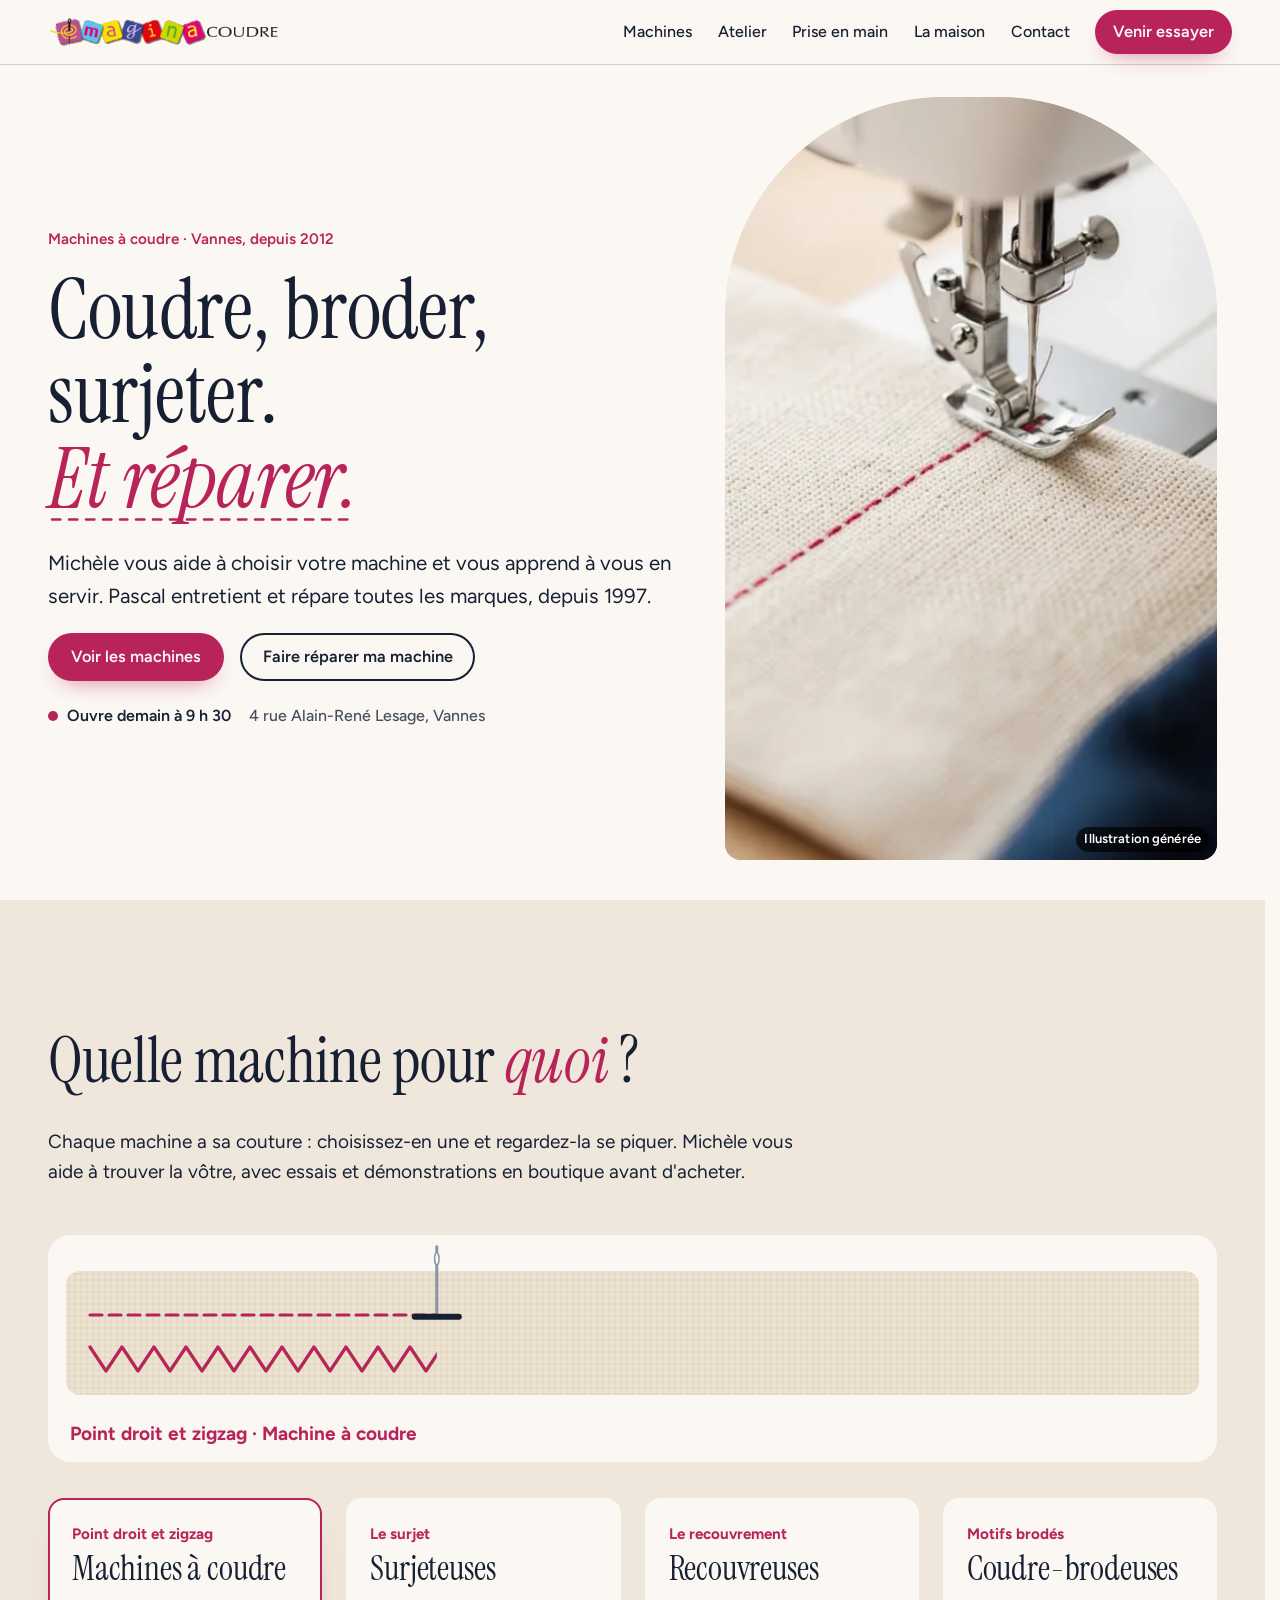
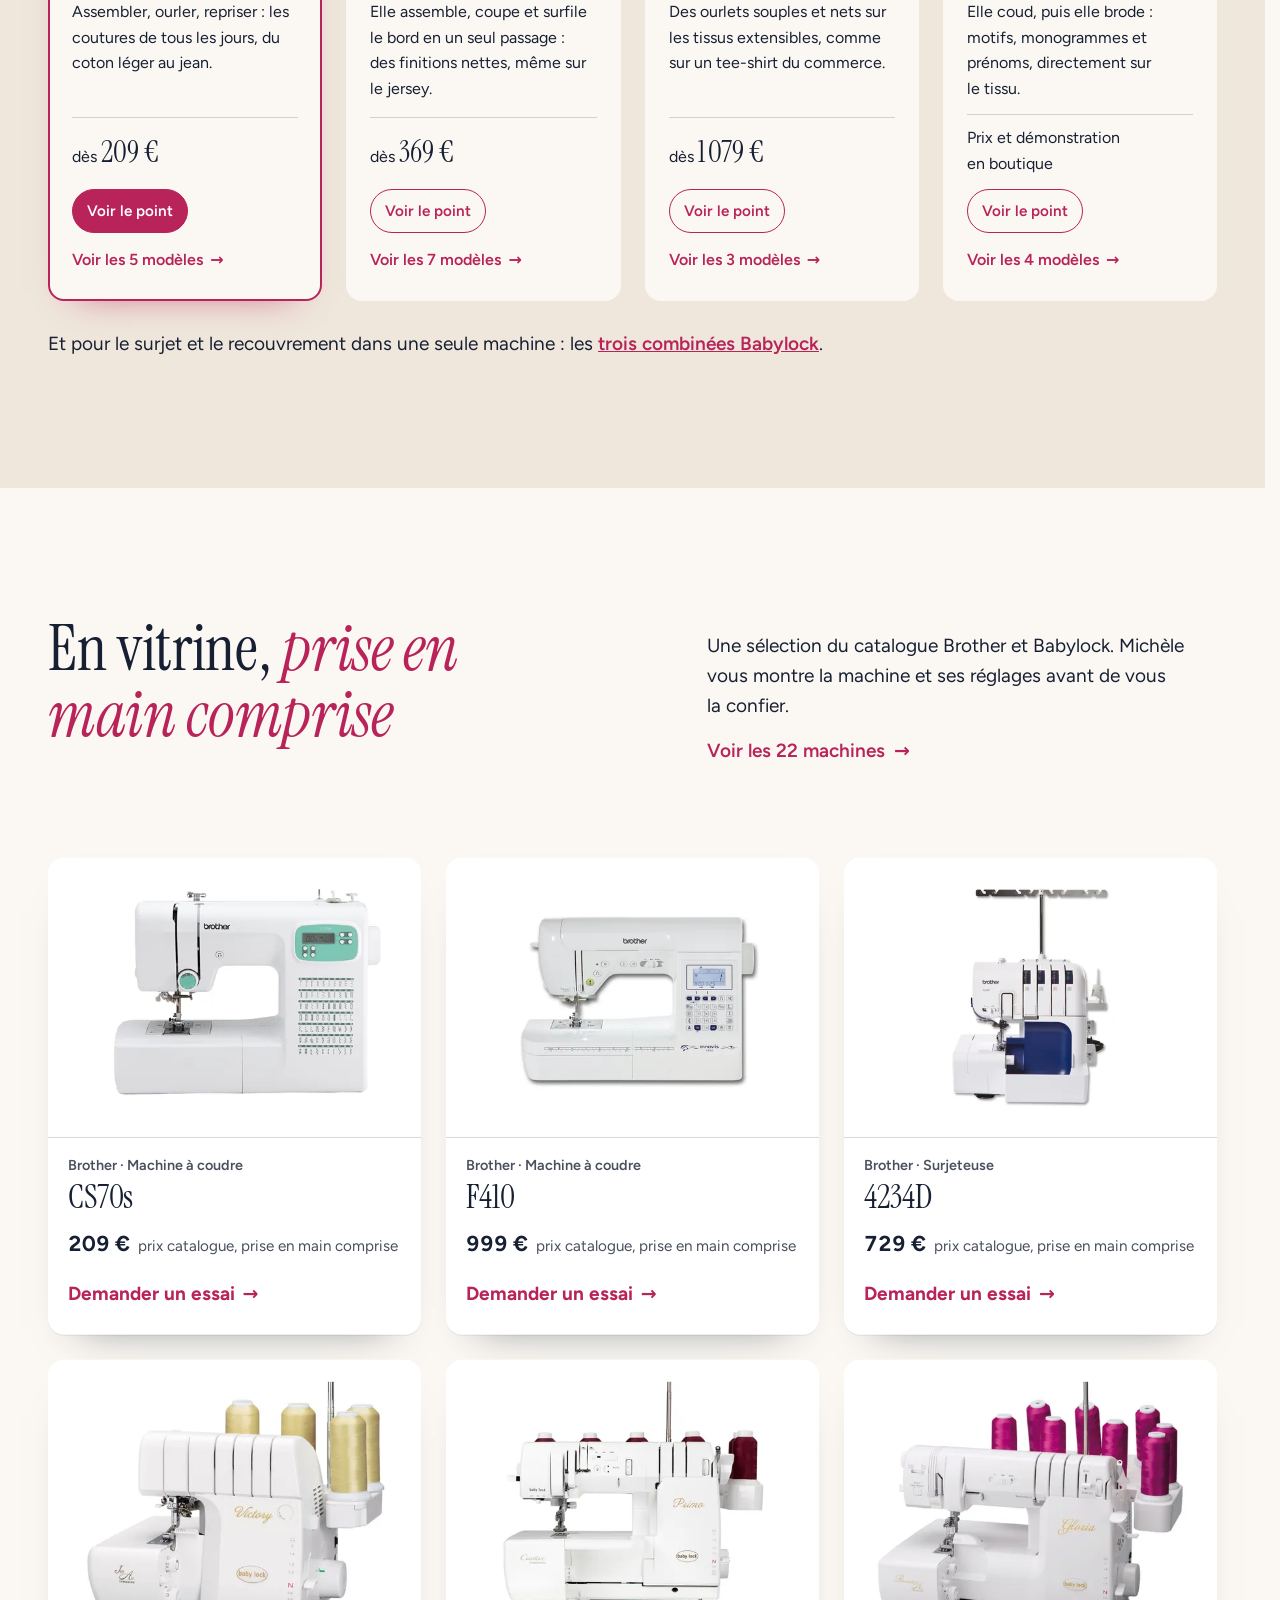
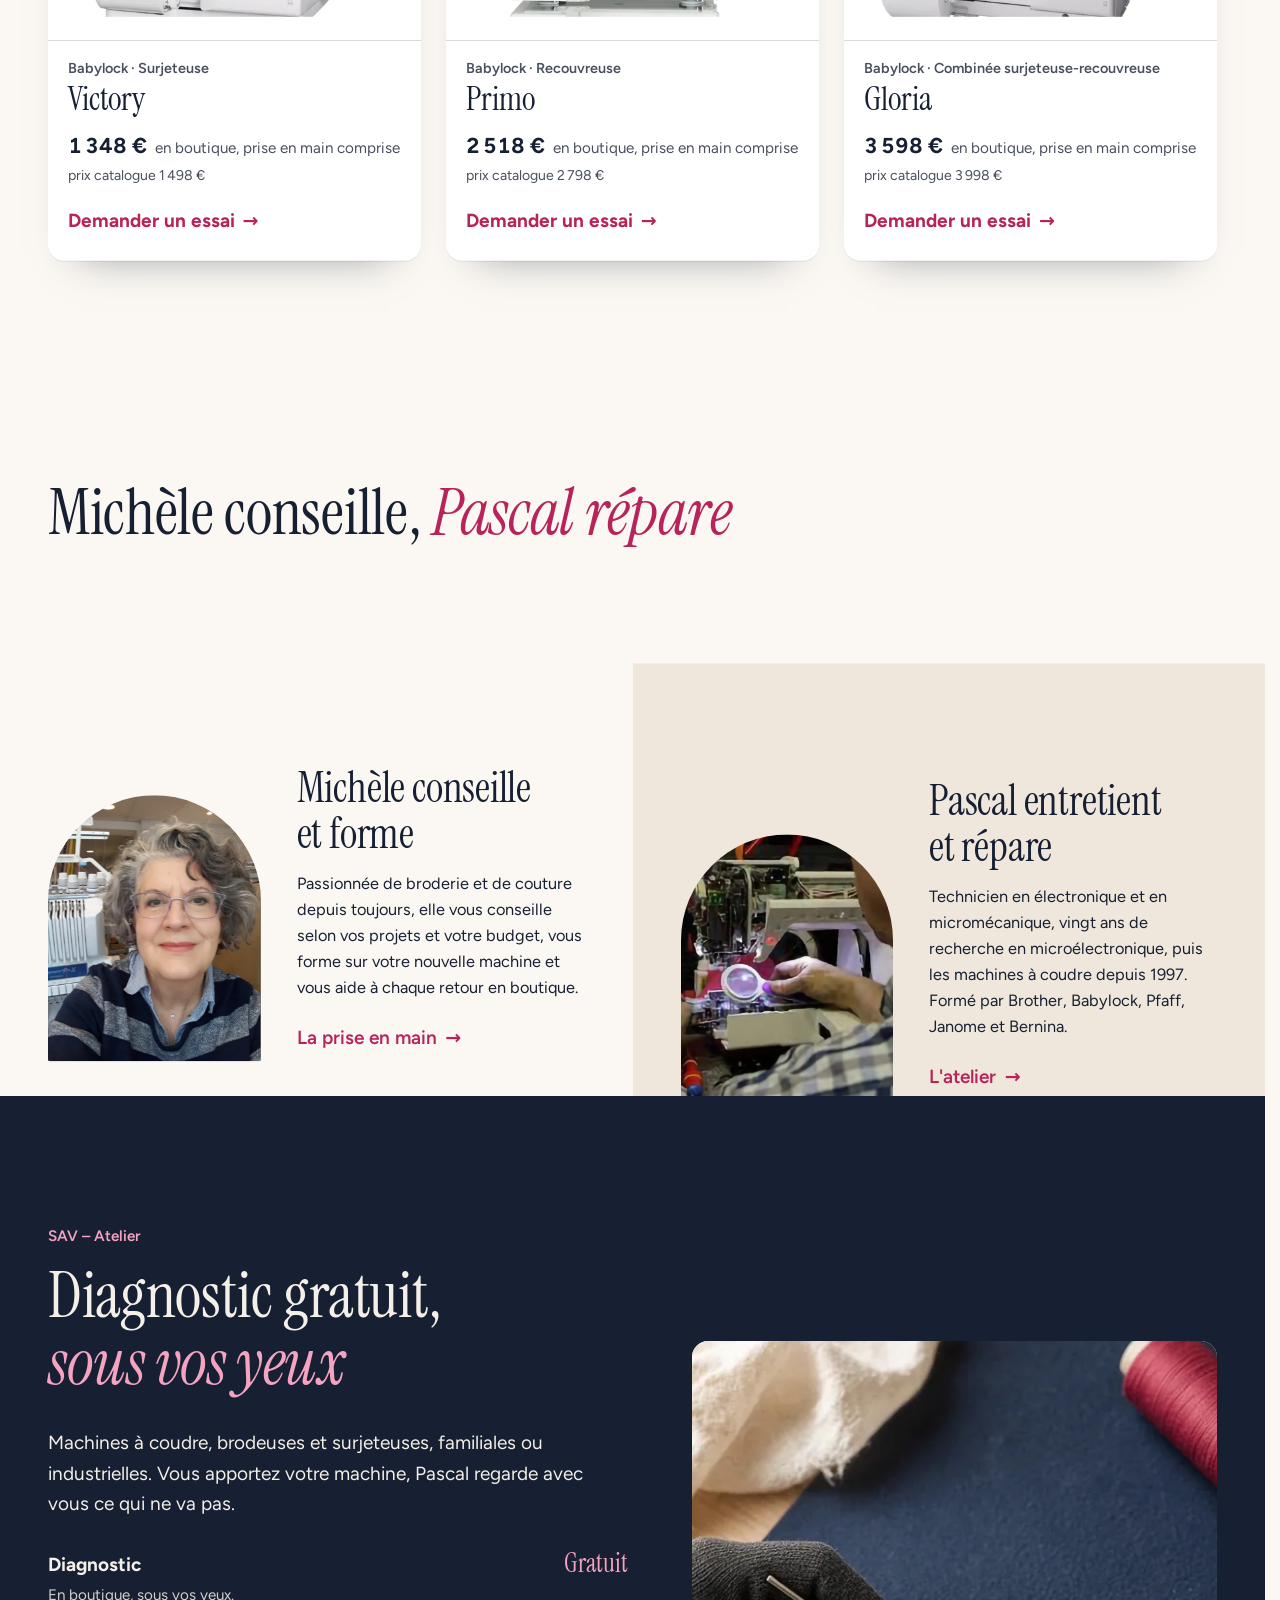
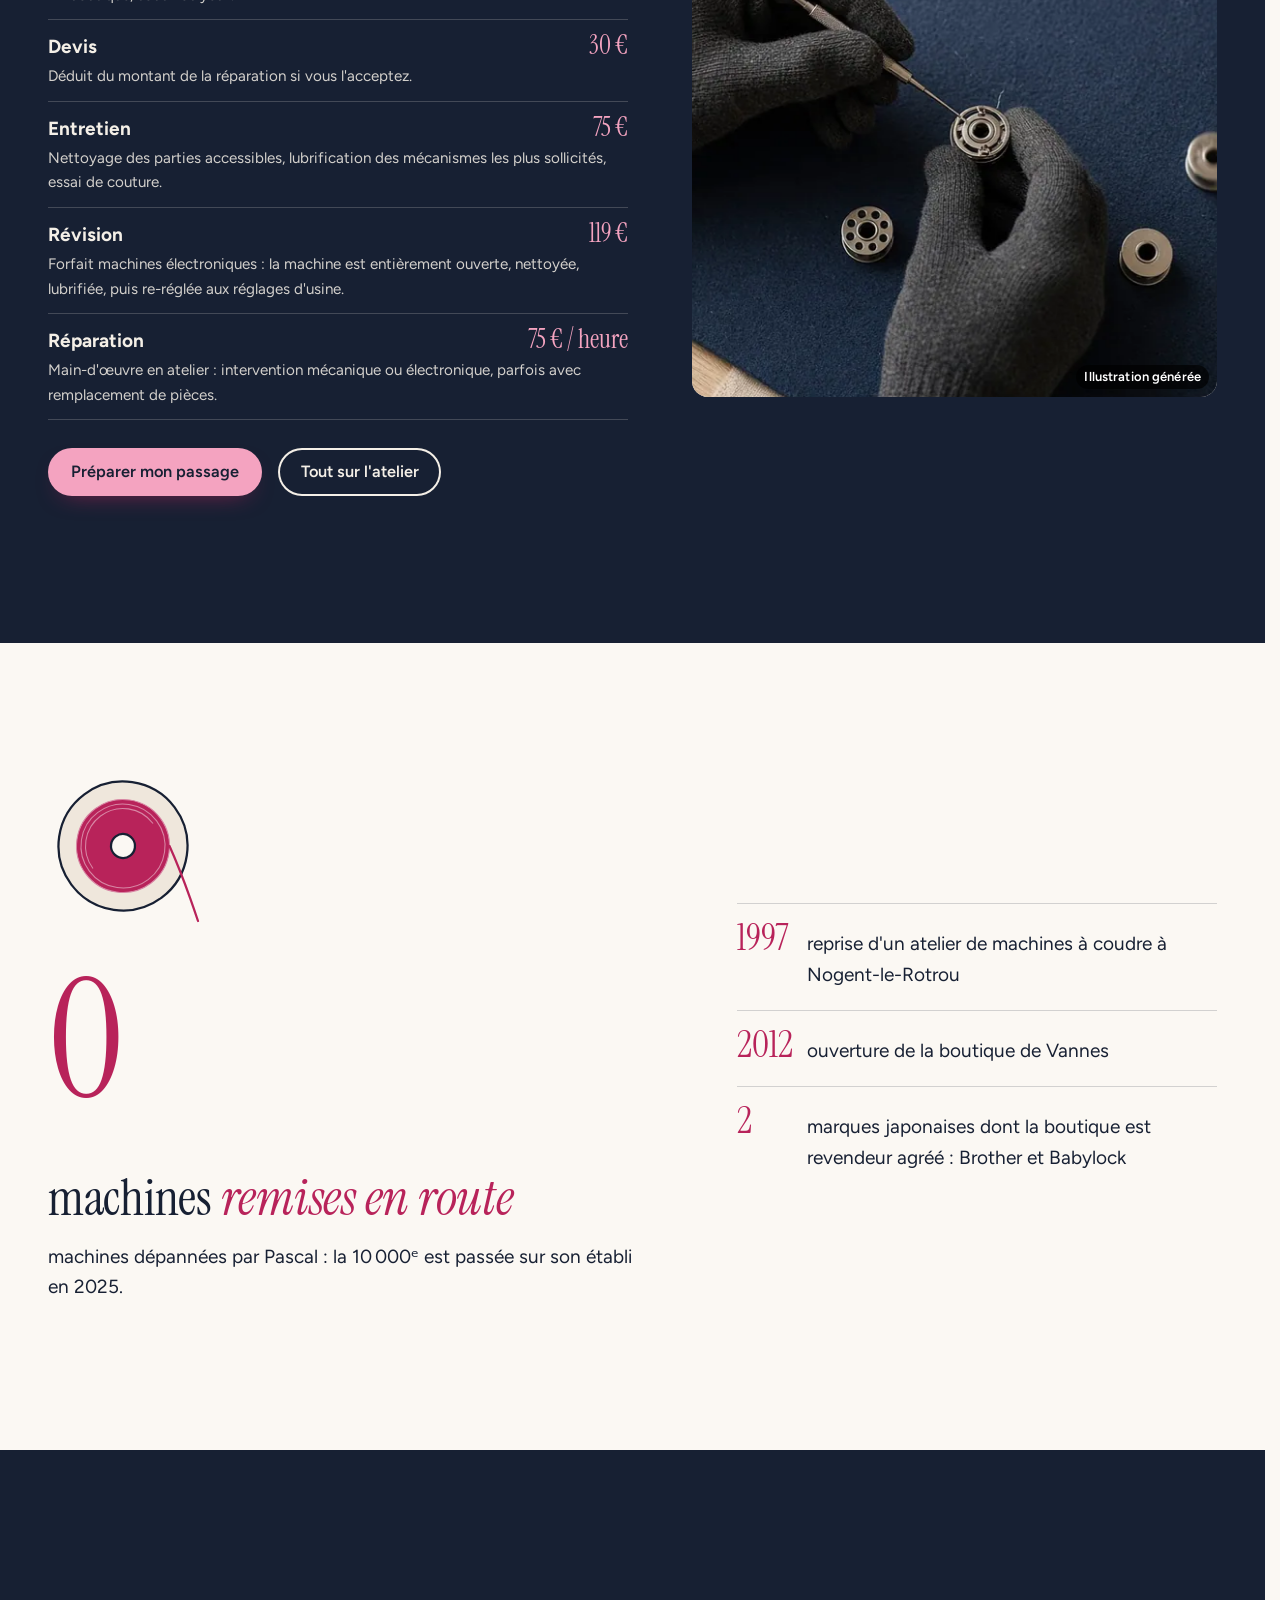
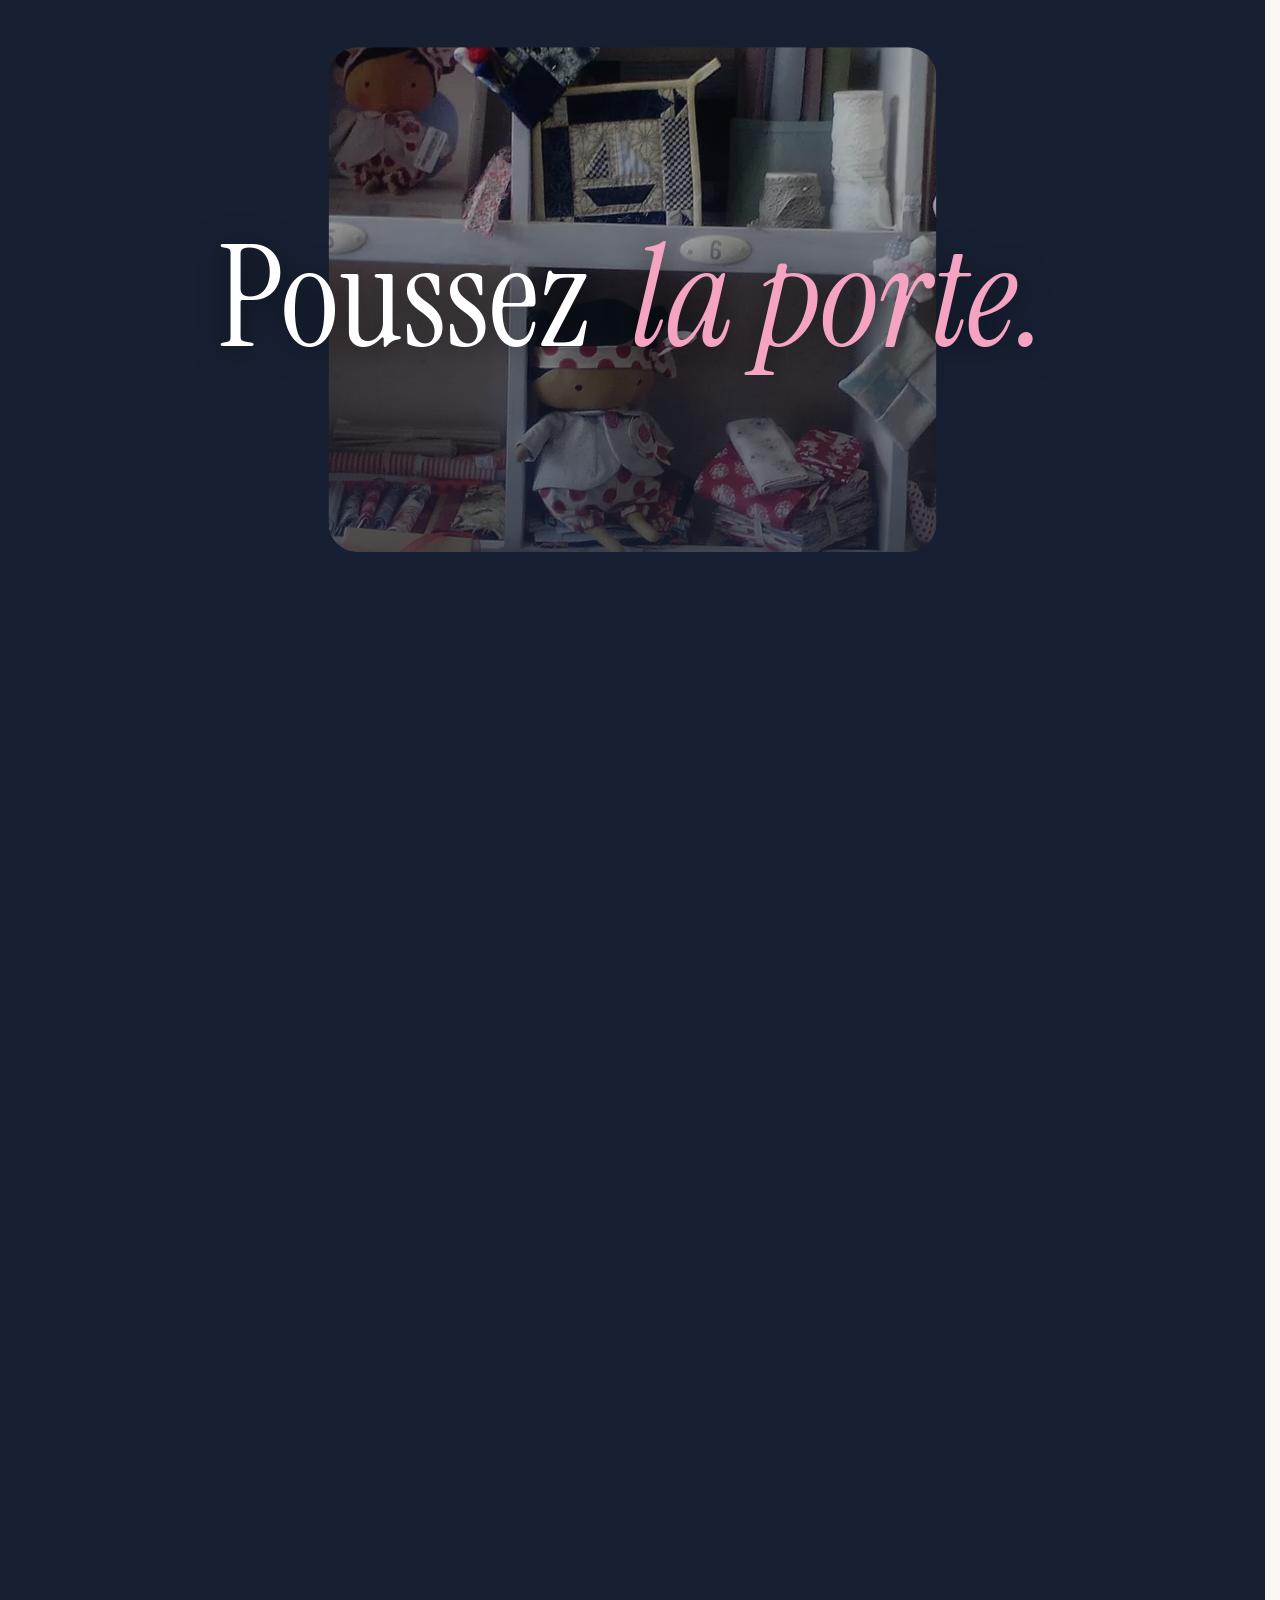
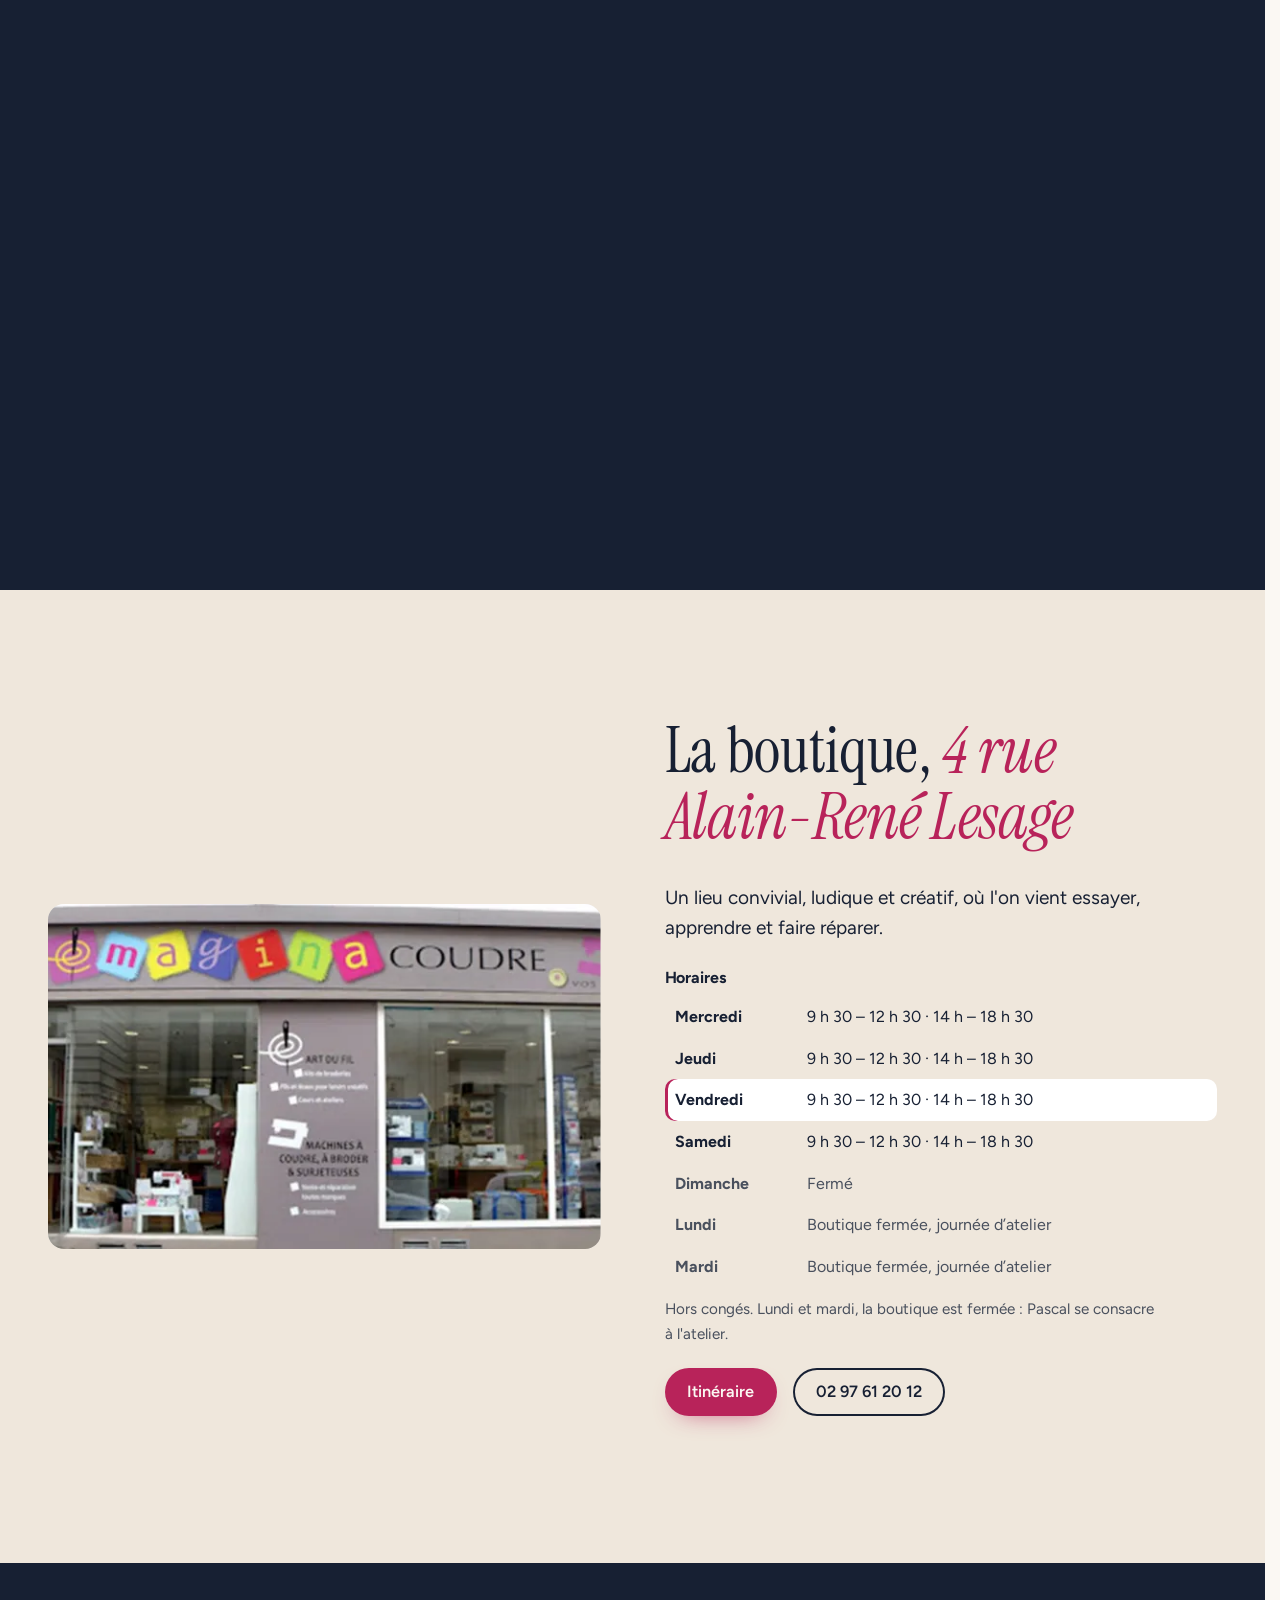
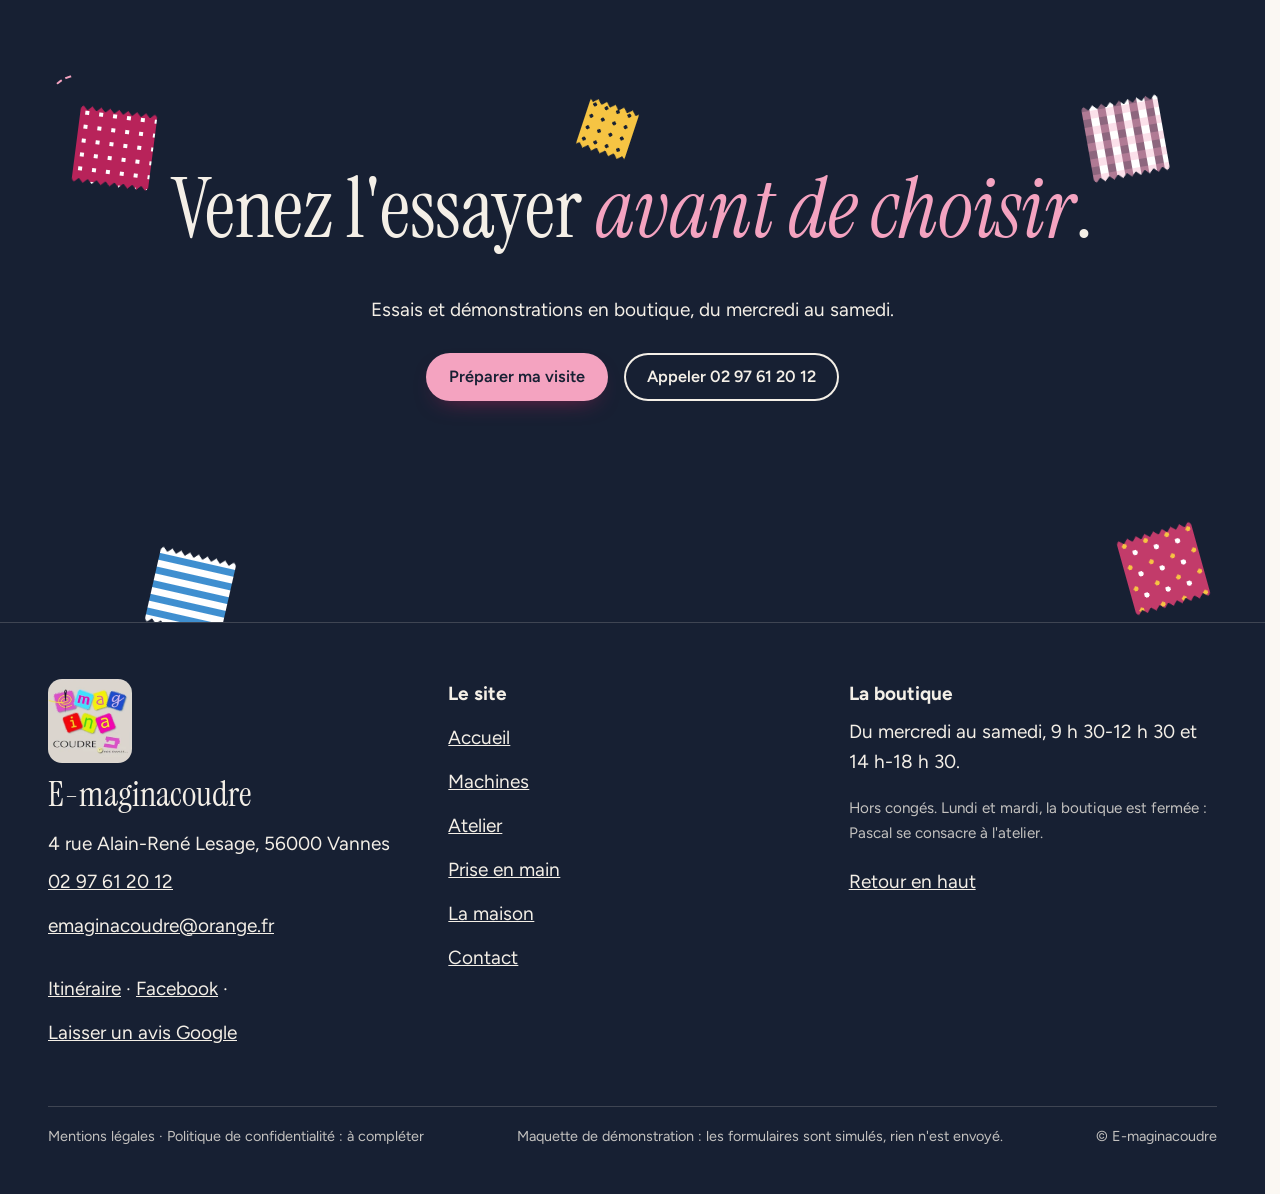
<file: index.html>
<!doctype html>
<html lang="fr" data-v="2">
<head>
<meta charset="utf-8">
<meta name="viewport" content="width=device-width, initial-scale=1, viewport-fit=cover">
<title>E-maginacoudre, machines à coudre à Vannes : vente, prise en main et réparation</title>
<meta name="description" content="Michèle et Pascal, spécialistes des machines à coudre, brodeuses, surjeteuses et recouvreuses Brother et Babylock à Vannes : conseil, essais, prise en main et atelier de réparation toutes marques.">
<meta name="robots" content="noindex, nofollow">
<link rel="canonical" href="https://emaginacoudre-maquette.vercel.app/">
<style>:root{--fond:#FBF8F3;--texte:#172033;--voile-fond:#172033;--ouverture-fond:#172033;--menu-fond:#172033}:root { --entete-h: 72px; --barres-h: 0px; } html { background: var(--fond); color: var(--texte); scrollbar-gutter: stable; } body { margin: 0; background: var(--fond); } html.js:not(.secours):not([data-arrivee="retour"]) [data-anime] { opacity: 0; } html.js:not(.secours):not([data-arrivee="retour"]) [data-anime].vu { opacity: 1; } [data-voile] { position: fixed; inset: 0; z-index: 900; background: var(--voile-fond); transform: translateY(100%); visibility: hidden; pointer-events: none; } html[data-arrivee="voile"]:not(.voile-leve):not(.secours) [data-voile] { transform: none; visibility: visible; } html.secours [data-voile] { visibility: hidden !important; } .ouverture-panneau { position: fixed; inset: 0; z-index: 850; display: none; place-content: center; justify-items: center; background: var(--ouverture-fond, var(--voile-fond)); color: var(--fond); text-align: center; } html.js[data-arrivee="intro"]:not(.secours):not(.intro-finie) .ouverture-panneau { display: grid; } html.defilement-bloque, html.defilement-bloque body, html.js[data-arrivee="intro"]:not(.secours):not(.intro-finie), html.js[data-arrivee="intro"]:not(.secours):not(.intro-finie) body, html[data-arrivee="voile"]:not(.voile-leve):not(.secours), html[data-arrivee="voile"]:not(.voile-leve):not(.secours) body { overflow: hidden; } html.js[data-arrivee="intro"]:not(.secours):not(.intro-finie) { background-color: var(--ouverture-fond, var(--voile-fond)); } html[data-arrivee="voile"]:not(.voile-leve):not(.secours) { background-color: var(--voile-fond); }</style>
<script>(function () {
var d = document.documentElement, ss = null, ls = null;
try { ss = window.sessionStorage; ls = window.localStorage; } catch (e) {}
d.classList.add('js');
var nav = performance.getEntriesByType ? performance.getEntriesByType('navigation')[0] : null;
var type = nav ? nav.type : 'navigate';
var depart = null;
try { depart = JSON.parse(ss.getItem('socle:depart') || 'null'); ss.removeItem('socle:depart'); } catch (e) {}
if (depart && !(Date.now() - depart.t < 15000)) depart = null;
var mode = type === 'back_forward' ? 'retour' : type === 'reload' ? 'intro' : depart ? 'voile' : 'intro';
d.setAttribute('data-arrivee', mode);
if (mode === 'voile' && depart.couleur) d.style.setProperty('--voile-fond', depart.couleur);
if (type === 'reload' && 'scrollRestoration' in history) {
history.scrollRestoration = 'manual';
}
try {
var choisie = ls && ls.getItem('socle:langue');
var langue = (d.lang || '').slice(0, 2);
if (choisie && choisie !== langue && type === 'navigate' && !depart) {
var alt = document.querySelector('link[rel="alternate"][hreflang="' + choisie + '"]');
if (alt) location.replace(new URL(alt.href).pathname + location.search + location.hash);
}
} catch (e) {}
setTimeout(function () { if (!d.classList.contains('demarre')) d.classList.add('secours'); }, 2000);
})();</script>
<link rel="preload" href="/assets/polices/instrument-serif-400.woff2" as="font" type="font/woff2" crossorigin>
<link rel="preload" href="/assets/polices/figtree-variable.woff2" as="font" type="font/woff2" crossorigin>
<link rel="stylesheet" href="/assets/css/socle.css?v=2">
<link rel="stylesheet" href="/assets/css/site.css?v=2">
<link rel="modulepreload" href="/assets/js/site.js?v=2">
<link rel="modulepreload" href="/assets/js/socle/index.js?v=2">
<script src="/assets/vendor/gsap.min.js" defer></script>
<script src="/assets/vendor/ScrollTrigger.min.js" defer></script>
<script src="/assets/vendor/SplitText.min.js" defer></script>
<script type="module" src="/assets/js/site.js?v=2"></script>
<meta name="theme-color" content="#FBF8F3">
<link rel="icon" href="/assets/images/favicon.svg" type="image/svg+xml">
<link rel="apple-touch-icon" href="/assets/images/apple-touch-icon.png">
<meta property="og:type" content="website">
<meta property="og:site_name" content="E-maginacoudre">
<meta property="og:locale" content="fr_FR">
<meta property="og:title" content="E-maginacoudre, machines à coudre à Vannes : vente, prise en main et réparation">
<meta property="og:description" content="Michèle et Pascal, spécialistes des machines à coudre, brodeuses, surjeteuses et recouvreuses Brother et Babylock à Vannes : conseil, essais, prise en main et atelier de réparation toutes marques.">
<meta property="og:url" content="https://emaginacoudre-maquette.vercel.app/">
<meta property="og:image" content="https://emaginacoudre-maquette.vercel.app/assets/partage/accueil-fr.jpg">
<meta property="og:image:width" content="1200">
<meta property="og:image:height" content="630">
<meta property="og:image:alt" content="E-maginacoudre : coudre, broder, surjeter, et réparer. Machines à coudre à Vannes.">
<meta name="twitter:card" content="summary_large_image">
<script type="application/ld+json">{"@context":"https://schema.org","@type":"Store","name":"E-maginacoudre","description":"Vente et réparation de machines à coudre, brodeuses, surjeteuses et recouvreuses Brother et Babylock.","url":"https://www.emaginacoudre.fr","telephone":"+33 2 97 61 20 12","email":"emaginacoudre@orange.fr","foundingDate":"2012","address":{"@type":"PostalAddress","streetAddress":"4 rue Alain-René Lesage","postalCode":"56000","addressLocality":"Vannes","addressCountry":"FR"},"openingHoursSpecification":[{"@type":"OpeningHoursSpecification","dayOfWeek":["Wednesday","Thursday","Friday","Saturday"],"opens":"09:30","closes":"12:30"},{"@type":"OpeningHoursSpecification","dayOfWeek":["Wednesday","Thursday","Friday","Saturday"],"opens":"14:00","closes":"18:30"}],"brand":[{"@type":"Brand","name":"Brother"},{"@type":"Brand","name":"Babylock"}],"sameAs":["https://www.facebook.com/E-maginacoudre-1594245230788176/"]}</script>
</head>
<body id="haut">
<div data-voile data-forme="vague" aria-hidden="true"><svg class="voile-vague voile-vague--haut" viewBox="0 0 1440 120" preserveAspectRatio="none" aria-hidden="true"><path d="M0 120 C 240 20 480 20 720 70 S 1200 130 1440 40 V 120 H 0 Z"/></svg><svg class="voile-vague voile-vague--bas" viewBox="0 0 1440 120" preserveAspectRatio="none" aria-hidden="true"><path d="M0 0 C 240 100 480 100 720 50 S 1200 -10 1440 80 V 0 H 0 Z"/></svg><div class="voile-contenu"><img class="voile-logo" src="/assets/images/logo-carre.webp" alt="" width="240" height="240"><span data-voile-libelle>Accueil</span></div></div>
<div class="ouverture-panneau" data-ouverture aria-hidden="true">
  <img class="ouverture-logo" src="/assets/images/logo-carre.webp" alt="" width="240" height="240" data-ouverture-objet>
  <p class="ouverture-nom">E-maginacoudre</p>
  <span class="ouverture-trait"></span>
  <p class="ouverture-ligne">Machines à coudre · Vannes</p>
</div>
<a class="evitement" href="#contenu">Aller au contenu</a>
<header data-entete>
  <div class="entete-rangee">
    <a class="entete-logo" aria-label="E-maginacoudre, accueil" href="/" data-libelle="Accueil" aria-current="page">
      <img class="logo-entete" src="/assets/images/logo-entete.webp" alt="E-maginacoudre" width="633" height="84">
    </a>
    <nav data-nav aria-label="Navigation principale">
      <ul><li><a href="/machines" data-libelle="Machines">Machines</a></li><li><a href="/atelier" data-libelle="Atelier">Atelier</a></li><li><a href="/prise-en-main" data-libelle="Prise en main">Prise en main</a></li><li><a href="/la-maison" data-libelle="La maison">La maison</a></li><li><a href="/contact" data-libelle="Contact">Contact</a></li></ul>
    </nav>
    <div class="entete-actions">
      <a class="bouton" href="/contact?sujet=essai#demande" data-libelle="Contact">Venir essayer</a>
      <button type="button" data-menu-bouton aria-controls="menu" aria-expanded="false" data-libelle-ouvrir="Menu" data-libelle-fermer="Fermer"><span data-libelle-bouton>Menu</span></button>
      <a class="menu-sansjs" href="#menu" data-menu-lien>Menu</a>
    </div>
  </div>
</header>
<script>/* Avant le premier affichage : rangées de la navigation (même règle que ajusterNav dans assets/js/socle/entete.js)
   et hauteur réelle de l'en-tête, pour que rien ne saute quand le JavaScript du site prend la main. */
(function () {
  var h = document.documentElement, u = document.querySelector('[data-nav] ul'), e = document.querySelector('[data-entete]');
  if (u) {
    var deborde = function () { return u.scrollWidth > u.clientWidth + 1; }, c = deborde();
    if (c && window.matchMedia('(min-width: 900px)').matches) {
      h.classList.add('nav-deux-rangees'); c = deborde();
      if (c) { h.classList.add('nav-deux-lignes'); var a = u.querySelector('a'); c = !a || u.getBoundingClientRect().height > a.getBoundingClientRect().height * 2.5; }
      if (c) h.classList.remove('nav-deux-rangees', 'nav-deux-lignes');
    }
    if (c) h.classList.add('nav-compacte');
  }
  if (e) h.style.setProperty('--entete-h', Math.round(e.getBoundingClientRect().height) + 'px');
})();</script>
<span id="menu-ferme" aria-hidden="true"></span>
<div id="menu" data-menu role="dialog" aria-modal="true" aria-label="Menu">
  <p class="menu-sansjs-fermer"><a href="#menu-ferme">Fermer</a></p>
  <ul><li style="--i:0"><a href="/" class="menu-lien" data-libelle="Accueil" aria-current="page">Accueil</a></li><li style="--i:1"><a href="/machines" class="menu-lien" data-libelle="Machines">Machines</a></li><li style="--i:2"><a href="/atelier" class="menu-lien" data-libelle="Atelier">Atelier</a></li><li style="--i:3"><a href="/prise-en-main" class="menu-lien" data-libelle="Prise en main">Prise en main</a></li><li style="--i:4"><a href="/la-maison" class="menu-lien" data-libelle="La maison">La maison</a></li><li style="--i:5"><a href="/contact" class="menu-lien" data-libelle="Contact">Contact</a></li></ul>
  <p><a class="bouton" href="tel:+33297612012">Appeler 02 97 61 20 12</a></p>
</div>
<main id="contenu" tabindex="-1">
<section class="ouv-accueil" id="debut">
  <div class="ouv-accueil-texte">
    <p class="surtitre masque-ecran-tres-bas" data-anime="gsap" data-intro>Machines à coudre · Vannes, depuis 2012</p>
    <h1 class="ouv-accueil-titre">
      <span class="ligne-masque"><span class="hero-ligne">Coudre, broder, surjeter.</span></span>
      <span class="ligne-masque"><span class="hero-ligne"><em class="mot-couture" data-effet="couture-titre">Et réparer.</em></span></span>
    </h1>
    <p class="ouv-accueil-intro masque-ecran-tres-bas" data-anime="gsap" data-intro>Michèle vous aide à choisir votre machine et vous apprend à vous en servir. Pascal entretient et répare toutes les marques, depuis 1997.</p>
    <p class="ouv-actions" data-anime="gsap" data-intro>
      <a href="/machines" class="bouton" data-libelle="Machines" data-action-principale data-survol="magnetique">Voir les machines</a>
      <a href="/atelier" class="bouton bouton--contour" data-libelle="Atelier">Faire réparer ma machine</a>
    </p>
    <p class="info-cle" data-info-cle data-anime="gsap" data-intro><span class="statut" data-statut><span class="statut-point" aria-hidden="true"></span><span data-statut-texte>Du mercredi au samedi, 9 h 30-12 h 30 et 14 h-18 h 30</span></span><span class="info-adresse">4 rue Alain-René Lesage, Vannes</span></p>
  </div>
  <figure class="media ouv-accueil-media" data-grok data-fx="parallaxe" data-fx-force="6" data-iris-centre style="--cadrage:55% 55%">
  <picture><source media="(max-width: 760px) and (orientation: portrait)" srcset="/assets/images/grok/accueil-ouverture-mobile-640.webp 640w, /assets/images/grok/accueil-ouverture-mobile-1080.webp 1080w" sizes="(max-width: 760px) 100vw, 46vw">
    <img src="/assets/images/grok/accueil-ouverture-1280.webp" srcset="/assets/images/grok/accueil-ouverture-640.webp 640w, /assets/images/grok/accueil-ouverture-1280.webp 1280w, /assets/images/grok/accueil-ouverture-1920.webp 1920w" sizes="(max-width: 760px) 100vw, 46vw" alt="Aiguille d&#39;une machine à coudre piquant une couture framboise dans du lin" width="1280" height="1600" fetchpriority="high" loading="eager" decoding="async">
  </picture><figcaption class="mention-ia">Illustration générée</figcaption>
</figure>
</section>
<section class="points fond-sable" id="quelle-machine">
  <div class="conteneur">
    <div class="tete-section">
      <h2 data-anime="lignes">Quelle machine pour <em>quoi</em> ?</h2>
      <p data-anime>Chaque machine a sa couture : choisissez-en une et regardez-la se piquer. Michèle vous aide à trouver la vôtre, avec essais et démonstrations en boutique avant d&#39;acheter.</p>
    </div>
    <div class="banc" data-banc>
      <svg class="banc-tissu" data-banc-svg role="img" aria-label="Bande de tissu où se coud le point de la machine choisie" data-visuel>
        <defs>
          <pattern id="trame" width="6" height="6" patternUnits="userSpaceOnUse"><rect width="6" height="6" fill="#EDE3D3"/><path d="M0 3h6M3 0v6" stroke="#E2D5C1" stroke-width="1"/></pattern>
          <clipPath id="banc-clip"><rect data-banc-revele x="0" y="0" width="0" height="200"/></clipPath>
        </defs>
        <rect data-banc-fond x="0" y="18" width="1200" height="124" rx="14" fill="url(#trame)"/>
        <g clip-path="url(#banc-clip)" data-banc-points></g>
        <g class="banc-aiguille" data-banc-aiguille data-effet="banc-essai"><path d="M0 -60 V 6" class="banc-tige"/><ellipse cx="0" cy="-48" rx="2.2" ry="6" class="banc-chas"/><path d="M-22 10 h44" class="banc-pied"/></g>
      </svg>
      <p class="banc-legende" data-banc-legende aria-live="polite">Point droit et zigzag · Machine à coudre</p>
    </div>
    <ul class="points-grille" data-anime="cascade">
      <li class="point-carte" data-point="coudre" data-point-nom="Point droit et zigzag · Machine à coudre">
        <p class="point-nom">Point droit et zigzag</p>
        <h3>Machines à coudre</h3>
        <p>Assembler, ourler, repriser : les coutures de tous les jours, du coton léger au jean.</p>
        <p class="point-prix" data-prix>dès <strong>209 €</strong></p>
        <p class="point-actions">
          <button type="button" class="point-essai" data-point-essai aria-pressed="false">Voir le point<span class="visuellement-cache"> : Point droit et zigzag</span></button>
          <a href="/machines?type=coudre#catalogue" class="lien-fleche" data-libelle="Machines">Voir les 5 modèles</a>
        </p>
      </li><li class="point-carte" data-point="surjeteuse" data-point-nom="Le surjet · Surjeteuse">
        <p class="point-nom">Le surjet</p>
        <h3>Surjeteuses</h3>
        <p>Elle assemble, coupe et surfile le bord en un seul passage : des finitions nettes, même sur le jersey.</p>
        <p class="point-prix" data-prix>dès <strong>369 €</strong></p>
        <p class="point-actions">
          <button type="button" class="point-essai" data-point-essai aria-pressed="false">Voir le point<span class="visuellement-cache"> : Le surjet</span></button>
          <a href="/machines?type=surjeteuse#catalogue" class="lien-fleche" data-libelle="Machines">Voir les 7 modèles</a>
        </p>
      </li><li class="point-carte" data-point="recouvreuse" data-point-nom="Le recouvrement · Recouvreuse">
        <p class="point-nom">Le recouvrement</p>
        <h3>Recouvreuses</h3>
        <p>Des ourlets souples et nets sur les tissus extensibles, comme sur un tee-shirt du commerce.</p>
        <p class="point-prix" data-prix>dès <strong>1 079 €</strong></p>
        <p class="point-actions">
          <button type="button" class="point-essai" data-point-essai aria-pressed="false">Voir le point<span class="visuellement-cache"> : Le recouvrement</span></button>
          <a href="/machines?type=recouvreuse#catalogue" class="lien-fleche" data-libelle="Machines">Voir les 3 modèles</a>
        </p>
      </li><li class="point-carte" data-point="brodeuse" data-point-nom="Motifs brodés · Coudre-brodeuse">
        <p class="point-nom">Motifs brodés</p>
        <h3>Coudre-brodeuses</h3>
        <p>Elle coud, puis elle brode : motifs, monogrammes et prénoms, directement sur le tissu.</p>
        <p class="point-prix" data-prix>Prix et démonstration en boutique</p>
        <p class="point-actions">
          <button type="button" class="point-essai" data-point-essai aria-pressed="false">Voir le point<span class="visuellement-cache"> : Motifs brodés</span></button>
          <a href="/machines?type=brodeuse#catalogue" class="lien-fleche" data-libelle="Machines">Voir les 4 modèles</a>
        </p>
      </li>
    </ul>
    <p class="points-note" data-anime>Et pour le surjet et le recouvrement dans une seule machine : les <a href="/machines?type=combinee#catalogue">trois combinées Babylock</a>.</p>
  </div>
</section>
<section class="vitrine" id="vitrine">
  <div class="conteneur">
    <div class="tete-section tete-section--ligne">
      <h2 data-anime="lignes">En vitrine, <em>prise en main comprise</em></h2>
      <div>
        <p data-anime>Une sélection du catalogue Brother et Babylock. Michèle vous montre la machine et ses réglages avant de vous la confier.</p>
        <p data-anime><a href="/machines#catalogue" class="lien-fleche" data-libelle="Machines">Voir les 22 machines</a></p>
      </div>
    </div>
    <ul class="vitrine-grille" data-anime="cascade">
      <li data-fx="vitesse" data-fx-force="2"><article class="machine" data-type="coudre" data-marque="brother" id="m-brother-cs70s">
    <figure class="media machine-media" data-contain style="--cadrage:50% 50%">
  <picture>
    <img src="/assets/images/machines/brother-cs70s-960.webp" srcset="/assets/images/machines/brother-cs70s-480.webp 480w, /assets/images/machines/brother-cs70s-640.webp 640w, /assets/images/machines/brother-cs70s-960.webp 960w" sizes="(max-width: 760px) 50vw, 25vw" alt="Brother CS70s, machine à coudre" width="960" height="720" loading="lazy" decoding="async">
  </picture>
</figure>
    <div class="machine-corps">
      <p class="machine-marque">Brother · Machine à coudre</p>
      <h3 class="machine-nom">CS70s</h3>
      <p class="prix" data-prix><strong>209 €</strong> <span>prix catalogue, prise en main comprise</span></p>
      <a href="/contact?sujet=essai&amp;machine=brother-cs70s#demande" class="machine-essai" data-libelle="Contact"><span class="essai-long">Demander un essai</span><span class="essai-court">Essayer</span><span class="visuellement-cache"> : Brother CS70s</span></a>
    </div>
  </article></li><li data-fx="vitesse" data-fx-force="2"><article class="machine" data-type="coudre" data-marque="brother" id="m-brother-f410">
    <figure class="media machine-media" data-contain style="--cadrage:50% 50%">
  <picture>
    <img src="/assets/images/machines/brother-f410-960.webp" srcset="/assets/images/machines/brother-f410-480.webp 480w, /assets/images/machines/brother-f410-640.webp 640w, /assets/images/machines/brother-f410-960.webp 960w" sizes="(max-width: 760px) 50vw, 25vw" alt="Brother F410, machine à coudre" width="960" height="720" loading="lazy" decoding="async">
  </picture>
</figure>
    <div class="machine-corps">
      <p class="machine-marque">Brother · Machine à coudre</p>
      <h3 class="machine-nom">F410</h3>
      <p class="prix" data-prix><strong>999 €</strong> <span>prix catalogue, prise en main comprise</span></p>
      <a href="/contact?sujet=essai&amp;machine=brother-f410#demande" class="machine-essai" data-libelle="Contact"><span class="essai-long">Demander un essai</span><span class="essai-court">Essayer</span><span class="visuellement-cache"> : Brother F410</span></a>
    </div>
  </article></li><li data-fx="vitesse" data-fx-force="2"><article class="machine" data-type="surjeteuse" data-marque="brother" id="m-brother-4234d">
    <figure class="media machine-media" data-contain style="--cadrage:50% 50%">
  <picture>
    <img src="/assets/images/machines/brother-4234d-960.webp" srcset="/assets/images/machines/brother-4234d-480.webp 480w, /assets/images/machines/brother-4234d-640.webp 640w, /assets/images/machines/brother-4234d-960.webp 960w" sizes="(max-width: 760px) 50vw, 25vw" alt="Brother 4234D, surjeteuse" width="960" height="720" loading="lazy" decoding="async">
  </picture>
</figure>
    <div class="machine-corps">
      <p class="machine-marque">Brother · Surjeteuse</p>
      <h3 class="machine-nom">4234D</h3>
      <p class="prix" data-prix><strong>729 €</strong> <span>prix catalogue, prise en main comprise</span></p>
      <a href="/contact?sujet=essai&amp;machine=brother-4234d#demande" class="machine-essai" data-libelle="Contact"><span class="essai-long">Demander un essai</span><span class="essai-court">Essayer</span><span class="visuellement-cache"> : Brother 4234D</span></a>
    </div>
  </article></li><li data-fx="vitesse" data-fx-force="2"><article class="machine" data-type="surjeteuse" data-marque="babylock" id="m-babylock-victory">
    <figure class="media machine-media" data-contain style="--cadrage:50% 50%">
  <picture>
    <img src="/assets/images/machines/babylock-victory-960.webp" srcset="/assets/images/machines/babylock-victory-480.webp 480w, /assets/images/machines/babylock-victory-640.webp 640w, /assets/images/machines/babylock-victory-960.webp 960w" sizes="(max-width: 760px) 50vw, 25vw" alt="Babylock Victory, surjeteuse" width="960" height="720" loading="lazy" decoding="async">
  </picture>
</figure>
    <div class="machine-corps">
      <p class="machine-marque">Babylock · Surjeteuse</p>
      <h3 class="machine-nom">Victory</h3>
      <p class="prix" data-prix><strong>1 348 €</strong> <span>en boutique, prise en main comprise</span><span class="prix-avant">prix catalogue 1 498 €</span></p>
      <a href="/contact?sujet=essai&amp;machine=babylock-victory#demande" class="machine-essai" data-libelle="Contact"><span class="essai-long">Demander un essai</span><span class="essai-court">Essayer</span><span class="visuellement-cache"> : Babylock Victory</span></a>
    </div>
  </article></li><li data-fx="vitesse" data-fx-force="2"><article class="machine" data-type="recouvreuse" data-marque="babylock" id="m-babylock-primo">
    <figure class="media machine-media" data-contain style="--cadrage:50% 50%">
  <picture>
    <img src="/assets/images/machines/babylock-primo-960.webp" srcset="/assets/images/machines/babylock-primo-480.webp 480w, /assets/images/machines/babylock-primo-640.webp 640w, /assets/images/machines/babylock-primo-960.webp 960w" sizes="(max-width: 760px) 50vw, 25vw" alt="Babylock Primo, recouvreuse" width="960" height="720" loading="lazy" decoding="async">
  </picture>
</figure>
    <div class="machine-corps">
      <p class="machine-marque">Babylock · Recouvreuse</p>
      <h3 class="machine-nom">Primo</h3>
      <p class="prix" data-prix><strong>2 518 €</strong> <span>en boutique, prise en main comprise</span><span class="prix-avant">prix catalogue 2 798 €</span></p>
      <a href="/contact?sujet=essai&amp;machine=babylock-primo#demande" class="machine-essai" data-libelle="Contact"><span class="essai-long">Demander un essai</span><span class="essai-court">Essayer</span><span class="visuellement-cache"> : Babylock Primo</span></a>
    </div>
  </article></li><li data-fx="vitesse" data-fx-force="2"><article class="machine" data-type="combinee" data-marque="babylock" id="m-babylock-gloria">
    <figure class="media machine-media" data-contain style="--cadrage:50% 50%">
  <picture>
    <img src="/assets/images/machines/babylock-gloria-960.webp" srcset="/assets/images/machines/babylock-gloria-480.webp 480w, /assets/images/machines/babylock-gloria-640.webp 640w, /assets/images/machines/babylock-gloria-960.webp 960w" sizes="(max-width: 760px) 50vw, 25vw" alt="Babylock Gloria, combinée surjeteuse-recouvreuse" width="960" height="720" loading="lazy" decoding="async">
  </picture>
</figure>
    <div class="machine-corps">
      <p class="machine-marque">Babylock · Combinée surjeteuse-recouvreuse</p>
      <h3 class="machine-nom">Gloria</h3>
      <p class="prix" data-prix><strong>3 598 €</strong> <span>en boutique, prise en main comprise</span><span class="prix-avant">prix catalogue 3 998 €</span></p>
      <a href="/contact?sujet=essai&amp;machine=babylock-gloria#demande" class="machine-essai" data-libelle="Contact"><span class="essai-long">Demander un essai</span><span class="essai-court">Essayer</span><span class="visuellement-cache"> : Babylock Gloria</span></a>
    </div>
  </article></li>
    </ul>
  </div>
</section>
<section class="duo" id="michele-et-pascal">
  <h2 class="duo-titre conteneur" data-anime="lignes">Michèle conseille, <em>Pascal répare</em></h2>
  <div class="duo-volets" data-effet="duo-volets">
    <article class="duo-volet duo-volet--michele">
      <figure class="media duo-media" style="--cadrage:50% 35%">
  <picture>
    <img src="/assets/images/michele-784.webp" srcset="/assets/images/michele-480.webp 480w, /assets/images/michele-640.webp 640w, /assets/images/michele-784.webp 784w" sizes="(max-width: 760px) 100vw, 40vw" alt="Michèle, qui conseille et forme à la boutique" width="784" height="980" loading="lazy" decoding="async">
  </picture>
</figure>
      <div class="duo-texte">
        <h3>Michèle conseille et forme</h3>
        <p>Passionnée de broderie et de couture depuis toujours, elle vous conseille selon vos projets et votre budget, vous forme sur votre nouvelle machine et vous aide à chaque retour en boutique.</p>
        <a href="/prise-en-main" class="lien-fleche" data-libelle="Prise en main">La prise en main</a>
      </div>
    </article>
    <article class="duo-volet duo-volet--pascal">
      <figure class="media duo-media" style="--cadrage:50% 40%">
  <picture>
    <img src="/assets/images/pascal-784.webp" srcset="/assets/images/pascal-480.webp 480w, /assets/images/pascal-640.webp 640w, /assets/images/pascal-784.webp 784w" sizes="(max-width: 760px) 100vw, 40vw" alt="Pascal à l&#39;établi de l&#39;atelier" width="784" height="981" loading="lazy" decoding="async">
  </picture>
</figure>
      <div class="duo-texte">
        <h3>Pascal entretient et répare</h3>
        <p>Technicien en électronique et en micromécanique, vingt ans de recherche en microélectronique, puis les machines à coudre depuis 1997. Formé par Brother, Babylock, Pfaff, Janome et Bernina.</p>
        <a href="/atelier" class="lien-fleche" data-libelle="Atelier">L&#39;atelier</a>
      </div>
    </article>
  </div>
</section>
<section class="atelier-bande fond-nuit" id="atelier">
  <div class="conteneur atelier-grille">
    <div>
      <p class="surtitre" data-anime>SAV – Atelier</p>
      <h2 data-anime="lignes">Diagnostic gratuit, <em>sous vos yeux</em></h2>
      <p data-anime>Machines à coudre, brodeuses et surjeteuses, familiales ou industrielles. Vous apportez votre machine, Pascal regarde avec vous ce qui ne va pas.</p>
      <ul class="tarifs-liste" data-anime="cascade">
        <li><span class="tarif-nom">Diagnostic</span><span class="tarif-prix" data-prix>Gratuit</span><span class="tarif-texte">En boutique, sous vos yeux.</span></li><li><span class="tarif-nom">Devis</span><span class="tarif-prix" data-prix>30 €</span><span class="tarif-texte">Déduit du montant de la réparation si vous l&#39;acceptez.</span></li><li><span class="tarif-nom">Entretien</span><span class="tarif-prix" data-prix>75 €</span><span class="tarif-texte">Nettoyage des parties accessibles, lubrification des mécanismes les plus sollicités, essai de couture.</span></li><li><span class="tarif-nom">Révision</span><span class="tarif-prix" data-prix>119 €</span><span class="tarif-texte">Forfait machines électroniques : la machine est entièrement ouverte, nettoyée, lubrifiée, puis re-réglée aux réglages d&#39;usine.</span></li><li><span class="tarif-nom">Réparation</span><span class="tarif-prix" data-prix>75 € / heure</span><span class="tarif-texte">Main-d&#39;œuvre en atelier : intervention mécanique ou électronique, parfois avec remplacement de pièces.</span></li>
      </ul>
      <p class="ouv-actions" data-anime>
        <a href="/contact?sujet=atelier#demande" class="bouton" data-libelle="Contact" data-survol="magnetique">Préparer mon passage</a>
        <a href="/atelier" class="bouton bouton--contour" data-libelle="Atelier">Tout sur l&#39;atelier</a>
      </p>
    </div>
    <figure class="media atelier-media" data-grok data-fx="zoom" style="--cadrage:50% 50%">
  <picture>
    <img src="/assets/images/grok/duo-pascal-784.webp" srcset="/assets/images/grok/duo-pascal-480.webp 480w, /assets/images/grok/duo-pascal-640.webp 640w, /assets/images/grok/duo-pascal-784.webp 784w" sizes="(max-width: 760px) 100vw, 44vw" alt="Réglage d&#39;un boîtier de canette avec un tournevis de précision" width="784" height="980" loading="lazy" decoding="async">
  </picture><figcaption class="mention-ia">Illustration générée</figcaption>
</figure>
  </div>
</section>
<section class="reperes" id="reperes">
  <div class="conteneur reperes-grille">
    <div class="reperes-chiffre">
      <svg class="bobine" viewBox="0 0 200 200" aria-hidden="true" data-visuel><g class="bobine-tour" data-effet="dix-mille"><circle cx="100" cy="100" r="86" class="bobine-joue"/><circle cx="100" cy="100" r="62" class="bobine-fil"/><path class="bobine-spires" d="M38 100a62 62 0 0 1 124 0M44 100a56 56 0 0 1 112 0M50 100a50 50 0 0 1 100 0M44 100a56 56 0 0 0 112 0M38 100a62 62 0 0 0 124 0"/><circle cx="100" cy="100" r="16" class="bobine-axe"/></g><path class="bobine-depart" d="M162 100 C 180 140, 190 170, 200 200"/></svg>
      <p class="grand-nombre" aria-hidden="true"><span data-compteur="10000">10 000</span></p>
      <h2 class="grand-chiffre"><span class="visuellement-cache">10 000 </span>machines <em>remises en route</em></h2>
      <p>machines dépannées par Pascal : la 10 000ᵉ est passée sur son établi en 2025.</p>
    </div>
    <ul class="reperes-liste" data-anime="cascade">
      <li><strong>1997</strong><span>reprise d&#39;un atelier de machines à coudre à Nogent-le-Rotrou</span></li>
      <li><strong>2012</strong><span>ouverture de la boutique de Vannes</span></li>
      <li><strong>2</strong><span>marques japonaises dont la boutique est revendeur agréé : Brother et Babylock</span></li>
    </ul>
  </div>
</section>
<section class="entrez" id="entrez" data-fx="plein-ecran" data-fx-depart="inset(22% 26% 22% 26% round 28px)">
  <div data-collant>
    <figure class="media entrez-media" style="--cadrage:50% 50%">
  <picture><source media="(max-width: 760px) and (orientation: portrait)" srcset="/assets/images/boutique-plein-mobile-640.webp 640w, /assets/images/boutique-plein-mobile-1080.webp 1080w" sizes="100vw">
    <img src="/assets/images/boutique-plein-1600.webp" srcset="/assets/images/boutique-plein-960.webp 960w, /assets/images/boutique-plein-1600.webp 1600w, /assets/images/boutique-plein-1920.webp 1920w" sizes="100vw" alt="L&#39;intérieur de la boutique : étagères de tissus, de créations et de mercerie" width="1600" height="900" loading="lazy" decoding="async">
  </picture>
</figure>
    <div class="entrez-mots" aria-hidden="true"><span data-fx-ecarte="g">Poussez</span><span data-fx-ecarte="d">la porte.</span></div>
    <div class="entrez-legende conteneur" data-fx-apres>
      <h2>Une boutique <em>à toucher du doigt</em></h2>
      <p>Des machines à essayer, des tissus et des créations sur les étagères : la boutique de Vannes se veut conviviale, ludique et créative.</p>
    </div>
  </div>
</section>
<section class="boutique fond-sable" id="boutique">
  <div class="conteneur boutique-grille">
    <figure class="media boutique-media" data-anime="rideau" style="--cadrage:50% 45%">
  <picture>
    <img src="/assets/images/boutique-vitrine-960.webp" srcset="/assets/images/boutique-vitrine-480.webp 480w, /assets/images/boutique-vitrine-640.webp 640w, /assets/images/boutique-vitrine-960.webp 960w" sizes="(max-width: 760px) 100vw, 50vw" alt="La vitrine de la boutique, à Vannes" width="960" height="540" loading="lazy" decoding="async">
  </picture>
</figure>
    <div>
      <h2 data-anime="lignes">La boutique, <em>4 rue Alain-René Lesage</em></h2>
      <p data-anime>Un lieu convivial, ludique et créatif, où l&#39;on vient essayer, apprendre et faire réparer.</p>
      <h3 class="petit-titre" data-anime>Horaires</h3>
      <ul class="horaires" data-horaires-semaine data-anime="cascade"><li data-jour="3"><span class="horaires-jour">Mercredi</span><span class="horaires-heures">9 h 30 – 12 h 30 · 14 h – 18 h 30</span></li><li data-jour="4"><span class="horaires-jour">Jeudi</span><span class="horaires-heures">9 h 30 – 12 h 30 · 14 h – 18 h 30</span></li><li data-jour="5"><span class="horaires-jour">Vendredi</span><span class="horaires-heures">9 h 30 – 12 h 30 · 14 h – 18 h 30</span></li><li data-jour="6"><span class="horaires-jour">Samedi</span><span class="horaires-heures">9 h 30 – 12 h 30 · 14 h – 18 h 30</span></li><li data-jour="0" class="horaires-ferme"><span class="horaires-jour">Dimanche</span><span class="horaires-heures">Fermé</span></li><li data-jour="1" class="horaires-ferme"><span class="horaires-jour">Lundi</span><span class="horaires-heures">Boutique fermée, journée d’atelier</span></li><li data-jour="2" class="horaires-ferme"><span class="horaires-jour">Mardi</span><span class="horaires-heures">Boutique fermée, journée d’atelier</span></li></ul>
  <p class="horaires-note">Hors congés. Lundi et mardi, la boutique est fermée : Pascal se consacre à l&#39;atelier.</p>
      <p class="ouv-actions" data-anime>
        <a class="bouton" href="https://www.google.com/maps/search/?api=1&amp;query=4+rue+Alain-Ren%C3%A9+Lesage+56000+Vannes" target="_blank" rel="noopener">Itinéraire<span class="visuellement-cache"> (nouvel onglet)</span></a>
        <a class="bouton bouton--contour" href="tel:+33297612012">02 97 61 20 12</a>
      </p>
    </div>
  </div>
</section>
<section class="fin fond-nuit" id="fin">
  <div class="fin-coupons" aria-hidden="true" data-visuel data-effet="coupons"><span class="coupon coupon--pois coupon--1"></span><span class="coupon coupon--vichy coupon--2"></span><span class="coupon coupon--rayures coupon--3"></span><span class="coupon coupon--fleurs coupon--4"></span><span class="coupon coupon--pois-jaune coupon--5"></span><span class="coupon coupon--chevrons coupon--6"></span></div>
  <div class="conteneur fin-cadre">
    <div class="fin-bord" aria-hidden="true" data-superpose data-effet="couture-appel"></div>
    <h2 data-anime="lignes">Venez l'essayer <em>avant de choisir</em>.</h2>
    <p data-anime>Essais et démonstrations en boutique, du mercredi au samedi.</p>
    <p class="ouv-actions fin-actions" data-anime>
      <a href="/contact?sujet=essai#demande" class="bouton" data-libelle="Contact" data-survol="magnetique">Préparer ma visite</a>
      <a class="bouton bouton--contour" href="tel:+33297612012">Appeler 02 97 61 20 12</a>
    </p>
  </div>
</section>
</main>
<footer class="pied" id="pied">
  <div class="conteneur pied-grille">
    <div class="pied-marque">
      <p class="pied-nom"><img class="pied-logo" src="/assets/images/logo-carre.webp" alt="" width="240" height="240" loading="lazy">E-maginacoudre</p>
      <p>4 rue Alain-René Lesage, 56000 Vannes<br><a href="tel:+33297612012">02 97 61 20 12</a><br><a href="mailto:emaginacoudre@orange.fr">emaginacoudre@orange.fr</a></p>
      <p><a href="https://www.google.com/maps/search/?api=1&amp;query=4+rue+Alain-Ren%C3%A9+Lesage+56000+Vannes" target="_blank" rel="noopener">Itinéraire<span class="visuellement-cache"> (nouvel onglet)</span></a> · <a href="https://www.facebook.com/E-maginacoudre-1594245230788176/" target="_blank" rel="noopener">Facebook<span class="visuellement-cache"> (nouvel onglet)</span></a> · <a href="https://www.google.com/search?q=E-maginacoudre+Vannes+avis" target="_blank" rel="noopener">Laisser un avis Google<span class="visuellement-cache"> (nouvel onglet)</span></a></p>
    </div>
    <nav aria-label="Le site">
      <p class="pied-titre">Le site</p>
      <ul><li><a href="/" data-libelle="Accueil" aria-current="page">Accueil</a></li><li><a href="/machines" data-libelle="Machines">Machines</a></li><li><a href="/atelier" data-libelle="Atelier">Atelier</a></li><li><a href="/prise-en-main" data-libelle="Prise en main">Prise en main</a></li><li><a href="/la-maison" data-libelle="La maison">La maison</a></li><li><a href="/contact" data-libelle="Contact">Contact</a></li></ul>
    </nav>
    <div>
      <p class="pied-titre">La boutique</p>
      <p>Du mercredi au samedi, 9 h 30-12 h 30 et 14 h-18 h 30.</p>
      <p class="pied-note">Hors congés. Lundi et mardi, la boutique est fermée : Pascal se consacre à l&#39;atelier.</p>
      <p><a href="#haut" data-sans-transition>Retour en haut</a></p>
    </div>
  </div>
  <div class="conteneur pied-bas"><p>Mentions légales · Politique de confidentialité : à compléter</p><p>Maquette de démonstration : les formulaires sont simulés, rien n&#39;est envoyé.</p><p>© E-maginacoudre</p></div>
</footer>
<div data-barre-fixe>
  <a class="bouton bouton--contour" href="tel:+33297612012">Appeler</a>
  <a class="bouton" href="/contact?sujet=essai#demande" data-libelle="Contact">Venir essayer</a>
</div>
</body>
</html>
</file>
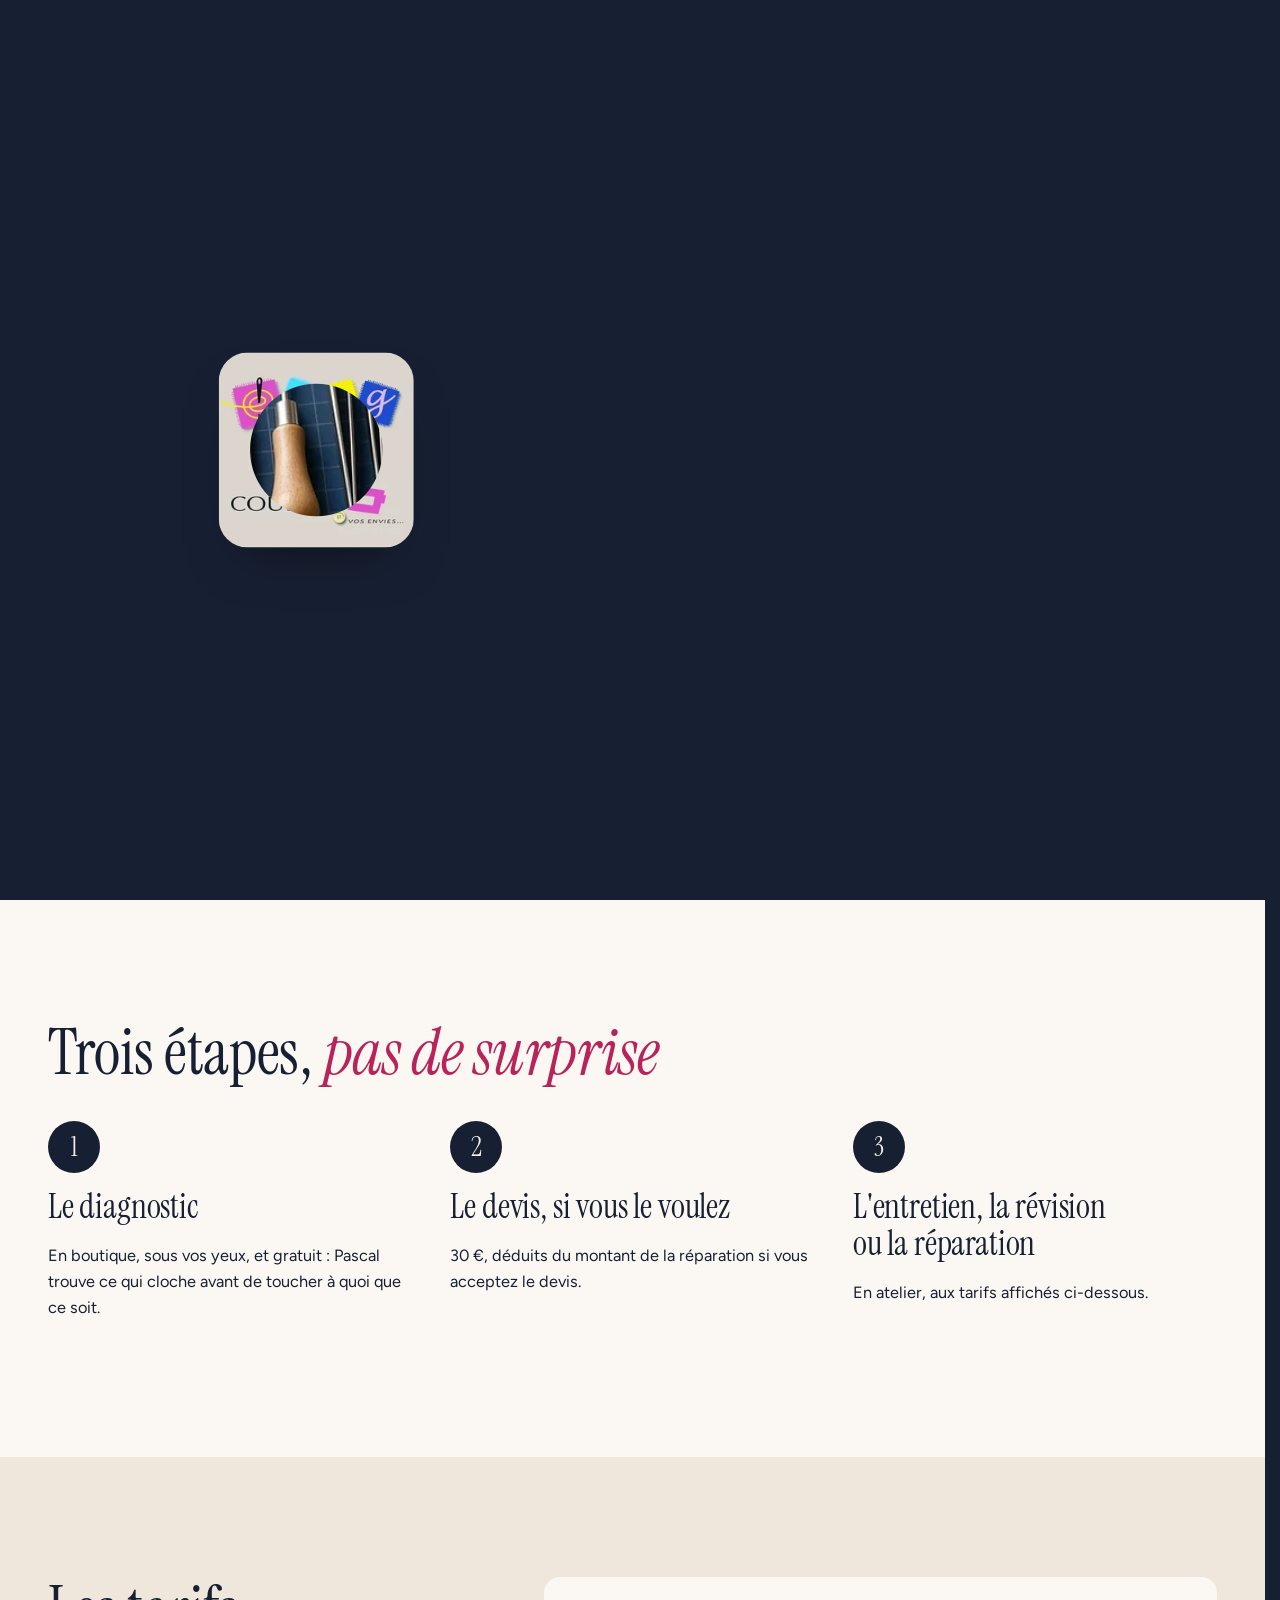
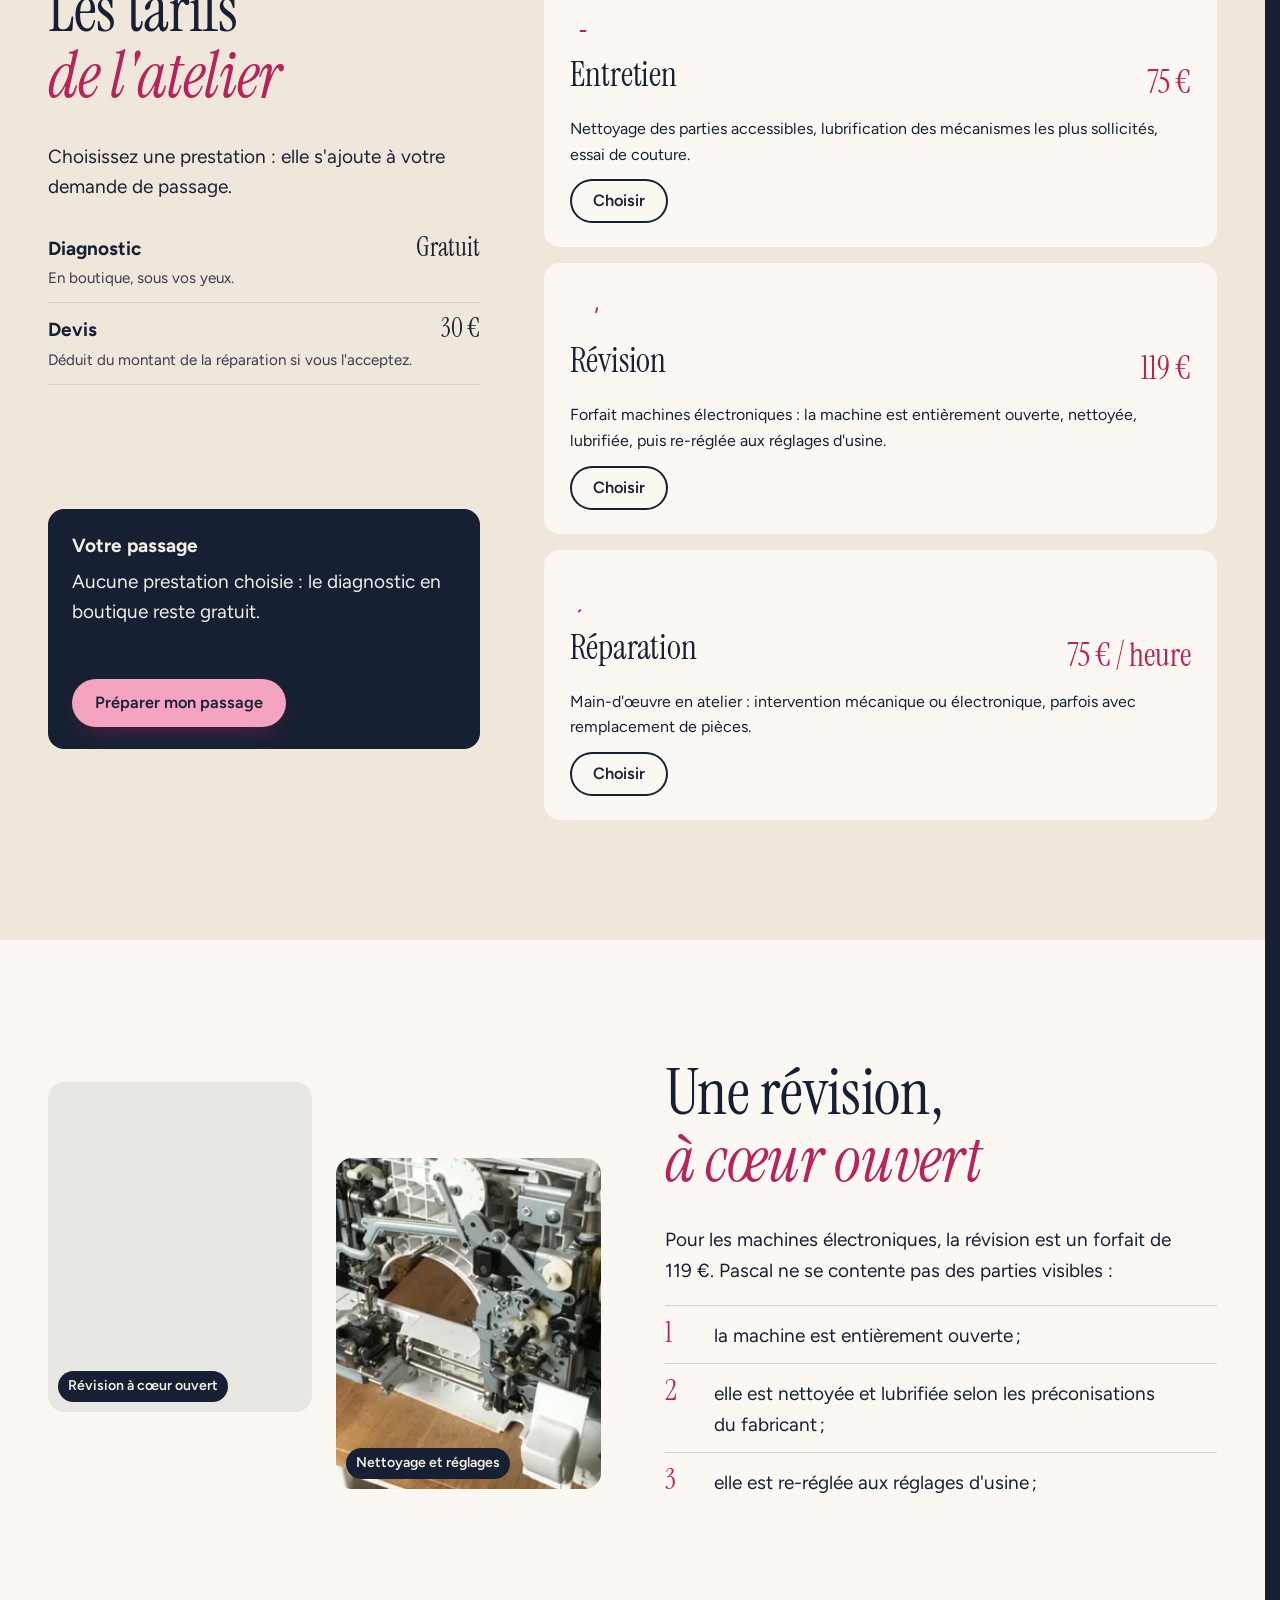
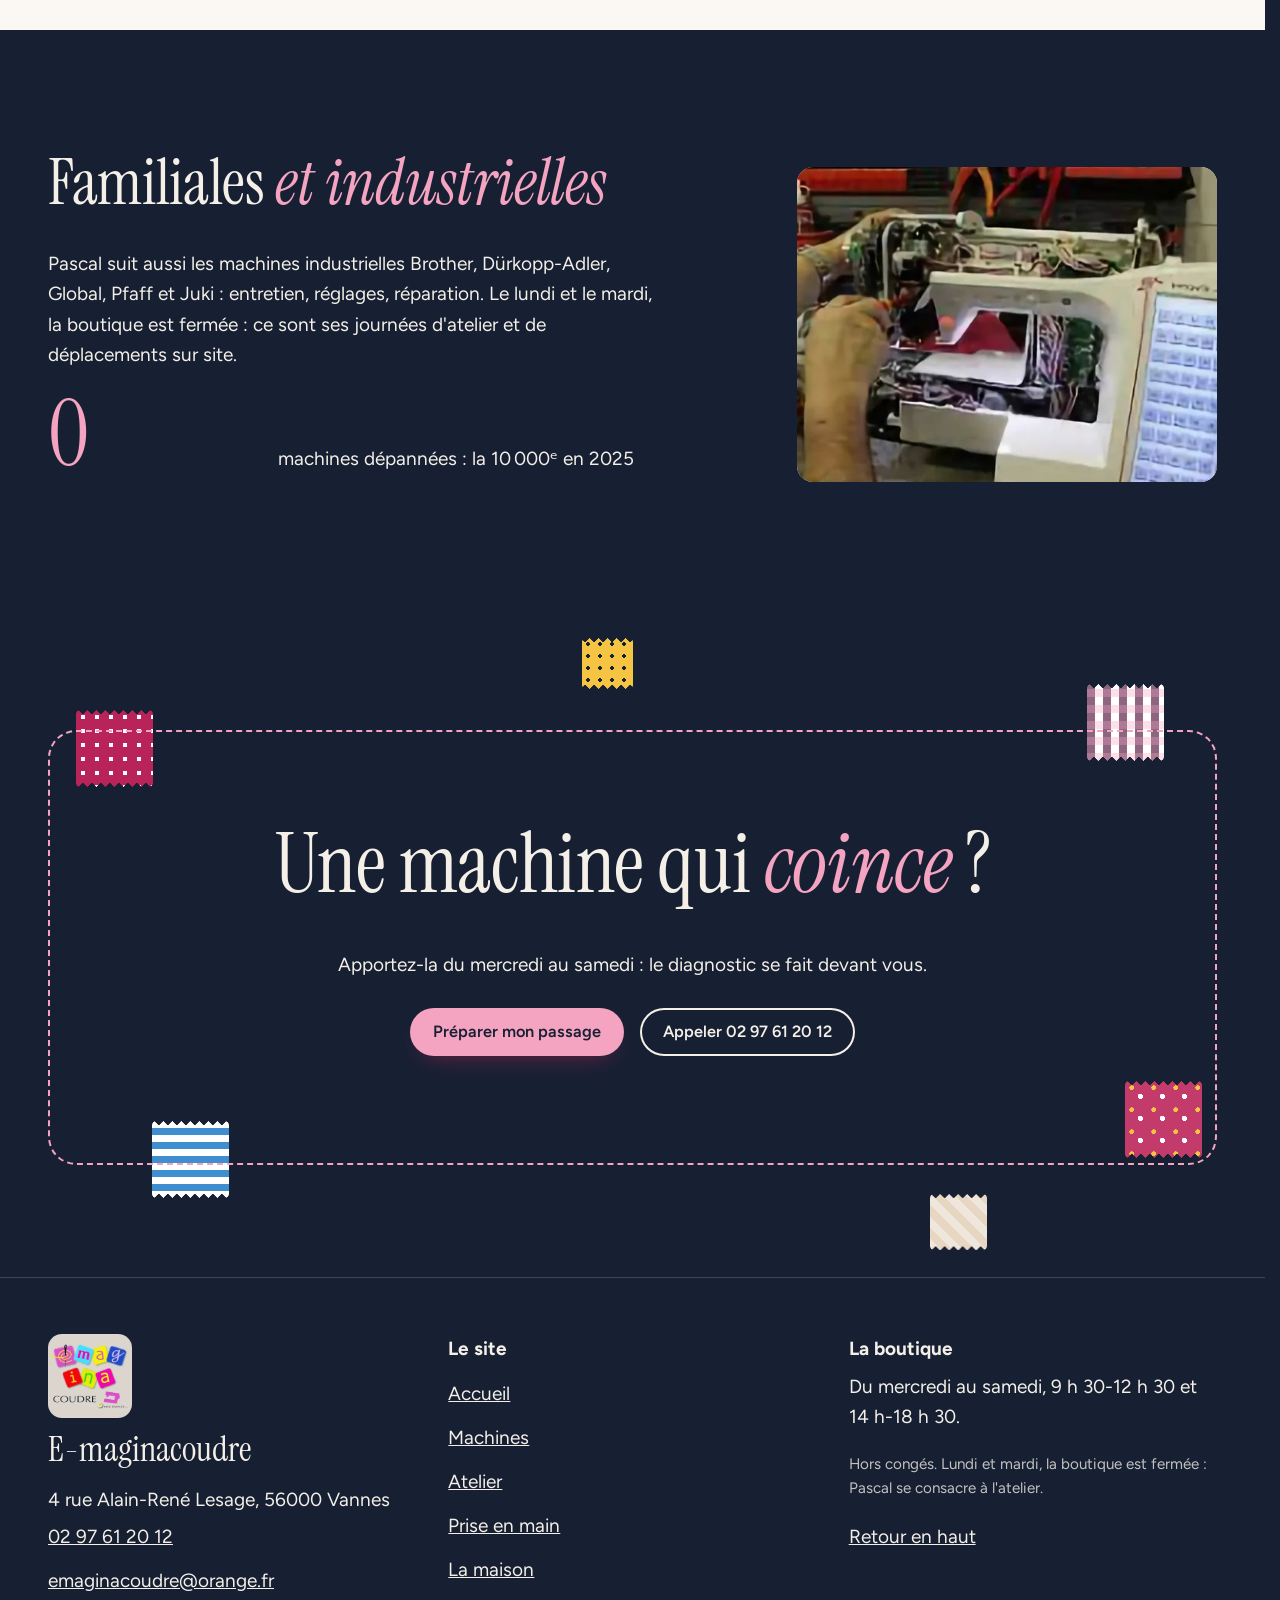
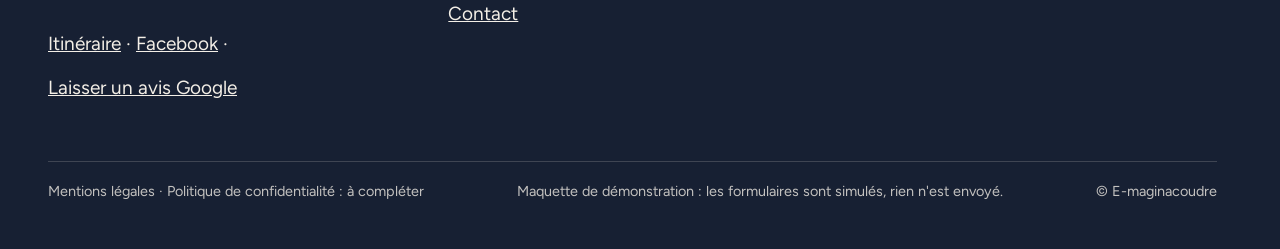
<file: atelier.html>
<!doctype html>
<html lang="fr" data-v="2">
<head>
<meta charset="utf-8">
<meta name="viewport" content="width=device-width, initial-scale=1, viewport-fit=cover">
<title>Atelier de réparation de machines à coudre à Vannes : tarifs · E-maginacoudre</title>
<meta name="description" content="Diagnostic gratuit en boutique, devis à 30 € déduit, entretien 75 €, révision 119 €, réparation 75 € de l&#39;heure. Machines familiales et industrielles, toutes marques.">
<meta name="robots" content="noindex, nofollow">
<link rel="canonical" href="https://emaginacoudre-maquette.vercel.app/atelier">
<style>:root{--fond:#FBF8F3;--texte:#172033;--voile-fond:#172033;--ouverture-fond:#172033;--menu-fond:#172033}:root { --entete-h: 72px; --barres-h: 0px; } html { background: var(--fond); color: var(--texte); scrollbar-gutter: stable; } body { margin: 0; background: var(--fond); } html.js:not(.secours):not([data-arrivee="retour"]) [data-anime] { opacity: 0; } html.js:not(.secours):not([data-arrivee="retour"]) [data-anime].vu { opacity: 1; } [data-voile] { position: fixed; inset: 0; z-index: 900; background: var(--voile-fond); transform: translateY(100%); visibility: hidden; pointer-events: none; } html[data-arrivee="voile"]:not(.voile-leve):not(.secours) [data-voile] { transform: none; visibility: visible; } html.secours [data-voile] { visibility: hidden !important; } .ouverture-panneau { position: fixed; inset: 0; z-index: 850; display: none; place-content: center; justify-items: center; background: var(--ouverture-fond, var(--voile-fond)); color: var(--fond); text-align: center; } html.js[data-arrivee="intro"]:not(.secours):not(.intro-finie) .ouverture-panneau { display: grid; } html.defilement-bloque, html.defilement-bloque body, html.js[data-arrivee="intro"]:not(.secours):not(.intro-finie), html.js[data-arrivee="intro"]:not(.secours):not(.intro-finie) body, html[data-arrivee="voile"]:not(.voile-leve):not(.secours), html[data-arrivee="voile"]:not(.voile-leve):not(.secours) body { overflow: hidden; } html.js[data-arrivee="intro"]:not(.secours):not(.intro-finie) { background-color: var(--ouverture-fond, var(--voile-fond)); } html[data-arrivee="voile"]:not(.voile-leve):not(.secours) { background-color: var(--voile-fond); }</style>
<script>(function () {
var d = document.documentElement, ss = null, ls = null;
try { ss = window.sessionStorage; ls = window.localStorage; } catch (e) {}
d.classList.add('js');
var nav = performance.getEntriesByType ? performance.getEntriesByType('navigation')[0] : null;
var type = nav ? nav.type : 'navigate';
var depart = null;
try { depart = JSON.parse(ss.getItem('socle:depart') || 'null'); ss.removeItem('socle:depart'); } catch (e) {}
if (depart && !(Date.now() - depart.t < 15000)) depart = null;
var mode = type === 'back_forward' ? 'retour' : type === 'reload' ? 'intro' : depart ? 'voile' : 'intro';
d.setAttribute('data-arrivee', mode);
if (mode === 'voile' && depart.couleur) d.style.setProperty('--voile-fond', depart.couleur);
if (type === 'reload' && 'scrollRestoration' in history) {
history.scrollRestoration = 'manual';
}
try {
var choisie = ls && ls.getItem('socle:langue');
var langue = (d.lang || '').slice(0, 2);
if (choisie && choisie !== langue && type === 'navigate' && !depart) {
var alt = document.querySelector('link[rel="alternate"][hreflang="' + choisie + '"]');
if (alt) location.replace(new URL(alt.href).pathname + location.search + location.hash);
}
} catch (e) {}
setTimeout(function () { if (!d.classList.contains('demarre')) d.classList.add('secours'); }, 2000);
})();</script>
<link rel="preload" href="/assets/polices/instrument-serif-400.woff2" as="font" type="font/woff2" crossorigin>
<link rel="preload" href="/assets/polices/figtree-variable.woff2" as="font" type="font/woff2" crossorigin>
<link rel="stylesheet" href="/assets/css/socle.css?v=2">
<link rel="stylesheet" href="/assets/css/site.css?v=2">
<link rel="modulepreload" href="/assets/js/site.js?v=2">
<link rel="modulepreload" href="/assets/js/socle/index.js?v=2">
<script src="/assets/vendor/gsap.min.js" defer></script>
<script src="/assets/vendor/ScrollTrigger.min.js" defer></script>
<script src="/assets/vendor/SplitText.min.js" defer></script>
<script type="module" src="/assets/js/site.js?v=2"></script>
<meta name="theme-color" content="#FBF8F3">
<link rel="icon" href="/assets/images/favicon.svg" type="image/svg+xml">
<link rel="apple-touch-icon" href="/assets/images/apple-touch-icon.png">
<meta property="og:type" content="website">
<meta property="og:site_name" content="E-maginacoudre">
<meta property="og:locale" content="fr_FR">
<meta property="og:title" content="Atelier de réparation de machines à coudre à Vannes : tarifs · E-maginacoudre">
<meta property="og:description" content="Diagnostic gratuit en boutique, devis à 30 € déduit, entretien 75 €, révision 119 €, réparation 75 € de l&#39;heure. Machines familiales et industrielles, toutes marques.">
<meta property="og:url" content="https://emaginacoudre-maquette.vercel.app/atelier">
<meta property="og:image" content="https://emaginacoudre-maquette.vercel.app/assets/partage/atelier-fr.jpg">
<meta property="og:image:width" content="1200">
<meta property="og:image:height" content="630">
<meta property="og:image:alt" content="L&#39;atelier de réparation d&#39;E-maginacoudre : diagnostic gratuit, sous vos yeux">
<meta name="twitter:card" content="summary_large_image">
<script type="application/ld+json">{"@context":"https://schema.org","@type":"Store","name":"E-maginacoudre","description":"Vente et réparation de machines à coudre, brodeuses, surjeteuses et recouvreuses Brother et Babylock.","url":"https://www.emaginacoudre.fr","telephone":"+33 2 97 61 20 12","email":"emaginacoudre@orange.fr","foundingDate":"2012","address":{"@type":"PostalAddress","streetAddress":"4 rue Alain-René Lesage","postalCode":"56000","addressLocality":"Vannes","addressCountry":"FR"},"openingHoursSpecification":[{"@type":"OpeningHoursSpecification","dayOfWeek":["Wednesday","Thursday","Friday","Saturday"],"opens":"09:30","closes":"12:30"},{"@type":"OpeningHoursSpecification","dayOfWeek":["Wednesday","Thursday","Friday","Saturday"],"opens":"14:00","closes":"18:30"}],"brand":[{"@type":"Brand","name":"Brother"},{"@type":"Brand","name":"Babylock"}],"sameAs":["https://www.facebook.com/E-maginacoudre-1594245230788176/"]}</script>
</head>
<body id="haut">
<div data-voile data-forme="vague" aria-hidden="true"><svg class="voile-vague voile-vague--haut" viewBox="0 0 1440 120" preserveAspectRatio="none" aria-hidden="true"><path d="M0 120 C 240 20 480 20 720 70 S 1200 130 1440 40 V 120 H 0 Z"/></svg><svg class="voile-vague voile-vague--bas" viewBox="0 0 1440 120" preserveAspectRatio="none" aria-hidden="true"><path d="M0 0 C 240 100 480 100 720 50 S 1200 -10 1440 80 V 0 H 0 Z"/></svg><div class="voile-contenu"><img class="voile-logo" src="/assets/images/logo-carre.webp" alt="" width="240" height="240"><span data-voile-libelle>Atelier</span></div></div>
<div class="ouverture-panneau" data-ouverture aria-hidden="true">
  <img class="ouverture-logo" src="/assets/images/logo-carre.webp" alt="" width="240" height="240" data-ouverture-objet>
  <p class="ouverture-nom">E-maginacoudre</p>
  <span class="ouverture-trait"></span>
  <p class="ouverture-ligne">Machines à coudre · Vannes</p>
</div>
<a class="evitement" href="#contenu">Aller au contenu</a>
<header data-entete>
  <div class="entete-rangee">
    <a class="entete-logo" aria-label="E-maginacoudre, accueil" href="/" data-libelle="Accueil">
      <img class="logo-entete" src="/assets/images/logo-entete.webp" alt="E-maginacoudre" width="633" height="84">
    </a>
    <nav data-nav aria-label="Navigation principale">
      <ul><li><a href="/machines" data-libelle="Machines">Machines</a></li><li><a href="/atelier" data-libelle="Atelier" aria-current="page">Atelier</a></li><li><a href="/prise-en-main" data-libelle="Prise en main">Prise en main</a></li><li><a href="/la-maison" data-libelle="La maison">La maison</a></li><li><a href="/contact" data-libelle="Contact">Contact</a></li></ul>
    </nav>
    <div class="entete-actions">
      <a class="bouton" href="/contact?sujet=essai#demande" data-libelle="Contact">Venir essayer</a>
      <button type="button" data-menu-bouton aria-controls="menu" aria-expanded="false" data-libelle-ouvrir="Menu" data-libelle-fermer="Fermer"><span data-libelle-bouton>Menu</span></button>
      <a class="menu-sansjs" href="#menu" data-menu-lien>Menu</a>
    </div>
  </div>
</header>
<script>/* Avant le premier affichage : rangées de la navigation (même règle que ajusterNav dans assets/js/socle/entete.js)
   et hauteur réelle de l'en-tête, pour que rien ne saute quand le JavaScript du site prend la main. */
(function () {
  var h = document.documentElement, u = document.querySelector('[data-nav] ul'), e = document.querySelector('[data-entete]');
  if (u) {
    var deborde = function () { return u.scrollWidth > u.clientWidth + 1; }, c = deborde();
    if (c && window.matchMedia('(min-width: 900px)').matches) {
      h.classList.add('nav-deux-rangees'); c = deborde();
      if (c) { h.classList.add('nav-deux-lignes'); var a = u.querySelector('a'); c = !a || u.getBoundingClientRect().height > a.getBoundingClientRect().height * 2.5; }
      if (c) h.classList.remove('nav-deux-rangees', 'nav-deux-lignes');
    }
    if (c) h.classList.add('nav-compacte');
  }
  if (e) h.style.setProperty('--entete-h', Math.round(e.getBoundingClientRect().height) + 'px');
})();</script>
<span id="menu-ferme" aria-hidden="true"></span>
<div id="menu" data-menu role="dialog" aria-modal="true" aria-label="Menu">
  <p class="menu-sansjs-fermer"><a href="#menu-ferme">Fermer</a></p>
  <ul><li style="--i:0"><a href="/" class="menu-lien" data-libelle="Accueil">Accueil</a></li><li style="--i:1"><a href="/machines" class="menu-lien" data-libelle="Machines">Machines</a></li><li style="--i:2"><a href="/atelier" class="menu-lien" data-libelle="Atelier" aria-current="page">Atelier</a></li><li style="--i:3"><a href="/prise-en-main" class="menu-lien" data-libelle="Prise en main">Prise en main</a></li><li style="--i:4"><a href="/la-maison" class="menu-lien" data-libelle="La maison">La maison</a></li><li style="--i:5"><a href="/contact" class="menu-lien" data-libelle="Contact">Contact</a></li></ul>
  <p><a class="bouton" href="tel:+33297612012">Appeler 02 97 61 20 12</a></p>
</div>
<main id="contenu" tabindex="-1">
<section class="ouv-atelier fond-nuit" id="debut">
  <figure class="media ouv-atelier-media" data-grok data-iris-centre data-effet="capot" style="--cadrage:50% 50%">
  <picture><source media="(max-width: 760px) and (orientation: portrait)" srcset="/assets/images/grok/atelier-ouverture-mobile-640.webp 640w, /assets/images/grok/atelier-ouverture-mobile-1080.webp 1080w" sizes="(max-width: 760px) 100vw, 50vw">
    <img src="/assets/images/grok/atelier-ouverture-1280.webp" srcset="/assets/images/grok/atelier-ouverture-640.webp 640w, /assets/images/grok/atelier-ouverture-1280.webp 1280w, /assets/images/grok/atelier-ouverture-1920.webp 1920w" sizes="(max-width: 760px) 100vw, 50vw" alt="Établi de réparation : tournevis de précision, boîtier de canette, canettes et petites pièces rangées" width="1280" height="1600" fetchpriority="high" loading="eager" decoding="async">
  </picture><figcaption class="mention-ia">Illustration générée</figcaption>
</figure>
  <div class="ouv-atelier-texte">
    <p class="surtitre masque-ecran-tres-bas" data-anime="gsap" data-intro>SAV – Atelier · le domaine de Pascal</p>
    <h1 data-anime="gsap" data-intro>Diagnostic gratuit, <em>sous vos yeux</em>.</h1>
    <p class="prix-geant" data-info-cle data-anime="gsap" data-intro><strong data-prix>0 €</strong><span>le diagnostic, en boutique</span></p>
    <p class="ouv-actions" data-anime="gsap" data-intro>
      <a href="/contact?sujet=atelier#demande" class="bouton" data-libelle="Contact" data-action-principale data-survol="magnetique">Préparer mon passage</a>
      <a class="bouton bouton--contour" href="#tarifs" data-sans-transition>Voir les tarifs</a>
    </p>
    <p class="ouv-atelier-intro masque-ecran-tres-bas" data-anime="gsap" data-intro>Machines à coudre, brodeuses et surjeteuses, familiales ou industrielles, de toutes marques. Vous apportez votre machine en boutique, Pascal cherche la panne devant vous.</p>
  </div>
</section>
<section class="deroule" id="deroule">
  <div class="conteneur">
    <h2 data-anime="lignes">Trois étapes, <em>pas de surprise</em></h2>
    <div class="deroule-piste">
      <svg class="deroule-fil" viewBox="0 0 1000 40" preserveAspectRatio="none" aria-hidden="true" data-visuel data-fx="trace" data-effet="deroule-fil"><path d="M10 20 C 200 4, 300 36, 500 20 S 800 4, 990 20" data-fx-trait/></svg>
      <ol class="deroule-etapes" data-anime="cascade">
        <li><span class="deroule-num">1</span><h3>Le diagnostic</h3><p>En boutique, sous vos yeux, et gratuit : Pascal trouve ce qui cloche avant de toucher à quoi que ce soit.</p></li><li><span class="deroule-num">2</span><h3>Le devis, si vous le voulez</h3><p>30 €, déduits du montant de la réparation si vous acceptez le devis.</p></li><li><span class="deroule-num">3</span><h3>L&#39;entretien, la révision ou la réparation</h3><p>En atelier, aux tarifs affichés ci-dessous.</p></li>
      </ol>
    </div>
  </div>
</section>
<section class="tarifs fond-sable" id="tarifs">
  <div class="conteneur tarifs-grille">
    <div>
      <h2 data-anime="lignes">Les tarifs <em>de l'atelier</em></h2>
      <p data-anime>Choisissez une prestation : elle s&#39;ajoute à votre demande de passage.</p>
      <ul class="tarifs-petits" data-anime="cascade">
        <li><span class="tarif-nom">Diagnostic</span><span class="tarif-prix" data-prix>Gratuit</span><span class="tarif-texte">En boutique, sous vos yeux.</span></li><li><span class="tarif-nom">Devis</span><span class="tarif-prix" data-prix>30 €</span><span class="tarif-texte">Déduit du montant de la réparation si vous l&#39;acceptez.</span></li>
      </ul>
    </div>
    <div class="tarifs-cartes" data-choix-prestation>
      <article class="tarif-carte" data-prestation="entretien">
        <svg class="tarif-picto" viewBox="0 0 64 64" aria-hidden="true" data-visuel data-fx="trace" data-effet="pictos-atelier"><path data-fx-trait d="M14 40 h22 l6 -14 h-34 z"/><path data-fx-trait d="M20 26 v-8 h10 v8"/><path data-fx-trait d="M42 26 c6 -2 10 -6 12 -12"/><path data-fx-trait d="M54 30 c0 4 -3 6 -3 9 a3 3 0 0 0 6 0 c0 -3 -3 -5 -3 -9"/></svg>
        <h3>Entretien</h3>
        <p class="tarif-carte-prix" data-prix>75 €</p>
        <p>Nettoyage des parties accessibles, lubrification des mécanismes les plus sollicités, essai de couture.</p>
        <button type="button" class="bouton bouton--contour tarif-choisir" aria-pressed="false" data-libelle-choisi="Choisi" data-libelle-choisir="Choisir"><span data-libelle-bouton>Choisir</span><span class="visuellement-cache"> : Entretien</span></button>
      </article><article class="tarif-carte" data-prestation="revision">
        <svg class="tarif-picto" viewBox="0 0 64 64" aria-hidden="true" data-visuel data-fx="trace" data-effet="pictos-atelier"><circle data-fx-trait cx="24" cy="28" r="12"/><circle data-fx-trait cx="24" cy="28" r="4"/><path data-fx-trait d="M24 12 v-4 M24 48 v-4 M8 28 h4 M36 28 h4 M13 17 l3 3 M32 36 l3 3 M13 39 l3 -3 M32 20 l3 -3"/><path data-fx-trait d="M40 44 l14 14"/><circle data-fx-trait cx="46" cy="24" r="0.1"/></svg>
        <h3>Révision</h3>
        <p class="tarif-carte-prix" data-prix>119 €</p>
        <p>Forfait machines électroniques : la machine est entièrement ouverte, nettoyée, lubrifiée, puis re-réglée aux réglages d&#39;usine.</p>
        <button type="button" class="bouton bouton--contour tarif-choisir" aria-pressed="false" data-libelle-choisi="Choisi" data-libelle-choisir="Choisir"><span data-libelle-bouton>Choisir</span><span class="visuellement-cache"> : Révision</span></button>
      </article><article class="tarif-carte" data-prestation="reparation">
        <svg class="tarif-picto" viewBox="0 0 64 64" aria-hidden="true" data-visuel data-fx="trace" data-effet="pictos-atelier"><path data-fx-trait d="M12 50 l22 -22"/><path data-fx-trait d="M34 28 a10 10 0 1 0 8 -16 l-6 6 -6 -2 -2 -6 6 -6 a10 10 0 0 0 -16 8"/><path data-fx-trait d="M10 48 l4 4"/></svg>
        <h3>Réparation</h3>
        <p class="tarif-carte-prix" data-prix>75 € / heure</p>
        <p>Main-d&#39;œuvre en atelier : intervention mécanique ou électronique, parfois avec remplacement de pièces.</p>
        <button type="button" class="bouton bouton--contour tarif-choisir" aria-pressed="false" data-libelle-choisi="Choisi" data-libelle-choisir="Choisir"><span data-libelle-bouton>Choisir</span><span class="visuellement-cache"> : Réparation</span></button>
      </article>
    </div>
    <div class="recap" data-recap>
      <p class="recap-titre">Votre passage</p>
      <p class="recap-texte" data-recap-texte aria-live="polite">Aucune prestation choisie : le diagnostic en boutique reste gratuit.</p>
      <a href="/contact?sujet=atelier#demande" class="bouton" data-libelle="Contact" data-recap-lien>Préparer mon passage</a>
    </div>
  </div>
</section>
<section class="revision" id="revision">
  <div class="conteneur revision-grille">
    <div class="revision-photos">
      <figure class="media revision-media" data-anime="rideau" style="--cadrage:50% 50%">
  <picture>
    <img src="/assets/images/atelier-coeur-640.webp" srcset="/assets/images/atelier-coeur-480.webp 480w, /assets/images/atelier-coeur-640.webp 640w" sizes="(max-width: 760px) 50vw, 22vw" alt="Une machine à coudre entièrement ouverte pendant une révision" width="640" height="801" loading="lazy" decoding="async">
  </picture><figcaption class="media-legende">Révision à cœur ouvert</figcaption>
</figure>
      <figure class="media revision-media revision-media--decale" data-fx="parallaxe" data-fx-force="8" style="--cadrage:50% 50%">
  <picture>
    <img src="/assets/images/atelier-ouverte-960.webp" srcset="/assets/images/atelier-ouverte-480.webp 480w, /assets/images/atelier-ouverte-640.webp 640w, /assets/images/atelier-ouverte-960.webp 960w" sizes="(max-width: 760px) 50vw, 22vw" alt="Mécanisme d&#39;une machine à coudre ouverte sur l&#39;établi" width="960" height="720" loading="lazy" decoding="async">
  </picture><figcaption class="media-legende">Nettoyage et réglages</figcaption>
</figure>
    </div>
    <div>
      <h2 data-anime="lignes">Une révision, <em>à cœur ouvert</em></h2>
      <p data-anime>Pour les machines électroniques, la révision est un forfait de 119 €. Pascal ne se contente pas des parties visibles :</p>
      <ol class="revision-liste" data-anime="cascade">
        <li>la machine est entièrement ouverte ;</li><li>elle est nettoyée et lubrifiée selon les préconisations du fabricant ;</li><li>elle est re-réglée aux réglages d&#39;usine ;</li>
      </ol>
    </div>
  </div>
</section>
<section class="industrie fond-nuit" id="industrie">
  <div class="conteneur industrie-grille">
    <div>
      <h2 data-anime="lignes">Familiales <em>et industrielles</em></h2>
      <p data-anime>Pascal suit aussi les machines industrielles Brother, Dürkopp-Adler, Global, Pfaff et Juki : entretien, réglages, réparation. Le lundi et le mardi, la boutique est fermée : ce sont ses journées d&#39;atelier et de déplacements sur site.</p>
      <p class="compteur-atelier" data-anime><strong data-compteur="10000">10 000</strong> <span>machines dépannées : la 10 000ᵉ en 2025</span></p>
    </div>
    <figure class="media industrie-media" data-fx="zoom" style="--cadrage:50% 50%">
  <picture>
    <img src="/assets/images/atelier-test-960.webp" srcset="/assets/images/atelier-test-480.webp 480w, /assets/images/atelier-test-640.webp 640w, /assets/images/atelier-test-960.webp 960w" sizes="(max-width: 760px) 100vw, 40vw" alt="Test électronique d&#39;une machine en panne, à l&#39;atelier" width="960" height="720" loading="lazy" decoding="async">
  </picture>
</figure>
  </div>
</section>
<section class="fin fond-nuit" id="fin">
  <div class="fin-coupons" aria-hidden="true" data-visuel data-effet="coupons"><span class="coupon coupon--pois coupon--1"></span><span class="coupon coupon--vichy coupon--2"></span><span class="coupon coupon--rayures coupon--3"></span><span class="coupon coupon--fleurs coupon--4"></span><span class="coupon coupon--pois-jaune coupon--5"></span><span class="coupon coupon--chevrons coupon--6"></span></div>
  <div class="conteneur fin-cadre">
    <div class="fin-bord" aria-hidden="true" data-superpose data-effet="couture-appel"></div>
    <h2 data-anime="lignes">Une machine qui <em>coince</em> ?</h2>
    <p data-anime>Apportez-la du mercredi au samedi : le diagnostic se fait devant vous.</p>
    <p class="ouv-actions fin-actions" data-anime>
      <a href="/contact?sujet=atelier#demande" class="bouton" data-libelle="Contact" data-survol="magnetique">Préparer mon passage</a>
      <a class="bouton bouton--contour" href="tel:+33297612012">Appeler 02 97 61 20 12</a>
    </p>
  </div>
</section>
</main>
<footer class="pied" id="pied">
  <div class="conteneur pied-grille">
    <div class="pied-marque">
      <p class="pied-nom"><img class="pied-logo" src="/assets/images/logo-carre.webp" alt="" width="240" height="240" loading="lazy">E-maginacoudre</p>
      <p>4 rue Alain-René Lesage, 56000 Vannes<br><a href="tel:+33297612012">02 97 61 20 12</a><br><a href="mailto:emaginacoudre@orange.fr">emaginacoudre@orange.fr</a></p>
      <p><a href="https://www.google.com/maps/search/?api=1&amp;query=4+rue+Alain-Ren%C3%A9+Lesage+56000+Vannes" target="_blank" rel="noopener">Itinéraire<span class="visuellement-cache"> (nouvel onglet)</span></a> · <a href="https://www.facebook.com/E-maginacoudre-1594245230788176/" target="_blank" rel="noopener">Facebook<span class="visuellement-cache"> (nouvel onglet)</span></a> · <a href="https://www.google.com/search?q=E-maginacoudre+Vannes+avis" target="_blank" rel="noopener">Laisser un avis Google<span class="visuellement-cache"> (nouvel onglet)</span></a></p>
    </div>
    <nav aria-label="Le site">
      <p class="pied-titre">Le site</p>
      <ul><li><a href="/" data-libelle="Accueil">Accueil</a></li><li><a href="/machines" data-libelle="Machines">Machines</a></li><li><a href="/atelier" data-libelle="Atelier" aria-current="page">Atelier</a></li><li><a href="/prise-en-main" data-libelle="Prise en main">Prise en main</a></li><li><a href="/la-maison" data-libelle="La maison">La maison</a></li><li><a href="/contact" data-libelle="Contact">Contact</a></li></ul>
    </nav>
    <div>
      <p class="pied-titre">La boutique</p>
      <p>Du mercredi au samedi, 9 h 30-12 h 30 et 14 h-18 h 30.</p>
      <p class="pied-note">Hors congés. Lundi et mardi, la boutique est fermée : Pascal se consacre à l&#39;atelier.</p>
      <p><a href="#haut" data-sans-transition>Retour en haut</a></p>
    </div>
  </div>
  <div class="conteneur pied-bas"><p>Mentions légales · Politique de confidentialité : à compléter</p><p>Maquette de démonstration : les formulaires sont simulés, rien n&#39;est envoyé.</p><p>© E-maginacoudre</p></div>
</footer>
<div data-barre-fixe>
  <a class="bouton bouton--contour" href="tel:+33297612012">Appeler</a>
  <a class="bouton" href="/contact?sujet=essai#demande" data-libelle="Contact">Venir essayer</a>
</div>
</body>
</html>
</file>
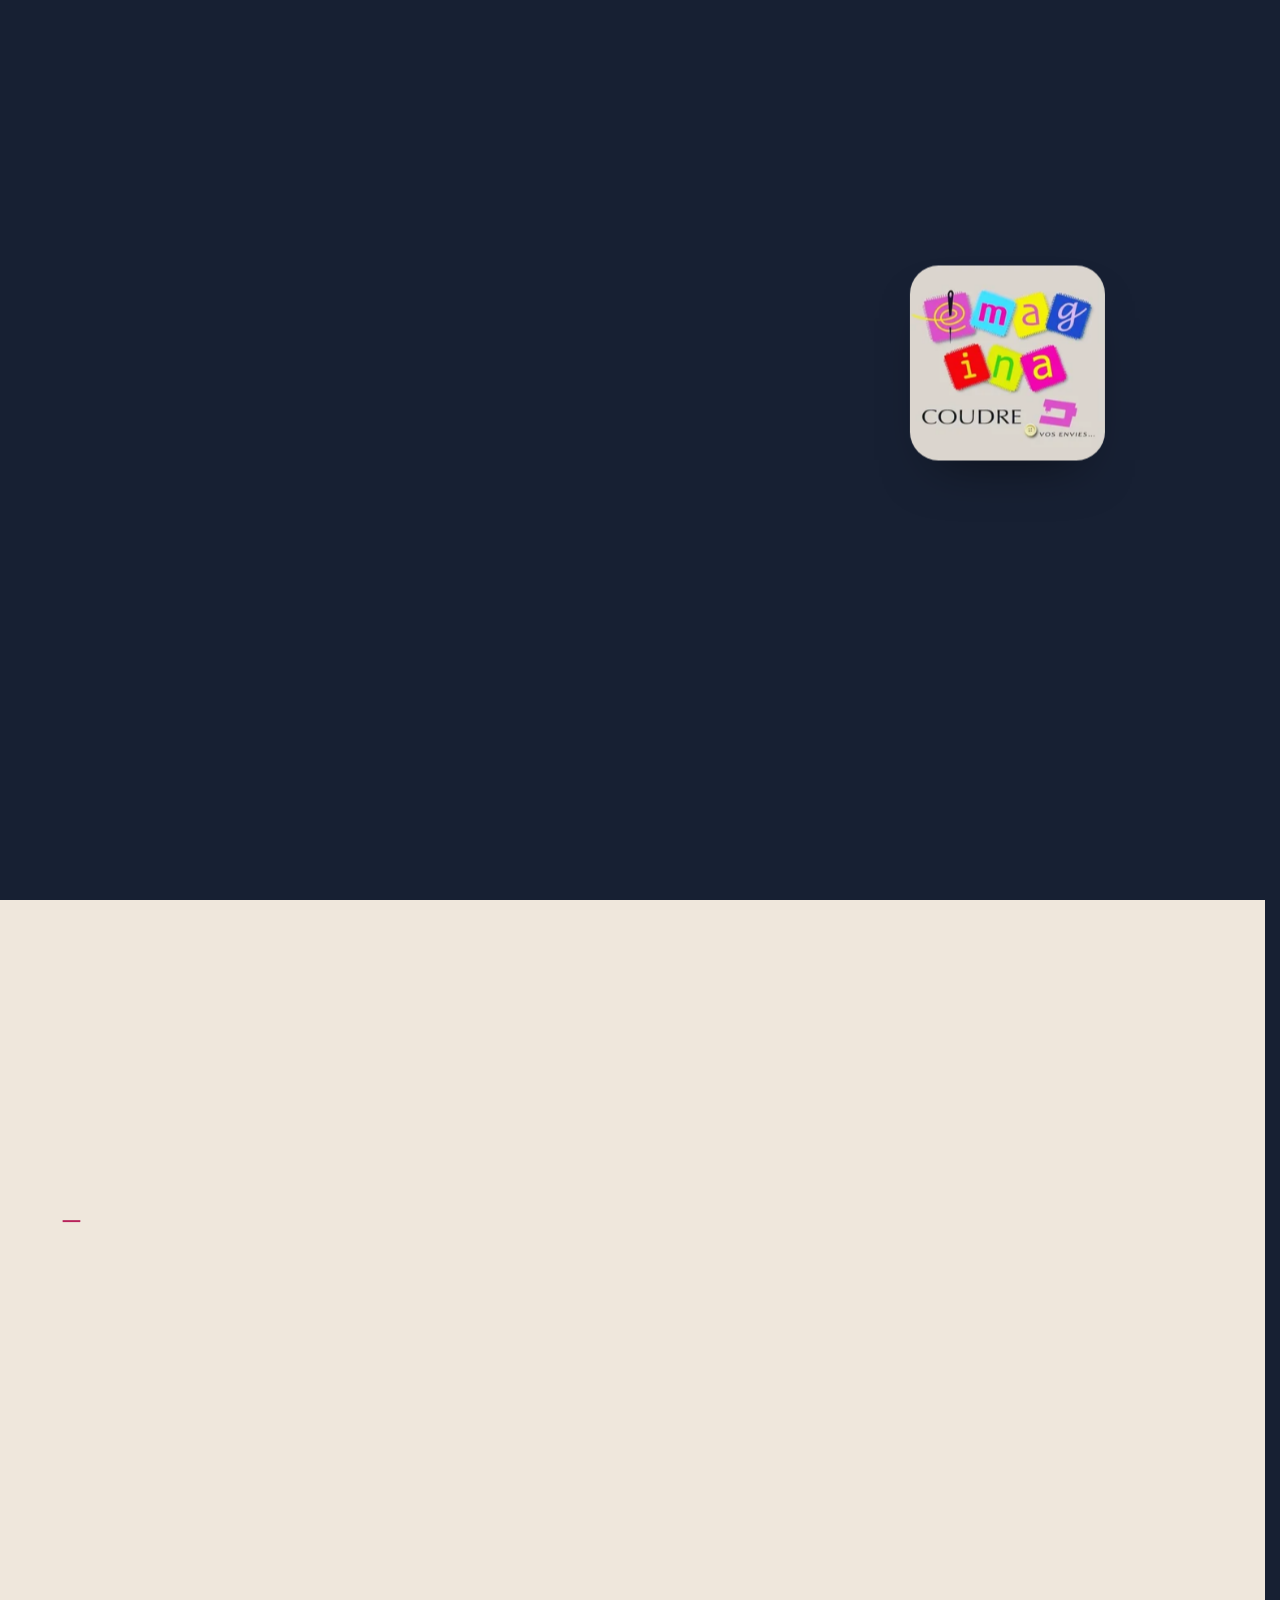
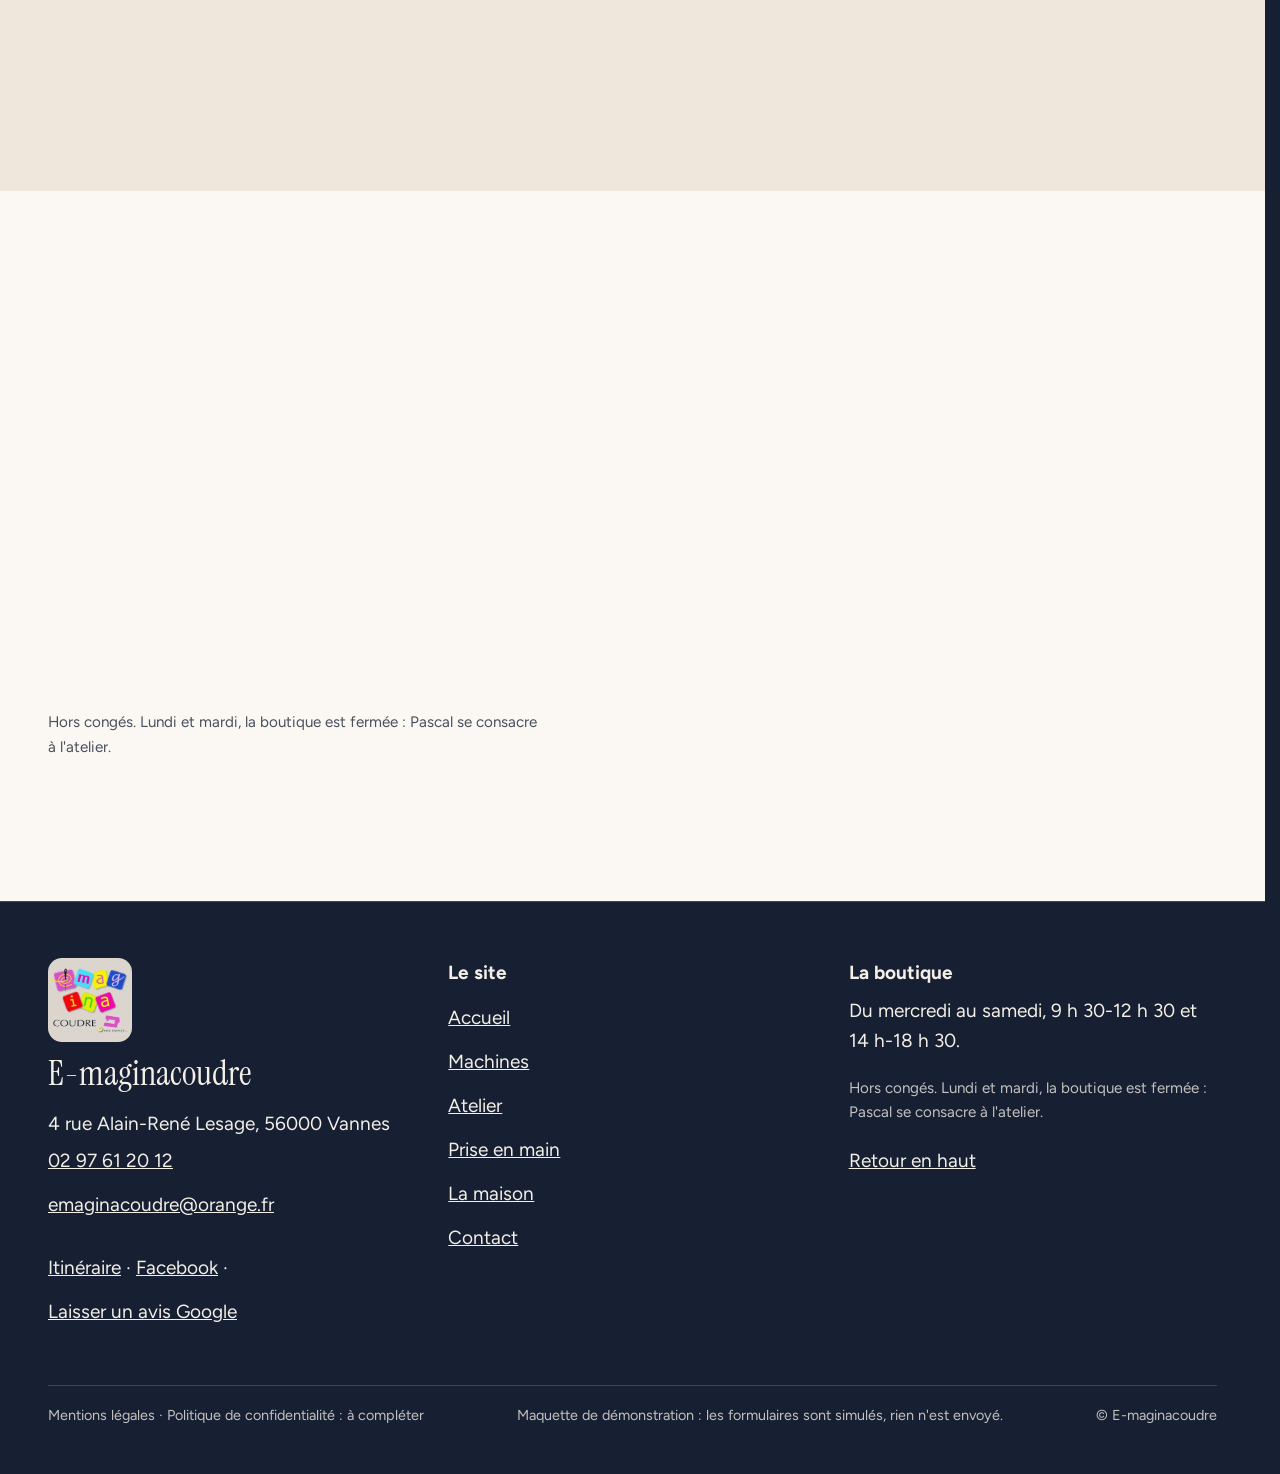
<file: contact.html>
<!doctype html>
<html lang="fr" data-v="2">
<head>
<meta charset="utf-8">
<meta name="viewport" content="width=device-width, initial-scale=1, viewport-fit=cover">
<title>Contact et horaires de la boutique à Vannes · E-maginacoudre</title>
<meta name="description" content="4 rue Alain-René Lesage à Vannes, 02 97 61 20 12. Ouvert du mercredi au samedi. Demande d&#39;essai ou de passage à l&#39;atelier.">
<meta name="robots" content="noindex, nofollow">
<link rel="canonical" href="https://emaginacoudre-maquette.vercel.app/contact">
<style>:root{--fond:#FBF8F3;--texte:#172033;--voile-fond:#172033;--ouverture-fond:#172033;--menu-fond:#172033}:root { --entete-h: 72px; --barres-h: 0px; } html { background: var(--fond); color: var(--texte); scrollbar-gutter: stable; } body { margin: 0; background: var(--fond); } html.js:not(.secours):not([data-arrivee="retour"]) [data-anime] { opacity: 0; } html.js:not(.secours):not([data-arrivee="retour"]) [data-anime].vu { opacity: 1; } [data-voile] { position: fixed; inset: 0; z-index: 900; background: var(--voile-fond); transform: translateY(100%); visibility: hidden; pointer-events: none; } html[data-arrivee="voile"]:not(.voile-leve):not(.secours) [data-voile] { transform: none; visibility: visible; } html.secours [data-voile] { visibility: hidden !important; } .ouverture-panneau { position: fixed; inset: 0; z-index: 850; display: none; place-content: center; justify-items: center; background: var(--ouverture-fond, var(--voile-fond)); color: var(--fond); text-align: center; } html.js[data-arrivee="intro"]:not(.secours):not(.intro-finie) .ouverture-panneau { display: grid; } html.defilement-bloque, html.defilement-bloque body, html.js[data-arrivee="intro"]:not(.secours):not(.intro-finie), html.js[data-arrivee="intro"]:not(.secours):not(.intro-finie) body, html[data-arrivee="voile"]:not(.voile-leve):not(.secours), html[data-arrivee="voile"]:not(.voile-leve):not(.secours) body { overflow: hidden; } html.js[data-arrivee="intro"]:not(.secours):not(.intro-finie) { background-color: var(--ouverture-fond, var(--voile-fond)); } html[data-arrivee="voile"]:not(.voile-leve):not(.secours) { background-color: var(--voile-fond); }</style>
<script>(function () {
var d = document.documentElement, ss = null, ls = null;
try { ss = window.sessionStorage; ls = window.localStorage; } catch (e) {}
d.classList.add('js');
var nav = performance.getEntriesByType ? performance.getEntriesByType('navigation')[0] : null;
var type = nav ? nav.type : 'navigate';
var depart = null;
try { depart = JSON.parse(ss.getItem('socle:depart') || 'null'); ss.removeItem('socle:depart'); } catch (e) {}
if (depart && !(Date.now() - depart.t < 15000)) depart = null;
var mode = type === 'back_forward' ? 'retour' : type === 'reload' ? 'intro' : depart ? 'voile' : 'intro';
d.setAttribute('data-arrivee', mode);
if (mode === 'voile' && depart.couleur) d.style.setProperty('--voile-fond', depart.couleur);
if (type === 'reload' && 'scrollRestoration' in history) {
history.scrollRestoration = 'manual';
}
try {
var choisie = ls && ls.getItem('socle:langue');
var langue = (d.lang || '').slice(0, 2);
if (choisie && choisie !== langue && type === 'navigate' && !depart) {
var alt = document.querySelector('link[rel="alternate"][hreflang="' + choisie + '"]');
if (alt) location.replace(new URL(alt.href).pathname + location.search + location.hash);
}
} catch (e) {}
setTimeout(function () { if (!d.classList.contains('demarre')) d.classList.add('secours'); }, 2000);
})();</script>
<link rel="preload" href="/assets/polices/instrument-serif-400.woff2" as="font" type="font/woff2" crossorigin>
<link rel="preload" href="/assets/polices/figtree-variable.woff2" as="font" type="font/woff2" crossorigin>
<link rel="stylesheet" href="/assets/css/socle.css?v=2">
<link rel="stylesheet" href="/assets/css/site.css?v=2">
<link rel="modulepreload" href="/assets/js/site.js?v=2">
<link rel="modulepreload" href="/assets/js/socle/index.js?v=2">
<script src="/assets/vendor/gsap.min.js" defer></script>
<script src="/assets/vendor/ScrollTrigger.min.js" defer></script>
<script src="/assets/vendor/SplitText.min.js" defer></script>
<script type="module" src="/assets/js/site.js?v=2"></script>
<meta name="theme-color" content="#FBF8F3">
<link rel="icon" href="/assets/images/favicon.svg" type="image/svg+xml">
<link rel="apple-touch-icon" href="/assets/images/apple-touch-icon.png">
<meta property="og:type" content="website">
<meta property="og:site_name" content="E-maginacoudre">
<meta property="og:locale" content="fr_FR">
<meta property="og:title" content="Contact et horaires de la boutique à Vannes · E-maginacoudre">
<meta property="og:description" content="4 rue Alain-René Lesage à Vannes, 02 97 61 20 12. Ouvert du mercredi au samedi. Demande d&#39;essai ou de passage à l&#39;atelier.">
<meta property="og:url" content="https://emaginacoudre-maquette.vercel.app/contact">
<meta property="og:image" content="https://emaginacoudre-maquette.vercel.app/assets/partage/contact-fr.jpg">
<meta property="og:image:width" content="1200">
<meta property="og:image:height" content="630">
<meta property="og:image:alt" content="E-maginacoudre, 4 rue Alain-René Lesage à Vannes">
<meta name="twitter:card" content="summary_large_image">
<script type="application/ld+json">{"@context":"https://schema.org","@type":"Store","name":"E-maginacoudre","description":"Vente et réparation de machines à coudre, brodeuses, surjeteuses et recouvreuses Brother et Babylock.","url":"https://www.emaginacoudre.fr","telephone":"+33 2 97 61 20 12","email":"emaginacoudre@orange.fr","foundingDate":"2012","address":{"@type":"PostalAddress","streetAddress":"4 rue Alain-René Lesage","postalCode":"56000","addressLocality":"Vannes","addressCountry":"FR"},"openingHoursSpecification":[{"@type":"OpeningHoursSpecification","dayOfWeek":["Wednesday","Thursday","Friday","Saturday"],"opens":"09:30","closes":"12:30"},{"@type":"OpeningHoursSpecification","dayOfWeek":["Wednesday","Thursday","Friday","Saturday"],"opens":"14:00","closes":"18:30"}],"brand":[{"@type":"Brand","name":"Brother"},{"@type":"Brand","name":"Babylock"}],"sameAs":["https://www.facebook.com/E-maginacoudre-1594245230788176/"]}</script>
</head>
<body id="haut">
<div data-voile data-forme="vague" aria-hidden="true"><svg class="voile-vague voile-vague--haut" viewBox="0 0 1440 120" preserveAspectRatio="none" aria-hidden="true"><path d="M0 120 C 240 20 480 20 720 70 S 1200 130 1440 40 V 120 H 0 Z"/></svg><svg class="voile-vague voile-vague--bas" viewBox="0 0 1440 120" preserveAspectRatio="none" aria-hidden="true"><path d="M0 0 C 240 100 480 100 720 50 S 1200 -10 1440 80 V 0 H 0 Z"/></svg><div class="voile-contenu"><img class="voile-logo" src="/assets/images/logo-carre.webp" alt="" width="240" height="240"><span data-voile-libelle>Contact</span></div></div>
<div class="ouverture-panneau" data-ouverture aria-hidden="true">
  <img class="ouverture-logo" src="/assets/images/logo-carre.webp" alt="" width="240" height="240" data-ouverture-objet>
  <p class="ouverture-nom">E-maginacoudre</p>
  <span class="ouverture-trait"></span>
  <p class="ouverture-ligne">Machines à coudre · Vannes</p>
</div>
<a class="evitement" href="#contenu">Aller au contenu</a>
<header data-entete>
  <div class="entete-rangee">
    <a class="entete-logo" aria-label="E-maginacoudre, accueil" href="/" data-libelle="Accueil">
      <img class="logo-entete" src="/assets/images/logo-entete.webp" alt="E-maginacoudre" width="633" height="84">
    </a>
    <nav data-nav aria-label="Navigation principale">
      <ul><li><a href="/machines" data-libelle="Machines">Machines</a></li><li><a href="/atelier" data-libelle="Atelier">Atelier</a></li><li><a href="/prise-en-main" data-libelle="Prise en main">Prise en main</a></li><li><a href="/la-maison" data-libelle="La maison">La maison</a></li><li><a href="/contact" data-libelle="Contact" aria-current="page">Contact</a></li></ul>
    </nav>
    <div class="entete-actions">
      <a class="bouton" href="/contact?sujet=essai#demande" data-libelle="Contact">Venir essayer</a>
      <button type="button" data-menu-bouton aria-controls="menu" aria-expanded="false" data-libelle-ouvrir="Menu" data-libelle-fermer="Fermer"><span data-libelle-bouton>Menu</span></button>
      <a class="menu-sansjs" href="#menu" data-menu-lien>Menu</a>
    </div>
  </div>
</header>
<script>/* Avant le premier affichage : rangées de la navigation (même règle que ajusterNav dans assets/js/socle/entete.js)
   et hauteur réelle de l'en-tête, pour que rien ne saute quand le JavaScript du site prend la main. */
(function () {
  var h = document.documentElement, u = document.querySelector('[data-nav] ul'), e = document.querySelector('[data-entete]');
  if (u) {
    var deborde = function () { return u.scrollWidth > u.clientWidth + 1; }, c = deborde();
    if (c && window.matchMedia('(min-width: 900px)').matches) {
      h.classList.add('nav-deux-rangees'); c = deborde();
      if (c) { h.classList.add('nav-deux-lignes'); var a = u.querySelector('a'); c = !a || u.getBoundingClientRect().height > a.getBoundingClientRect().height * 2.5; }
      if (c) h.classList.remove('nav-deux-rangees', 'nav-deux-lignes');
    }
    if (c) h.classList.add('nav-compacte');
  }
  if (e) h.style.setProperty('--entete-h', Math.round(e.getBoundingClientRect().height) + 'px');
})();</script>
<span id="menu-ferme" aria-hidden="true"></span>
<div id="menu" data-menu role="dialog" aria-modal="true" aria-label="Menu">
  <p class="menu-sansjs-fermer"><a href="#menu-ferme">Fermer</a></p>
  <ul><li style="--i:0"><a href="/" class="menu-lien" data-libelle="Accueil">Accueil</a></li><li style="--i:1"><a href="/machines" class="menu-lien" data-libelle="Machines">Machines</a></li><li style="--i:2"><a href="/atelier" class="menu-lien" data-libelle="Atelier">Atelier</a></li><li style="--i:3"><a href="/prise-en-main" class="menu-lien" data-libelle="Prise en main">Prise en main</a></li><li style="--i:4"><a href="/la-maison" class="menu-lien" data-libelle="La maison">La maison</a></li><li style="--i:5"><a href="/contact" class="menu-lien" data-libelle="Contact" aria-current="page">Contact</a></li></ul>
  <p><a class="bouton" href="tel:+33297612012">Appeler 02 97 61 20 12</a></p>
</div>
<main id="contenu" tabindex="-1">
<section class="ouv-contact" id="debut">
  <div class="conteneur ouv-contact-grille">
    <div class="carte-visite" data-anime="gsap" data-intro data-effet="carte-visite">
      <img class="carte-tampon" src="/assets/images/logo-carre.webp" alt="" width="240" height="240" aria-hidden="true">
      <p class="surtitre">Contact</p>
      <h1>Passez <em>à la boutique</em>.</h1>
      <p class="info-cle" data-info-cle><span class="statut" data-statut><span class="statut-point" aria-hidden="true"></span><span data-statut-texte>Du mercredi au samedi, 9 h 30-12 h 30 et 14 h-18 h 30</span></span></p>
      <p class="carte-visite-action"><a class="bouton" href="#demande" data-sans-transition data-action-principale data-survol="magnetique">Préparer ma visite</a></p>
      <dl class="carte-visite-infos">
        <div><dt>Adresse</dt><dd>4 rue Alain-René Lesage, 56000 Vannes<br><a href="https://www.google.com/maps/search/?api=1&amp;query=4+rue+Alain-Ren%C3%A9+Lesage+56000+Vannes" target="_blank" rel="noopener">Itinéraire<span class="visuellement-cache"> (nouvel onglet)</span></a></dd></div>
        <div><dt>Téléphone</dt><dd><a class="carte-visite-tel" href="tel:+33297612012">02 97 61 20 12</a></dd></div>
        <div><dt>E-mail</dt><dd><a href="mailto:emaginacoudre@orange.fr">emaginacoudre@orange.fr</a></dd></div>
      </dl>
    </div>
    <figure class="media ouv-contact-media" data-grok data-iris-centre data-fx="parallaxe" data-fx-force="6" style="--cadrage:50% 50%">
  <picture><source media="(max-width: 760px) and (orientation: portrait)" srcset="/assets/images/grok/contact-ouverture-mobile-640.webp 640w, /assets/images/grok/contact-ouverture-mobile-1080.webp 1080w" sizes="(max-width: 760px) 100vw, 40vw">
    <img src="/assets/images/grok/contact-ouverture-1280.webp" srcset="/assets/images/grok/contact-ouverture-640.webp 640w, /assets/images/grok/contact-ouverture-1280.webp 1280w, /assets/images/grok/contact-ouverture-1920.webp 1920w" sizes="(max-width: 760px) 100vw, 40vw" alt="Présentoir mural de bobines de fil, du crème au bleu nuit et au framboise" width="1280" height="1600" fetchpriority="high" loading="eager" decoding="async">
  </picture><figcaption class="mention-ia">Illustration générée</figcaption>
</figure>
  </div>
</section>
<section class="demande fond-sable" id="demande">
  <div class="conteneur demande-grille">
    <div class="demande-intro">
      <h2 data-anime="lignes">Préparer <em>votre visite</em></h2>
      <p data-anime>Dites-nous ce qui vous amène : Michèle ou Pascal vous rappelle pour fixer le moment qui vous convient.</p>
      <div class="recap recap--contact" data-anime>
        <p class="recap-titre">Votre demande</p>
        <p class="recap-texte" data-recap-demande aria-live="polite">Essai en boutique</p>
      </div>
      <svg class="demande-dessin" viewBox="0 0 320 120" aria-hidden="true" data-visuel data-fx="trace" data-effet="enveloppe-cousue"><rect x="10" y="10" width="300" height="100" rx="8" data-fx-trait/><path d="M12 14 L160 72 L308 14" data-fx-trait/></svg>
    </div>
    <form class="formulaire" data-formulaire action="#" novalidate data-anime>
      <p class="formulaire-simule">Formulaire de démonstration : rien n&#39;est envoyé.</p>
      <div class="champ"><label for="f-sujet">Vous venez pour</label>
        <select id="f-sujet" name="sujet">
          <option value="essai">Essayer une machine</option>
          <option value="atelier">Faire réparer ou entretenir ma machine</option>
          <option value="prise-en-main">Une question sur ma machine</option>
          <option value="autre">Autre chose</option>
        </select></div>
      <div class="champ" data-si-sujet="essai"><label for="f-machine">Machine</label>
        <select id="f-machine" name="machine">
          <option value="">Je ne sais pas encore</option>
          <option value="brother-cs70s">Brother CS70s</option><option value="brother-a16">Brother A16</option><option value="brother-a65">Brother A65</option><option value="brother-f400">Brother F400</option><option value="brother-f410">Brother F410</option><option value="brother-f480">Brother Innov-is F480</option><option value="brother-v5">Brother V5</option><option value="brother-v7">Brother V7</option><option value="brother-xv">Brother XV</option><option value="brother-2104d">Brother 2104D</option><option value="brother-3034dwt">Brother 3034DWT</option><option value="brother-4234d">Brother 4234D</option><option value="babylock-enspire">Babylock Enspire</option><option value="babylock-victory">Babylock Victory</option><option value="babylock-enlighten">Babylock Enlighten</option><option value="babylock-acclaim">Babylock Acclaim</option><option value="babylock-cover-stitch">Babylock Cover Stitch</option><option value="babylock-euphoria">Babylock Euphoria</option><option value="babylock-primo">Babylock Primo</option><option value="babylock-aspire">Babylock Aspire</option><option value="babylock-ovation">Babylock Ovation</option><option value="babylock-gloria">Babylock Gloria</option>
        </select></div>
      <div class="champ" data-si-sujet="atelier" hidden><label for="f-prestation">Prestation</label>
        <select id="f-prestation" name="prestation">
          <option value="diagnostic">Diagnostic (gratuit)</option>
          <option value="entretien">Entretien (75 €)</option>
          <option value="revision">Révision (119 €)</option>
          <option value="reparation">Réparation (75 € / heure)</option>
        </select></div>
      <div class="champ-ligne">
        <div class="champ"><label for="f-nom">Nom</label><input id="f-nom" name="nom" autocomplete="name" required></div>
        <div class="champ"><label for="f-tel">Téléphone</label><input id="f-tel" name="tel" type="tel" autocomplete="tel" required></div>
      </div>
      <div class="champ"><label for="f-email">E-mail</label><input id="f-email" name="email" type="email" autocomplete="email"></div>
      <div class="champ"><label for="f-message">Votre message</label><textarea id="f-message" name="message" rows="4"></textarea></div>
      <p class="mention-donnees">Vos coordonnées servent seulement à répondre à votre demande. Politique de confidentialité : à compléter.</p>
      <button type="submit" class="bouton">Envoyer la demande</button>
      <p data-message-envoi role="status" tabindex="-1" hidden></p>
    </form>
  </div>
</section>
<section class="horaires-section" id="horaires">
  <div class="conteneur horaires-grille">
    <div>
      <h2 data-anime="lignes">Les <em>horaires</em></h2>
      <ul class="horaires" data-horaires-semaine data-anime="cascade"><li data-jour="3"><span class="horaires-jour">Mercredi</span><span class="horaires-heures">9 h 30 – 12 h 30 · 14 h – 18 h 30</span></li><li data-jour="4"><span class="horaires-jour">Jeudi</span><span class="horaires-heures">9 h 30 – 12 h 30 · 14 h – 18 h 30</span></li><li data-jour="5"><span class="horaires-jour">Vendredi</span><span class="horaires-heures">9 h 30 – 12 h 30 · 14 h – 18 h 30</span></li><li data-jour="6"><span class="horaires-jour">Samedi</span><span class="horaires-heures">9 h 30 – 12 h 30 · 14 h – 18 h 30</span></li><li data-jour="0" class="horaires-ferme"><span class="horaires-jour">Dimanche</span><span class="horaires-heures">Fermé</span></li><li data-jour="1" class="horaires-ferme"><span class="horaires-jour">Lundi</span><span class="horaires-heures">Boutique fermée, journée d’atelier</span></li><li data-jour="2" class="horaires-ferme"><span class="horaires-jour">Mardi</span><span class="horaires-heures">Boutique fermée, journée d’atelier</span></li></ul>
  <p class="horaires-note">Hors congés. Lundi et mardi, la boutique est fermée : Pascal se consacre à l&#39;atelier.</p>
    </div>
    <figure class="media horaires-media" data-anime="rideau" style="--cadrage:50% 50%">
  <picture>
    <img src="/assets/images/boutique-vitrine-960.webp" srcset="/assets/images/boutique-vitrine-480.webp 480w, /assets/images/boutique-vitrine-640.webp 640w, /assets/images/boutique-vitrine-960.webp 960w" sizes="(max-width: 760px) 100vw, 44vw" alt="La vitrine de la boutique, à Vannes" width="960" height="540" loading="lazy" decoding="async">
  </picture>
</figure>
  </div>
</section>
</main>
<footer class="pied" id="pied">
  <div class="conteneur pied-grille">
    <div class="pied-marque">
      <p class="pied-nom"><img class="pied-logo" src="/assets/images/logo-carre.webp" alt="" width="240" height="240" loading="lazy">E-maginacoudre</p>
      <p>4 rue Alain-René Lesage, 56000 Vannes<br><a href="tel:+33297612012">02 97 61 20 12</a><br><a href="mailto:emaginacoudre@orange.fr">emaginacoudre@orange.fr</a></p>
      <p><a href="https://www.google.com/maps/search/?api=1&amp;query=4+rue+Alain-Ren%C3%A9+Lesage+56000+Vannes" target="_blank" rel="noopener">Itinéraire<span class="visuellement-cache"> (nouvel onglet)</span></a> · <a href="https://www.facebook.com/E-maginacoudre-1594245230788176/" target="_blank" rel="noopener">Facebook<span class="visuellement-cache"> (nouvel onglet)</span></a> · <a href="https://www.google.com/search?q=E-maginacoudre+Vannes+avis" target="_blank" rel="noopener">Laisser un avis Google<span class="visuellement-cache"> (nouvel onglet)</span></a></p>
    </div>
    <nav aria-label="Le site">
      <p class="pied-titre">Le site</p>
      <ul><li><a href="/" data-libelle="Accueil">Accueil</a></li><li><a href="/machines" data-libelle="Machines">Machines</a></li><li><a href="/atelier" data-libelle="Atelier">Atelier</a></li><li><a href="/prise-en-main" data-libelle="Prise en main">Prise en main</a></li><li><a href="/la-maison" data-libelle="La maison">La maison</a></li><li><a href="/contact" data-libelle="Contact" aria-current="page">Contact</a></li></ul>
    </nav>
    <div>
      <p class="pied-titre">La boutique</p>
      <p>Du mercredi au samedi, 9 h 30-12 h 30 et 14 h-18 h 30.</p>
      <p class="pied-note">Hors congés. Lundi et mardi, la boutique est fermée : Pascal se consacre à l&#39;atelier.</p>
      <p><a href="#haut" data-sans-transition>Retour en haut</a></p>
    </div>
  </div>
  <div class="conteneur pied-bas"><p>Mentions légales · Politique de confidentialité : à compléter</p><p>Maquette de démonstration : les formulaires sont simulés, rien n&#39;est envoyé.</p><p>© E-maginacoudre</p></div>
</footer>
<div data-barre-fixe>
  <a class="bouton bouton--contour" href="tel:+33297612012">Appeler</a>
  <a class="bouton" href="/contact?sujet=essai#demande" data-libelle="Contact">Venir essayer</a>
</div>
</body>
</html>
</file>
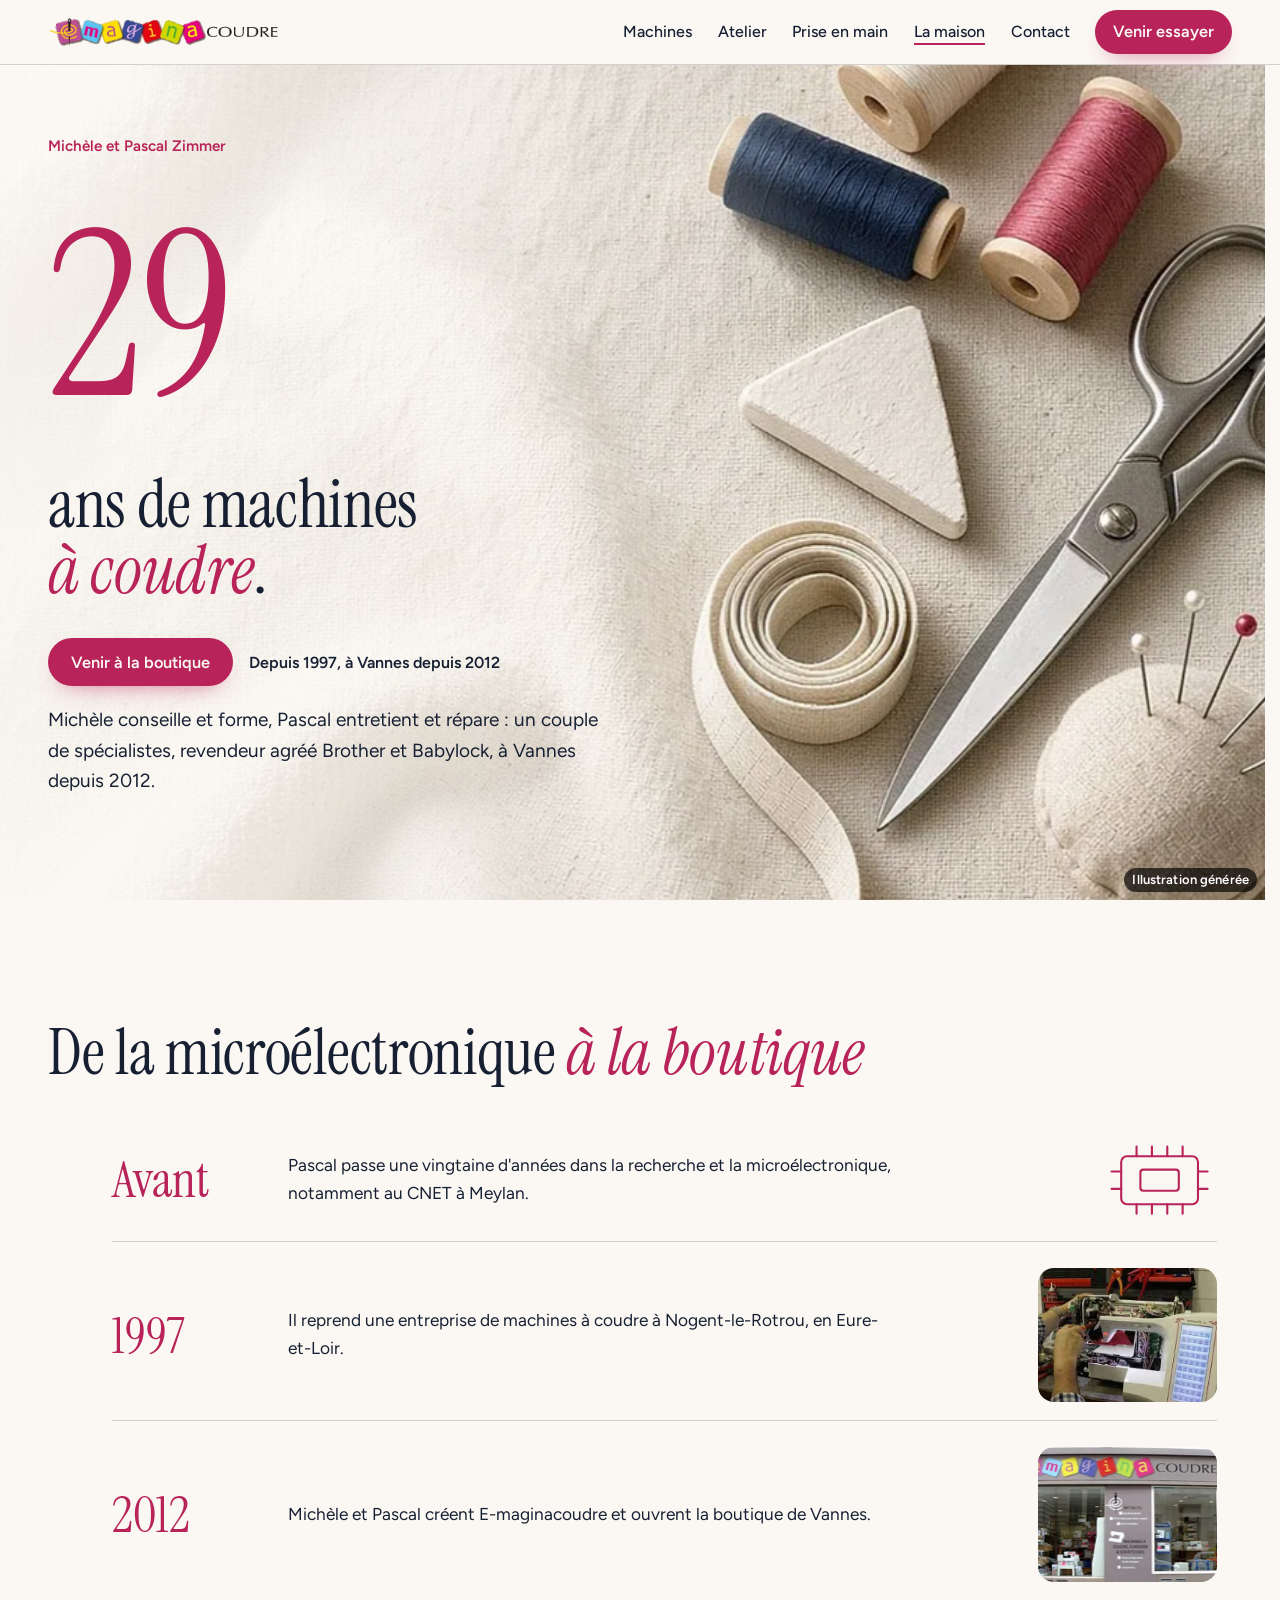
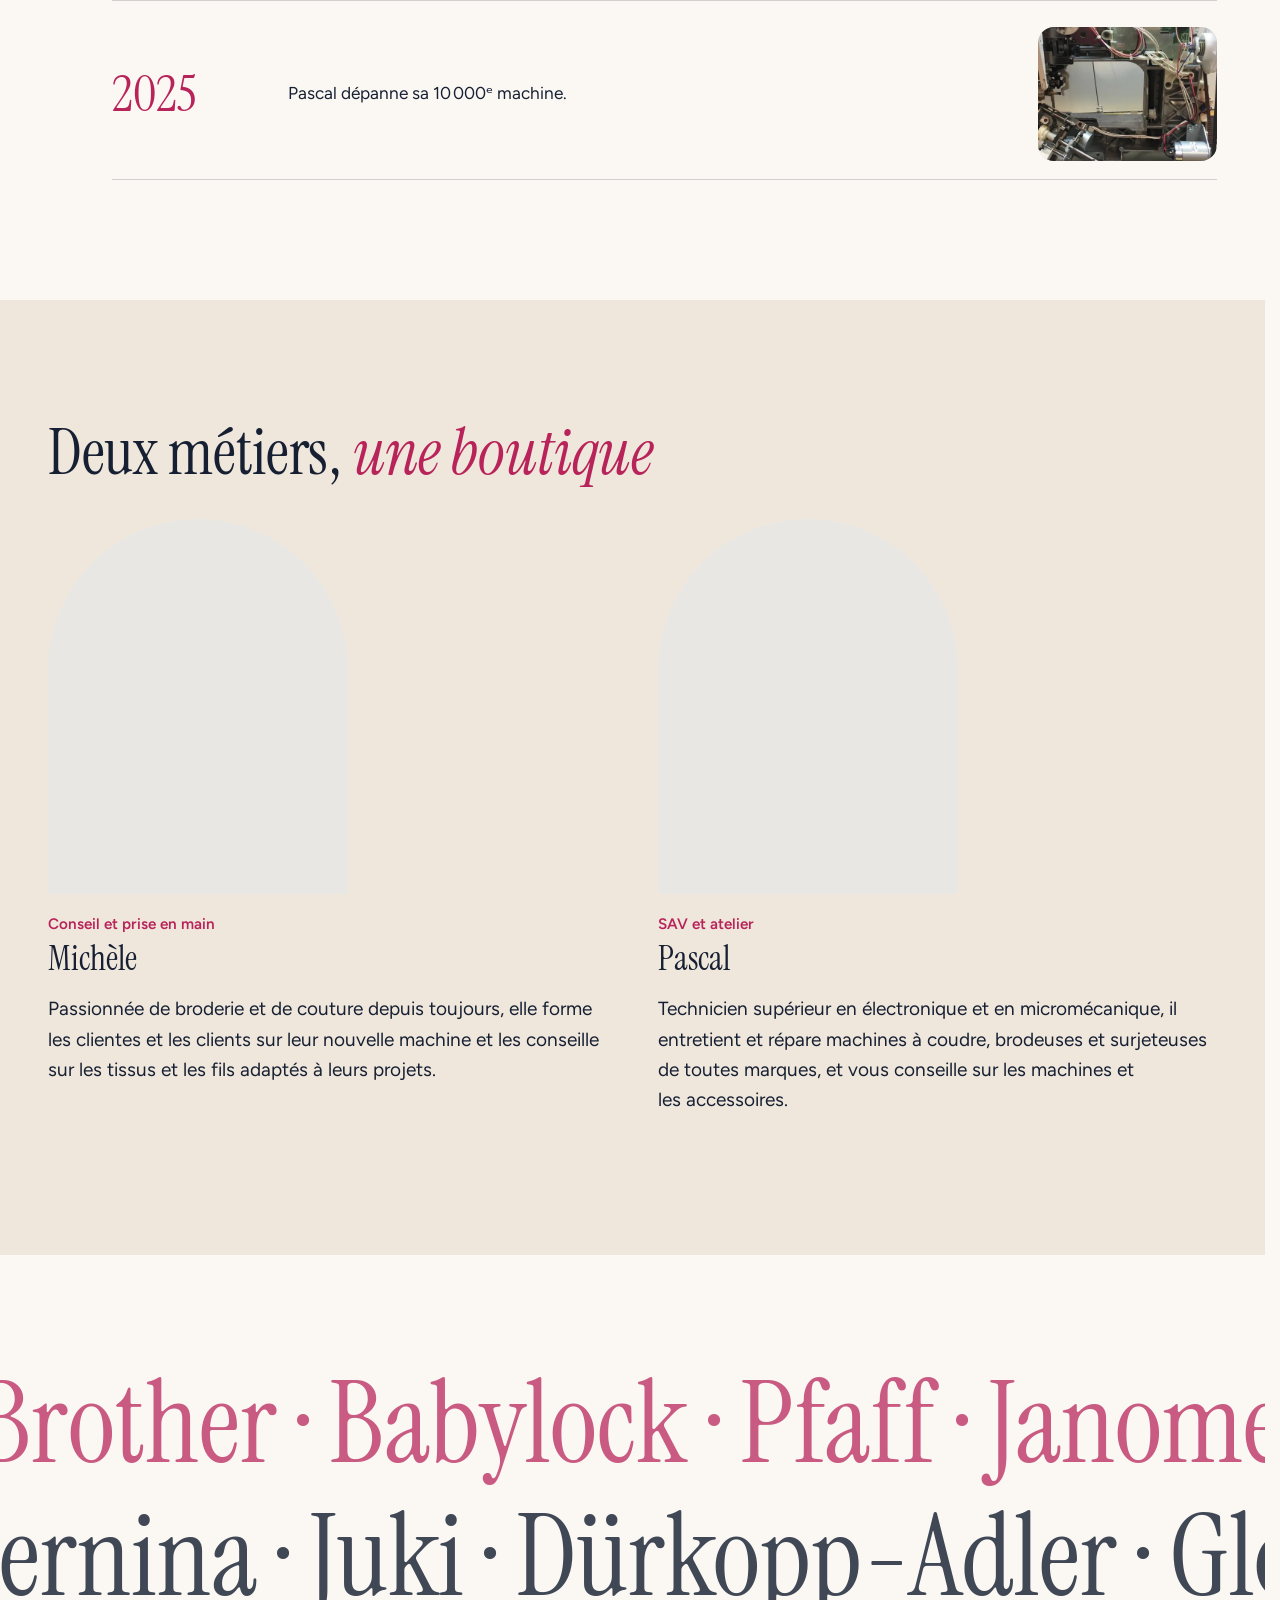
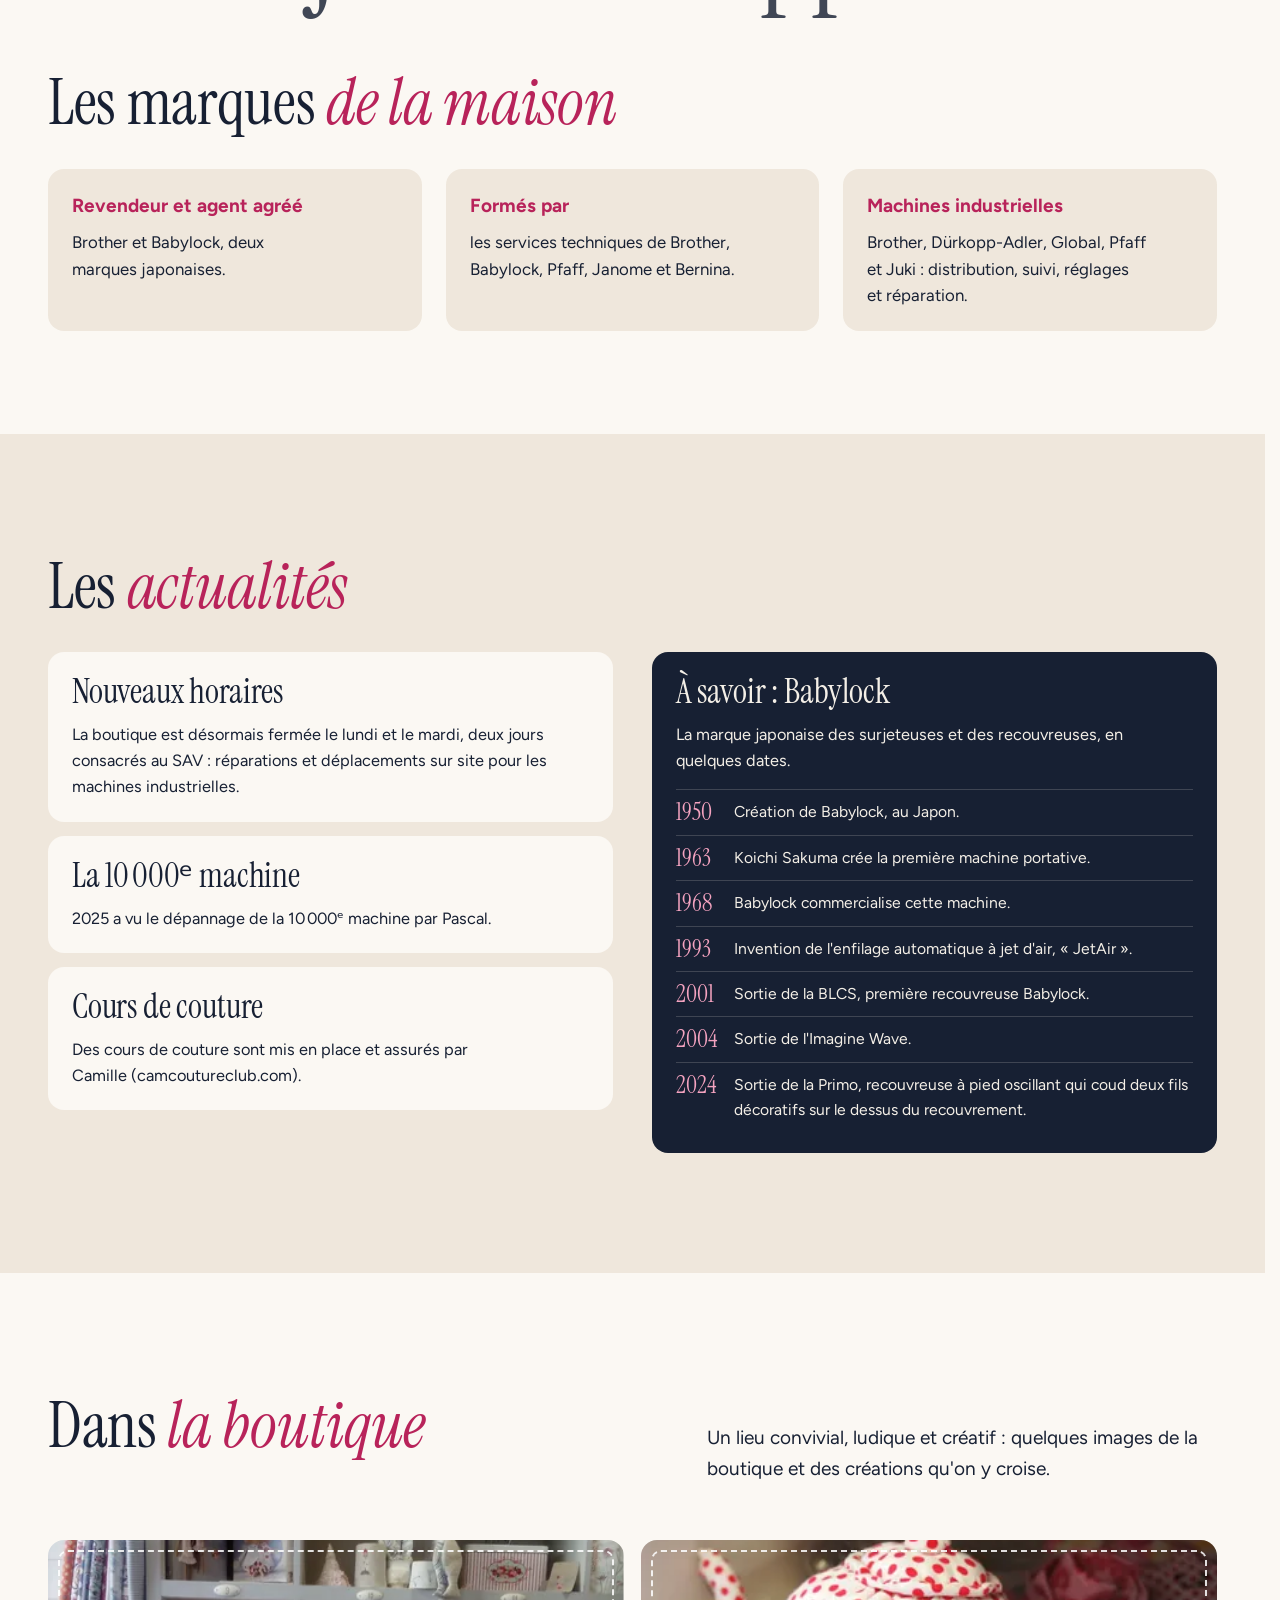
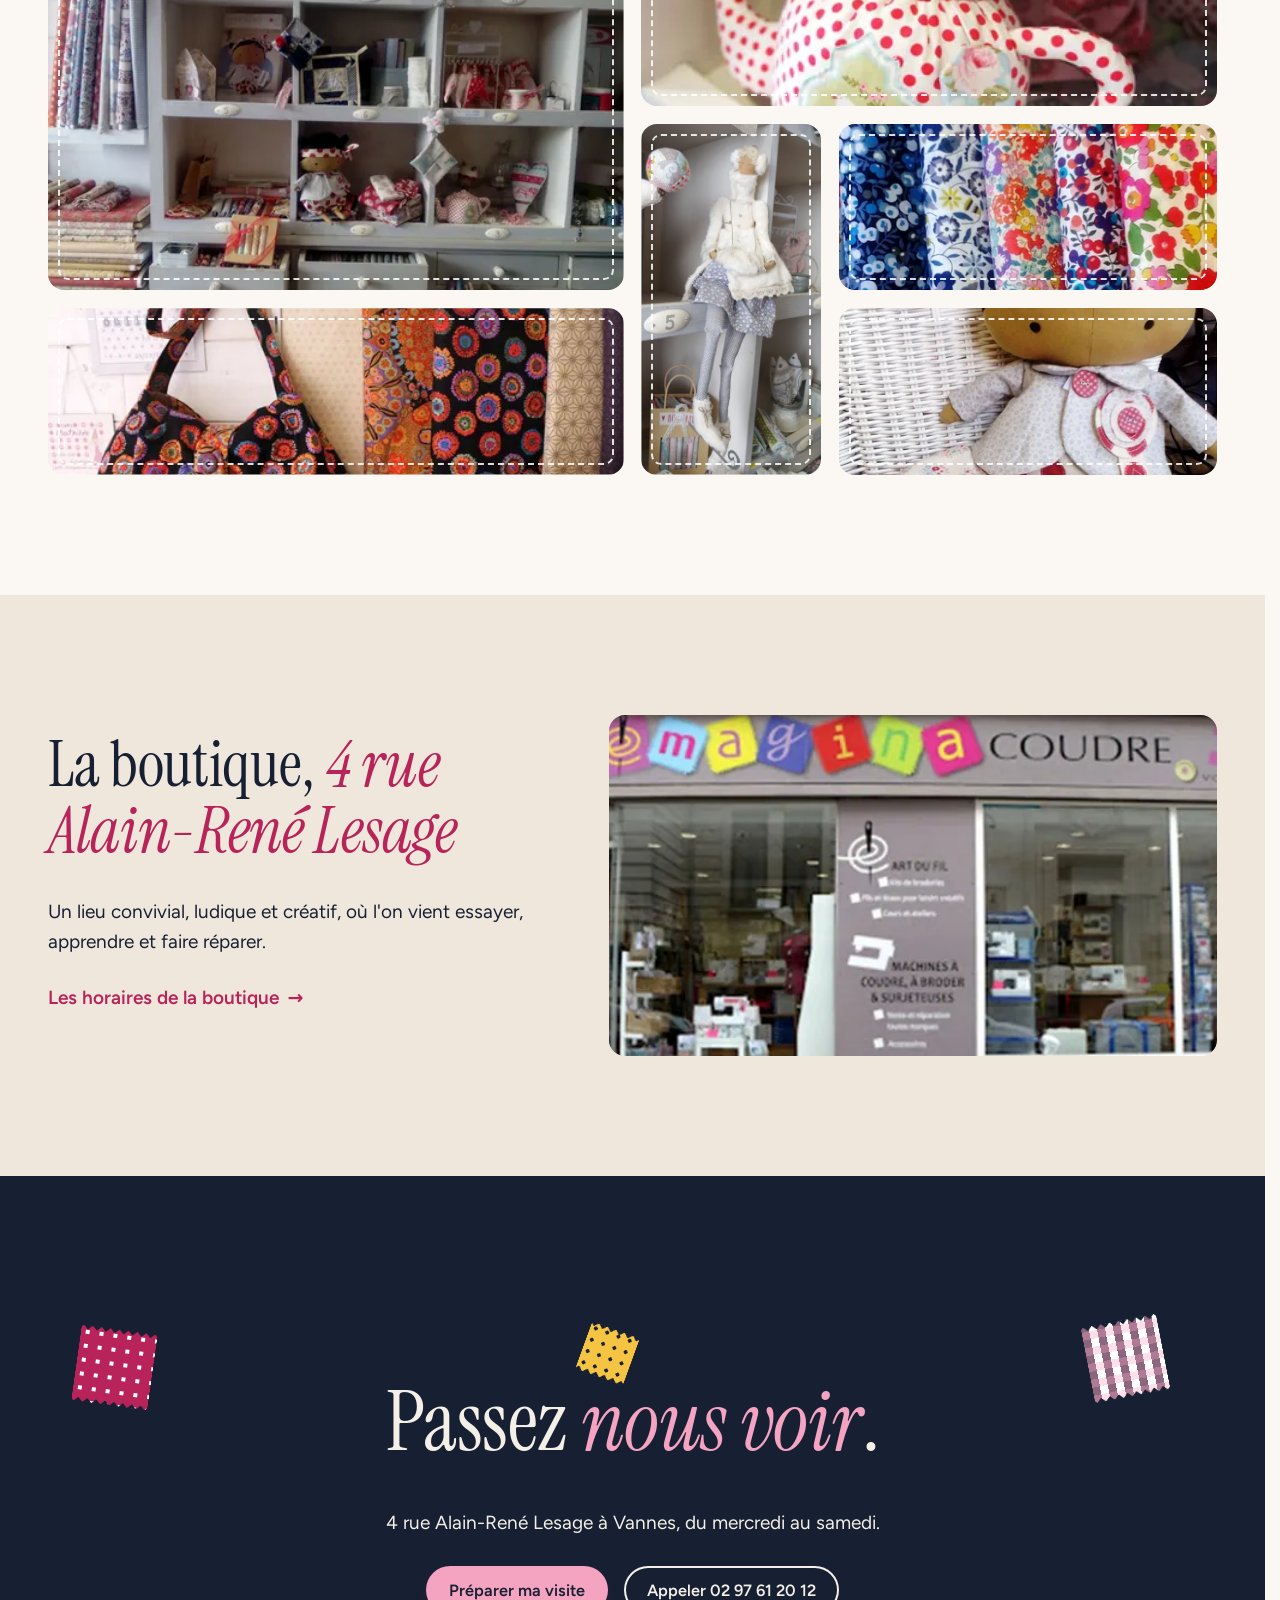
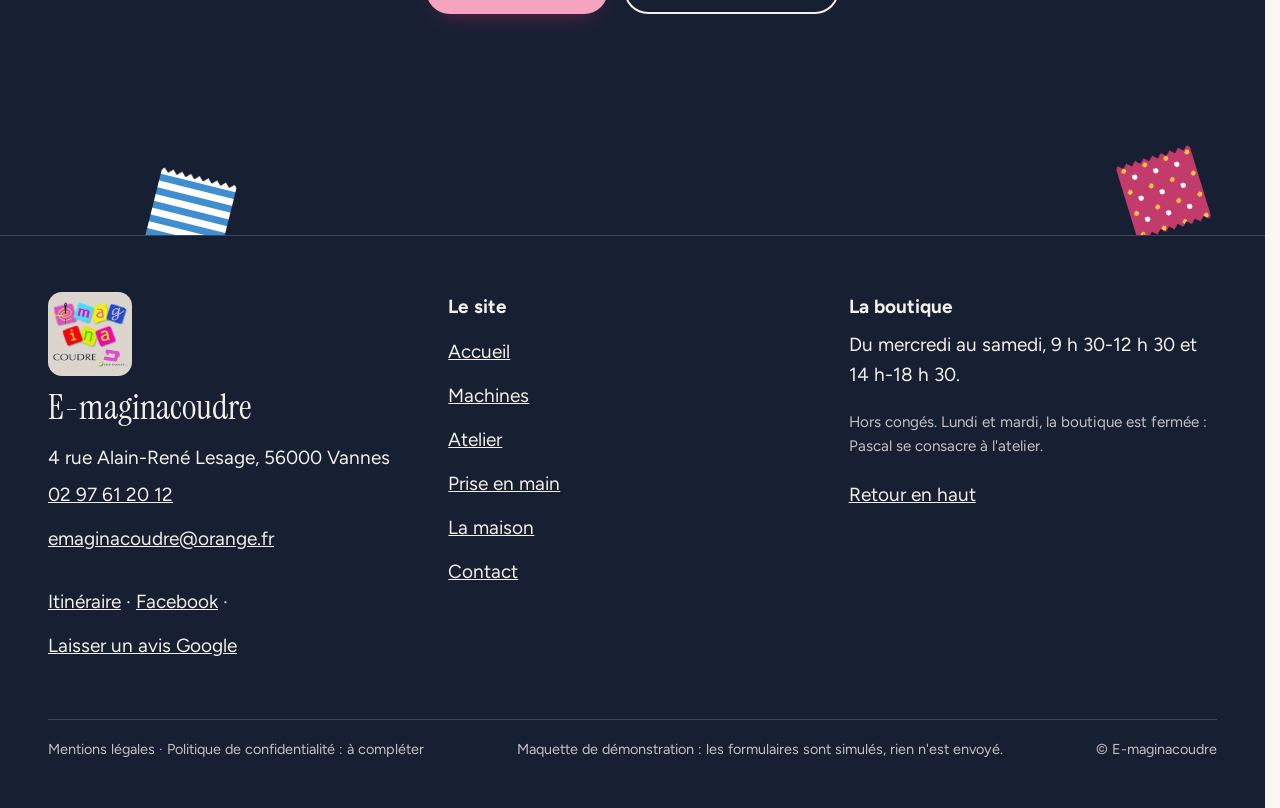
<file: la-maison.html>
<!doctype html>
<html lang="fr" data-v="2">
<head>
<meta charset="utf-8">
<meta name="viewport" content="width=device-width, initial-scale=1, viewport-fit=cover">
<title>La maison : Michèle et Pascal, 29 ans de machines à coudre · E-maginacoudre</title>
<meta name="description" content="Depuis 1997 à Nogent-le-Rotrou, à Vannes depuis 2012 : l&#39;histoire d&#39;E-maginacoudre, ses marques et ses actualités.">
<meta name="robots" content="noindex, nofollow">
<link rel="canonical" href="https://emaginacoudre-maquette.vercel.app/la-maison">
<style>:root{--fond:#FBF8F3;--texte:#172033;--voile-fond:#172033;--ouverture-fond:#172033;--menu-fond:#172033}:root { --entete-h: 72px; --barres-h: 0px; } html { background: var(--fond); color: var(--texte); scrollbar-gutter: stable; } body { margin: 0; background: var(--fond); } html.js:not(.secours):not([data-arrivee="retour"]) [data-anime] { opacity: 0; } html.js:not(.secours):not([data-arrivee="retour"]) [data-anime].vu { opacity: 1; } [data-voile] { position: fixed; inset: 0; z-index: 900; background: var(--voile-fond); transform: translateY(100%); visibility: hidden; pointer-events: none; } html[data-arrivee="voile"]:not(.voile-leve):not(.secours) [data-voile] { transform: none; visibility: visible; } html.secours [data-voile] { visibility: hidden !important; } .ouverture-panneau { position: fixed; inset: 0; z-index: 850; display: none; place-content: center; justify-items: center; background: var(--ouverture-fond, var(--voile-fond)); color: var(--fond); text-align: center; } html.js[data-arrivee="intro"]:not(.secours):not(.intro-finie) .ouverture-panneau { display: grid; } html.defilement-bloque, html.defilement-bloque body, html.js[data-arrivee="intro"]:not(.secours):not(.intro-finie), html.js[data-arrivee="intro"]:not(.secours):not(.intro-finie) body, html[data-arrivee="voile"]:not(.voile-leve):not(.secours), html[data-arrivee="voile"]:not(.voile-leve):not(.secours) body { overflow: hidden; } html.js[data-arrivee="intro"]:not(.secours):not(.intro-finie) { background-color: var(--ouverture-fond, var(--voile-fond)); } html[data-arrivee="voile"]:not(.voile-leve):not(.secours) { background-color: var(--voile-fond); }</style>
<script>(function () {
var d = document.documentElement, ss = null, ls = null;
try { ss = window.sessionStorage; ls = window.localStorage; } catch (e) {}
d.classList.add('js');
var nav = performance.getEntriesByType ? performance.getEntriesByType('navigation')[0] : null;
var type = nav ? nav.type : 'navigate';
var depart = null;
try { depart = JSON.parse(ss.getItem('socle:depart') || 'null'); ss.removeItem('socle:depart'); } catch (e) {}
if (depart && !(Date.now() - depart.t < 15000)) depart = null;
var mode = type === 'back_forward' ? 'retour' : type === 'reload' ? 'intro' : depart ? 'voile' : 'intro';
d.setAttribute('data-arrivee', mode);
if (mode === 'voile' && depart.couleur) d.style.setProperty('--voile-fond', depart.couleur);
if (type === 'reload' && 'scrollRestoration' in history) {
history.scrollRestoration = 'manual';
}
try {
var choisie = ls && ls.getItem('socle:langue');
var langue = (d.lang || '').slice(0, 2);
if (choisie && choisie !== langue && type === 'navigate' && !depart) {
var alt = document.querySelector('link[rel="alternate"][hreflang="' + choisie + '"]');
if (alt) location.replace(new URL(alt.href).pathname + location.search + location.hash);
}
} catch (e) {}
setTimeout(function () { if (!d.classList.contains('demarre')) d.classList.add('secours'); }, 2000);
})();</script>
<link rel="preload" href="/assets/polices/instrument-serif-400.woff2" as="font" type="font/woff2" crossorigin>
<link rel="preload" href="/assets/polices/figtree-variable.woff2" as="font" type="font/woff2" crossorigin>
<link rel="stylesheet" href="/assets/css/socle.css?v=2">
<link rel="stylesheet" href="/assets/css/site.css?v=2">
<link rel="modulepreload" href="/assets/js/site.js?v=2">
<link rel="modulepreload" href="/assets/js/socle/index.js?v=2">
<script src="/assets/vendor/gsap.min.js" defer></script>
<script src="/assets/vendor/ScrollTrigger.min.js" defer></script>
<script src="/assets/vendor/SplitText.min.js" defer></script>
<script type="module" src="/assets/js/site.js?v=2"></script>
<meta name="theme-color" content="#FBF8F3">
<link rel="icon" href="/assets/images/favicon.svg" type="image/svg+xml">
<link rel="apple-touch-icon" href="/assets/images/apple-touch-icon.png">
<meta property="og:type" content="website">
<meta property="og:site_name" content="E-maginacoudre">
<meta property="og:locale" content="fr_FR">
<meta property="og:title" content="La maison : Michèle et Pascal, 29 ans de machines à coudre · E-maginacoudre">
<meta property="og:description" content="Depuis 1997 à Nogent-le-Rotrou, à Vannes depuis 2012 : l&#39;histoire d&#39;E-maginacoudre, ses marques et ses actualités.">
<meta property="og:url" content="https://emaginacoudre-maquette.vercel.app/la-maison">
<meta property="og:image" content="https://emaginacoudre-maquette.vercel.app/assets/partage/la-maison-fr.jpg">
<meta property="og:image:width" content="1200">
<meta property="og:image:height" content="630">
<meta property="og:image:alt" content="Michèle et Pascal, 29 ans de machines à coudre">
<meta name="twitter:card" content="summary_large_image">
<script type="application/ld+json">{"@context":"https://schema.org","@type":"Store","name":"E-maginacoudre","description":"Vente et réparation de machines à coudre, brodeuses, surjeteuses et recouvreuses Brother et Babylock.","url":"https://www.emaginacoudre.fr","telephone":"+33 2 97 61 20 12","email":"emaginacoudre@orange.fr","foundingDate":"2012","address":{"@type":"PostalAddress","streetAddress":"4 rue Alain-René Lesage","postalCode":"56000","addressLocality":"Vannes","addressCountry":"FR"},"openingHoursSpecification":[{"@type":"OpeningHoursSpecification","dayOfWeek":["Wednesday","Thursday","Friday","Saturday"],"opens":"09:30","closes":"12:30"},{"@type":"OpeningHoursSpecification","dayOfWeek":["Wednesday","Thursday","Friday","Saturday"],"opens":"14:00","closes":"18:30"}],"brand":[{"@type":"Brand","name":"Brother"},{"@type":"Brand","name":"Babylock"}],"sameAs":["https://www.facebook.com/E-maginacoudre-1594245230788176/"]}</script>
</head>
<body id="haut">
<div data-voile data-forme="vague" aria-hidden="true"><svg class="voile-vague voile-vague--haut" viewBox="0 0 1440 120" preserveAspectRatio="none" aria-hidden="true"><path d="M0 120 C 240 20 480 20 720 70 S 1200 130 1440 40 V 120 H 0 Z"/></svg><svg class="voile-vague voile-vague--bas" viewBox="0 0 1440 120" preserveAspectRatio="none" aria-hidden="true"><path d="M0 0 C 240 100 480 100 720 50 S 1200 -10 1440 80 V 0 H 0 Z"/></svg><div class="voile-contenu"><img class="voile-logo" src="/assets/images/logo-carre.webp" alt="" width="240" height="240"><span data-voile-libelle>La maison</span></div></div>
<div class="ouverture-panneau" data-ouverture aria-hidden="true">
  <img class="ouverture-logo" src="/assets/images/logo-carre.webp" alt="" width="240" height="240" data-ouverture-objet>
  <p class="ouverture-nom">E-maginacoudre</p>
  <span class="ouverture-trait"></span>
  <p class="ouverture-ligne">Machines à coudre · Vannes</p>
</div>
<a class="evitement" href="#contenu">Aller au contenu</a>
<header data-entete>
  <div class="entete-rangee">
    <a class="entete-logo" aria-label="E-maginacoudre, accueil" href="/" data-libelle="Accueil">
      <img class="logo-entete" src="/assets/images/logo-entete.webp" alt="E-maginacoudre" width="633" height="84">
    </a>
    <nav data-nav aria-label="Navigation principale">
      <ul><li><a href="/machines" data-libelle="Machines">Machines</a></li><li><a href="/atelier" data-libelle="Atelier">Atelier</a></li><li><a href="/prise-en-main" data-libelle="Prise en main">Prise en main</a></li><li><a href="/la-maison" data-libelle="La maison" aria-current="page">La maison</a></li><li><a href="/contact" data-libelle="Contact">Contact</a></li></ul>
    </nav>
    <div class="entete-actions">
      <a class="bouton" href="/contact?sujet=essai#demande" data-libelle="Contact">Venir essayer</a>
      <button type="button" data-menu-bouton aria-controls="menu" aria-expanded="false" data-libelle-ouvrir="Menu" data-libelle-fermer="Fermer"><span data-libelle-bouton>Menu</span></button>
      <a class="menu-sansjs" href="#menu" data-menu-lien>Menu</a>
    </div>
  </div>
</header>
<script>/* Avant le premier affichage : rangées de la navigation (même règle que ajusterNav dans assets/js/socle/entete.js)
   et hauteur réelle de l'en-tête, pour que rien ne saute quand le JavaScript du site prend la main. */
(function () {
  var h = document.documentElement, u = document.querySelector('[data-nav] ul'), e = document.querySelector('[data-entete]');
  if (u) {
    var deborde = function () { return u.scrollWidth > u.clientWidth + 1; }, c = deborde();
    if (c && window.matchMedia('(min-width: 900px)').matches) {
      h.classList.add('nav-deux-rangees'); c = deborde();
      if (c) { h.classList.add('nav-deux-lignes'); var a = u.querySelector('a'); c = !a || u.getBoundingClientRect().height > a.getBoundingClientRect().height * 2.5; }
      if (c) h.classList.remove('nav-deux-rangees', 'nav-deux-lignes');
    }
    if (c) h.classList.add('nav-compacte');
  }
  if (e) h.style.setProperty('--entete-h', Math.round(e.getBoundingClientRect().height) + 'px');
})();</script>
<span id="menu-ferme" aria-hidden="true"></span>
<div id="menu" data-menu role="dialog" aria-modal="true" aria-label="Menu">
  <p class="menu-sansjs-fermer"><a href="#menu-ferme">Fermer</a></p>
  <ul><li style="--i:0"><a href="/" class="menu-lien" data-libelle="Accueil">Accueil</a></li><li style="--i:1"><a href="/machines" class="menu-lien" data-libelle="Machines">Machines</a></li><li style="--i:2"><a href="/atelier" class="menu-lien" data-libelle="Atelier">Atelier</a></li><li style="--i:3"><a href="/prise-en-main" class="menu-lien" data-libelle="Prise en main">Prise en main</a></li><li style="--i:4"><a href="/la-maison" class="menu-lien" data-libelle="La maison" aria-current="page">La maison</a></li><li style="--i:5"><a href="/contact" class="menu-lien" data-libelle="Contact">Contact</a></li></ul>
  <p><a class="bouton" href="tel:+33297612012">Appeler 02 97 61 20 12</a></p>
</div>
<main id="contenu" tabindex="-1">
<section class="ouv-maison" id="debut">
  <figure class="media ouv-maison-media" data-grok data-fx="parallaxe" data-fx-force="5" style="--cadrage:70% 50%;--cadrage-mobile:50% 80%">
  <picture><source media="(max-width: 760px) and (orientation: portrait)" srcset="/assets/images/grok/la-maison-ouverture-mobile-640.webp 640w, /assets/images/grok/la-maison-ouverture-mobile-1080.webp 1080w" sizes="100vw">
    <img src="/assets/images/grok/la-maison-ouverture-1280.webp" srcset="/assets/images/grok/la-maison-ouverture-640.webp 640w, /assets/images/grok/la-maison-ouverture-1280.webp 1280w, /assets/images/grok/la-maison-ouverture-1920.webp 1920w" sizes="100vw" alt="Outils de couture sur du lin : bobines, craie de tailleur, ciseaux et épingles" width="1280" height="720" fetchpriority="high" loading="eager" decoding="async">
  </picture><figcaption class="mention-ia">Illustration générée</figcaption>
</figure>
  <div class="conteneur ouv-maison-texte">
    <p class="surtitre masque-ecran-tres-bas" data-anime="gsap" data-intro>Michèle et Pascal Zimmer</p>
    <h1 data-anime="gsap" data-intro><span class="nombre-geant" data-iris-centre data-effet="vingt-neuf"><span data-vingt-neuf>29</span></span> <span class="ouv-maison-mots">ans de machines <em>à coudre</em>.</span></h1>
    <p class="ouv-actions" data-anime="gsap" data-intro>
      <a href="/contact" class="bouton" data-libelle="Contact" data-action-principale data-survol="magnetique">Venir à la boutique</a>
      <span class="info-cle" data-info-cle>Depuis 1997, à Vannes depuis 2012</span>
    </p>
    <p class="ouv-maison-intro masque-ecran-tres-bas" data-anime="gsap" data-intro>Michèle conseille et forme, Pascal entretient et répare : un couple de spécialistes, revendeur agréé Brother et Babylock, à Vannes depuis 2012.</p>
  </div>
</section>
<section class="histoire" id="histoire">
  <div class="conteneur">
    <h2 data-anime="lignes">De la microélectronique <em>à la boutique</em></h2>
    <div class="frise">
      <svg class="frise-fil" viewBox="0 0 40 1000" preserveAspectRatio="none" aria-hidden="true" data-visuel data-fx="trace" data-effet="frise-cousue"><path d="M20 0 C 4 200, 36 300, 20 500 S 4 800, 20 1000" data-fx-trait/></svg>
      <ol class="frise-liste" data-anime="cascade">
        <li><strong>Avant</strong><p>Pascal passe une vingtaine d&#39;années dans la recherche et la microélectronique, notamment au CNET à Meylan.</p><svg class="frise-picto" viewBox="0 0 120 90" aria-hidden="true" data-visuel><rect x="20" y="20" width="80" height="50" rx="6"/><path d="M36 20 v-10 M52 20 v-10 M68 20 v-10 M84 20 v-10 M36 70 v10 M52 70 v10 M68 70 v10 M84 70 v10 M20 36 h-10 M20 54 h-10 M100 36 h10 M100 54 h10"/><rect x="40" y="34" width="40" height="22" rx="3"/></svg></li>
        <li><strong>1997</strong><p>Il reprend une entreprise de machines à coudre à Nogent-le-Rotrou, en Eure-et-Loir.</p><figure class="media frise-media" style="--cadrage:50% 50%">
  <picture>
    <img src="/assets/images/atelier-test-960.webp" srcset="/assets/images/atelier-test-480.webp 480w, /assets/images/atelier-test-640.webp 640w, /assets/images/atelier-test-960.webp 960w" sizes="200px" alt="Test électronique d&#39;une machine en panne, à l&#39;atelier" width="960" height="720" loading="lazy" decoding="async">
  </picture>
</figure></li>
        <li><strong>2012</strong><p>Michèle et Pascal créent E-maginacoudre et ouvrent la boutique de Vannes.</p><figure class="media frise-media" style="--cadrage:45% 50%">
  <picture>
    <img src="/assets/images/boutique-vitrine-960.webp" srcset="/assets/images/boutique-vitrine-480.webp 480w, /assets/images/boutique-vitrine-640.webp 640w, /assets/images/boutique-vitrine-960.webp 960w" sizes="200px" alt="La vitrine de la boutique, à Vannes" width="960" height="540" loading="lazy" decoding="async">
  </picture>
</figure></li>
        <li><strong>2025</strong><p>Pascal dépanne sa 10 000ᵉ machine.</p><figure class="media frise-media" style="--cadrage:50% 50%">
  <picture>
    <img src="/assets/images/atelier-coeur-640.webp" srcset="/assets/images/atelier-coeur-480.webp 480w, /assets/images/atelier-coeur-640.webp 640w" sizes="200px" alt="Une machine à coudre entièrement ouverte pendant une révision" width="640" height="801" loading="lazy" decoding="async">
  </picture>
</figure></li>
      </ol>
    </div>
  </div>
</section>
<section class="equipe fond-sable" id="equipe">
  <div class="conteneur">
    <h2 data-anime="lignes">Deux métiers, <em>une boutique</em></h2>
    <div class="equipe-grille" data-anime="cascade">
      <article class="personne">
        <figure class="media personne-media" style="--cadrage:50% 28%">
  <picture>
    <img src="/assets/images/michele-784.webp" srcset="/assets/images/michele-480.webp 480w, /assets/images/michele-640.webp 640w, /assets/images/michele-784.webp 784w" sizes="(max-width: 760px) 70vw, 24vw" alt="Michèle, qui conseille et forme à la boutique" width="784" height="980" loading="lazy" decoding="async">
  </picture>
</figure>
        <p class="surtitre">Conseil et prise en main</p>
        <h3>Michèle</h3>
        <p>Passionnée de broderie et de couture depuis toujours, elle forme les clientes et les clients sur leur nouvelle machine et les conseille sur les tissus et les fils adaptés à leurs projets.</p>
      </article><article class="personne">
        <figure class="media personne-media" style="--cadrage:50% 45%">
  <picture>
    <img src="/assets/images/pascal-784.webp" srcset="/assets/images/pascal-480.webp 480w, /assets/images/pascal-640.webp 640w, /assets/images/pascal-784.webp 784w" sizes="(max-width: 760px) 70vw, 24vw" alt="Pascal à l&#39;établi de l&#39;atelier" width="784" height="981" loading="lazy" decoding="async">
  </picture>
</figure>
        <p class="surtitre">SAV et atelier</p>
        <h3>Pascal</h3>
        <p>Technicien supérieur en électronique et en micromécanique, il entretient et répare machines à coudre, brodeuses et surjeteuses de toutes marques, et vous conseille sur les machines et les accessoires.</p>
      </article>
    </div>
  </div>
</section>
<section class="marques" id="marques">
  <div class="marques-ruban" data-fx="mots-geants" aria-hidden="true" data-ruban data-visuel data-audit-ignorer>
    <p data-fx-rangee>Brother · Babylock · Pfaff · Janome · Bernina · Juki · Dürkopp-Adler · Global · Brother · Babylock · Pfaff · Janome · Bernina · Juki · Dürkopp-Adler · Global ·</p>
    <p data-fx-rangee data-sens="-1">Brother · Babylock · Pfaff · Janome · Bernina · Juki · Dürkopp-Adler · Global · Brother · Babylock · Pfaff · Janome · Bernina · Juki · Dürkopp-Adler · Global ·</p>
  </div>
  <div class="conteneur">
    <h2 data-anime="lignes">Les marques <em>de la maison</em></h2>
    <dl class="marques-grille" data-anime="cascade">
      <div><dt>Revendeur et agent agréé</dt><dd>Brother et Babylock, deux marques japonaises.</dd></div><div><dt>Formés par</dt><dd>les services techniques de Brother, Babylock, Pfaff, Janome et Bernina.</dd></div><div><dt>Machines industrielles</dt><dd>Brother, Dürkopp-Adler, Global, Pfaff et Juki : distribution, suivi, réglages et réparation.</dd></div>
    </dl>
  </div>
</section>
<section class="actus fond-sable" id="actualites">
  <div class="conteneur">
    <h2 data-anime="lignes">Les <em>actualités</em></h2>
    <div class="actus-grille">
      <ul class="actus-liste" data-anime="cascade">
        <li class="actu"><h3>Nouveaux horaires</h3><p>La boutique est désormais fermée le lundi et le mardi, deux jours consacrés au SAV : réparations et déplacements sur site pour les machines industrielles.</p></li><li class="actu"><h3>La 10 000ᵉ machine</h3><p>2025 a vu le dépannage de la 10 000ᵉ machine par Pascal.</p></li><li class="actu"><h3>Cours de couture</h3><p>Des cours de couture sont mis en place et assurés par Camille (camcoutureclub.com).</p></li>
      </ul>
      <article class="actu actu--babylock" data-anime>
        <h3>À savoir : Babylock</h3>
        <p>La marque japonaise des surjeteuses et des recouvreuses, en quelques dates.</p>
        <ol class="babylock-dates"><li><strong>1950</strong><span>Création de Babylock, au Japon.</span></li><li><strong>1963</strong><span>Koichi Sakuma crée la première machine portative.</span></li><li><strong>1968</strong><span>Babylock commercialise cette machine.</span></li><li><strong>1993</strong><span>Invention de l&#39;enfilage automatique à jet d&#39;air, « JetAir ».</span></li><li><strong>2001</strong><span>Sortie de la BLCS, première recouvreuse Babylock.</span></li><li><strong>2004</strong><span>Sortie de l&#39;Imagine Wave.</span></li><li><strong>2024</strong><span>Sortie de la Primo, recouvreuse à pied oscillant qui coud deux fils décoratifs sur le dessus du recouvrement.</span></li></ol>
      </article>
    </div>
  </div>
</section>
<section class="mosaique" id="dans-la-boutique">
  <div class="conteneur">
    <div class="tete-section tete-section--ligne">
      <h2 data-anime="lignes">Dans <em>la boutique</em></h2>
      <p data-anime>Un lieu convivial, ludique et créatif : quelques images de la boutique et des créations qu&#39;on y croise.</p>
    </div>
    <div class="mosaique-grille">
      <figure class="media mosaique-media mosaique-media--1" data-anime="rideau" style="--cadrage:50% 50%">
  <picture>
    <img src="/assets/images/boutique-interieur-960.webp" srcset="/assets/images/boutique-interieur-480.webp 480w, /assets/images/boutique-interieur-640.webp 640w, /assets/images/boutique-interieur-960.webp 960w" sizes="(max-width: 760px) 50vw, 30vw" alt="L&#39;intérieur de la boutique : étagères de tissus, de créations et de mercerie" width="960" height="720" loading="lazy" decoding="async">
  </picture>
</figure><figure class="media mosaique-media mosaique-media--2" data-fx="parallaxe" data-fx-force="8" style="--cadrage:50% 50%">
  <picture>
    <img src="/assets/images/creation-theiere-960.webp" srcset="/assets/images/creation-theiere-480.webp 480w, /assets/images/creation-theiere-640.webp 640w, /assets/images/creation-theiere-960.webp 960w" sizes="(max-width: 760px) 50vw, 30vw" alt="Théière en tissu à pois rouges, cousue main" width="960" height="640" loading="lazy" decoding="async">
  </picture>
</figure><figure class="media mosaique-media mosaique-media--3" data-anime="rideau" style="--cadrage:50% 30%">
  <picture>
    <img src="/assets/images/creation-poupee-960.webp" srcset="/assets/images/creation-poupee-480.webp 480w, /assets/images/creation-poupee-640.webp 640w, /assets/images/creation-poupee-960.webp 960w" sizes="(max-width: 760px) 50vw, 30vw" alt="Poupée en tissu posée sur les étagères de la boutique" width="960" height="1440" loading="lazy" decoding="async">
  </picture>
</figure><figure class="media mosaique-media mosaique-media--4" data-fx="parallaxe" data-fx-force="8" style="--cadrage:50% 50%">
  <picture>
    <img src="/assets/images/boutique-tissus-960.webp" srcset="/assets/images/boutique-tissus-480.webp 480w, /assets/images/boutique-tissus-640.webp 640w, /assets/images/boutique-tissus-960.webp 960w" sizes="(max-width: 760px) 50vw, 30vw" alt="Tissus fleuris en rouleaux, rouges, bleus et blancs" width="960" height="1200" loading="lazy" decoding="async">
  </picture>
</figure><figure class="media mosaique-media mosaique-media--5" data-anime="rideau" style="--cadrage:50% 50%">
  <picture>
    <img src="/assets/images/creation-sacs-960.webp" srcset="/assets/images/creation-sacs-480.webp 480w, /assets/images/creation-sacs-640.webp 640w, /assets/images/creation-sacs-960.webp 960w" sizes="(max-width: 760px) 50vw, 30vw" alt="Sac cousu dans un tissu à fleurs, devant des coupons colorés" width="960" height="640" loading="lazy" decoding="async">
  </picture>
</figure><figure class="media mosaique-media mosaique-media--6" data-fx="parallaxe" data-fx-force="8" style="--cadrage:50% 35%">
  <picture>
    <img src="/assets/images/creation-poupee-pois-960.webp" srcset="/assets/images/creation-poupee-pois-480.webp 480w, /assets/images/creation-poupee-pois-640.webp 640w, /assets/images/creation-poupee-pois-960.webp 960w" sizes="(max-width: 760px) 50vw, 30vw" alt="Poupée à pois sur un fauteuil en osier, avec des coupons de tissu" width="960" height="1280" loading="lazy" decoding="async">
  </picture>
</figure>
    </div>
  </div>
</section>
<section class="vitrine-maison fond-sable" id="boutique">
  <div class="conteneur vitrine-maison-grille">
    <div>
      <h2 data-anime="lignes">La boutique, <em>4 rue Alain-René Lesage</em></h2>
      <p data-anime>Un lieu convivial, ludique et créatif, où l&#39;on vient essayer, apprendre et faire réparer.</p>
      <p data-anime><a href="/contact#horaires" class="lien-fleche" data-libelle="Contact">Les horaires de la boutique</a></p>
    </div>
    <figure class="media vitrine-maison-media" data-fx="zoom" style="--cadrage:50% 50%">
  <picture>
    <img src="/assets/images/boutique-vitrine-960.webp" srcset="/assets/images/boutique-vitrine-480.webp 480w, /assets/images/boutique-vitrine-640.webp 640w, /assets/images/boutique-vitrine-960.webp 960w" sizes="(max-width: 760px) 100vw, 50vw" alt="La vitrine de la boutique, à Vannes" width="960" height="540" loading="lazy" decoding="async">
  </picture>
</figure>
  </div>
</section>
<section class="fin fond-nuit" id="fin">
  <div class="fin-coupons" aria-hidden="true" data-visuel data-effet="coupons"><span class="coupon coupon--pois coupon--1"></span><span class="coupon coupon--vichy coupon--2"></span><span class="coupon coupon--rayures coupon--3"></span><span class="coupon coupon--fleurs coupon--4"></span><span class="coupon coupon--pois-jaune coupon--5"></span><span class="coupon coupon--chevrons coupon--6"></span></div>
  <div class="conteneur fin-cadre">
    <div class="fin-bord" aria-hidden="true" data-superpose data-effet="couture-appel"></div>
    <h2 data-anime="lignes">Passez <em>nous voir</em>.</h2>
    <p data-anime>4 rue Alain-René Lesage à Vannes, du mercredi au samedi.</p>
    <p class="ouv-actions fin-actions" data-anime>
      <a href="/contact?sujet=essai#demande" class="bouton" data-libelle="Contact" data-survol="magnetique">Préparer ma visite</a>
      <a class="bouton bouton--contour" href="tel:+33297612012">Appeler 02 97 61 20 12</a>
    </p>
  </div>
</section>
</main>
<footer class="pied" id="pied">
  <div class="conteneur pied-grille">
    <div class="pied-marque">
      <p class="pied-nom"><img class="pied-logo" src="/assets/images/logo-carre.webp" alt="" width="240" height="240" loading="lazy">E-maginacoudre</p>
      <p>4 rue Alain-René Lesage, 56000 Vannes<br><a href="tel:+33297612012">02 97 61 20 12</a><br><a href="mailto:emaginacoudre@orange.fr">emaginacoudre@orange.fr</a></p>
      <p><a href="https://www.google.com/maps/search/?api=1&amp;query=4+rue+Alain-Ren%C3%A9+Lesage+56000+Vannes" target="_blank" rel="noopener">Itinéraire<span class="visuellement-cache"> (nouvel onglet)</span></a> · <a href="https://www.facebook.com/E-maginacoudre-1594245230788176/" target="_blank" rel="noopener">Facebook<span class="visuellement-cache"> (nouvel onglet)</span></a> · <a href="https://www.google.com/search?q=E-maginacoudre+Vannes+avis" target="_blank" rel="noopener">Laisser un avis Google<span class="visuellement-cache"> (nouvel onglet)</span></a></p>
    </div>
    <nav aria-label="Le site">
      <p class="pied-titre">Le site</p>
      <ul><li><a href="/" data-libelle="Accueil">Accueil</a></li><li><a href="/machines" data-libelle="Machines">Machines</a></li><li><a href="/atelier" data-libelle="Atelier">Atelier</a></li><li><a href="/prise-en-main" data-libelle="Prise en main">Prise en main</a></li><li><a href="/la-maison" data-libelle="La maison" aria-current="page">La maison</a></li><li><a href="/contact" data-libelle="Contact">Contact</a></li></ul>
    </nav>
    <div>
      <p class="pied-titre">La boutique</p>
      <p>Du mercredi au samedi, 9 h 30-12 h 30 et 14 h-18 h 30.</p>
      <p class="pied-note">Hors congés. Lundi et mardi, la boutique est fermée : Pascal se consacre à l&#39;atelier.</p>
      <p><a href="#haut" data-sans-transition>Retour en haut</a></p>
    </div>
  </div>
  <div class="conteneur pied-bas"><p>Mentions légales · Politique de confidentialité : à compléter</p><p>Maquette de démonstration : les formulaires sont simulés, rien n&#39;est envoyé.</p><p>© E-maginacoudre</p></div>
</footer>
<div data-barre-fixe>
  <a class="bouton bouton--contour" href="tel:+33297612012">Appeler</a>
  <a class="bouton" href="/contact?sujet=essai#demande" data-libelle="Contact">Venir essayer</a>
</div>
</body>
</html>
</file>
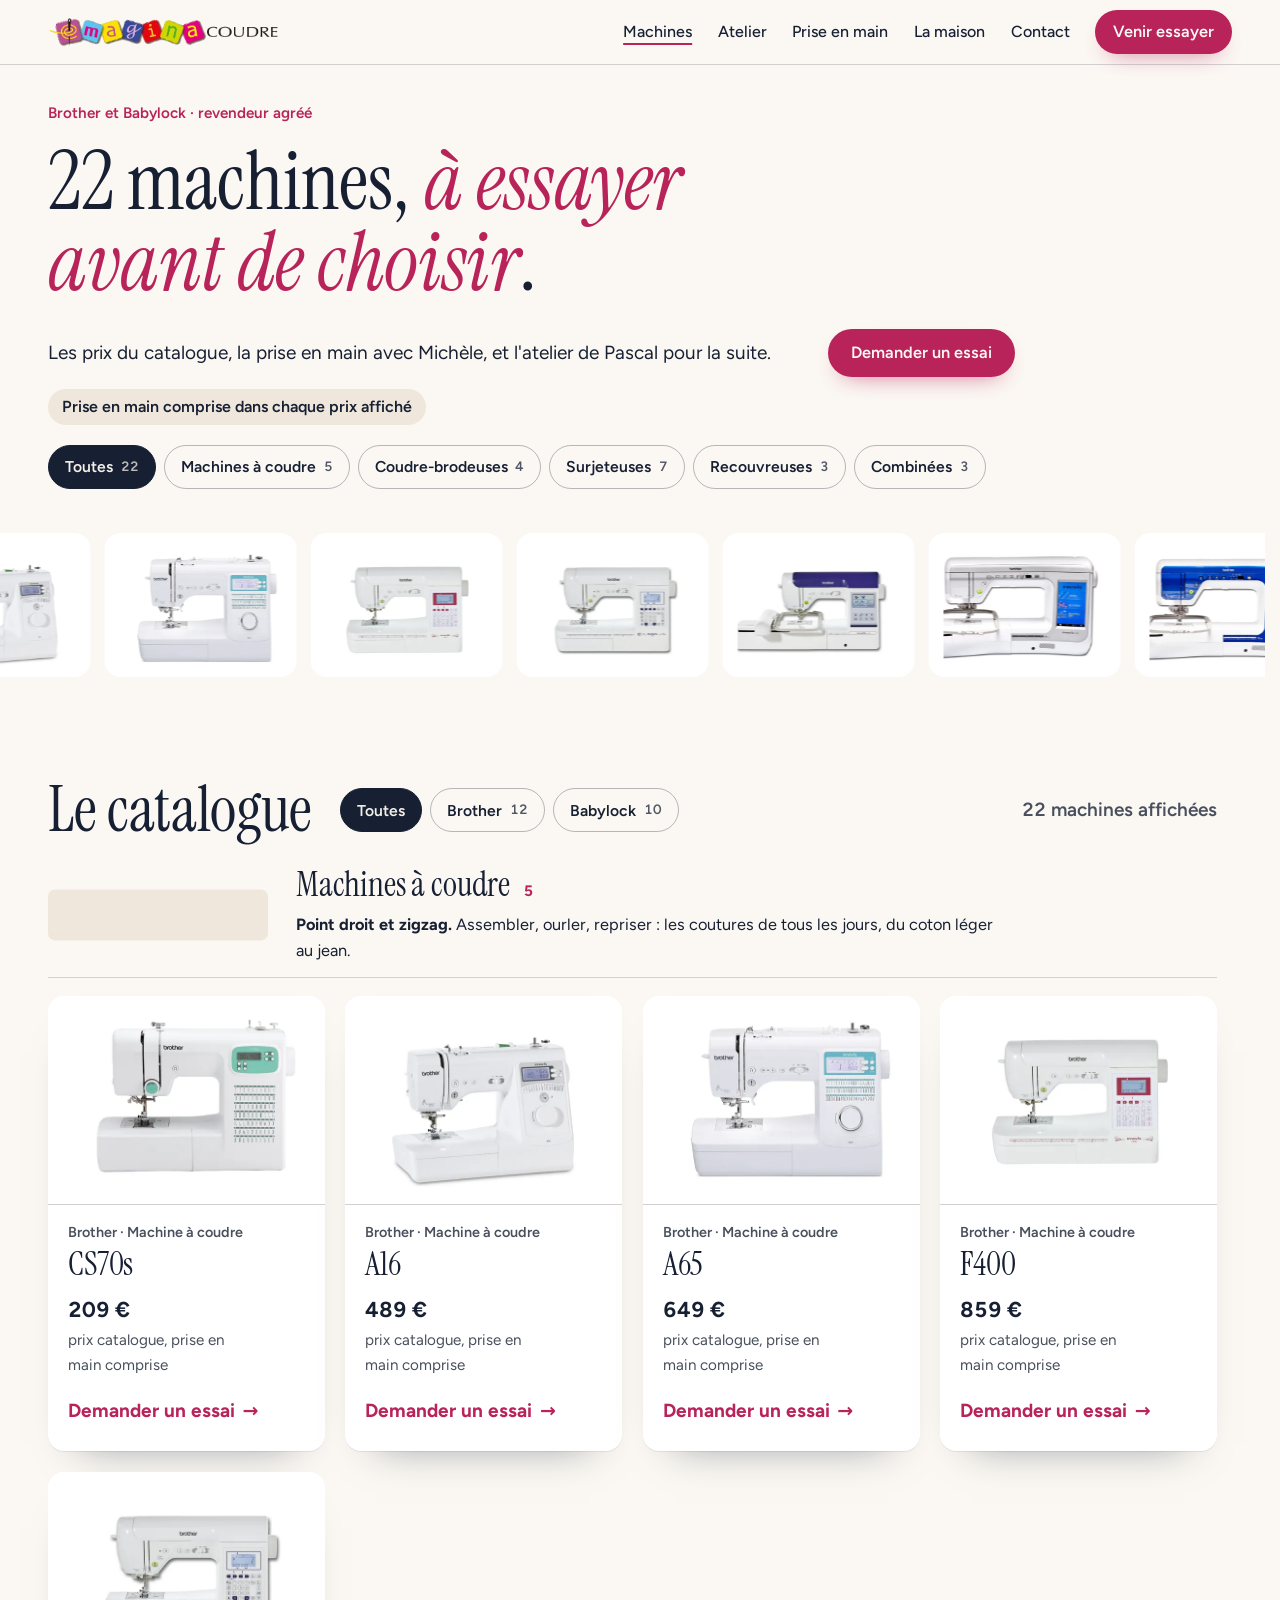
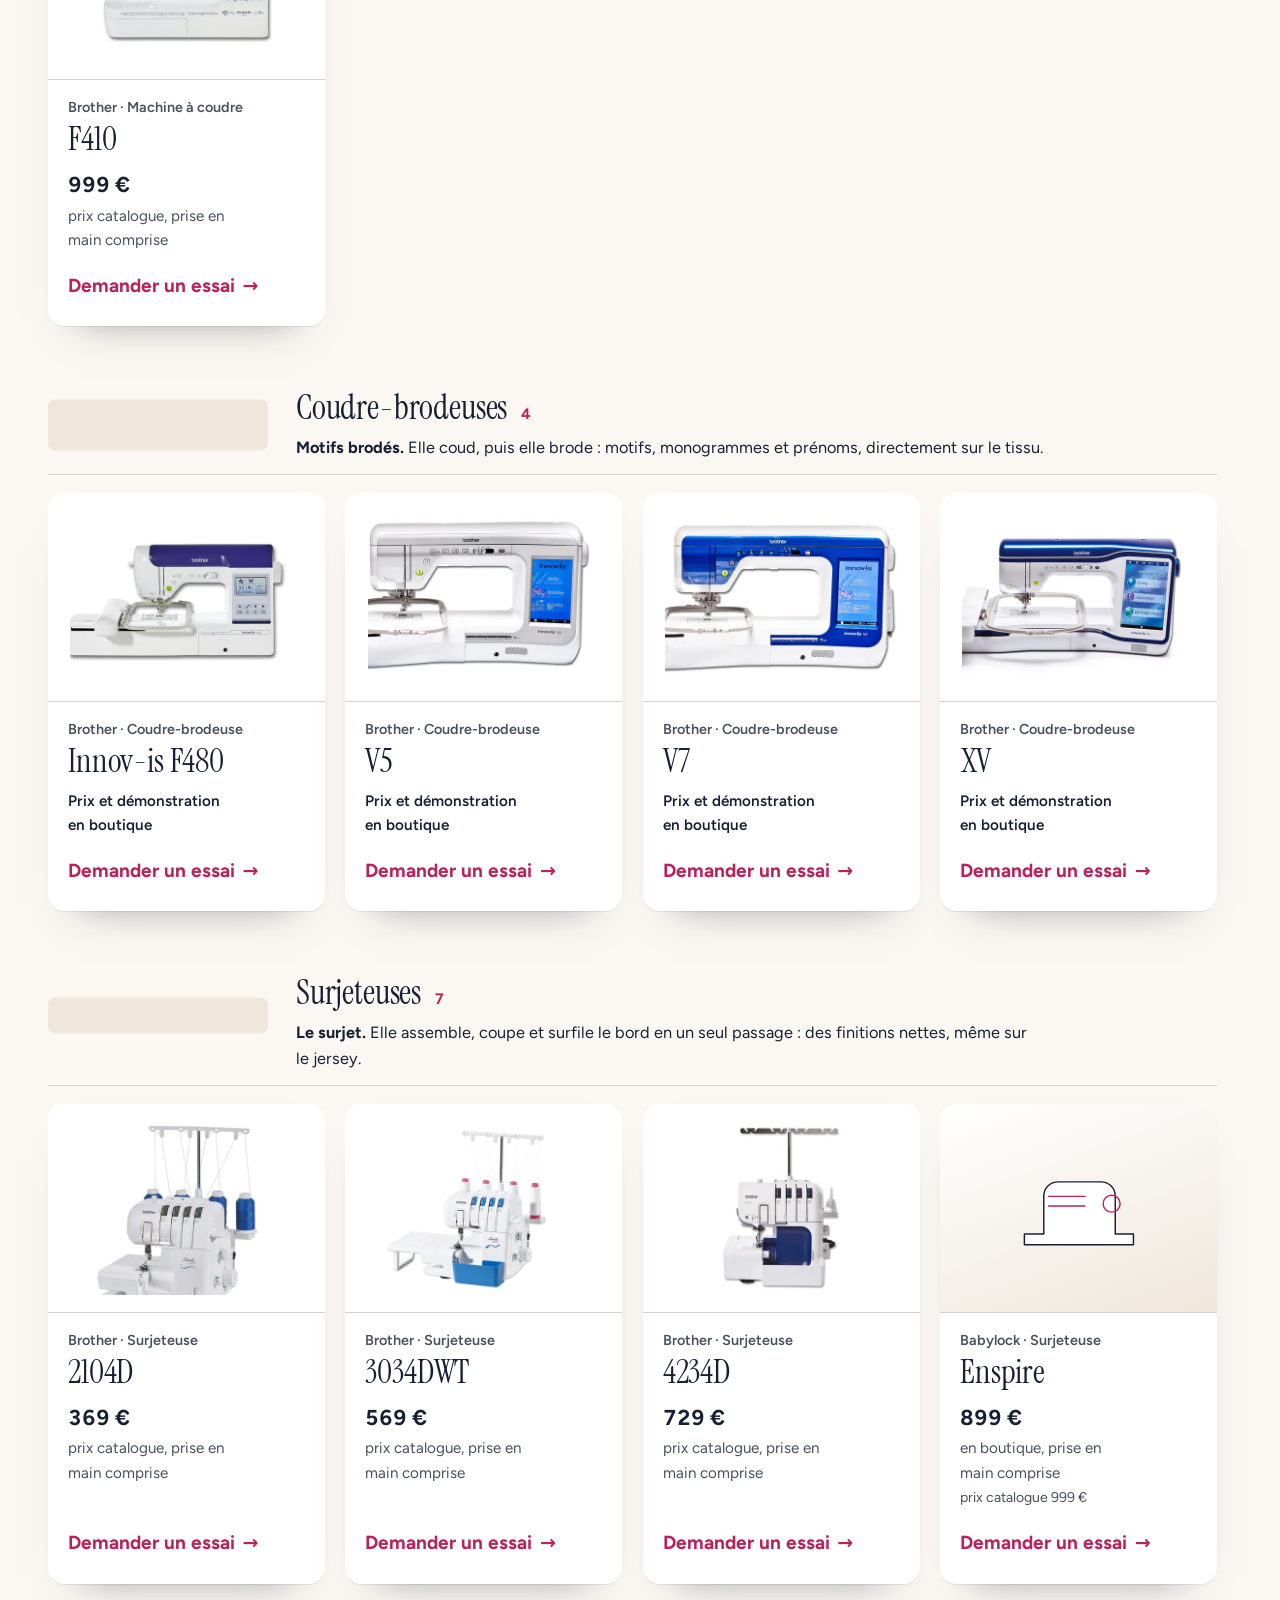
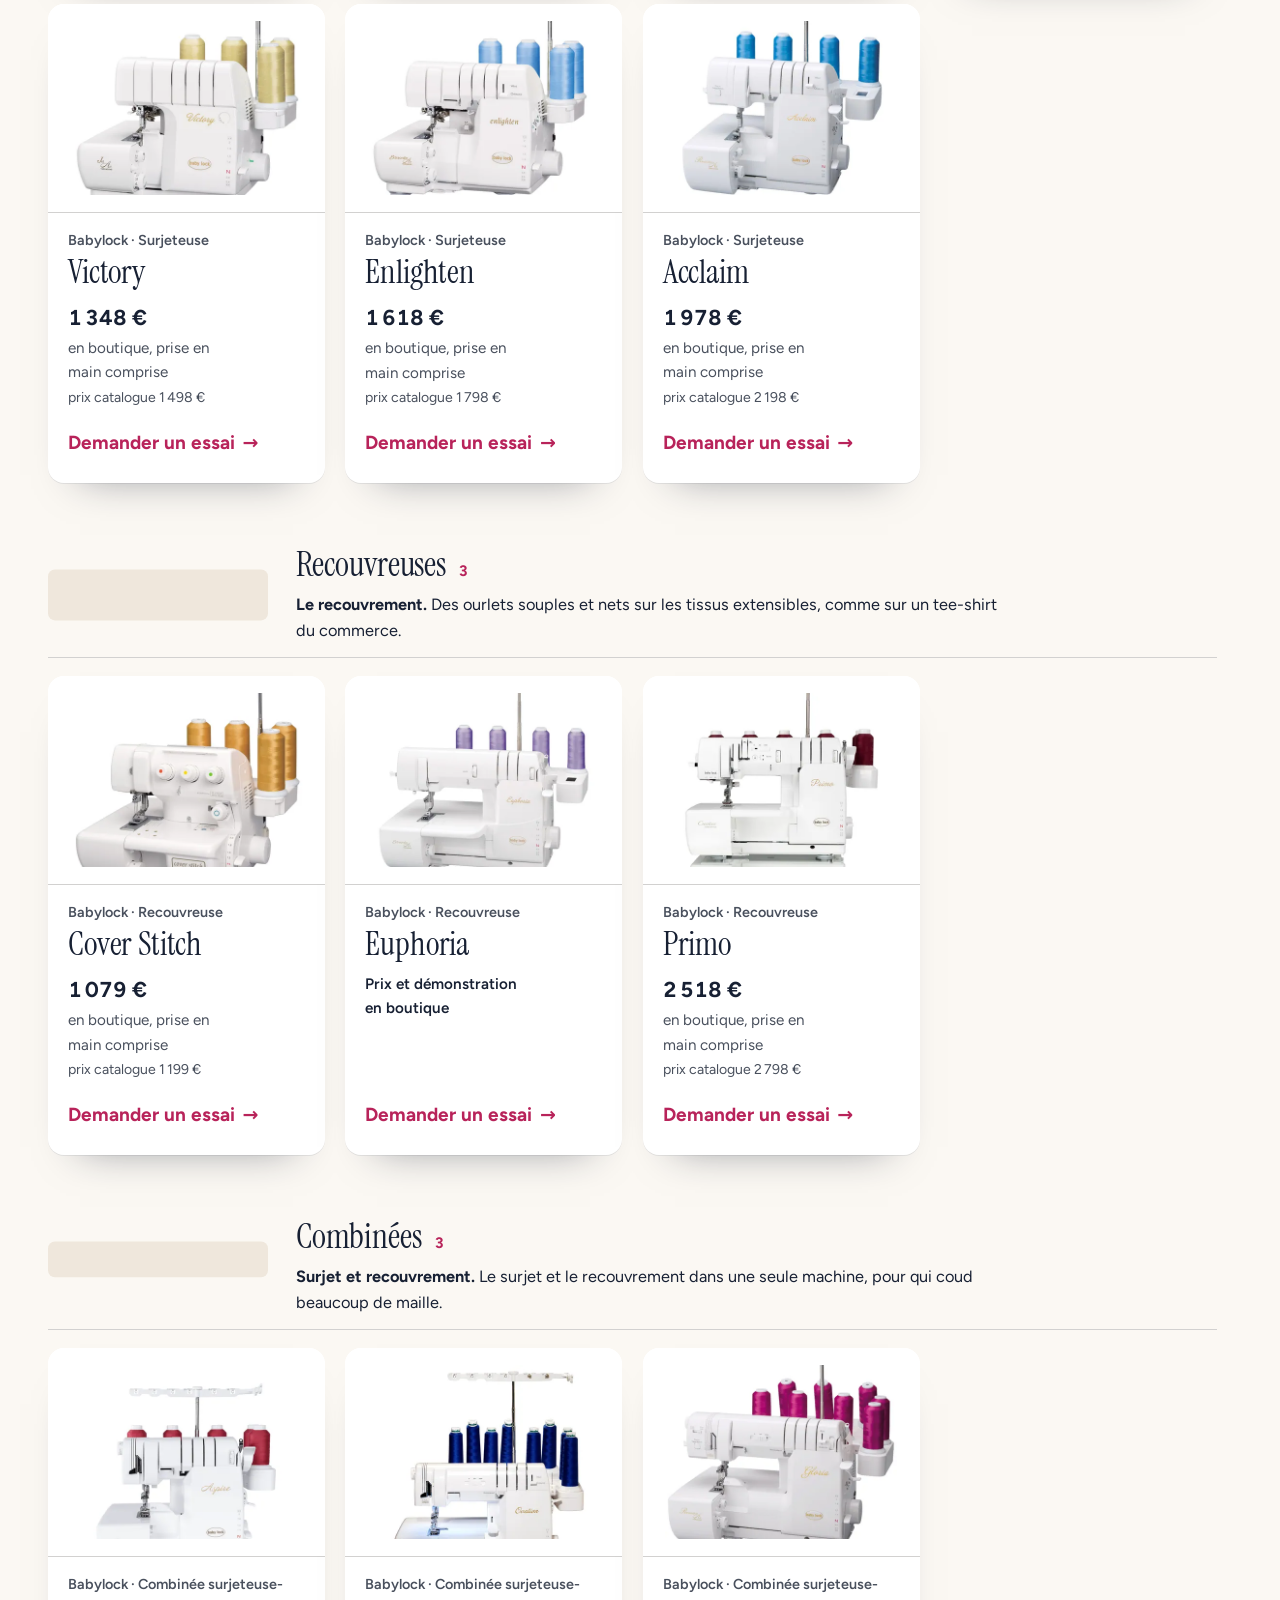
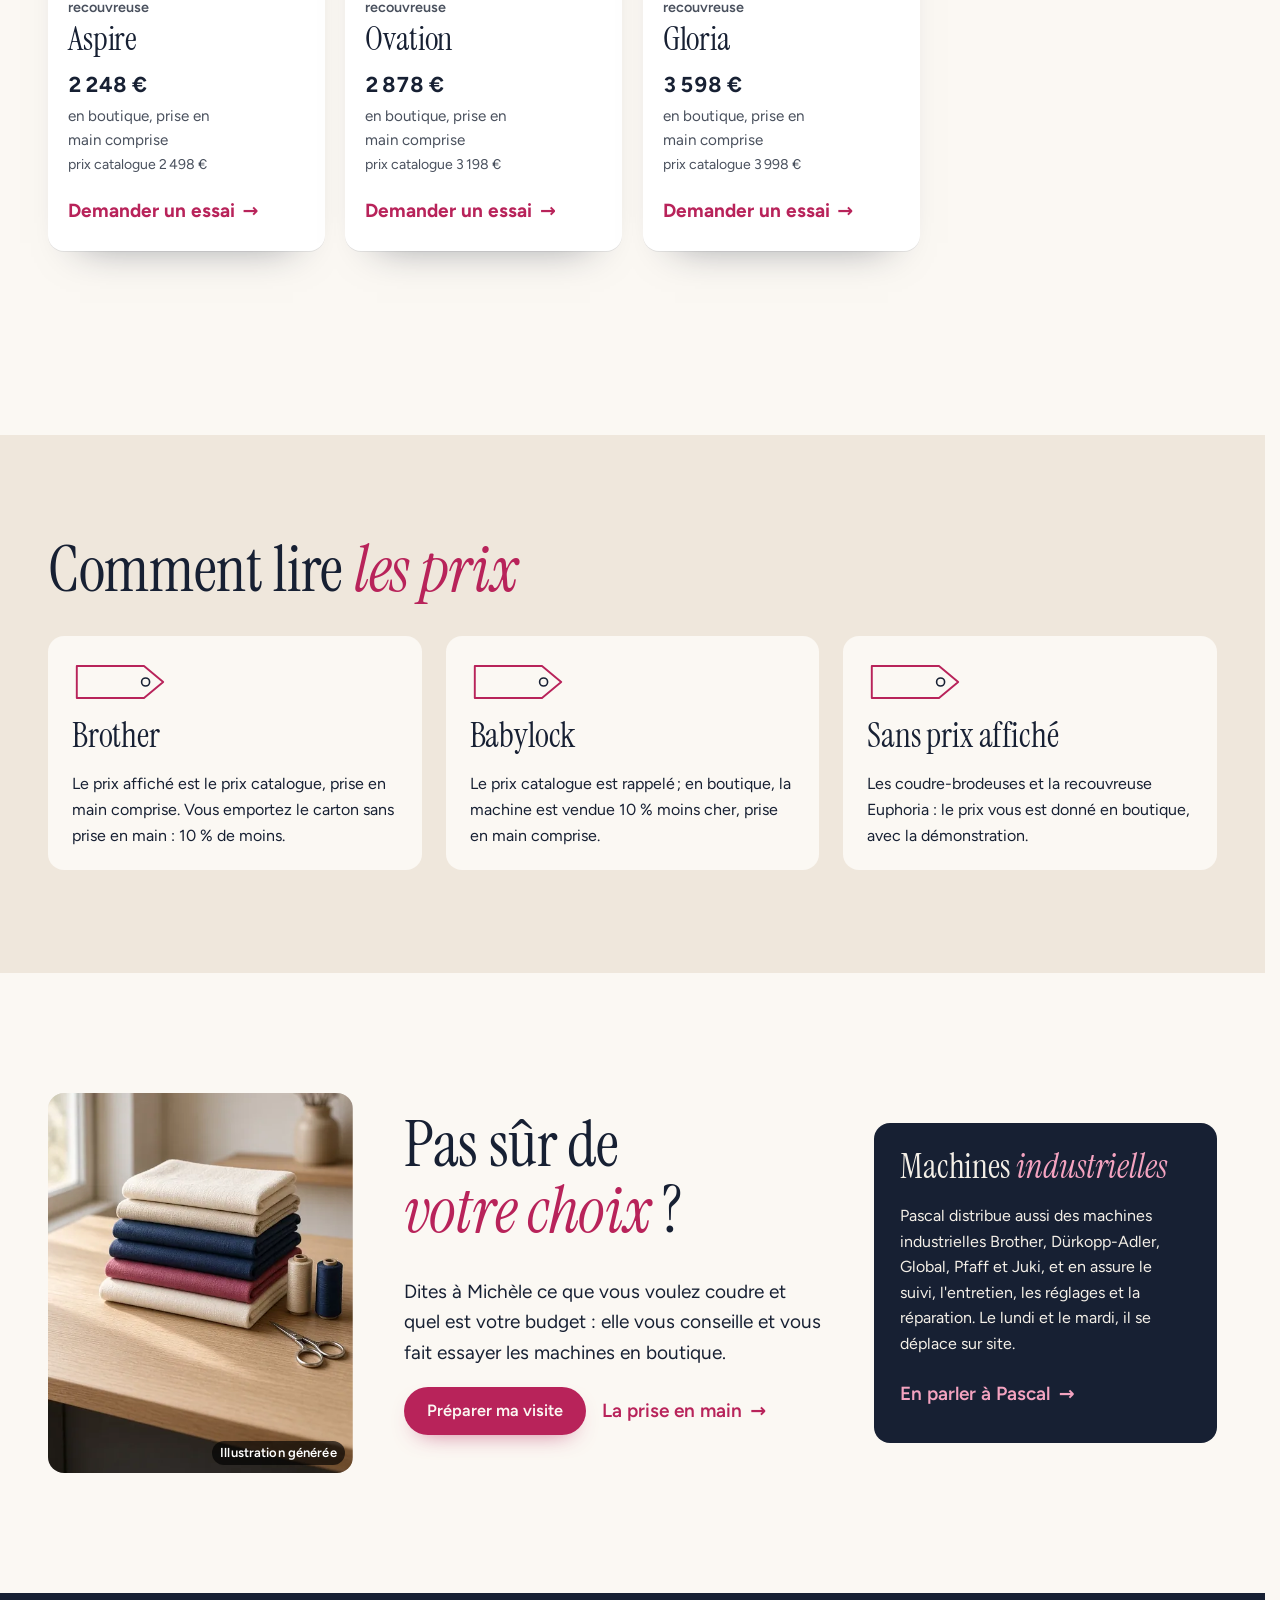
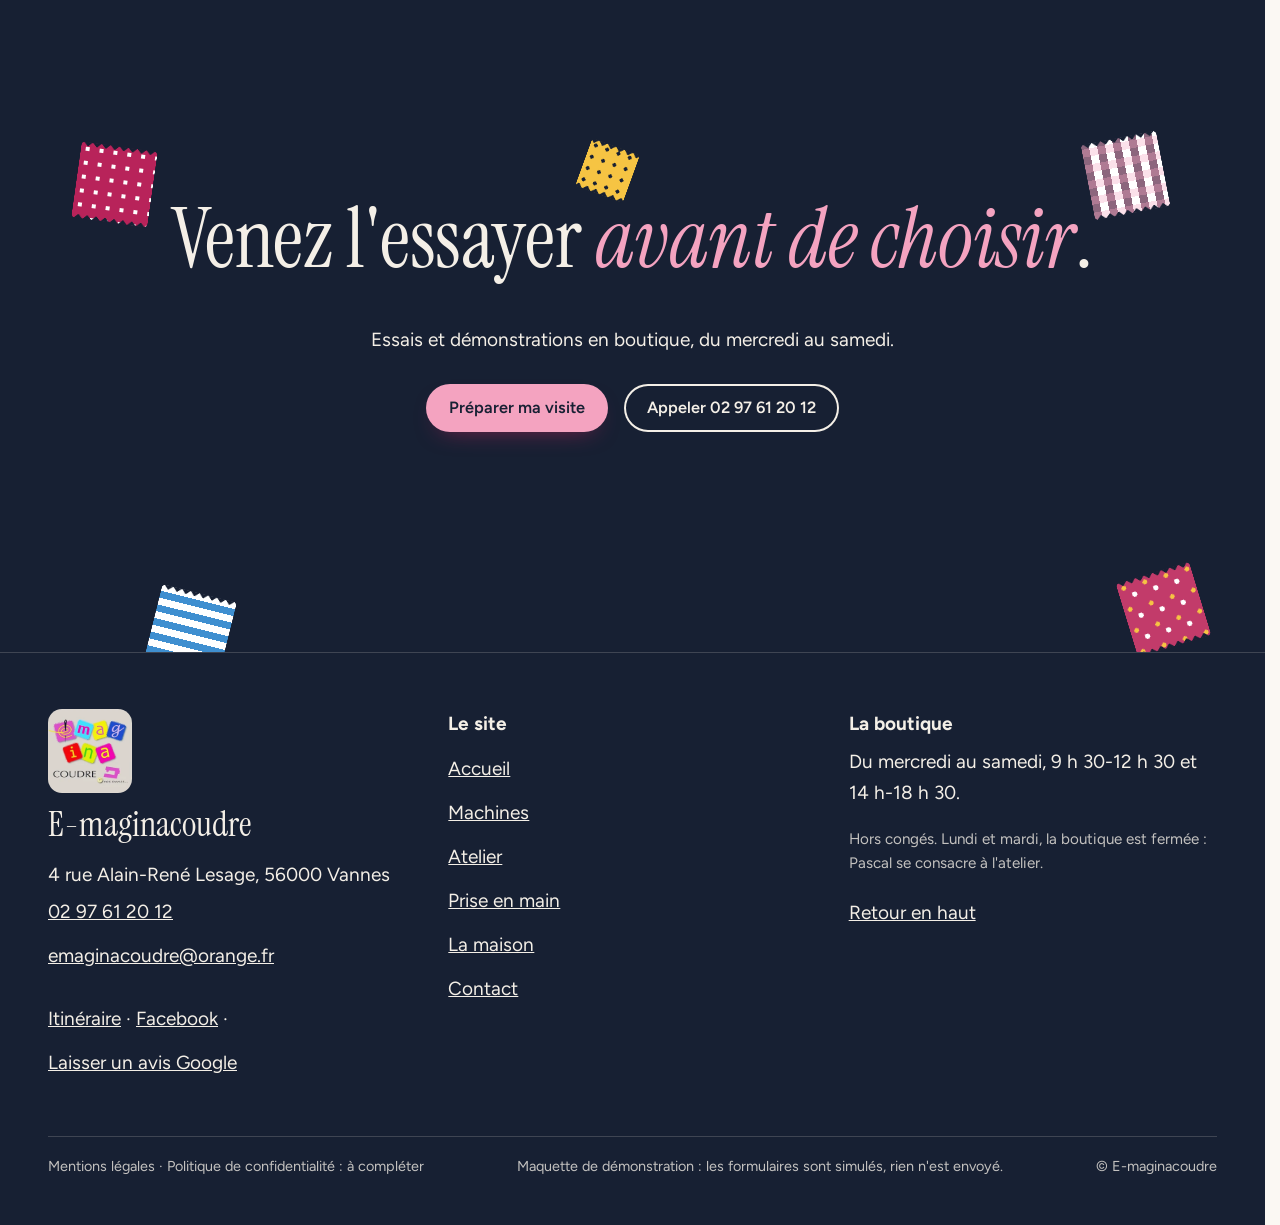
<file: machines.html>
<!doctype html>
<html lang="fr" data-v="2">
<head>
<meta charset="utf-8">
<meta name="viewport" content="width=device-width, initial-scale=1, viewport-fit=cover">
<title>Les machines : Brother et Babylock, prix et essais en boutique · E-maginacoudre</title>
<meta name="description" content="Machines à coudre, coudre-brodeuses, surjeteuses, recouvreuses et combinées Brother et Babylock, avec leurs prix et la prise en main comprise, à Vannes.">
<meta name="robots" content="noindex, nofollow">
<link rel="canonical" href="https://emaginacoudre-maquette.vercel.app/machines">
<style>:root{--fond:#FBF8F3;--texte:#172033;--voile-fond:#172033;--ouverture-fond:#172033;--menu-fond:#172033}:root { --entete-h: 72px; --barres-h: 0px; } html { background: var(--fond); color: var(--texte); scrollbar-gutter: stable; } body { margin: 0; background: var(--fond); } html.js:not(.secours):not([data-arrivee="retour"]) [data-anime] { opacity: 0; } html.js:not(.secours):not([data-arrivee="retour"]) [data-anime].vu { opacity: 1; } [data-voile] { position: fixed; inset: 0; z-index: 900; background: var(--voile-fond); transform: translateY(100%); visibility: hidden; pointer-events: none; } html[data-arrivee="voile"]:not(.voile-leve):not(.secours) [data-voile] { transform: none; visibility: visible; } html.secours [data-voile] { visibility: hidden !important; } .ouverture-panneau { position: fixed; inset: 0; z-index: 850; display: none; place-content: center; justify-items: center; background: var(--ouverture-fond, var(--voile-fond)); color: var(--fond); text-align: center; } html.js[data-arrivee="intro"]:not(.secours):not(.intro-finie) .ouverture-panneau { display: grid; } html.defilement-bloque, html.defilement-bloque body, html.js[data-arrivee="intro"]:not(.secours):not(.intro-finie), html.js[data-arrivee="intro"]:not(.secours):not(.intro-finie) body, html[data-arrivee="voile"]:not(.voile-leve):not(.secours), html[data-arrivee="voile"]:not(.voile-leve):not(.secours) body { overflow: hidden; } html.js[data-arrivee="intro"]:not(.secours):not(.intro-finie) { background-color: var(--ouverture-fond, var(--voile-fond)); } html[data-arrivee="voile"]:not(.voile-leve):not(.secours) { background-color: var(--voile-fond); }</style>
<script>(function () {
var d = document.documentElement, ss = null, ls = null;
try { ss = window.sessionStorage; ls = window.localStorage; } catch (e) {}
d.classList.add('js');
var nav = performance.getEntriesByType ? performance.getEntriesByType('navigation')[0] : null;
var type = nav ? nav.type : 'navigate';
var depart = null;
try { depart = JSON.parse(ss.getItem('socle:depart') || 'null'); ss.removeItem('socle:depart'); } catch (e) {}
if (depart && !(Date.now() - depart.t < 15000)) depart = null;
var mode = type === 'back_forward' ? 'retour' : type === 'reload' ? 'intro' : depart ? 'voile' : 'intro';
d.setAttribute('data-arrivee', mode);
if (mode === 'voile' && depart.couleur) d.style.setProperty('--voile-fond', depart.couleur);
if (type === 'reload' && 'scrollRestoration' in history) {
history.scrollRestoration = 'manual';
}
try {
var choisie = ls && ls.getItem('socle:langue');
var langue = (d.lang || '').slice(0, 2);
if (choisie && choisie !== langue && type === 'navigate' && !depart) {
var alt = document.querySelector('link[rel="alternate"][hreflang="' + choisie + '"]');
if (alt) location.replace(new URL(alt.href).pathname + location.search + location.hash);
}
} catch (e) {}
setTimeout(function () { if (!d.classList.contains('demarre')) d.classList.add('secours'); }, 2000);
})();</script>
<link rel="preload" href="/assets/polices/instrument-serif-400.woff2" as="font" type="font/woff2" crossorigin>
<link rel="preload" href="/assets/polices/figtree-variable.woff2" as="font" type="font/woff2" crossorigin>
<link rel="stylesheet" href="/assets/css/socle.css?v=2">
<link rel="stylesheet" href="/assets/css/site.css?v=2">
<link rel="modulepreload" href="/assets/js/site.js?v=2">
<link rel="modulepreload" href="/assets/js/socle/index.js?v=2">
<script src="/assets/vendor/gsap.min.js" defer></script>
<script src="/assets/vendor/ScrollTrigger.min.js" defer></script>
<script src="/assets/vendor/SplitText.min.js" defer></script>
<script type="module" src="/assets/js/site.js?v=2"></script>
<meta name="theme-color" content="#FBF8F3">
<link rel="icon" href="/assets/images/favicon.svg" type="image/svg+xml">
<link rel="apple-touch-icon" href="/assets/images/apple-touch-icon.png">
<meta property="og:type" content="website">
<meta property="og:site_name" content="E-maginacoudre">
<meta property="og:locale" content="fr_FR">
<meta property="og:title" content="Les machines : Brother et Babylock, prix et essais en boutique · E-maginacoudre">
<meta property="og:description" content="Machines à coudre, coudre-brodeuses, surjeteuses, recouvreuses et combinées Brother et Babylock, avec leurs prix et la prise en main comprise, à Vannes.">
<meta property="og:url" content="https://emaginacoudre-maquette.vercel.app/machines">
<meta property="og:image" content="https://emaginacoudre-maquette.vercel.app/assets/partage/machines-fr.jpg">
<meta property="og:image:width" content="1200">
<meta property="og:image:height" content="630">
<meta property="og:image:alt" content="Les machines Brother et Babylock d&#39;E-maginacoudre, prise en main comprise">
<meta name="twitter:card" content="summary_large_image">
<script type="application/ld+json">{"@context":"https://schema.org","@type":"Store","name":"E-maginacoudre","description":"Vente et réparation de machines à coudre, brodeuses, surjeteuses et recouvreuses Brother et Babylock.","url":"https://www.emaginacoudre.fr","telephone":"+33 2 97 61 20 12","email":"emaginacoudre@orange.fr","foundingDate":"2012","address":{"@type":"PostalAddress","streetAddress":"4 rue Alain-René Lesage","postalCode":"56000","addressLocality":"Vannes","addressCountry":"FR"},"openingHoursSpecification":[{"@type":"OpeningHoursSpecification","dayOfWeek":["Wednesday","Thursday","Friday","Saturday"],"opens":"09:30","closes":"12:30"},{"@type":"OpeningHoursSpecification","dayOfWeek":["Wednesday","Thursday","Friday","Saturday"],"opens":"14:00","closes":"18:30"}],"brand":[{"@type":"Brand","name":"Brother"},{"@type":"Brand","name":"Babylock"}],"sameAs":["https://www.facebook.com/E-maginacoudre-1594245230788176/"]}</script>
</head>
<body id="haut">
<div data-voile data-forme="vague" aria-hidden="true"><svg class="voile-vague voile-vague--haut" viewBox="0 0 1440 120" preserveAspectRatio="none" aria-hidden="true"><path d="M0 120 C 240 20 480 20 720 70 S 1200 130 1440 40 V 120 H 0 Z"/></svg><svg class="voile-vague voile-vague--bas" viewBox="0 0 1440 120" preserveAspectRatio="none" aria-hidden="true"><path d="M0 0 C 240 100 480 100 720 50 S 1200 -10 1440 80 V 0 H 0 Z"/></svg><div class="voile-contenu"><img class="voile-logo" src="/assets/images/logo-carre.webp" alt="" width="240" height="240"><span data-voile-libelle>Machines</span></div></div>
<div class="ouverture-panneau" data-ouverture aria-hidden="true">
  <img class="ouverture-logo" src="/assets/images/logo-carre.webp" alt="" width="240" height="240" data-ouverture-objet>
  <p class="ouverture-nom">E-maginacoudre</p>
  <span class="ouverture-trait"></span>
  <p class="ouverture-ligne">Machines à coudre · Vannes</p>
</div>
<a class="evitement" href="#contenu">Aller au contenu</a>
<header data-entete>
  <div class="entete-rangee">
    <a class="entete-logo" aria-label="E-maginacoudre, accueil" href="/" data-libelle="Accueil">
      <img class="logo-entete" src="/assets/images/logo-entete.webp" alt="E-maginacoudre" width="633" height="84">
    </a>
    <nav data-nav aria-label="Navigation principale">
      <ul><li><a href="/machines" data-libelle="Machines" aria-current="page">Machines</a></li><li><a href="/atelier" data-libelle="Atelier">Atelier</a></li><li><a href="/prise-en-main" data-libelle="Prise en main">Prise en main</a></li><li><a href="/la-maison" data-libelle="La maison">La maison</a></li><li><a href="/contact" data-libelle="Contact">Contact</a></li></ul>
    </nav>
    <div class="entete-actions">
      <a class="bouton" href="/contact?sujet=essai#demande" data-libelle="Contact">Venir essayer</a>
      <button type="button" data-menu-bouton aria-controls="menu" aria-expanded="false" data-libelle-ouvrir="Menu" data-libelle-fermer="Fermer"><span data-libelle-bouton>Menu</span></button>
      <a class="menu-sansjs" href="#menu" data-menu-lien>Menu</a>
    </div>
  </div>
</header>
<script>/* Avant le premier affichage : rangées de la navigation (même règle que ajusterNav dans assets/js/socle/entete.js)
   et hauteur réelle de l'en-tête, pour que rien ne saute quand le JavaScript du site prend la main. */
(function () {
  var h = document.documentElement, u = document.querySelector('[data-nav] ul'), e = document.querySelector('[data-entete]');
  if (u) {
    var deborde = function () { return u.scrollWidth > u.clientWidth + 1; }, c = deborde();
    if (c && window.matchMedia('(min-width: 900px)').matches) {
      h.classList.add('nav-deux-rangees'); c = deborde();
      if (c) { h.classList.add('nav-deux-lignes'); var a = u.querySelector('a'); c = !a || u.getBoundingClientRect().height > a.getBoundingClientRect().height * 2.5; }
      if (c) h.classList.remove('nav-deux-rangees', 'nav-deux-lignes');
    }
    if (c) h.classList.add('nav-compacte');
  }
  if (e) h.style.setProperty('--entete-h', Math.round(e.getBoundingClientRect().height) + 'px');
})();</script>
<span id="menu-ferme" aria-hidden="true"></span>
<div id="menu" data-menu role="dialog" aria-modal="true" aria-label="Menu">
  <p class="menu-sansjs-fermer"><a href="#menu-ferme">Fermer</a></p>
  <ul><li style="--i:0"><a href="/" class="menu-lien" data-libelle="Accueil">Accueil</a></li><li style="--i:1"><a href="/machines" class="menu-lien" data-libelle="Machines" aria-current="page">Machines</a></li><li style="--i:2"><a href="/atelier" class="menu-lien" data-libelle="Atelier">Atelier</a></li><li style="--i:3"><a href="/prise-en-main" class="menu-lien" data-libelle="Prise en main">Prise en main</a></li><li style="--i:4"><a href="/la-maison" class="menu-lien" data-libelle="La maison">La maison</a></li><li style="--i:5"><a href="/contact" class="menu-lien" data-libelle="Contact">Contact</a></li></ul>
  <p><a class="bouton" href="tel:+33297612012">Appeler 02 97 61 20 12</a></p>
</div>
<main id="contenu" tabindex="-1">
<section class="ouv-machines" id="debut">
  <div class="conteneur">
    <p class="surtitre" data-anime="gsap" data-intro>Brother et Babylock · revendeur agréé</p>
    <h1 class="ouv-machines-titre" data-anime="gsap" data-intro>22 machines, <em>à essayer avant de choisir</em>.</h1>
    <div class="ouv-machines-bas" data-anime="gsap" data-intro>
      <p class="ouv-machines-action"><a href="/contact?sujet=essai#demande" class="bouton" data-libelle="Contact" data-action-principale data-survol="magnetique">Demander un essai</a></p>
      <p class="info-cle" data-info-cle><span class="pastille-prix">Prise en main comprise dans chaque prix affiché</span></p>
      <p class="ouv-machines-texte masque-ecran-tres-bas">Les prix du catalogue, la prise en main avec Michèle, et l&#39;atelier de Pascal pour la suite.</p>
    </div>
    <nav class="filtres" aria-label="Type de machine" data-filtres data-anime="gsap" data-intro>
      <a class="filtre" href="#catalogue" data-filtre-type="" aria-current="true">Toutes <span>22</span></a>
      <a class="filtre" href="?type=coudre#catalogue" data-filtre-type="coudre">Machines à coudre <span>5</span></a><a class="filtre" href="?type=brodeuse#catalogue" data-filtre-type="brodeuse">Coudre-brodeuses <span>4</span></a><a class="filtre" href="?type=surjeteuse#catalogue" data-filtre-type="surjeteuse">Surjeteuses <span>7</span></a><a class="filtre" href="?type=recouvreuse#catalogue" data-filtre-type="recouvreuse">Recouvreuses <span>3</span></a><a class="filtre" href="?type=combinee#catalogue" data-filtre-type="combinee">Combinées <span>3</span></a>
    </nav>
  </div>
  <div class="ruban-machines" data-iris-centre data-effet="ruban-machines" data-ruban data-visuel aria-hidden="true">
    <div class="ruban-machines-piste" data-intro>
      <div class="ruban-machine"><img src="/assets/images/machines/brother-cs70s-480.webp" alt="" loading="eager" decoding="async" width="480" height="360"></div><div class="ruban-machine"><img src="/assets/images/machines/brother-a16-480.webp" alt="" loading="eager" decoding="async" width="480" height="360"></div><div class="ruban-machine"><img src="/assets/images/machines/brother-a65-480.webp" alt="" loading="eager" decoding="async" width="480" height="360"></div><div class="ruban-machine"><img src="/assets/images/machines/brother-f400-480.webp" alt="" loading="eager" decoding="async" width="480" height="360"></div><div class="ruban-machine"><img src="/assets/images/machines/brother-f410-480.webp" alt="" loading="eager" decoding="async" width="480" height="360"></div><div class="ruban-machine"><img src="/assets/images/machines/brother-f480-480.webp" alt="" loading="eager" decoding="async" width="480" height="360"></div><div class="ruban-machine"><img src="/assets/images/machines/brother-v5-480.webp" alt="" loading="eager" decoding="async" width="480" height="360"></div><div class="ruban-machine"><img src="/assets/images/machines/brother-v7-480.webp" alt="" loading="eager" decoding="async" width="480" height="360"></div><div class="ruban-machine"><img src="/assets/images/machines/brother-xv-480.webp" alt="" loading="eager" decoding="async" width="480" height="360"></div><div class="ruban-machine"><img src="/assets/images/machines/brother-2104d-480.webp" alt="" loading="eager" decoding="async" width="480" height="360"></div><div class="ruban-machine"><img src="/assets/images/machines/brother-3034dwt-480.webp" alt="" loading="eager" decoding="async" width="480" height="360"></div><div class="ruban-machine"><img src="/assets/images/machines/brother-4234d-480.webp" alt="" loading="eager" decoding="async" width="480" height="360"></div><div class="ruban-machine"><img src="/assets/images/machines/brother-cs70s-480.webp" alt="" loading="eager" decoding="async" width="480" height="360"></div><div class="ruban-machine"><img src="/assets/images/machines/brother-a16-480.webp" alt="" loading="eager" decoding="async" width="480" height="360"></div><div class="ruban-machine"><img src="/assets/images/machines/brother-a65-480.webp" alt="" loading="eager" decoding="async" width="480" height="360"></div><div class="ruban-machine"><img src="/assets/images/machines/brother-f400-480.webp" alt="" loading="eager" decoding="async" width="480" height="360"></div><div class="ruban-machine"><img src="/assets/images/machines/brother-f410-480.webp" alt="" loading="eager" decoding="async" width="480" height="360"></div><div class="ruban-machine"><img src="/assets/images/machines/brother-f480-480.webp" alt="" loading="eager" decoding="async" width="480" height="360"></div><div class="ruban-machine"><img src="/assets/images/machines/brother-v5-480.webp" alt="" loading="eager" decoding="async" width="480" height="360"></div><div class="ruban-machine"><img src="/assets/images/machines/brother-v7-480.webp" alt="" loading="eager" decoding="async" width="480" height="360"></div><div class="ruban-machine"><img src="/assets/images/machines/brother-xv-480.webp" alt="" loading="eager" decoding="async" width="480" height="360"></div><div class="ruban-machine"><img src="/assets/images/machines/brother-2104d-480.webp" alt="" loading="eager" decoding="async" width="480" height="360"></div><div class="ruban-machine"><img src="/assets/images/machines/brother-3034dwt-480.webp" alt="" loading="eager" decoding="async" width="480" height="360"></div><div class="ruban-machine"><img src="/assets/images/machines/brother-4234d-480.webp" alt="" loading="eager" decoding="async" width="480" height="360"></div>
    </div>
  </div>
</section>
<section class="catalogue" id="catalogue">
  <div class="conteneur">
    <div class="catalogue-tete">
      <h2 data-anime="lignes">Le catalogue</h2>
      <div class="filtres filtres--marque" role="group" aria-label="Marque">
        <button type="button" class="filtre" data-filtre-marque="" aria-pressed="true">Toutes</button>
        <button type="button" class="filtre" data-filtre-marque="brother" aria-pressed="false">Brother <span>12</span></button>
        <button type="button" class="filtre" data-filtre-marque="babylock" aria-pressed="false">Babylock <span>10</span></button>
      </div>
      <p class="catalogue-compte" role="status" data-compte data-modele="{n} machines affichées" data-modele1="1 machine affichée">22 machines affichées</p>
    </div>
    <div class="catalogue-groupes" data-catalogue>
      <div class="groupe" data-groupe="coudre" id="type-coudre">
        <div class="groupe-tete">
          <svg class="couture couture--coudre groupe-couture" viewBox="0 0 320 90" aria-hidden="true" data-visuel data-fx="trace" data-effet="groupe-couture"><rect x="0" y="8" width="320" height="74" rx="10" class="tissu"/><path d="M18 32 H302" data-fx-trait class="fil"/><path d="M18 52 L30 70 L42 52 L54 70 L66 52 L78 70 L90 52 L102 70 L114 52 L126 70 L138 52 L150 70 L162 52 L174 70 L186 52 L198 70 L210 52 L222 70 L234 52 L246 70 L258 52 L270 70 L282 52 L294 70" data-fx-trait class="fil"/></svg>
          <div>
            <h3 class="groupe-nom">Machines à coudre <span class="groupe-compte" data-groupe-compte>5</span></h3>
            <p class="groupe-usage"><strong>Point droit et zigzag.</strong> Assembler, ourler, repriser : les coutures de tous les jours, du coton léger au jean.</p>
          </div>
        </div>
        <ul class="catalogue-grille" data-anime="cascade">
          <li data-type="coudre" data-marque="brother" data-survol="incline" data-survol-force="5"><article class="machine" data-type="coudre" data-marque="brother" id="m-brother-cs70s">
    <figure class="media machine-media" data-contain style="--cadrage:50% 50%">
  <picture>
    <img src="/assets/images/machines/brother-cs70s-960.webp" srcset="/assets/images/machines/brother-cs70s-480.webp 480w, /assets/images/machines/brother-cs70s-640.webp 640w, /assets/images/machines/brother-cs70s-960.webp 960w" sizes="(max-width: 760px) 50vw, 25vw" alt="Brother CS70s, machine à coudre" width="960" height="720" loading="lazy" decoding="async">
  </picture>
</figure>
    <div class="machine-corps">
      <p class="machine-marque">Brother · Machine à coudre</p>
      <h4 class="machine-nom">CS70s</h4>
      <p class="prix" data-prix><strong>209 €</strong> <span>prix catalogue, prise en main comprise</span></p>
      <a href="/contact?sujet=essai&amp;machine=brother-cs70s#demande" class="machine-essai" data-libelle="Contact"><span class="essai-long">Demander un essai</span><span class="essai-court">Essayer</span><span class="visuellement-cache"> : Brother CS70s</span></a>
    </div>
  </article></li><li data-type="coudre" data-marque="brother" data-survol="incline" data-survol-force="5"><article class="machine" data-type="coudre" data-marque="brother" id="m-brother-a16">
    <figure class="media machine-media" data-contain style="--cadrage:50% 50%">
  <picture>
    <img src="/assets/images/machines/brother-a16-960.webp" srcset="/assets/images/machines/brother-a16-480.webp 480w, /assets/images/machines/brother-a16-640.webp 640w, /assets/images/machines/brother-a16-960.webp 960w" sizes="(max-width: 760px) 50vw, 25vw" alt="Brother A16, machine à coudre" width="960" height="720" loading="lazy" decoding="async">
  </picture>
</figure>
    <div class="machine-corps">
      <p class="machine-marque">Brother · Machine à coudre</p>
      <h4 class="machine-nom">A16</h4>
      <p class="prix" data-prix><strong>489 €</strong> <span>prix catalogue, prise en main comprise</span></p>
      <a href="/contact?sujet=essai&amp;machine=brother-a16#demande" class="machine-essai" data-libelle="Contact"><span class="essai-long">Demander un essai</span><span class="essai-court">Essayer</span><span class="visuellement-cache"> : Brother A16</span></a>
    </div>
  </article></li><li data-type="coudre" data-marque="brother" data-survol="incline" data-survol-force="5"><article class="machine" data-type="coudre" data-marque="brother" id="m-brother-a65">
    <figure class="media machine-media" data-contain style="--cadrage:50% 50%">
  <picture>
    <img src="/assets/images/machines/brother-a65-960.webp" srcset="/assets/images/machines/brother-a65-480.webp 480w, /assets/images/machines/brother-a65-640.webp 640w, /assets/images/machines/brother-a65-960.webp 960w" sizes="(max-width: 760px) 50vw, 25vw" alt="Brother A65, machine à coudre" width="960" height="720" loading="lazy" decoding="async">
  </picture>
</figure>
    <div class="machine-corps">
      <p class="machine-marque">Brother · Machine à coudre</p>
      <h4 class="machine-nom">A65</h4>
      <p class="prix" data-prix><strong>649 €</strong> <span>prix catalogue, prise en main comprise</span></p>
      <a href="/contact?sujet=essai&amp;machine=brother-a65#demande" class="machine-essai" data-libelle="Contact"><span class="essai-long">Demander un essai</span><span class="essai-court">Essayer</span><span class="visuellement-cache"> : Brother A65</span></a>
    </div>
  </article></li><li data-type="coudre" data-marque="brother" data-survol="incline" data-survol-force="5"><article class="machine" data-type="coudre" data-marque="brother" id="m-brother-f400">
    <figure class="media machine-media" data-contain style="--cadrage:50% 50%">
  <picture>
    <img src="/assets/images/machines/brother-f400-960.webp" srcset="/assets/images/machines/brother-f400-480.webp 480w, /assets/images/machines/brother-f400-640.webp 640w, /assets/images/machines/brother-f400-960.webp 960w" sizes="(max-width: 760px) 50vw, 25vw" alt="Brother F400, machine à coudre" width="960" height="720" loading="lazy" decoding="async">
  </picture>
</figure>
    <div class="machine-corps">
      <p class="machine-marque">Brother · Machine à coudre</p>
      <h4 class="machine-nom">F400</h4>
      <p class="prix" data-prix><strong>859 €</strong> <span>prix catalogue, prise en main comprise</span></p>
      <a href="/contact?sujet=essai&amp;machine=brother-f400#demande" class="machine-essai" data-libelle="Contact"><span class="essai-long">Demander un essai</span><span class="essai-court">Essayer</span><span class="visuellement-cache"> : Brother F400</span></a>
    </div>
  </article></li><li data-type="coudre" data-marque="brother" data-survol="incline" data-survol-force="5"><article class="machine" data-type="coudre" data-marque="brother" id="m-brother-f410">
    <figure class="media machine-media" data-contain style="--cadrage:50% 50%">
  <picture>
    <img src="/assets/images/machines/brother-f410-960.webp" srcset="/assets/images/machines/brother-f410-480.webp 480w, /assets/images/machines/brother-f410-640.webp 640w, /assets/images/machines/brother-f410-960.webp 960w" sizes="(max-width: 760px) 50vw, 25vw" alt="Brother F410, machine à coudre" width="960" height="720" loading="lazy" decoding="async">
  </picture>
</figure>
    <div class="machine-corps">
      <p class="machine-marque">Brother · Machine à coudre</p>
      <h4 class="machine-nom">F410</h4>
      <p class="prix" data-prix><strong>999 €</strong> <span>prix catalogue, prise en main comprise</span></p>
      <a href="/contact?sujet=essai&amp;machine=brother-f410#demande" class="machine-essai" data-libelle="Contact"><span class="essai-long">Demander un essai</span><span class="essai-court">Essayer</span><span class="visuellement-cache"> : Brother F410</span></a>
    </div>
  </article></li>
        </ul>
      </div><div class="groupe" data-groupe="brodeuse" id="type-brodeuse">
        <div class="groupe-tete">
          <svg class="couture couture--brodeuse groupe-couture" viewBox="0 0 320 90" aria-hidden="true" data-visuel data-fx="trace" data-effet="groupe-couture"><rect x="0" y="8" width="320" height="74" rx="10" class="tissu"/><path d="M20 62 C 60 18, 104 22, 128 46 C 150 68, 186 70, 208 46 C 228 24, 262 22, 300 40" data-fx-trait class="fil"/><path d="M84 34 c -10 -18 6 -26 14 -12 c 8 -14 24 -6 14 12 c 16 2 14 20 -2 18 c 2 16 -16 18 -16 2 c -14 8 -24 -8 -10 -20 z" data-fx-trait class="fil fil--fin"/><path d="M232 56 c 12 -4 22 4 20 16 c -12 2 -20 -6 -20 -16 z M176 30 c -2 -12 10 -18 18 -10 c -6 10 -14 12 -18 10 z" data-fx-trait class="fil fil--fin"/></svg>
          <div>
            <h3 class="groupe-nom">Coudre-brodeuses <span class="groupe-compte" data-groupe-compte>4</span></h3>
            <p class="groupe-usage"><strong>Motifs brodés.</strong> Elle coud, puis elle brode : motifs, monogrammes et prénoms, directement sur le tissu.</p>
          </div>
        </div>
        <ul class="catalogue-grille" data-anime="cascade">
          <li data-type="brodeuse" data-marque="brother" data-survol="incline" data-survol-force="5"><article class="machine" data-type="brodeuse" data-marque="brother" id="m-brother-f480">
    <figure class="media machine-media" data-contain style="--cadrage:50% 50%">
  <picture>
    <img src="/assets/images/machines/brother-f480-960.webp" srcset="/assets/images/machines/brother-f480-480.webp 480w, /assets/images/machines/brother-f480-640.webp 640w, /assets/images/machines/brother-f480-960.webp 960w" sizes="(max-width: 760px) 50vw, 25vw" alt="Brother Innov-is F480, coudre-brodeuse" width="960" height="720" loading="lazy" decoding="async">
  </picture>
</figure>
    <div class="machine-corps">
      <p class="machine-marque">Brother · Coudre-brodeuse</p>
      <h4 class="machine-nom">Innov-is F480</h4>
      <p class="prix prix--boutique" data-prix><span>Prix et démonstration en boutique</span></p>
      <a href="/contact?sujet=essai&amp;machine=brother-f480#demande" class="machine-essai" data-libelle="Contact"><span class="essai-long">Demander un essai</span><span class="essai-court">Essayer</span><span class="visuellement-cache"> : Brother Innov-is F480</span></a>
    </div>
  </article></li><li data-type="brodeuse" data-marque="brother" data-survol="incline" data-survol-force="5"><article class="machine" data-type="brodeuse" data-marque="brother" id="m-brother-v5">
    <figure class="media machine-media" data-contain style="--cadrage:50% 50%">
  <picture>
    <img src="/assets/images/machines/brother-v5-960.webp" srcset="/assets/images/machines/brother-v5-480.webp 480w, /assets/images/machines/brother-v5-640.webp 640w, /assets/images/machines/brother-v5-960.webp 960w" sizes="(max-width: 760px) 50vw, 25vw" alt="Brother V5, coudre-brodeuse" width="960" height="720" loading="lazy" decoding="async">
  </picture>
</figure>
    <div class="machine-corps">
      <p class="machine-marque">Brother · Coudre-brodeuse</p>
      <h4 class="machine-nom">V5</h4>
      <p class="prix prix--boutique" data-prix><span>Prix et démonstration en boutique</span></p>
      <a href="/contact?sujet=essai&amp;machine=brother-v5#demande" class="machine-essai" data-libelle="Contact"><span class="essai-long">Demander un essai</span><span class="essai-court">Essayer</span><span class="visuellement-cache"> : Brother V5</span></a>
    </div>
  </article></li><li data-type="brodeuse" data-marque="brother" data-survol="incline" data-survol-force="5"><article class="machine" data-type="brodeuse" data-marque="brother" id="m-brother-v7">
    <figure class="media machine-media" data-contain style="--cadrage:50% 50%">
  <picture>
    <img src="/assets/images/machines/brother-v7-960.webp" srcset="/assets/images/machines/brother-v7-480.webp 480w, /assets/images/machines/brother-v7-640.webp 640w, /assets/images/machines/brother-v7-960.webp 960w" sizes="(max-width: 760px) 50vw, 25vw" alt="Brother V7, coudre-brodeuse" width="960" height="720" loading="lazy" decoding="async">
  </picture>
</figure>
    <div class="machine-corps">
      <p class="machine-marque">Brother · Coudre-brodeuse</p>
      <h4 class="machine-nom">V7</h4>
      <p class="prix prix--boutique" data-prix><span>Prix et démonstration en boutique</span></p>
      <a href="/contact?sujet=essai&amp;machine=brother-v7#demande" class="machine-essai" data-libelle="Contact"><span class="essai-long">Demander un essai</span><span class="essai-court">Essayer</span><span class="visuellement-cache"> : Brother V7</span></a>
    </div>
  </article></li><li data-type="brodeuse" data-marque="brother" data-survol="incline" data-survol-force="5"><article class="machine" data-type="brodeuse" data-marque="brother" id="m-brother-xv">
    <figure class="media machine-media" data-contain style="--cadrage:50% 50%">
  <picture>
    <img src="/assets/images/machines/brother-xv-960.webp" srcset="/assets/images/machines/brother-xv-480.webp 480w, /assets/images/machines/brother-xv-640.webp 640w, /assets/images/machines/brother-xv-960.webp 960w" sizes="(max-width: 760px) 50vw, 25vw" alt="Brother XV, coudre-brodeuse" width="960" height="720" loading="lazy" decoding="async">
  </picture>
</figure>
    <div class="machine-corps">
      <p class="machine-marque">Brother · Coudre-brodeuse</p>
      <h4 class="machine-nom">XV</h4>
      <p class="prix prix--boutique" data-prix><span>Prix et démonstration en boutique</span></p>
      <a href="/contact?sujet=essai&amp;machine=brother-xv#demande" class="machine-essai" data-libelle="Contact"><span class="essai-long">Demander un essai</span><span class="essai-court">Essayer</span><span class="visuellement-cache"> : Brother XV</span></a>
    </div>
  </article></li>
        </ul>
      </div><div class="groupe" data-groupe="surjeteuse" id="type-surjeteuse">
        <div class="groupe-tete">
          <svg class="couture couture--surjeteuse groupe-couture" viewBox="0 0 320 90" aria-hidden="true" data-visuel data-fx="trace" data-effet="groupe-couture"><rect x="0" y="8" width="320" height="52" rx="10" class="tissu"/><path d="M18 34 H302" data-fx-trait class="fil fil--fin"/><path d="M18 34 L28 74 L38 34 L48 74 L58 34 L68 74 L78 34 L88 74 L98 34 L108 74 L118 34 L128 74 L138 34 L148 74 L158 34 L168 74 L178 34 L188 74 L198 34 L208 74 L218 34 L228 74 L238 34 L248 74 L258 34 L268 74 L278 34 L288 74 L298 34" data-fx-trait class="fil"/><path d="M23 74 L33 46 L43 74 L53 46 L63 74 L73 46 L83 74 L93 46 L103 74 L113 46 L123 74 L133 46 L143 74 L153 46 L163 74 L173 46 L183 74 L193 46 L203 74 L213 46 L223 74 L233 46 L243 74 L253 46 L263 74 L273 46 L283 74 L293 46" data-fx-trait class="fil fil--fin"/></svg>
          <div>
            <h3 class="groupe-nom">Surjeteuses <span class="groupe-compte" data-groupe-compte>7</span></h3>
            <p class="groupe-usage"><strong>Le surjet.</strong> Elle assemble, coupe et surfile le bord en un seul passage : des finitions nettes, même sur le jersey.</p>
          </div>
        </div>
        <ul class="catalogue-grille" data-anime="cascade">
          <li data-type="surjeteuse" data-marque="brother" data-survol="incline" data-survol-force="5"><article class="machine" data-type="surjeteuse" data-marque="brother" id="m-brother-2104d">
    <figure class="media machine-media" data-contain style="--cadrage:50% 50%">
  <picture>
    <img src="/assets/images/machines/brother-2104d-960.webp" srcset="/assets/images/machines/brother-2104d-480.webp 480w, /assets/images/machines/brother-2104d-640.webp 640w, /assets/images/machines/brother-2104d-960.webp 960w" sizes="(max-width: 760px) 50vw, 25vw" alt="Brother 2104D, surjeteuse" width="960" height="720" loading="lazy" decoding="async">
  </picture>
</figure>
    <div class="machine-corps">
      <p class="machine-marque">Brother · Surjeteuse</p>
      <h4 class="machine-nom">2104D</h4>
      <p class="prix" data-prix><strong>369 €</strong> <span>prix catalogue, prise en main comprise</span></p>
      <a href="/contact?sujet=essai&amp;machine=brother-2104d#demande" class="machine-essai" data-libelle="Contact"><span class="essai-long">Demander un essai</span><span class="essai-court">Essayer</span><span class="visuellement-cache"> : Brother 2104D</span></a>
    </div>
  </article></li><li data-type="surjeteuse" data-marque="brother" data-survol="incline" data-survol-force="5"><article class="machine" data-type="surjeteuse" data-marque="brother" id="m-brother-3034dwt">
    <figure class="media machine-media" data-contain style="--cadrage:50% 50%">
  <picture>
    <img src="/assets/images/machines/brother-3034dwt-960.webp" srcset="/assets/images/machines/brother-3034dwt-480.webp 480w, /assets/images/machines/brother-3034dwt-640.webp 640w, /assets/images/machines/brother-3034dwt-960.webp 960w" sizes="(max-width: 760px) 50vw, 25vw" alt="Brother 3034DWT, surjeteuse" width="960" height="720" loading="lazy" decoding="async">
  </picture>
</figure>
    <div class="machine-corps">
      <p class="machine-marque">Brother · Surjeteuse</p>
      <h4 class="machine-nom">3034DWT</h4>
      <p class="prix" data-prix><strong>569 €</strong> <span>prix catalogue, prise en main comprise</span></p>
      <a href="/contact?sujet=essai&amp;machine=brother-3034dwt#demande" class="machine-essai" data-libelle="Contact"><span class="essai-long">Demander un essai</span><span class="essai-court">Essayer</span><span class="visuellement-cache"> : Brother 3034DWT</span></a>
    </div>
  </article></li><li data-type="surjeteuse" data-marque="brother" data-survol="incline" data-survol-force="5"><article class="machine" data-type="surjeteuse" data-marque="brother" id="m-brother-4234d">
    <figure class="media machine-media" data-contain style="--cadrage:50% 50%">
  <picture>
    <img src="/assets/images/machines/brother-4234d-960.webp" srcset="/assets/images/machines/brother-4234d-480.webp 480w, /assets/images/machines/brother-4234d-640.webp 640w, /assets/images/machines/brother-4234d-960.webp 960w" sizes="(max-width: 760px) 50vw, 25vw" alt="Brother 4234D, surjeteuse" width="960" height="720" loading="lazy" decoding="async">
  </picture>
</figure>
    <div class="machine-corps">
      <p class="machine-marque">Brother · Surjeteuse</p>
      <h4 class="machine-nom">4234D</h4>
      <p class="prix" data-prix><strong>729 €</strong> <span>prix catalogue, prise en main comprise</span></p>
      <a href="/contact?sujet=essai&amp;machine=brother-4234d#demande" class="machine-essai" data-libelle="Contact"><span class="essai-long">Demander un essai</span><span class="essai-court">Essayer</span><span class="visuellement-cache"> : Brother 4234D</span></a>
    </div>
  </article></li><li data-type="surjeteuse" data-marque="babylock" data-survol="incline" data-survol-force="5"><article class="machine" data-type="surjeteuse" data-marque="babylock" id="m-babylock-enspire">
    <div class="machine-media machine-media--dessin"><svg class="machine-silhouette" viewBox="0 0 320 180" aria-hidden="true" data-visuel><path d="M70 150 h180 v-18 h-30 v-62 c0 -14 -10 -24 -24 -24 h-70 c-14 0 -24 10 -24 24 v62 h-32z" class="sil-corps"/><path d="M110 70 h60 M110 86 h60" class="sil-trait"/><circle cx="214" cy="82" r="14" class="sil-trait"/></svg></div>
    <div class="machine-corps">
      <p class="machine-marque">Babylock · Surjeteuse</p>
      <h4 class="machine-nom">Enspire</h4>
      <p class="prix" data-prix><strong>899 €</strong> <span>en boutique, prise en main comprise</span><span class="prix-avant">prix catalogue 999 €</span></p>
      <a href="/contact?sujet=essai&amp;machine=babylock-enspire#demande" class="machine-essai" data-libelle="Contact"><span class="essai-long">Demander un essai</span><span class="essai-court">Essayer</span><span class="visuellement-cache"> : Babylock Enspire</span></a>
    </div>
  </article></li><li data-type="surjeteuse" data-marque="babylock" data-survol="incline" data-survol-force="5"><article class="machine" data-type="surjeteuse" data-marque="babylock" id="m-babylock-victory">
    <figure class="media machine-media" data-contain style="--cadrage:50% 50%">
  <picture>
    <img src="/assets/images/machines/babylock-victory-960.webp" srcset="/assets/images/machines/babylock-victory-480.webp 480w, /assets/images/machines/babylock-victory-640.webp 640w, /assets/images/machines/babylock-victory-960.webp 960w" sizes="(max-width: 760px) 50vw, 25vw" alt="Babylock Victory, surjeteuse" width="960" height="720" loading="lazy" decoding="async">
  </picture>
</figure>
    <div class="machine-corps">
      <p class="machine-marque">Babylock · Surjeteuse</p>
      <h4 class="machine-nom">Victory</h4>
      <p class="prix" data-prix><strong>1 348 €</strong> <span>en boutique, prise en main comprise</span><span class="prix-avant">prix catalogue 1 498 €</span></p>
      <a href="/contact?sujet=essai&amp;machine=babylock-victory#demande" class="machine-essai" data-libelle="Contact"><span class="essai-long">Demander un essai</span><span class="essai-court">Essayer</span><span class="visuellement-cache"> : Babylock Victory</span></a>
    </div>
  </article></li><li data-type="surjeteuse" data-marque="babylock" data-survol="incline" data-survol-force="5"><article class="machine" data-type="surjeteuse" data-marque="babylock" id="m-babylock-enlighten">
    <figure class="media machine-media" data-contain style="--cadrage:50% 50%">
  <picture>
    <img src="/assets/images/machines/babylock-enlighten-960.webp" srcset="/assets/images/machines/babylock-enlighten-480.webp 480w, /assets/images/machines/babylock-enlighten-640.webp 640w, /assets/images/machines/babylock-enlighten-960.webp 960w" sizes="(max-width: 760px) 50vw, 25vw" alt="Babylock Enlighten, surjeteuse" width="960" height="720" loading="lazy" decoding="async">
  </picture>
</figure>
    <div class="machine-corps">
      <p class="machine-marque">Babylock · Surjeteuse</p>
      <h4 class="machine-nom">Enlighten</h4>
      <p class="prix" data-prix><strong>1 618 €</strong> <span>en boutique, prise en main comprise</span><span class="prix-avant">prix catalogue 1 798 €</span></p>
      <a href="/contact?sujet=essai&amp;machine=babylock-enlighten#demande" class="machine-essai" data-libelle="Contact"><span class="essai-long">Demander un essai</span><span class="essai-court">Essayer</span><span class="visuellement-cache"> : Babylock Enlighten</span></a>
    </div>
  </article></li><li data-type="surjeteuse" data-marque="babylock" data-survol="incline" data-survol-force="5"><article class="machine" data-type="surjeteuse" data-marque="babylock" id="m-babylock-acclaim">
    <figure class="media machine-media" data-contain style="--cadrage:50% 50%">
  <picture>
    <img src="/assets/images/machines/babylock-acclaim-960.webp" srcset="/assets/images/machines/babylock-acclaim-480.webp 480w, /assets/images/machines/babylock-acclaim-640.webp 640w, /assets/images/machines/babylock-acclaim-960.webp 960w" sizes="(max-width: 760px) 50vw, 25vw" alt="Babylock Acclaim, surjeteuse" width="960" height="720" loading="lazy" decoding="async">
  </picture>
</figure>
    <div class="machine-corps">
      <p class="machine-marque">Babylock · Surjeteuse</p>
      <h4 class="machine-nom">Acclaim</h4>
      <p class="prix" data-prix><strong>1 978 €</strong> <span>en boutique, prise en main comprise</span><span class="prix-avant">prix catalogue 2 198 €</span></p>
      <a href="/contact?sujet=essai&amp;machine=babylock-acclaim#demande" class="machine-essai" data-libelle="Contact"><span class="essai-long">Demander un essai</span><span class="essai-court">Essayer</span><span class="visuellement-cache"> : Babylock Acclaim</span></a>
    </div>
  </article></li>
        </ul>
      </div><div class="groupe" data-groupe="recouvreuse" id="type-recouvreuse">
        <div class="groupe-tete">
          <svg class="couture couture--recouvreuse groupe-couture" viewBox="0 0 320 90" aria-hidden="true" data-visuel data-fx="trace" data-effet="groupe-couture"><rect x="0" y="8" width="320" height="74" rx="10" class="tissu"/><path d="M18 34 H302" data-fx-trait class="fil"/><path d="M18 58 H302" data-fx-trait class="fil"/><path d="M18 38 L27 54 L36 38 L45 54 L54 38 L63 54 L72 38 L81 54 L90 38 L99 54 L108 38 L117 54 L126 38 L135 54 L144 38 L153 54 L162 38 L171 54 L180 38 L189 54 L198 38 L207 54 L216 38 L225 54 L234 38 L243 54 L252 38 L261 54 L270 38 L279 54 L288 38 L297 54" data-fx-trait class="fil fil--fin fil--dessous"/></svg>
          <div>
            <h3 class="groupe-nom">Recouvreuses <span class="groupe-compte" data-groupe-compte>3</span></h3>
            <p class="groupe-usage"><strong>Le recouvrement.</strong> Des ourlets souples et nets sur les tissus extensibles, comme sur un tee-shirt du commerce.</p>
          </div>
        </div>
        <ul class="catalogue-grille" data-anime="cascade">
          <li data-type="recouvreuse" data-marque="babylock" data-survol="incline" data-survol-force="5"><article class="machine" data-type="recouvreuse" data-marque="babylock" id="m-babylock-cover-stitch">
    <figure class="media machine-media" data-contain style="--cadrage:50% 50%">
  <picture>
    <img src="/assets/images/machines/babylock-cover-stitch-960.webp" srcset="/assets/images/machines/babylock-cover-stitch-480.webp 480w, /assets/images/machines/babylock-cover-stitch-640.webp 640w, /assets/images/machines/babylock-cover-stitch-960.webp 960w" sizes="(max-width: 760px) 50vw, 25vw" alt="Babylock Cover Stitch, recouvreuse" width="960" height="720" loading="lazy" decoding="async">
  </picture>
</figure>
    <div class="machine-corps">
      <p class="machine-marque">Babylock · Recouvreuse</p>
      <h4 class="machine-nom">Cover Stitch</h4>
      <p class="prix" data-prix><strong>1 079 €</strong> <span>en boutique, prise en main comprise</span><span class="prix-avant">prix catalogue 1 199 €</span></p>
      <a href="/contact?sujet=essai&amp;machine=babylock-cover-stitch#demande" class="machine-essai" data-libelle="Contact"><span class="essai-long">Demander un essai</span><span class="essai-court">Essayer</span><span class="visuellement-cache"> : Babylock Cover Stitch</span></a>
    </div>
  </article></li><li data-type="recouvreuse" data-marque="babylock" data-survol="incline" data-survol-force="5"><article class="machine" data-type="recouvreuse" data-marque="babylock" id="m-babylock-euphoria">
    <figure class="media machine-media" data-contain style="--cadrage:50% 50%">
  <picture>
    <img src="/assets/images/machines/babylock-euphoria-960.webp" srcset="/assets/images/machines/babylock-euphoria-480.webp 480w, /assets/images/machines/babylock-euphoria-640.webp 640w, /assets/images/machines/babylock-euphoria-960.webp 960w" sizes="(max-width: 760px) 50vw, 25vw" alt="Babylock Euphoria, recouvreuse" width="960" height="720" loading="lazy" decoding="async">
  </picture>
</figure>
    <div class="machine-corps">
      <p class="machine-marque">Babylock · Recouvreuse</p>
      <h4 class="machine-nom">Euphoria</h4>
      <p class="prix prix--boutique" data-prix><span>Prix et démonstration en boutique</span></p>
      <a href="/contact?sujet=essai&amp;machine=babylock-euphoria#demande" class="machine-essai" data-libelle="Contact"><span class="essai-long">Demander un essai</span><span class="essai-court">Essayer</span><span class="visuellement-cache"> : Babylock Euphoria</span></a>
    </div>
  </article></li><li data-type="recouvreuse" data-marque="babylock" data-survol="incline" data-survol-force="5"><article class="machine" data-type="recouvreuse" data-marque="babylock" id="m-babylock-primo">
    <figure class="media machine-media" data-contain style="--cadrage:50% 50%">
  <picture>
    <img src="/assets/images/machines/babylock-primo-960.webp" srcset="/assets/images/machines/babylock-primo-480.webp 480w, /assets/images/machines/babylock-primo-640.webp 640w, /assets/images/machines/babylock-primo-960.webp 960w" sizes="(max-width: 760px) 50vw, 25vw" alt="Babylock Primo, recouvreuse" width="960" height="720" loading="lazy" decoding="async">
  </picture>
</figure>
    <div class="machine-corps">
      <p class="machine-marque">Babylock · Recouvreuse</p>
      <h4 class="machine-nom">Primo</h4>
      <p class="prix" data-prix><strong>2 518 €</strong> <span>en boutique, prise en main comprise</span><span class="prix-avant">prix catalogue 2 798 €</span></p>
      <a href="/contact?sujet=essai&amp;machine=babylock-primo#demande" class="machine-essai" data-libelle="Contact"><span class="essai-long">Demander un essai</span><span class="essai-court">Essayer</span><span class="visuellement-cache"> : Babylock Primo</span></a>
    </div>
  </article></li>
        </ul>
      </div><div class="groupe" data-groupe="combinee" id="type-combinee">
        <div class="groupe-tete">
          <svg class="couture couture--combinee groupe-couture" viewBox="0 0 320 90" aria-hidden="true" data-visuel data-fx="trace" data-effet="groupe-couture"><rect x="0" y="8" width="320" height="52" rx="10" class="tissu"/><path d="M18 24 H302" data-fx-trait class="fil"/><path d="M18 38 H302" data-fx-trait class="fil"/><path d="M18 50 L28 78 L38 50 L48 78 L58 50 L68 78 L78 50 L88 78 L98 50 L108 78 L118 50 L128 78 L138 50 L148 78 L158 50 L168 78 L178 50 L188 78 L198 50 L208 78 L218 50 L228 78 L238 50 L248 78 L258 50 L268 78 L278 50 L288 78 L298 50" data-fx-trait class="fil"/></svg>
          <div>
            <h3 class="groupe-nom">Combinées <span class="groupe-compte" data-groupe-compte>3</span></h3>
            <p class="groupe-usage"><strong>Surjet et recouvrement.</strong> Le surjet et le recouvrement dans une seule machine, pour qui coud beaucoup de maille.</p>
          </div>
        </div>
        <ul class="catalogue-grille" data-anime="cascade">
          <li data-type="combinee" data-marque="babylock" data-survol="incline" data-survol-force="5"><article class="machine" data-type="combinee" data-marque="babylock" id="m-babylock-aspire">
    <figure class="media machine-media" data-contain style="--cadrage:50% 50%">
  <picture>
    <img src="/assets/images/machines/babylock-aspire-960.webp" srcset="/assets/images/machines/babylock-aspire-480.webp 480w, /assets/images/machines/babylock-aspire-640.webp 640w, /assets/images/machines/babylock-aspire-960.webp 960w" sizes="(max-width: 760px) 50vw, 25vw" alt="Babylock Aspire, combinée surjeteuse-recouvreuse" width="960" height="720" loading="lazy" decoding="async">
  </picture>
</figure>
    <div class="machine-corps">
      <p class="machine-marque">Babylock · Combinée surjeteuse-recouvreuse</p>
      <h4 class="machine-nom">Aspire</h4>
      <p class="prix" data-prix><strong>2 248 €</strong> <span>en boutique, prise en main comprise</span><span class="prix-avant">prix catalogue 2 498 €</span></p>
      <a href="/contact?sujet=essai&amp;machine=babylock-aspire#demande" class="machine-essai" data-libelle="Contact"><span class="essai-long">Demander un essai</span><span class="essai-court">Essayer</span><span class="visuellement-cache"> : Babylock Aspire</span></a>
    </div>
  </article></li><li data-type="combinee" data-marque="babylock" data-survol="incline" data-survol-force="5"><article class="machine" data-type="combinee" data-marque="babylock" id="m-babylock-ovation">
    <figure class="media machine-media" data-contain style="--cadrage:50% 50%">
  <picture>
    <img src="/assets/images/machines/babylock-ovation-960.webp" srcset="/assets/images/machines/babylock-ovation-480.webp 480w, /assets/images/machines/babylock-ovation-640.webp 640w, /assets/images/machines/babylock-ovation-960.webp 960w" sizes="(max-width: 760px) 50vw, 25vw" alt="Babylock Ovation, combinée surjeteuse-recouvreuse" width="960" height="720" loading="lazy" decoding="async">
  </picture>
</figure>
    <div class="machine-corps">
      <p class="machine-marque">Babylock · Combinée surjeteuse-recouvreuse</p>
      <h4 class="machine-nom">Ovation</h4>
      <p class="prix" data-prix><strong>2 878 €</strong> <span>en boutique, prise en main comprise</span><span class="prix-avant">prix catalogue 3 198 €</span></p>
      <a href="/contact?sujet=essai&amp;machine=babylock-ovation#demande" class="machine-essai" data-libelle="Contact"><span class="essai-long">Demander un essai</span><span class="essai-court">Essayer</span><span class="visuellement-cache"> : Babylock Ovation</span></a>
    </div>
  </article></li><li data-type="combinee" data-marque="babylock" data-survol="incline" data-survol-force="5"><article class="machine" data-type="combinee" data-marque="babylock" id="m-babylock-gloria">
    <figure class="media machine-media" data-contain style="--cadrage:50% 50%">
  <picture>
    <img src="/assets/images/machines/babylock-gloria-960.webp" srcset="/assets/images/machines/babylock-gloria-480.webp 480w, /assets/images/machines/babylock-gloria-640.webp 640w, /assets/images/machines/babylock-gloria-960.webp 960w" sizes="(max-width: 760px) 50vw, 25vw" alt="Babylock Gloria, combinée surjeteuse-recouvreuse" width="960" height="720" loading="lazy" decoding="async">
  </picture>
</figure>
    <div class="machine-corps">
      <p class="machine-marque">Babylock · Combinée surjeteuse-recouvreuse</p>
      <h4 class="machine-nom">Gloria</h4>
      <p class="prix" data-prix><strong>3 598 €</strong> <span>en boutique, prise en main comprise</span><span class="prix-avant">prix catalogue 3 998 €</span></p>
      <a href="/contact?sujet=essai&amp;machine=babylock-gloria#demande" class="machine-essai" data-libelle="Contact"><span class="essai-long">Demander un essai</span><span class="essai-court">Essayer</span><span class="visuellement-cache"> : Babylock Gloria</span></a>
    </div>
  </article></li>
        </ul>
      </div>
    </div>
    <p class="catalogue-vide" data-catalogue-vide hidden>Aucune machine ne correspond à ce choix.</p>
  </div>
</section>
<section class="lire-prix fond-sable" id="prix">
  <div class="conteneur">
    <h2 data-anime="lignes">Comment lire <em>les prix</em></h2>
    <ul class="lire-prix-grille" data-anime="cascade">
      <li class="etiquette">
        <svg class="etiquette-dessin" viewBox="0 0 120 60" aria-hidden="true" data-visuel><path d="M6 10 h84 l24 20 l-24 20 h-84 z"/><circle cx="92" cy="30" r="5"/></svg>
        <h3>Brother</h3>
        <p>Le prix affiché est le prix catalogue, prise en main comprise. Vous emportez le carton sans prise en main : 10 % de moins.</p>
      </li><li class="etiquette">
        <svg class="etiquette-dessin" viewBox="0 0 120 60" aria-hidden="true" data-visuel><path d="M6 10 h84 l24 20 l-24 20 h-84 z"/><circle cx="92" cy="30" r="5"/></svg>
        <h3>Babylock</h3>
        <p>Le prix catalogue est rappelé ; en boutique, la machine est vendue 10 % moins cher, prise en main comprise.</p>
      </li><li class="etiquette">
        <svg class="etiquette-dessin" viewBox="0 0 120 60" aria-hidden="true" data-visuel><path d="M6 10 h84 l24 20 l-24 20 h-84 z"/><circle cx="92" cy="30" r="5"/></svg>
        <h3>Sans prix affiché</h3>
        <p>Les coudre-brodeuses et la recouvreuse Euphoria : le prix vous est donné en boutique, avec la démonstration.</p>
      </li>
    </ul>
  </div>
</section>
<section class="conseil" id="conseil">
  <div class="conteneur conseil-grille">
    <figure class="media conseil-media" data-grok data-anime="rideau" style="--cadrage:50% 55%">
  <picture>
    <img src="/assets/images/grok/duo-michele-784.webp" srcset="/assets/images/grok/duo-michele-480.webp 480w, /assets/images/grok/duo-michele-640.webp 640w, /assets/images/grok/duo-michele-784.webp 784w" sizes="(max-width: 760px) 100vw, 34vw" alt="Coupons de coton et de lin pliés, bobines assorties" width="784" height="980" loading="lazy" decoding="async">
  </picture><figcaption class="mention-ia">Illustration générée</figcaption>
</figure>
    <div>
      <h2 data-anime="lignes">Pas sûr de <em>votre choix</em> ?</h2>
      <p data-anime>Dites à Michèle ce que vous voulez coudre et quel est votre budget : elle vous conseille et vous fait essayer les machines en boutique.</p>
      <p class="ouv-actions" data-anime>
        <a href="/contact?sujet=essai#demande" class="bouton" data-libelle="Contact">Préparer ma visite</a>
        <a href="/prise-en-main" class="lien-fleche" data-libelle="Prise en main">La prise en main</a>
      </p>
    </div>
    <div class="industrie-encart" data-anime>
      <h2 class="h3">Machines <em>industrielles</em></h2>
      <p>Pascal distribue aussi des machines industrielles Brother, Dürkopp-Adler, Global, Pfaff et Juki, et en assure le suivi, l&#39;entretien, les réglages et la réparation. Le lundi et le mardi, il se déplace sur site.</p>
      <a href="/contact?sujet=atelier#demande" class="lien-fleche" data-libelle="Contact">En parler à Pascal</a>
    </div>
  </div>
</section>
<section class="fin fond-nuit" id="fin">
  <div class="fin-coupons" aria-hidden="true" data-visuel data-effet="coupons"><span class="coupon coupon--pois coupon--1"></span><span class="coupon coupon--vichy coupon--2"></span><span class="coupon coupon--rayures coupon--3"></span><span class="coupon coupon--fleurs coupon--4"></span><span class="coupon coupon--pois-jaune coupon--5"></span><span class="coupon coupon--chevrons coupon--6"></span></div>
  <div class="conteneur fin-cadre">
    <div class="fin-bord" aria-hidden="true" data-superpose data-effet="couture-appel"></div>
    <h2 data-anime="lignes">Venez l'essayer <em>avant de choisir</em>.</h2>
    <p data-anime>Essais et démonstrations en boutique, du mercredi au samedi.</p>
    <p class="ouv-actions fin-actions" data-anime>
      <a href="/contact?sujet=essai#demande" class="bouton" data-libelle="Contact" data-survol="magnetique">Préparer ma visite</a>
      <a class="bouton bouton--contour" href="tel:+33297612012">Appeler 02 97 61 20 12</a>
    </p>
  </div>
</section>
</main>
<footer class="pied" id="pied">
  <div class="conteneur pied-grille">
    <div class="pied-marque">
      <p class="pied-nom"><img class="pied-logo" src="/assets/images/logo-carre.webp" alt="" width="240" height="240" loading="lazy">E-maginacoudre</p>
      <p>4 rue Alain-René Lesage, 56000 Vannes<br><a href="tel:+33297612012">02 97 61 20 12</a><br><a href="mailto:emaginacoudre@orange.fr">emaginacoudre@orange.fr</a></p>
      <p><a href="https://www.google.com/maps/search/?api=1&amp;query=4+rue+Alain-Ren%C3%A9+Lesage+56000+Vannes" target="_blank" rel="noopener">Itinéraire<span class="visuellement-cache"> (nouvel onglet)</span></a> · <a href="https://www.facebook.com/E-maginacoudre-1594245230788176/" target="_blank" rel="noopener">Facebook<span class="visuellement-cache"> (nouvel onglet)</span></a> · <a href="https://www.google.com/search?q=E-maginacoudre+Vannes+avis" target="_blank" rel="noopener">Laisser un avis Google<span class="visuellement-cache"> (nouvel onglet)</span></a></p>
    </div>
    <nav aria-label="Le site">
      <p class="pied-titre">Le site</p>
      <ul><li><a href="/" data-libelle="Accueil">Accueil</a></li><li><a href="/machines" data-libelle="Machines" aria-current="page">Machines</a></li><li><a href="/atelier" data-libelle="Atelier">Atelier</a></li><li><a href="/prise-en-main" data-libelle="Prise en main">Prise en main</a></li><li><a href="/la-maison" data-libelle="La maison">La maison</a></li><li><a href="/contact" data-libelle="Contact">Contact</a></li></ul>
    </nav>
    <div>
      <p class="pied-titre">La boutique</p>
      <p>Du mercredi au samedi, 9 h 30-12 h 30 et 14 h-18 h 30.</p>
      <p class="pied-note">Hors congés. Lundi et mardi, la boutique est fermée : Pascal se consacre à l&#39;atelier.</p>
      <p><a href="#haut" data-sans-transition>Retour en haut</a></p>
    </div>
  </div>
  <div class="conteneur pied-bas"><p>Mentions légales · Politique de confidentialité : à compléter</p><p>Maquette de démonstration : les formulaires sont simulés, rien n&#39;est envoyé.</p><p>© E-maginacoudre</p></div>
</footer>
<div data-barre-fixe>
  <a class="bouton bouton--contour" href="tel:+33297612012">Appeler</a>
  <a class="bouton" href="/contact?sujet=essai#demande" data-libelle="Contact">Venir essayer</a>
</div>
</body>
</html>
</file>
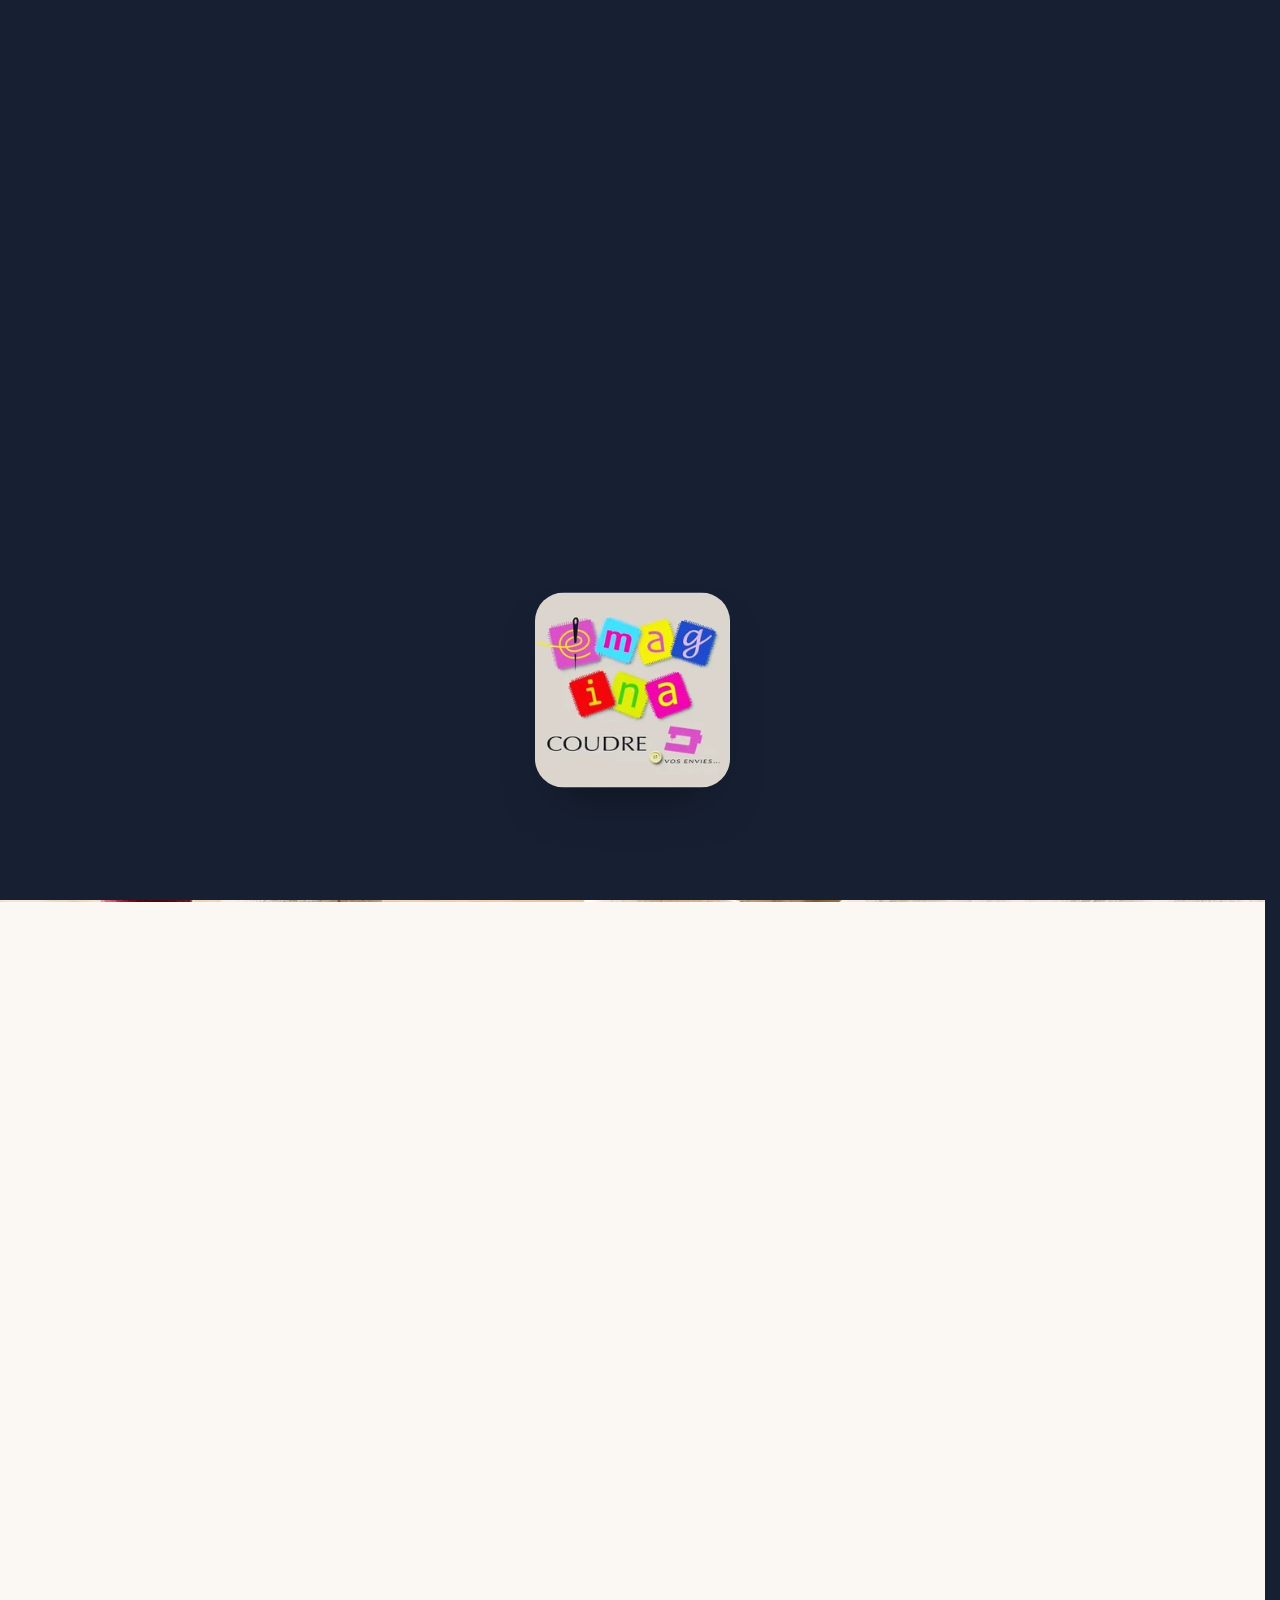
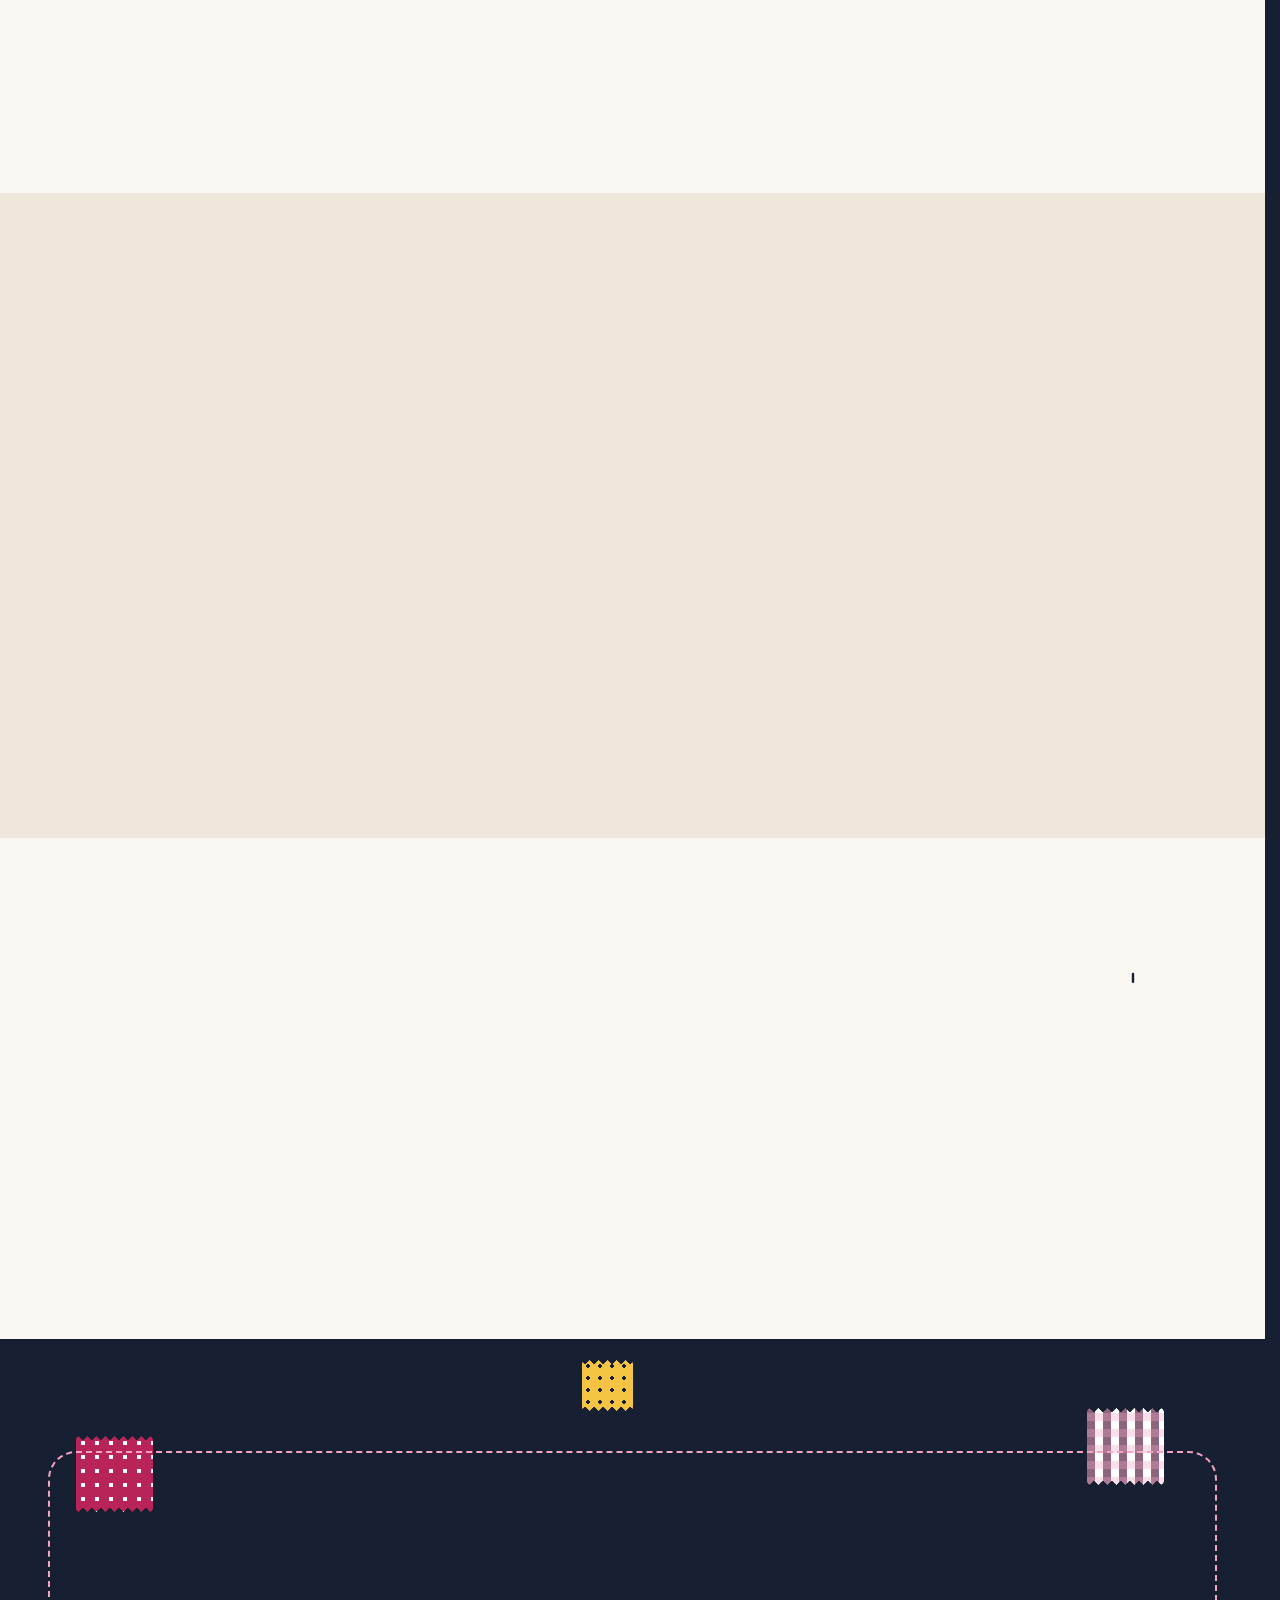
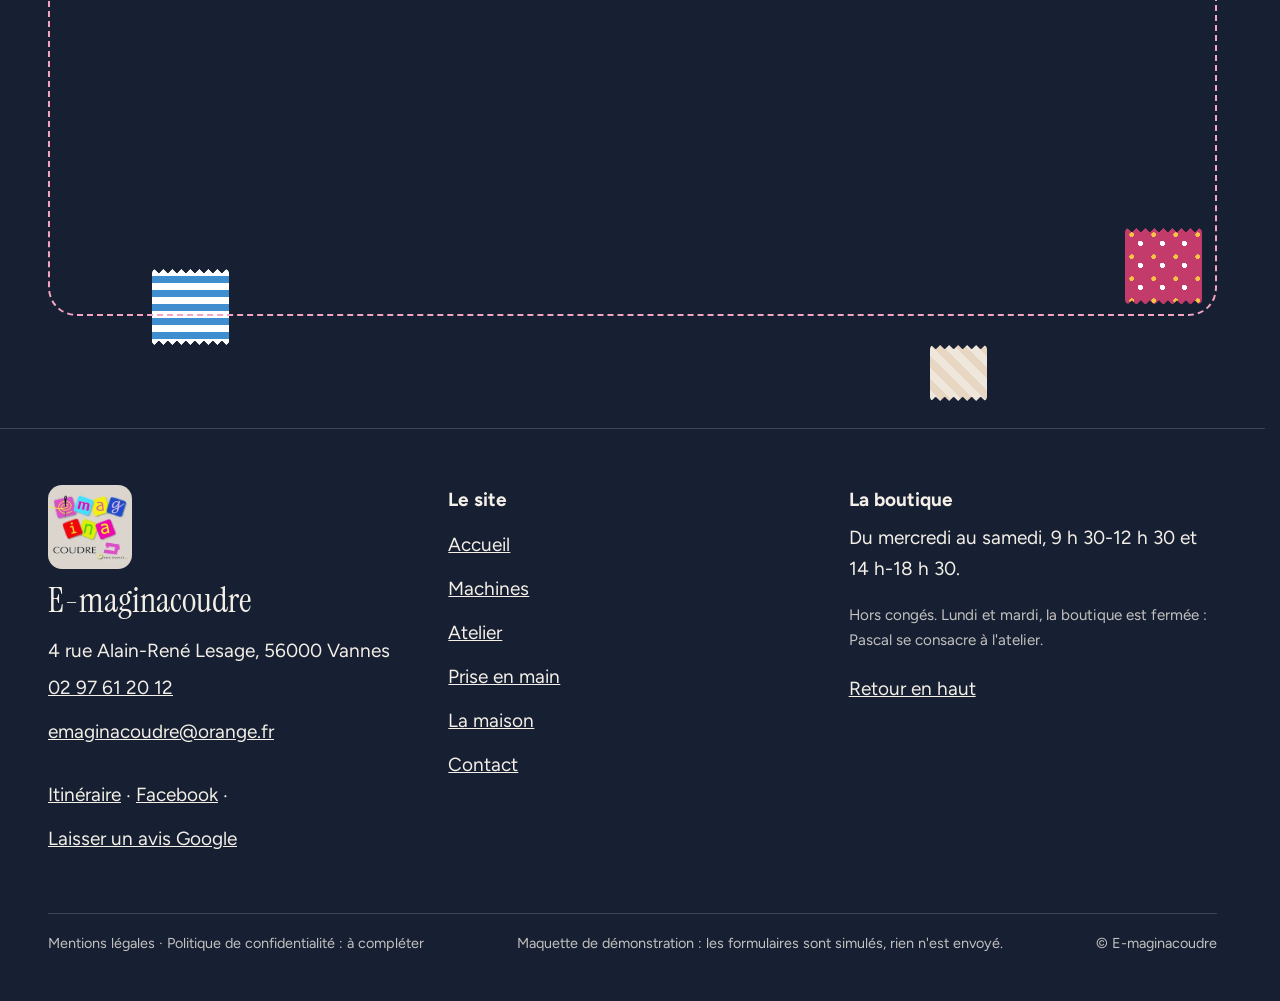
<file: prise-en-main.html>
<!doctype html>
<html lang="fr" data-v="2">
<head>
<meta charset="utf-8">
<meta name="viewport" content="width=device-width, initial-scale=1, viewport-fit=cover">
<title>Prise en main et conseils pour votre machine à coudre · E-maginacoudre</title>
<meta name="description" content="Conseil avant l&#39;achat, formation sur votre nouvelle machine et aide à chaque retour en boutique : la prise en main avec Michèle est comprise.">
<meta name="robots" content="noindex, nofollow">
<link rel="canonical" href="https://emaginacoudre-maquette.vercel.app/prise-en-main">
<style>:root{--fond:#FBF8F3;--texte:#172033;--voile-fond:#172033;--ouverture-fond:#172033;--menu-fond:#172033}:root { --entete-h: 72px; --barres-h: 0px; } html { background: var(--fond); color: var(--texte); scrollbar-gutter: stable; } body { margin: 0; background: var(--fond); } html.js:not(.secours):not([data-arrivee="retour"]) [data-anime] { opacity: 0; } html.js:not(.secours):not([data-arrivee="retour"]) [data-anime].vu { opacity: 1; } [data-voile] { position: fixed; inset: 0; z-index: 900; background: var(--voile-fond); transform: translateY(100%); visibility: hidden; pointer-events: none; } html[data-arrivee="voile"]:not(.voile-leve):not(.secours) [data-voile] { transform: none; visibility: visible; } html.secours [data-voile] { visibility: hidden !important; } .ouverture-panneau { position: fixed; inset: 0; z-index: 850; display: none; place-content: center; justify-items: center; background: var(--ouverture-fond, var(--voile-fond)); color: var(--fond); text-align: center; } html.js[data-arrivee="intro"]:not(.secours):not(.intro-finie) .ouverture-panneau { display: grid; } html.defilement-bloque, html.defilement-bloque body, html.js[data-arrivee="intro"]:not(.secours):not(.intro-finie), html.js[data-arrivee="intro"]:not(.secours):not(.intro-finie) body, html[data-arrivee="voile"]:not(.voile-leve):not(.secours), html[data-arrivee="voile"]:not(.voile-leve):not(.secours) body { overflow: hidden; } html.js[data-arrivee="intro"]:not(.secours):not(.intro-finie) { background-color: var(--ouverture-fond, var(--voile-fond)); } html[data-arrivee="voile"]:not(.voile-leve):not(.secours) { background-color: var(--voile-fond); }</style>
<script>(function () {
var d = document.documentElement, ss = null, ls = null;
try { ss = window.sessionStorage; ls = window.localStorage; } catch (e) {}
d.classList.add('js');
var nav = performance.getEntriesByType ? performance.getEntriesByType('navigation')[0] : null;
var type = nav ? nav.type : 'navigate';
var depart = null;
try { depart = JSON.parse(ss.getItem('socle:depart') || 'null'); ss.removeItem('socle:depart'); } catch (e) {}
if (depart && !(Date.now() - depart.t < 15000)) depart = null;
var mode = type === 'back_forward' ? 'retour' : type === 'reload' ? 'intro' : depart ? 'voile' : 'intro';
d.setAttribute('data-arrivee', mode);
if (mode === 'voile' && depart.couleur) d.style.setProperty('--voile-fond', depart.couleur);
if (type === 'reload' && 'scrollRestoration' in history) {
history.scrollRestoration = 'manual';
}
try {
var choisie = ls && ls.getItem('socle:langue');
var langue = (d.lang || '').slice(0, 2);
if (choisie && choisie !== langue && type === 'navigate' && !depart) {
var alt = document.querySelector('link[rel="alternate"][hreflang="' + choisie + '"]');
if (alt) location.replace(new URL(alt.href).pathname + location.search + location.hash);
}
} catch (e) {}
setTimeout(function () { if (!d.classList.contains('demarre')) d.classList.add('secours'); }, 2000);
})();</script>
<link rel="preload" href="/assets/polices/instrument-serif-400.woff2" as="font" type="font/woff2" crossorigin>
<link rel="preload" href="/assets/polices/figtree-variable.woff2" as="font" type="font/woff2" crossorigin>
<link rel="stylesheet" href="/assets/css/socle.css?v=2">
<link rel="stylesheet" href="/assets/css/site.css?v=2">
<link rel="modulepreload" href="/assets/js/site.js?v=2">
<link rel="modulepreload" href="/assets/js/socle/index.js?v=2">
<script src="/assets/vendor/gsap.min.js" defer></script>
<script src="/assets/vendor/ScrollTrigger.min.js" defer></script>
<script src="/assets/vendor/SplitText.min.js" defer></script>
<script type="module" src="/assets/js/site.js?v=2"></script>
<meta name="theme-color" content="#FBF8F3">
<link rel="icon" href="/assets/images/favicon.svg" type="image/svg+xml">
<link rel="apple-touch-icon" href="/assets/images/apple-touch-icon.png">
<meta property="og:type" content="website">
<meta property="og:site_name" content="E-maginacoudre">
<meta property="og:locale" content="fr_FR">
<meta property="og:title" content="Prise en main et conseils pour votre machine à coudre · E-maginacoudre">
<meta property="og:description" content="Conseil avant l&#39;achat, formation sur votre nouvelle machine et aide à chaque retour en boutique : la prise en main avec Michèle est comprise.">
<meta property="og:url" content="https://emaginacoudre-maquette.vercel.app/prise-en-main">
<meta property="og:image" content="https://emaginacoudre-maquette.vercel.app/assets/partage/prise-en-main-fr.jpg">
<meta property="og:image:width" content="1200">
<meta property="og:image:height" content="630">
<meta property="og:image:alt" content="La prise en main avec Michèle, comprise dans le prix des machines">
<meta name="twitter:card" content="summary_large_image">
<script type="application/ld+json">{"@context":"https://schema.org","@type":"Store","name":"E-maginacoudre","description":"Vente et réparation de machines à coudre, brodeuses, surjeteuses et recouvreuses Brother et Babylock.","url":"https://www.emaginacoudre.fr","telephone":"+33 2 97 61 20 12","email":"emaginacoudre@orange.fr","foundingDate":"2012","address":{"@type":"PostalAddress","streetAddress":"4 rue Alain-René Lesage","postalCode":"56000","addressLocality":"Vannes","addressCountry":"FR"},"openingHoursSpecification":[{"@type":"OpeningHoursSpecification","dayOfWeek":["Wednesday","Thursday","Friday","Saturday"],"opens":"09:30","closes":"12:30"},{"@type":"OpeningHoursSpecification","dayOfWeek":["Wednesday","Thursday","Friday","Saturday"],"opens":"14:00","closes":"18:30"}],"brand":[{"@type":"Brand","name":"Brother"},{"@type":"Brand","name":"Babylock"}],"sameAs":["https://www.facebook.com/E-maginacoudre-1594245230788176/"]}</script>
</head>
<body id="haut">
<div data-voile data-forme="vague" aria-hidden="true"><svg class="voile-vague voile-vague--haut" viewBox="0 0 1440 120" preserveAspectRatio="none" aria-hidden="true"><path d="M0 120 C 240 20 480 20 720 70 S 1200 130 1440 40 V 120 H 0 Z"/></svg><svg class="voile-vague voile-vague--bas" viewBox="0 0 1440 120" preserveAspectRatio="none" aria-hidden="true"><path d="M0 0 C 240 100 480 100 720 50 S 1200 -10 1440 80 V 0 H 0 Z"/></svg><div class="voile-contenu"><img class="voile-logo" src="/assets/images/logo-carre.webp" alt="" width="240" height="240"><span data-voile-libelle>Prise en main</span></div></div>
<div class="ouverture-panneau" data-ouverture aria-hidden="true">
  <img class="ouverture-logo" src="/assets/images/logo-carre.webp" alt="" width="240" height="240" data-ouverture-objet>
  <p class="ouverture-nom">E-maginacoudre</p>
  <span class="ouverture-trait"></span>
  <p class="ouverture-ligne">Machines à coudre · Vannes</p>
</div>
<a class="evitement" href="#contenu">Aller au contenu</a>
<header data-entete>
  <div class="entete-rangee">
    <a class="entete-logo" aria-label="E-maginacoudre, accueil" href="/" data-libelle="Accueil">
      <img class="logo-entete" src="/assets/images/logo-entete.webp" alt="E-maginacoudre" width="633" height="84">
    </a>
    <nav data-nav aria-label="Navigation principale">
      <ul><li><a href="/machines" data-libelle="Machines">Machines</a></li><li><a href="/atelier" data-libelle="Atelier">Atelier</a></li><li><a href="/prise-en-main" data-libelle="Prise en main" aria-current="page">Prise en main</a></li><li><a href="/la-maison" data-libelle="La maison">La maison</a></li><li><a href="/contact" data-libelle="Contact">Contact</a></li></ul>
    </nav>
    <div class="entete-actions">
      <a class="bouton" href="/contact?sujet=essai#demande" data-libelle="Contact">Venir essayer</a>
      <button type="button" data-menu-bouton aria-controls="menu" aria-expanded="false" data-libelle-ouvrir="Menu" data-libelle-fermer="Fermer"><span data-libelle-bouton>Menu</span></button>
      <a class="menu-sansjs" href="#menu" data-menu-lien>Menu</a>
    </div>
  </div>
</header>
<script>/* Avant le premier affichage : rangées de la navigation (même règle que ajusterNav dans assets/js/socle/entete.js)
   et hauteur réelle de l'en-tête, pour que rien ne saute quand le JavaScript du site prend la main. */
(function () {
  var h = document.documentElement, u = document.querySelector('[data-nav] ul'), e = document.querySelector('[data-entete]');
  if (u) {
    var deborde = function () { return u.scrollWidth > u.clientWidth + 1; }, c = deborde();
    if (c && window.matchMedia('(min-width: 900px)').matches) {
      h.classList.add('nav-deux-rangees'); c = deborde();
      if (c) { h.classList.add('nav-deux-lignes'); var a = u.querySelector('a'); c = !a || u.getBoundingClientRect().height > a.getBoundingClientRect().height * 2.5; }
      if (c) h.classList.remove('nav-deux-rangees', 'nav-deux-lignes');
    }
    if (c) h.classList.add('nav-compacte');
  }
  if (e) h.style.setProperty('--entete-h', Math.round(e.getBoundingClientRect().height) + 'px');
})();</script>
<span id="menu-ferme" aria-hidden="true"></span>
<div id="menu" data-menu role="dialog" aria-modal="true" aria-label="Menu">
  <p class="menu-sansjs-fermer"><a href="#menu-ferme">Fermer</a></p>
  <ul><li style="--i:0"><a href="/" class="menu-lien" data-libelle="Accueil">Accueil</a></li><li style="--i:1"><a href="/machines" class="menu-lien" data-libelle="Machines">Machines</a></li><li style="--i:2"><a href="/atelier" class="menu-lien" data-libelle="Atelier">Atelier</a></li><li style="--i:3"><a href="/prise-en-main" class="menu-lien" data-libelle="Prise en main" aria-current="page">Prise en main</a></li><li style="--i:4"><a href="/la-maison" class="menu-lien" data-libelle="La maison">La maison</a></li><li style="--i:5"><a href="/contact" class="menu-lien" data-libelle="Contact">Contact</a></li></ul>
  <p><a class="bouton" href="tel:+33297612012">Appeler 02 97 61 20 12</a></p>
</div>
<main id="contenu" tabindex="-1">
<section class="ouv-pem" id="debut">
  <div class="conteneur ouv-pem-tete">
    <p class="surtitre" data-anime="gsap" data-intro>Prise en main · le domaine de Michèle</p>
    <h1 data-anime="gsap" data-intro>Votre machine, <em>et quelqu'un pour vous l'apprendre</em>.</h1>
    <div class="ouv-pem-bas" data-anime="gsap" data-intro>
      <div class="ouv-pem-actions">
        <p class="info-cle" data-info-cle><span class="pastille-prix">Comprise dans le prix de chaque machine</span></p>
        <p class="ouv-actions">
          <a href="/contact?sujet=prise-en-main#demande" class="bouton" data-libelle="Contact" data-action-principale data-survol="magnetique">Préparer ma visite</a>
          <a href="/machines" class="lien-fleche" data-libelle="Machines">Voir les machines</a>
        </p>
      </div>
      <p class="ouv-pem-texte">La prise en main est comprise dans le prix des machines : Michèle vous forme sur celle que vous avez choisie, puis vous aide chaque fois que vous revenez avec une question.</p>
    </div>
  </div>
  <figure class="media ouv-pem-media" data-grok data-iris-centre data-effet="bandeau-devoile" style="--cadrage:50% 92%">
  <picture><source media="(max-width: 760px) and (orientation: portrait)" srcset="/assets/images/grok/prise-en-main-ouverture-mobile-640.webp 640w, /assets/images/grok/prise-en-main-ouverture-mobile-1080.webp 1080w" sizes="100vw">
    <img src="/assets/images/grok/prise-en-main-ouverture-1280.webp" srcset="/assets/images/grok/prise-en-main-ouverture-640.webp 640w, /assets/images/grok/prise-en-main-ouverture-1280.webp 1280w, /assets/images/grok/prise-en-main-ouverture-1920.webp 1920w" sizes="100vw" alt="Table de cours : bobine framboise, aiguille enfilée, mètre-ruban et essai de points sur coton" width="1280" height="549" fetchpriority="high" loading="eager" decoding="async">
  </picture><figcaption class="mention-ia">Illustration générée</figcaption>
</figure>
</section>
<section class="temps" id="avant-pendant-apres">
  <div class="conteneur temps-grille">
    <div>
      <h2 data-anime="lignes">Avant, pendant, <em>après</em></h2>
      <ol class="temps-liste" data-anime="cascade">
        <li><h3>Avant l&#39;achat</h3><p>Michèle vous conseille selon vos attentes, vos projets et votre budget, et vous fait essayer les machines.</p></li><li><h3>À l&#39;achat</h3><p>Elle vous forme sur la machine choisie : machine à coudre, surjeteuse ou brodeuse.</p></li><li><h3>Après</h3><p>Revenez avec vos questions, autant de fois que nécessaire : elle vous aide sur le point précis qui vous bloque.</p></li>
      </ol>
    </div>
    <figure class="citation" data-anime>
      <figure class="media citation-media" data-fx="parallaxe" data-fx-force="6" style="--cadrage:50% 35%">
  <picture>
    <img src="/assets/images/michele-784.webp" srcset="/assets/images/michele-480.webp 480w, /assets/images/michele-640.webp 640w, /assets/images/michele-784.webp 784w" sizes="(max-width: 760px) 100vw, 36vw" alt="Michèle, qui conseille et forme à la boutique" width="784" height="980" loading="lazy" decoding="async">
  </picture>
</figure>
      <blockquote><p>« Je les assiste lorsqu&#39;elles reviennent au magasin avec des questions. »</p></blockquote>
      <figcaption>Michèle</figcaption>
    </figure>
  </div>
</section>
<section class="cours fond-sable" id="cours">
  <div class="conteneur cours-grille">
    <figure class="media cours-media" data-grok data-anime="rideau" style="--cadrage:50% 50%">
  <picture>
    <img src="/assets/images/grok/cours-couture-784.webp" srcset="/assets/images/grok/cours-couture-480.webp 480w, /assets/images/grok/cours-couture-640.webp 640w, /assets/images/grok/cours-couture-784.webp 784w" sizes="(max-width: 760px) 100vw, 50vw" alt="Table d&#39;atelier de couture : patrons en papier, épingles, craie et pièces de coton coupées" width="784" height="523" loading="lazy" decoding="async">
  </picture><figcaption class="mention-ia">Illustration générée</figcaption>
</figure>
    <div>
      <h2 data-anime="lignes">Des cours <em>de couture</em></h2>
      <p data-anime>Pour aller plus loin, des cours de couture sont mis en place et assurés par Camille.</p>
      <p data-anime><a class="lien-fleche" href="https://camcoutureclub.com" target="_blank" rel="noopener">Le site de Camille : camcoutureclub.com<span class="visuellement-cache"> (nouvel onglet)</span></a></p>
    </div>
  </div>
</section>
<section class="questions" id="questions">
  <div class="conteneur questions-grille">
    <h2 data-anime="lignes">Vos <em>questions</em></h2>
    <div class="questions-liste" data-anime="cascade">
      <details class="question"><summary>La prise en main est-elle comprise ?<span class="question-plus" aria-hidden="true"></span></summary><p>Oui : les prix affichés comprennent la prise en main avec Michèle. Pour une machine Brother emportée en carton, sans prise en main, comptez 10 % de moins.</p></details><details class="question"><summary>Puis-je revenir si j&#39;ai oublié un réglage ?<span class="question-plus" aria-hidden="true"></span></summary><p>Oui, autant de fois que nécessaire : Michèle vous aide sur le point précis qui vous bloque.</p></details><details class="question"><summary>Et si ma machine coince après une mauvaise manipulation ?<span class="question-plus" aria-hidden="true"></span></summary><p>Michèle vous aide à corriger le problème. Si la machine a besoin de l&#39;atelier, Pascal fait le diagnostic en boutique, gratuitement.</p></details><details class="question"><summary>Michèle conseille-t-elle aussi sur les tissus et les fils ?<span class="question-plus" aria-hidden="true"></span></summary><p>Oui : elle vous conseille les tissus et les fils adaptés à vos projets créatifs.</p></details>
    </div>
    <svg class="questions-dessin" viewBox="0 0 200 260" aria-hidden="true" data-visuel data-fx="trace" data-effet="aiguille-fil"><path d="M100 20 v170" data-fx-trait class="aiguille"/><ellipse cx="100" cy="40" rx="5" ry="12" data-fx-trait class="aiguille"/><path d="M100 40 C 160 60, 40 120, 120 160 S 60 230, 150 250" data-fx-trait class="fil"/></svg>
  </div>
</section>
<section class="fin fond-nuit" id="fin">
  <div class="fin-coupons" aria-hidden="true" data-visuel data-effet="coupons"><span class="coupon coupon--pois coupon--1"></span><span class="coupon coupon--vichy coupon--2"></span><span class="coupon coupon--rayures coupon--3"></span><span class="coupon coupon--fleurs coupon--4"></span><span class="coupon coupon--pois-jaune coupon--5"></span><span class="coupon coupon--chevrons coupon--6"></span></div>
  <div class="conteneur fin-cadre">
    <div class="fin-bord" aria-hidden="true" data-superpose data-effet="couture-appel"></div>
    <h2 data-anime="lignes">On commence <em>par un essai</em> ?</h2>
    <p data-anime>Du mercredi au samedi, Michèle vous montre les machines qui correspondent à vos projets.</p>
    <p class="ouv-actions fin-actions" data-anime>
      <a href="/contact?sujet=prise-en-main#demande" class="bouton" data-libelle="Contact" data-survol="magnetique">Préparer ma visite</a>
      <a class="bouton bouton--contour" href="tel:+33297612012">Appeler 02 97 61 20 12</a>
    </p>
  </div>
</section>
</main>
<footer class="pied" id="pied">
  <div class="conteneur pied-grille">
    <div class="pied-marque">
      <p class="pied-nom"><img class="pied-logo" src="/assets/images/logo-carre.webp" alt="" width="240" height="240" loading="lazy">E-maginacoudre</p>
      <p>4 rue Alain-René Lesage, 56000 Vannes<br><a href="tel:+33297612012">02 97 61 20 12</a><br><a href="mailto:emaginacoudre@orange.fr">emaginacoudre@orange.fr</a></p>
      <p><a href="https://www.google.com/maps/search/?api=1&amp;query=4+rue+Alain-Ren%C3%A9+Lesage+56000+Vannes" target="_blank" rel="noopener">Itinéraire<span class="visuellement-cache"> (nouvel onglet)</span></a> · <a href="https://www.facebook.com/E-maginacoudre-1594245230788176/" target="_blank" rel="noopener">Facebook<span class="visuellement-cache"> (nouvel onglet)</span></a> · <a href="https://www.google.com/search?q=E-maginacoudre+Vannes+avis" target="_blank" rel="noopener">Laisser un avis Google<span class="visuellement-cache"> (nouvel onglet)</span></a></p>
    </div>
    <nav aria-label="Le site">
      <p class="pied-titre">Le site</p>
      <ul><li><a href="/" data-libelle="Accueil">Accueil</a></li><li><a href="/machines" data-libelle="Machines">Machines</a></li><li><a href="/atelier" data-libelle="Atelier">Atelier</a></li><li><a href="/prise-en-main" data-libelle="Prise en main" aria-current="page">Prise en main</a></li><li><a href="/la-maison" data-libelle="La maison">La maison</a></li><li><a href="/contact" data-libelle="Contact">Contact</a></li></ul>
    </nav>
    <div>
      <p class="pied-titre">La boutique</p>
      <p>Du mercredi au samedi, 9 h 30-12 h 30 et 14 h-18 h 30.</p>
      <p class="pied-note">Hors congés. Lundi et mardi, la boutique est fermée : Pascal se consacre à l&#39;atelier.</p>
      <p><a href="#haut" data-sans-transition>Retour en haut</a></p>
    </div>
  </div>
  <div class="conteneur pied-bas"><p>Mentions légales · Politique de confidentialité : à compléter</p><p>Maquette de démonstration : les formulaires sont simulés, rien n&#39;est envoyé.</p><p>© E-maginacoudre</p></div>
</footer>
<div data-barre-fixe>
  <a class="bouton bouton--contour" href="tel:+33297612012">Appeler</a>
  <a class="bouton" href="/contact?sujet=essai#demande" data-libelle="Contact">Venir essayer</a>
</div>
</body>
</html>
</file>
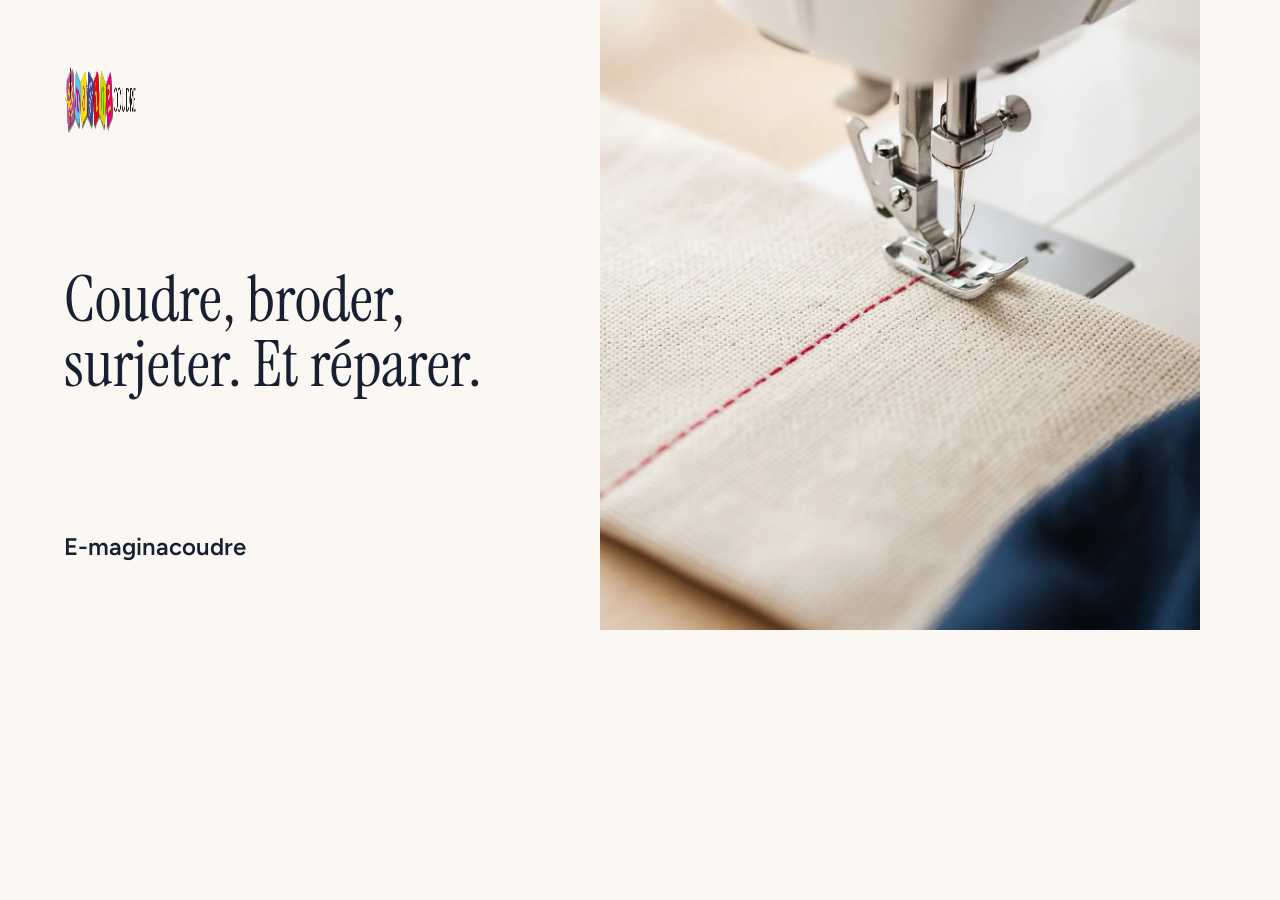
<file: _partage/accueil-fr.html>
<!doctype html>
<html lang="fr"><head><meta charset="utf-8">
<link rel="stylesheet" href="/assets/css/socle.css"><link rel="stylesheet" href="/assets/css/site.css">
<style>:root{--fond:#FBF8F3;--texte:#172033}
html,body{margin:0;width:1200px;height:630px;overflow:hidden;background:var(--fond);color:var(--texte)}
.carte{display:grid;grid-template-columns:1fr 1fr;width:1200px;height:630px}
.carte-texte{display:flex;flex-direction:column;justify-content:space-between;padding:64px}
.carte-texte img{width:72px;height:72px}
.carte-titre{font-family:var(--police-titres);font-size:64px;line-height:1.02;margin:0;text-wrap:balance}
.carte-nom{font-size:24px;font-weight:600;margin:0}
.carte-image{background:center/cover no-repeat}</style>
</head><body>
<div class="carte">
  <div class="carte-texte">
    <img src="/assets/images/logo-entete.webp" alt="">
    <p class="carte-titre">Coudre, broder, surjeter. Et réparer.</p>
    <p class="carte-nom">E-maginacoudre</p>
  </div>
  <div class="carte-image" style="background-image:url('/assets/images/grok/accueil-ouverture-1280.webp')"></div>
</div>
</body></html>
</file>
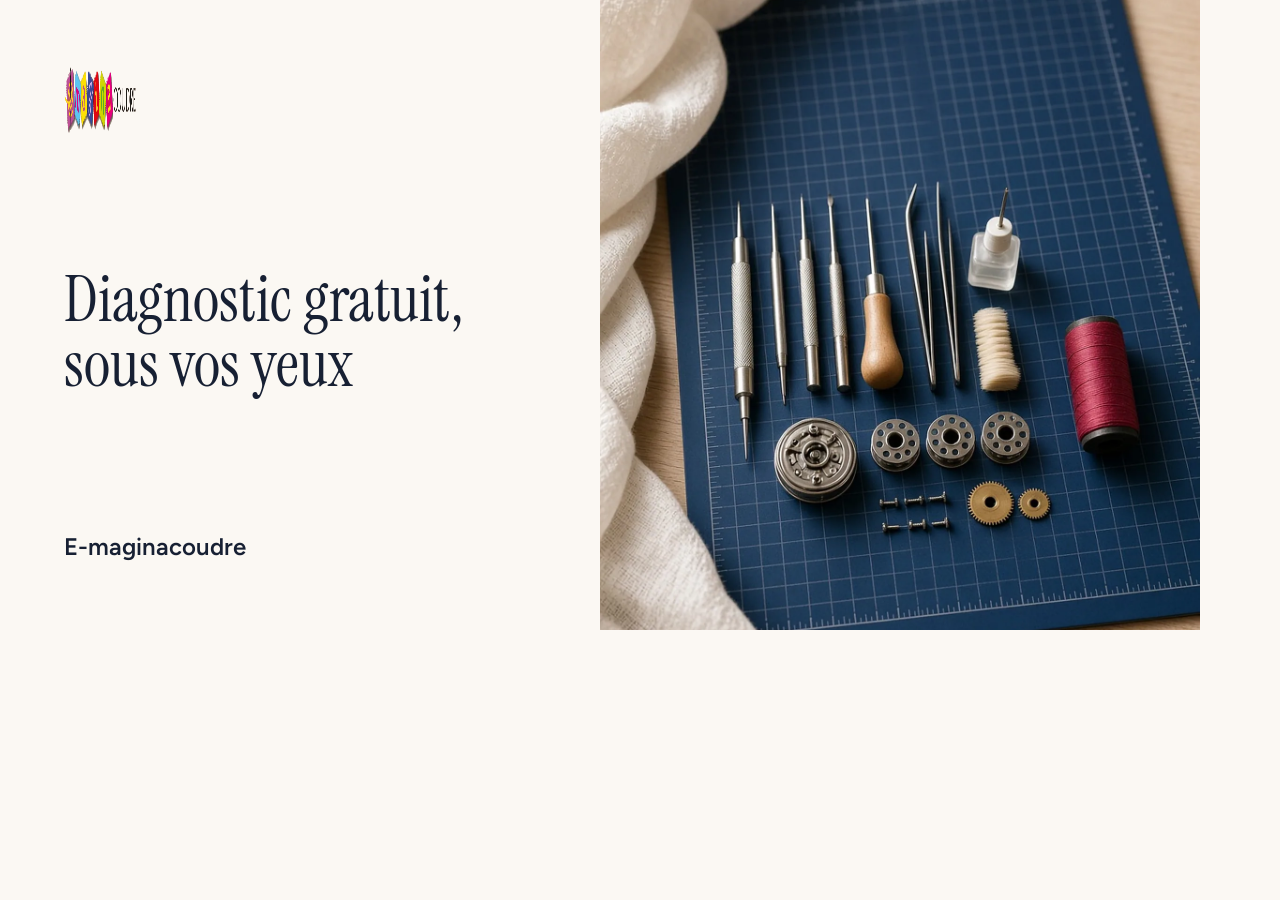
<file: _partage/atelier-fr.html>
<!doctype html>
<html lang="fr"><head><meta charset="utf-8">
<link rel="stylesheet" href="/assets/css/socle.css"><link rel="stylesheet" href="/assets/css/site.css">
<style>:root{--fond:#FBF8F3;--texte:#172033}
html,body{margin:0;width:1200px;height:630px;overflow:hidden;background:var(--fond);color:var(--texte)}
.carte{display:grid;grid-template-columns:1fr 1fr;width:1200px;height:630px}
.carte-texte{display:flex;flex-direction:column;justify-content:space-between;padding:64px}
.carte-texte img{width:72px;height:72px}
.carte-titre{font-family:var(--police-titres);font-size:64px;line-height:1.02;margin:0;text-wrap:balance}
.carte-nom{font-size:24px;font-weight:600;margin:0}
.carte-image{background:center/cover no-repeat}</style>
</head><body>
<div class="carte">
  <div class="carte-texte">
    <img src="/assets/images/logo-entete.webp" alt="">
    <p class="carte-titre">Diagnostic gratuit, sous vos yeux</p>
    <p class="carte-nom">E-maginacoudre</p>
  </div>
  <div class="carte-image" style="background-image:url('/assets/images/grok/atelier-ouverture-1280.webp')"></div>
</div>
</body></html>
</file>
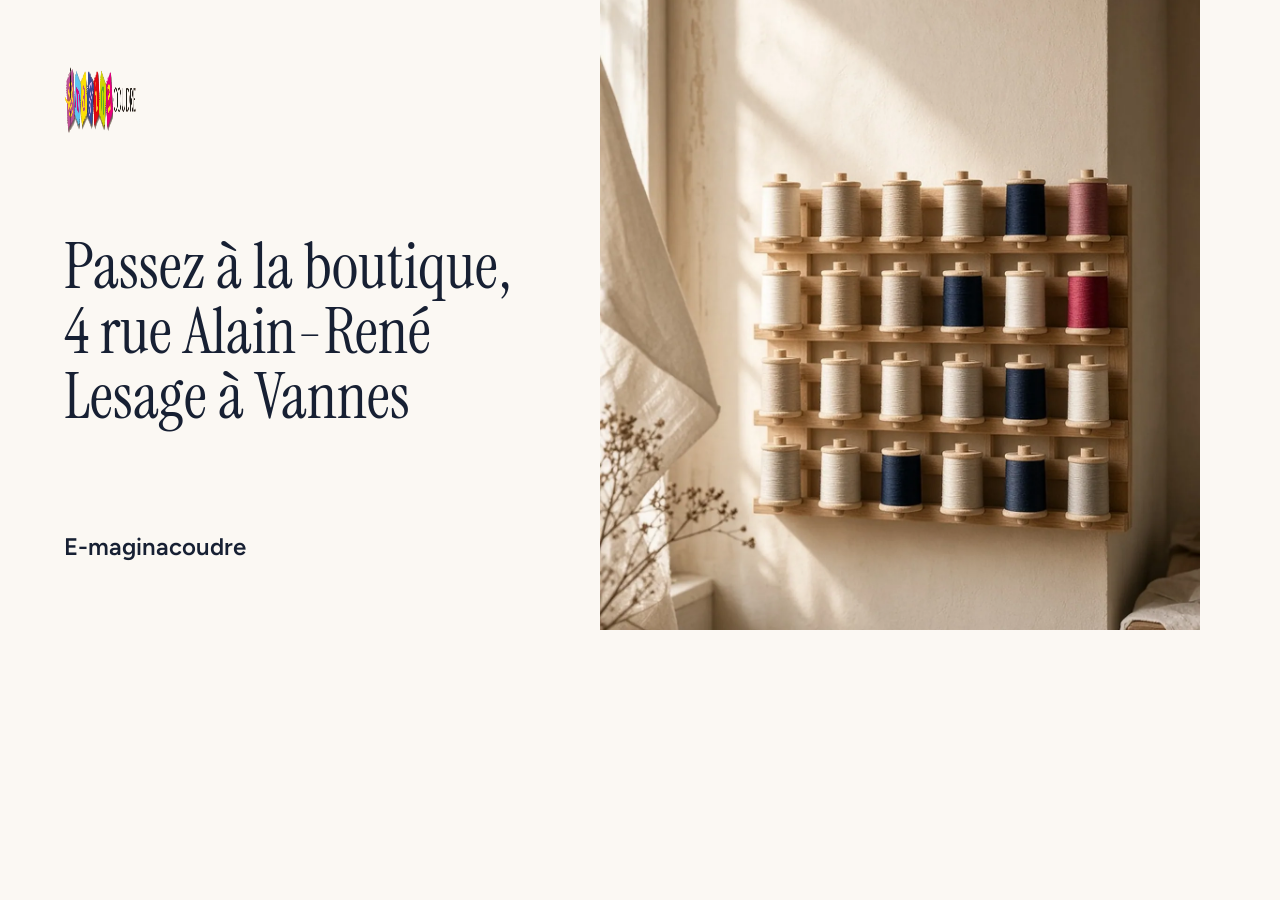
<file: _partage/contact-fr.html>
<!doctype html>
<html lang="fr"><head><meta charset="utf-8">
<link rel="stylesheet" href="/assets/css/socle.css"><link rel="stylesheet" href="/assets/css/site.css">
<style>:root{--fond:#FBF8F3;--texte:#172033}
html,body{margin:0;width:1200px;height:630px;overflow:hidden;background:var(--fond);color:var(--texte)}
.carte{display:grid;grid-template-columns:1fr 1fr;width:1200px;height:630px}
.carte-texte{display:flex;flex-direction:column;justify-content:space-between;padding:64px}
.carte-texte img{width:72px;height:72px}
.carte-titre{font-family:var(--police-titres);font-size:64px;line-height:1.02;margin:0;text-wrap:balance}
.carte-nom{font-size:24px;font-weight:600;margin:0}
.carte-image{background:center/cover no-repeat}</style>
</head><body>
<div class="carte">
  <div class="carte-texte">
    <img src="/assets/images/logo-entete.webp" alt="">
    <p class="carte-titre">Passez à la boutique, 4 rue Alain-René Lesage à Vannes</p>
    <p class="carte-nom">E-maginacoudre</p>
  </div>
  <div class="carte-image" style="background-image:url('/assets/images/grok/contact-ouverture-1280.webp')"></div>
</div>
</body></html>
</file>
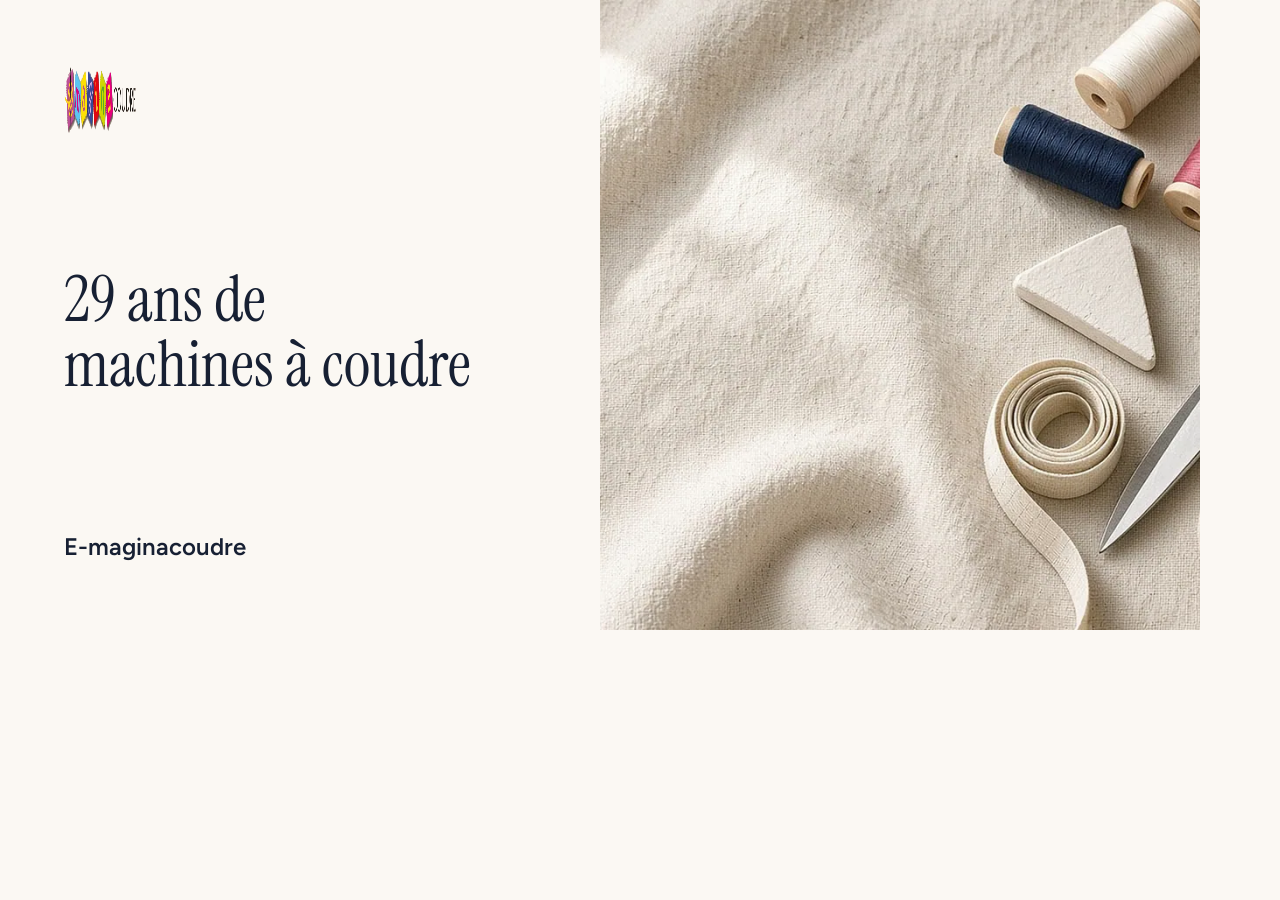
<file: _partage/la-maison-fr.html>
<!doctype html>
<html lang="fr"><head><meta charset="utf-8">
<link rel="stylesheet" href="/assets/css/socle.css"><link rel="stylesheet" href="/assets/css/site.css">
<style>:root{--fond:#FBF8F3;--texte:#172033}
html,body{margin:0;width:1200px;height:630px;overflow:hidden;background:var(--fond);color:var(--texte)}
.carte{display:grid;grid-template-columns:1fr 1fr;width:1200px;height:630px}
.carte-texte{display:flex;flex-direction:column;justify-content:space-between;padding:64px}
.carte-texte img{width:72px;height:72px}
.carte-titre{font-family:var(--police-titres);font-size:64px;line-height:1.02;margin:0;text-wrap:balance}
.carte-nom{font-size:24px;font-weight:600;margin:0}
.carte-image{background:center/cover no-repeat}</style>
</head><body>
<div class="carte">
  <div class="carte-texte">
    <img src="/assets/images/logo-entete.webp" alt="">
    <p class="carte-titre">29 ans de machines à coudre</p>
    <p class="carte-nom">E-maginacoudre</p>
  </div>
  <div class="carte-image" style="background-image:url('/assets/images/grok/la-maison-ouverture-1280.webp')"></div>
</div>
</body></html>
</file>
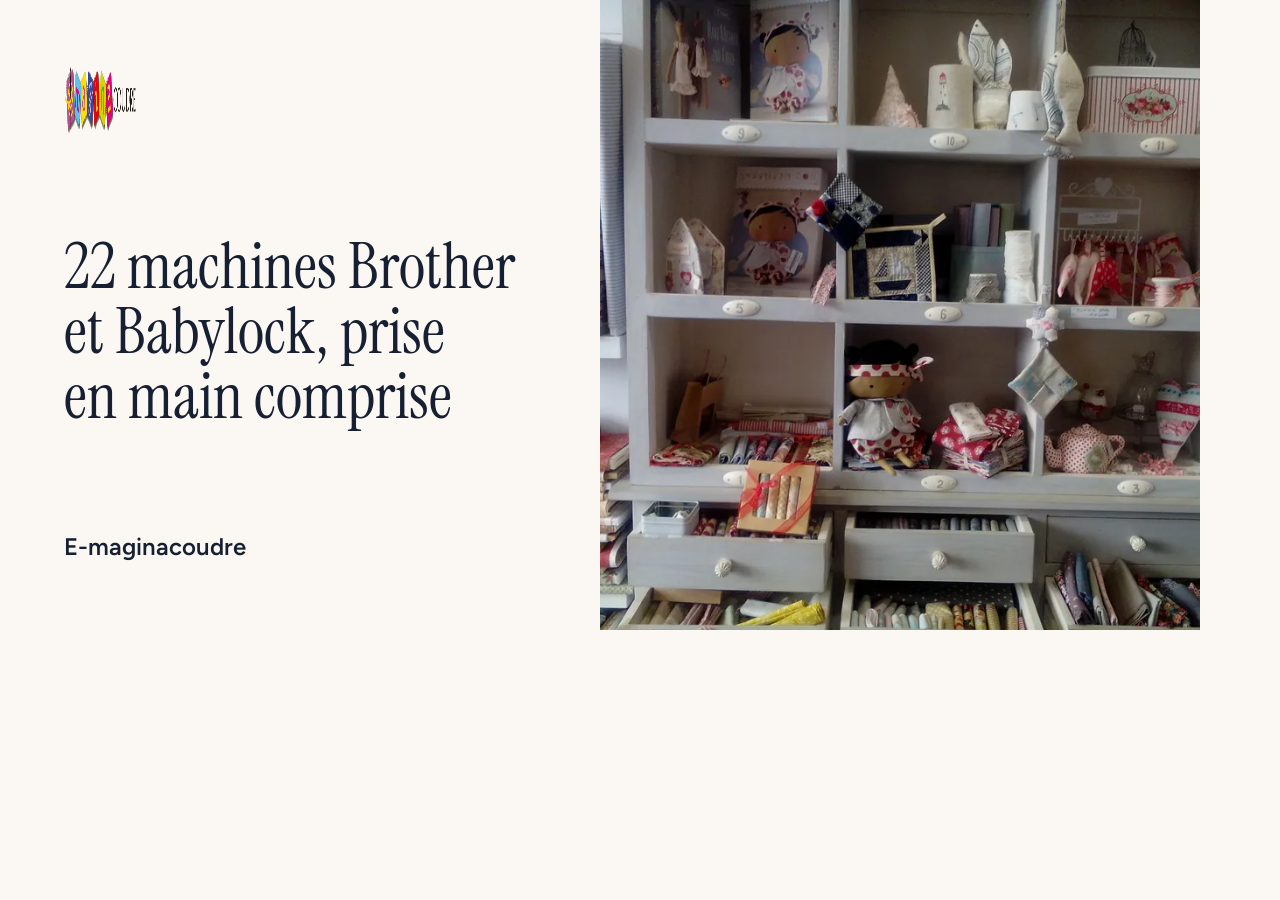
<file: _partage/machines-fr.html>
<!doctype html>
<html lang="fr"><head><meta charset="utf-8">
<link rel="stylesheet" href="/assets/css/socle.css"><link rel="stylesheet" href="/assets/css/site.css">
<style>:root{--fond:#FBF8F3;--texte:#172033}
html,body{margin:0;width:1200px;height:630px;overflow:hidden;background:var(--fond);color:var(--texte)}
.carte{display:grid;grid-template-columns:1fr 1fr;width:1200px;height:630px}
.carte-texte{display:flex;flex-direction:column;justify-content:space-between;padding:64px}
.carte-texte img{width:72px;height:72px}
.carte-titre{font-family:var(--police-titres);font-size:64px;line-height:1.02;margin:0;text-wrap:balance}
.carte-nom{font-size:24px;font-weight:600;margin:0}
.carte-image{background:center/cover no-repeat}</style>
</head><body>
<div class="carte">
  <div class="carte-texte">
    <img src="/assets/images/logo-entete.webp" alt="">
    <p class="carte-titre">22 machines Brother et Babylock, prise en main comprise</p>
    <p class="carte-nom">E-maginacoudre</p>
  </div>
  <div class="carte-image" style="background-image:url('/assets/images/boutique-interieur-960.webp')"></div>
</div>
</body></html>
</file>
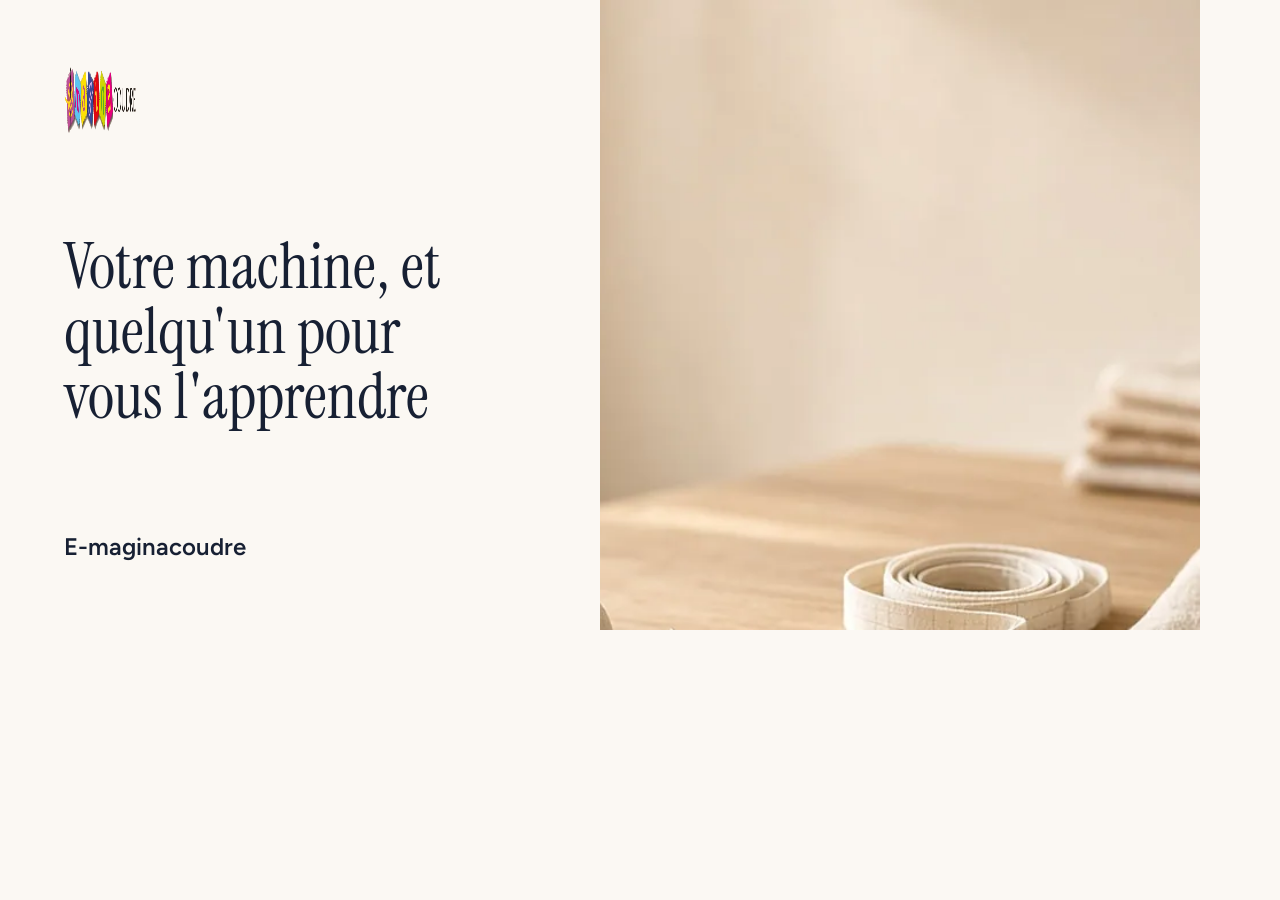
<file: _partage/prise-en-main-fr.html>
<!doctype html>
<html lang="fr"><head><meta charset="utf-8">
<link rel="stylesheet" href="/assets/css/socle.css"><link rel="stylesheet" href="/assets/css/site.css">
<style>:root{--fond:#FBF8F3;--texte:#172033}
html,body{margin:0;width:1200px;height:630px;overflow:hidden;background:var(--fond);color:var(--texte)}
.carte{display:grid;grid-template-columns:1fr 1fr;width:1200px;height:630px}
.carte-texte{display:flex;flex-direction:column;justify-content:space-between;padding:64px}
.carte-texte img{width:72px;height:72px}
.carte-titre{font-family:var(--police-titres);font-size:64px;line-height:1.02;margin:0;text-wrap:balance}
.carte-nom{font-size:24px;font-weight:600;margin:0}
.carte-image{background:center/cover no-repeat}</style>
</head><body>
<div class="carte">
  <div class="carte-texte">
    <img src="/assets/images/logo-entete.webp" alt="">
    <p class="carte-titre">Votre machine, et quelqu&#39;un pour vous l&#39;apprendre</p>
    <p class="carte-nom">E-maginacoudre</p>
  </div>
  <div class="carte-image" style="background-image:url('/assets/images/grok/prise-en-main-ouverture-1280.webp')"></div>
</div>
</body></html>
</file>
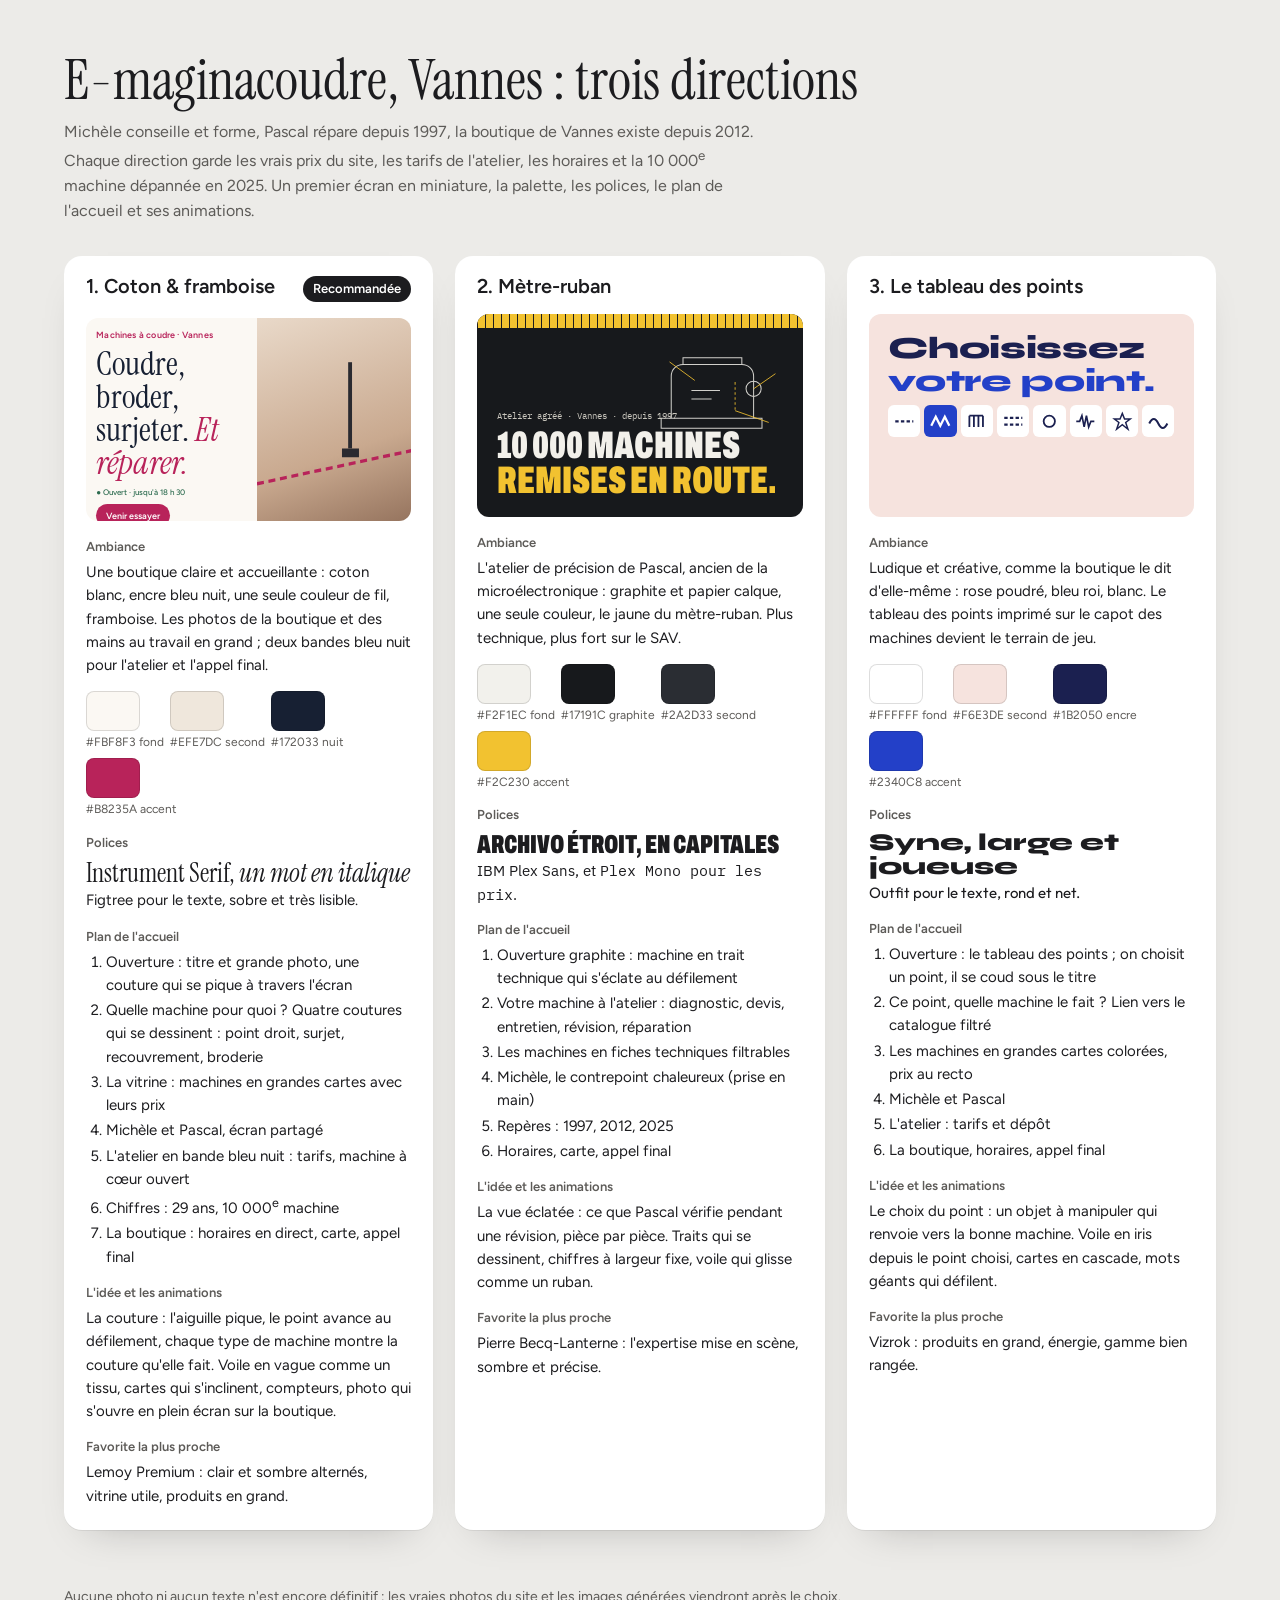
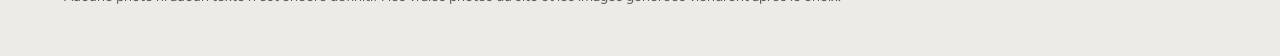
<file: _suivi/directions.html>
<!DOCTYPE html>
<html lang="fr">
<head>
<meta charset="utf-8">
<meta name="viewport" content="width=device-width, initial-scale=1">
<title>E-maginacoudre · directions</title>
<link rel="preconnect" href="https://fonts.googleapis.com">
<link rel="preconnect" href="https://fonts.gstatic.com" crossorigin>
<link href="https://fonts.googleapis.com/css2?family=Instrument+Serif:ital@0;1&family=Figtree:wght@400;500;600;700&family=Archivo:wdth,wght@62..125,500..900&family=IBM+Plex+Sans:wght@400;600&family=IBM+Plex+Mono:wght@400;600&family=Syne:wght@600;800&family=Outfit:wght@400;500;600&display=swap" rel="stylesheet">
<style>
/* VOICE : planche de directeur artistique, sobre, pour choisir vite.
   IDEA : trois cartons d'échantillons, comme les nuanciers de fils d'une mercerie.
   PICTURE : un premier écran miniature par direction, avec sa couleur et ses polices.
   COLOUR and TYPE : fond neutre gris chaud, chaque carton porte sa propre direction.
   LAYOUT : trois colonnes sur ordinateur, une sous 1000 px. */
:root{color-scheme:light;--bg:#ecebe8;--ink:#1c1c1f;--muted:#5d5b58}
*{box-sizing:border-box;min-width:0}
body{margin:0;background:var(--bg);color:var(--ink);font:16px/1.55 "Figtree",system-ui,sans-serif;overflow-x:clip}
header{padding:clamp(28px,4vw,56px) max(5vw,16px) 8px;max-width:1500px;margin:0 auto}
header h1{font:400 clamp(34px,4.4vw,56px)/1.05 "Instrument Serif",serif;margin:0 0 10px;text-wrap:balance}
header p{margin:0;color:var(--muted);max-width:70ch}
.grille{display:grid;grid-template-columns:repeat(3,minmax(0,1fr));gap:22px;padding:24px max(5vw,16px) 56px;max-width:1500px;margin:0 auto}
@media(max-width:1000px){.grille{grid-template-columns:minmax(0,1fr)}}
.carton{background:#fff;border-radius:18px;overflow:hidden;box-shadow:0 1px 0 #0001,0 18px 40px -24px #0004;display:flex;flex-direction:column}
.tete{padding:18px 22px 6px;display:flex;justify-content:space-between;align-items:baseline;gap:12px}
.tete h2{margin:0;font:600 20px/1.2 "Figtree",sans-serif}
.reco{font-size:13px;font-weight:600;background:#1c1c1f;color:#fff;border-radius:99px;padding:3px 10px;white-space:nowrap}
.ecran{margin:10px 22px 0;border-radius:12px;overflow:hidden;aspect-ratio:16/10;position:relative}
.corps{padding:16px 22px 22px;display:grid;gap:14px}
.corps h3{margin:0 0 4px;font-size:13px;font-weight:600;color:var(--muted)}
.corps p,.corps li{margin:0;font-size:15px}
.corps ol{margin:0;padding-left:20px;display:grid;gap:2px}
.pal{display:flex;gap:6px;flex-wrap:wrap}
.pal span{display:grid;gap:2px;font-size:12px;color:var(--muted)}
.pal i{display:block;width:54px;height:40px;border-radius:8px;box-shadow:inset 0 0 0 1px #0002}
.typo{display:grid;gap:2px}
/* D1 Coton & framboise */
.d1{background:#FBF8F3;color:#172033;display:grid;grid-template-columns:1.05fr .95fr}
.d1 .txt{padding:7% 6%;display:flex;flex-direction:column;justify-content:center;gap:8px}
.d1 small{font:600 9px/1 "Figtree";letter-spacing:.02em;color:#B8235A}
.d1 b{font:400 clamp(22px,2.6vw,34px)/1 "Instrument Serif",serif}
.d1 b em{color:#B8235A}
.d1 .bt{display:inline-block;background:#B8235A;color:#fff;font:600 9px/1 "Figtree";padding:7px 10px;border-radius:99px;width:max-content}
.d1 .photo{background:linear-gradient(160deg,#e9d9c9,#c9a98f 60%,#8c6a55);position:relative}
.d1 .photo svg{position:absolute;inset:0;width:100%;height:100%}
.d1 .statut{font:500 8px/1 "Figtree";color:#2c6b4f}
/* D2 Mètre-ruban */
.d2{background:#17191C;color:#F2F0EA}
.d2 .txt{position:absolute;left:6%;bottom:9%;z-index:2;display:grid;gap:6px}
.d2 b{font:900 clamp(24px,3vw,40px)/.92 "Archivo",sans-serif;font-stretch:62%;text-transform:uppercase}
.d2 b span{color:#F2C230}
.d2 small{font:400 9px/1.2 "IBM Plex Mono";color:#c9c6bd}
.d2 svg{position:absolute;right:2%;top:8%;width:52%;height:62%}
.d2 .ruban{position:absolute;left:0;right:0;top:0;height:14px;background:repeating-linear-gradient(90deg,#1c1c1f 0 1px,transparent 1px 8px),#F2C230}
/* D3 Tableau des points */
.d3{background:#F6E3DE;color:#1B2050;display:grid;grid-template-rows:auto 1fr}
.d3 .txt{padding:6% 6% 2%}
.d3 b{font:800 clamp(20px,2.4vw,32px)/1 "Syne",sans-serif;letter-spacing:-.01em}
.d3 b span{color:#2340C8}
.d3 .points{display:grid;grid-template-columns:repeat(8,1fr);gap:4px;padding:0 6% 6%}
.d3 .points i{background:#fff;border-radius:6px;display:grid;place-items:center;aspect-ratio:1}
.d3 .points i.on{background:#2340C8}
.d3 .points svg{width:70%;height:70%}
footer{padding:0 max(5vw,16px) 48px;max-width:1500px;margin:0 auto;color:var(--muted);font-size:14px}
</style>
</head>
<body>
<header>
<h1>E-maginacoudre, Vannes : trois directions</h1>
<p>Michèle conseille et forme, Pascal répare depuis 1997, la boutique de Vannes existe depuis 2012. Chaque direction garde les vrais prix du site, les tarifs de l'atelier, les horaires et la 10 000<sup>e</sup> machine dépannée en 2025. Un premier écran en miniature, la palette, les polices, le plan de l'accueil et ses animations.</p>
</header>
<main class="grille">

<article class="carton">
<div class="tete"><h2>1. Coton &amp; framboise</h2><span class="reco">Recommandée</span></div>
<div class="ecran d1" aria-label="Premier écran miniature de la direction 1">
<div class="txt"><small>Machines à coudre · Vannes</small><b>Coudre, broder, surjeter. <em>Et réparer.</em></b><span class="statut">● Ouvert · jusqu'à 18 h 30</span><span class="bt">Venir essayer</span></div>
<div class="photo"><svg viewBox="0 0 200 200" preserveAspectRatio="none" aria-hidden="true"><path d="M0 150 L200 120" stroke="#B8235A" stroke-width="3" stroke-dasharray="9 6" fill="none"/><rect x="118" y="40" width="5" height="78" fill="#2a2a30"/><path d="M110 118h22v8h-22z" fill="#2a2a30"/></svg></div>
</div>
<div class="corps">
<div><h3>Ambiance</h3><p>Une boutique claire et accueillante : coton blanc, encre bleu nuit, une seule couleur de fil, framboise. Les photos de la boutique et des mains au travail en grand ; deux bandes bleu nuit pour l'atelier et l'appel final.</p></div>
<div class="pal"><span><i style="background:#FBF8F3"></i>#FBF8F3 fond</span><span><i style="background:#EFE7DC"></i>#EFE7DC second</span><span><i style="background:#172033"></i>#172033 nuit</span><span><i style="background:#B8235A"></i>#B8235A accent</span></div>
<div class="typo"><h3>Polices</h3><p style="font:400 26px/1.1 'Instrument Serif',serif">Instrument Serif, <em>un mot en italique</em></p><p style="font-family:Figtree">Figtree pour le texte, sobre et très lisible.</p></div>
<div><h3>Plan de l'accueil</h3><ol><li>Ouverture : titre et grande photo, une couture qui se pique à travers l'écran</li><li>Quelle machine pour quoi ? Quatre coutures qui se dessinent : point droit, surjet, recouvrement, broderie</li><li>La vitrine : machines en grandes cartes avec leurs prix</li><li>Michèle et Pascal, écran partagé</li><li>L'atelier en bande bleu nuit : tarifs, machine à cœur ouvert</li><li>Chiffres : 29 ans, 10 000<sup>e</sup> machine</li><li>La boutique : horaires en direct, carte, appel final</li></ol></div>
<div><h3>L'idée et les animations</h3><p>La couture : l'aiguille pique, le point avance au défilement, chaque type de machine montre la couture qu'elle fait. Voile en vague comme un tissu, cartes qui s'inclinent, compteurs, photo qui s'ouvre en plein écran sur la boutique.</p></div>
<div><h3>Favorite la plus proche</h3><p>Lemoy Premium : clair et sombre alternés, vitrine utile, produits en grand.</p></div>
</div>
</article>

<article class="carton">
<div class="tete"><h2>2. Mètre-ruban</h2></div>
<div class="ecran d2" aria-label="Premier écran miniature de la direction 2">
<div class="ruban"></div>
<svg viewBox="0 0 200 150" aria-hidden="true"><g fill="none" stroke="#F2F0EA" stroke-width="1.2" opacity=".85"><path d="M40 105h120v12H40z"/><path d="M52 105V55c0-8 6-14 14-14h70c8 0 14 6 14 14v50"/><path d="M66 41v-8h70v8"/><path d="M128 62v34" stroke="#F2C230" stroke-dasharray="3 3"/><circle cx="150" cy="70" r="9"/><path d="M76 72h34M76 82h24"/></g><g fill="none" stroke="#F2C230" stroke-width="1"><path d="M150 70l26-18M128 96l40 14M80 60l-30-22"/></g></svg>
<div class="txt"><small>Atelier agréé · Vannes · depuis 1997</small><b>10 000 machines<br><span>remises en route.</span></b></div>
</div>
<div class="corps">
<div><h3>Ambiance</h3><p>L'atelier de précision de Pascal, ancien de la microélectronique : graphite et papier calque, une seule couleur, le jaune du mètre-ruban. Plus technique, plus fort sur le SAV.</p></div>
<div class="pal"><span><i style="background:#F2F1EC"></i>#F2F1EC fond</span><span><i style="background:#17191C"></i>#17191C graphite</span><span><i style="background:#2A2D33"></i>#2A2D33 second</span><span><i style="background:#F2C230"></i>#F2C230 accent</span></div>
<div class="typo"><h3>Polices</h3><p style="font:900 26px/1 Archivo,sans-serif;font-stretch:62%;text-transform:uppercase">Archivo étroit, en capitales</p><p style="font-family:'IBM Plex Sans'">IBM Plex Sans, et <span style="font-family:'IBM Plex Mono'">Plex Mono pour les prix</span>.</p></div>
<div><h3>Plan de l'accueil</h3><ol><li>Ouverture graphite : machine en trait technique qui s'éclate au défilement</li><li>Votre machine à l'atelier : diagnostic, devis, entretien, révision, réparation</li><li>Les machines en fiches techniques filtrables</li><li>Michèle, le contrepoint chaleureux (prise en main)</li><li>Repères : 1997, 2012, 2025</li><li>Horaires, carte, appel final</li></ol></div>
<div><h3>L'idée et les animations</h3><p>La vue éclatée : ce que Pascal vérifie pendant une révision, pièce par pièce. Traits qui se dessinent, chiffres à largeur fixe, voile qui glisse comme un ruban.</p></div>
<div><h3>Favorite la plus proche</h3><p>Pierre Becq-Lanterne : l'expertise mise en scène, sombre et précise.</p></div>
</div>
</article>

<article class="carton">
<div class="tete"><h2>3. Le tableau des points</h2></div>
<div class="ecran d3" aria-label="Premier écran miniature de la direction 3">
<div class="txt"><b>Choisissez <span>votre point.</span></b></div>
<div class="points" aria-hidden="true">
<i><svg viewBox="0 0 20 20"><path d="M2 10h16" stroke="#1B2050" stroke-width="2" stroke-dasharray="3 2"/></svg></i><i class="on"><svg viewBox="0 0 20 20"><path d="M2 14l4-8 4 8 4-8 4 8" stroke="#fff" stroke-width="2" fill="none"/></svg></i><i><svg viewBox="0 0 20 20"><path d="M3 5v10M7 5v10M11 5v10M15 5v10M3 5h12" stroke="#1B2050" stroke-width="1.6" fill="none"/></svg></i><i><svg viewBox="0 0 20 20"><path d="M2 7h16M2 13h16" stroke="#1B2050" stroke-width="2" stroke-dasharray="3 2"/></svg></i><i><svg viewBox="0 0 20 20"><circle cx="10" cy="10" r="5" stroke="#1B2050" stroke-width="1.6" fill="none"/></svg></i><i><svg viewBox="0 0 20 20"><path d="M2 10h3l2-5 2 10 2-10 2 10 2-5h3" stroke="#1B2050" stroke-width="1.5" fill="none"/></svg></i><i><svg viewBox="0 0 20 20"><path d="M10 3l2 5h5l-4 3 2 6-5-4-5 4 2-6-4-3h5z" stroke="#1B2050" stroke-width="1.3" fill="none"/></svg></i><i><svg viewBox="0 0 20 20"><path d="M2 12q4-8 8 0t8 0" stroke="#1B2050" stroke-width="1.8" fill="none"/></svg></i>
</div>
</div>
<div class="corps">
<div><h3>Ambiance</h3><p>Ludique et créative, comme la boutique le dit d'elle-même : rose poudré, bleu roi, blanc. Le tableau des points imprimé sur le capot des machines devient le terrain de jeu.</p></div>
<div class="pal"><span><i style="background:#FFFFFF"></i>#FFFFFF fond</span><span><i style="background:#F6E3DE"></i>#F6E3DE second</span><span><i style="background:#1B2050"></i>#1B2050 encre</span><span><i style="background:#2340C8"></i>#2340C8 accent</span></div>
<div class="typo"><h3>Polices</h3><p style="font:800 24px/1 Syne,sans-serif">Syne, large et joueuse</p><p style="font-family:Outfit">Outfit pour le texte, rond et net.</p></div>
<div><h3>Plan de l'accueil</h3><ol><li>Ouverture : le tableau des points ; on choisit un point, il se coud sous le titre</li><li>Ce point, quelle machine le fait ? Lien vers le catalogue filtré</li><li>Les machines en grandes cartes colorées, prix au recto</li><li>Michèle et Pascal</li><li>L'atelier : tarifs et dépôt</li><li>La boutique, horaires, appel final</li></ol></div>
<div><h3>L'idée et les animations</h3><p>Le choix du point : un objet à manipuler qui renvoie vers la bonne machine. Voile en iris depuis le point choisi, cartes en cascade, mots géants qui défilent.</p></div>
<div><h3>Favorite la plus proche</h3><p>Vizrok : produits en grand, énergie, gamme bien rangée.</p></div>
</div>
</article>

</main>
<footer>Aucune photo ni aucun texte n'est encore définitif : les vraies photos du site et les images générées viendront après le choix.</footer>
</body>
</html>
</file>
<file: assets/css/socle.css>
/* Socle : règles communes à toutes les maquettes. Le style du projet va dans site.css.
   Les couleurs et polices du projet se règlent par les variables ci-dessous (redéfinies dans site.css). */
:root {
  --police-titres: Georgia, 'Times New Roman', serif;
  --police-texte: system-ui, -apple-system, 'Segoe UI', Roboto, sans-serif;
  --accent: #b3361f;
  --texte-doux: color-mix(in srgb, var(--texte) 78%, var(--fond));
  --ligne: color-mix(in srgb, var(--texte) 18%, var(--fond));
  --gouttiere: clamp(16px, 4vw, 48px);
  --largeur: 1240px;
  --rayon: 6px;
  --duree: .7s;
  --courbe: cubic-bezier(.22, 1, .36, 1);
}

*, *::before, *::after { box-sizing: border-box; }
html { -webkit-text-size-adjust: 100%; text-size-adjust: 100%; }
body {
  font-family: var(--police-texte); font-size: clamp(1rem, .96rem + .2vw, 1.125rem); line-height: 1.6;
  padding-bottom: var(--barres-h); overflow-x: clip;
}
img, picture, video, canvas, svg { display: block; max-width: 100%; }
img, video { height: auto; }
h1, h2, h3, h4 { font-family: var(--police-titres); line-height: 1.08; margin: 0 0 .5em; text-wrap: balance; font-weight: 600; }
p, li, dd, figcaption { text-wrap: pretty; }
p { margin: 0 0 1em; }
a { color: inherit; }
a[href^="mailto:"] { overflow-wrap: anywhere; }
button, input, select, textarea { font: inherit; color: inherit; }
button { cursor: pointer; }
:where(a, button, input, select, textarea, summary, [tabindex]) { -webkit-tap-highlight-color: transparent; }
:focus { outline: none; }
:focus-visible { outline: 3px solid var(--accent); outline-offset: 3px; border-radius: 2px; }
[id] { scroll-margin-top: calc(var(--entete-h) + 12px); scroll-margin-bottom: calc(var(--barres-h) + 12px); }
/* Lien profond vers une scène qui cache l'en-tête : elle arrive tout en haut de l'écran (comme aller() du socle). */
html.js:not(.secours) :is([data-entete-cache], [data-entete-cache] [id], [data-fx="plein-ecran"], [data-fx="plein-ecran"] [id]) { scroll-margin-top: 0; }
[hidden] { display: none !important; }

.visuellement-cache {
  position: absolute !important; width: 1px; height: 1px; padding: 0; margin: -1px;
  overflow: hidden; clip: rect(0 0 0 0); white-space: nowrap; border: 0;
}
.evitement {
  position: fixed; left: 12px; top: 12px; z-index: 1000; padding: 12px 16px; background: var(--texte); color: var(--fond);
  transform: translateY(-160%); text-decoration: none;
}
.evitement:focus-visible { transform: none; }
.conteneur { width: min(100% - 2 * var(--gouttiere), var(--largeur)); margin-inline: auto; }
.chiffres { font-variant-numeric: tabular-nums; }

/* Boutons : zones tactiles d'au moins 44 px. */
.bouton {
  display: inline-flex; align-items: center; justify-content: center; gap: .5em;
  min-height: 48px; min-width: 44px; padding: .7em 1.4em; border-radius: 999px;
  background: var(--accent); color: var(--fond); text-decoration: none; font-weight: 600; border: 0;
  line-height: 1.2; text-align: center;
}
.bouton--contour { background: transparent; color: inherit; box-shadow: inset 0 0 0 2px currentColor; }
.bouton[disabled] { opacity: .55; cursor: not-allowed; }

/* Apparitions : cachées par le style critique jusqu'à .vu, jamais recachées. */
html.js:not(.secours):not([data-arrivee="retour"]) [data-anime]:not([data-anime="gsap"]) {
  transform: translate3d(0, 1.2rem, 0);
  transition: opacity var(--duree) var(--courbe) var(--delai, 0s), transform var(--duree) var(--courbe) var(--delai, 0s);
}
html.js:not(.secours):not([data-arrivee="retour"]) [data-anime]:not([data-anime="gsap"]).vu { transform: none; }

/* Bibliothèque d'effets (effets.js). Apparitions : le bloc lui-même ne glisse pas, ce sont ses parties qui arrivent.
   Mêmes conditions que les apparitions : en secours, au retour et sans JavaScript, état final direct.
   Les transitions ne valent que pendant l'arrivée (.fx-fini ensuite) : celles du projet reprennent la main. */
html.js:not(.secours):not([data-arrivee="retour"]) :is([data-anime="lignes"], [data-anime="mots"], [data-anime="lettres"], [data-anime="cascade"]):not([data-anime="gsap"]) {
  transform: none; transition: opacity .25s linear var(--delai, 0s);
}
/* Masques des lignes : découpe par clip-path, débordante en haut et sur les côtés (accents), un peu en bas (jambages),
   au lieu d'un overflow et de marges : la mise en page ne change pas d'un pixel pendant la découpe. La ligne part
   d'assez bas (135 %) pour rester invisible malgré le débord du bas. */
.fx-ligne-mask { overflow: visible !important; clip-path: inset(-.4em -.6em -.2em -.6em); }
html.js:not(.secours):not([data-arrivee="retour"]) [data-anime="lignes"] .fx-ligne {
  transform: translate3d(0, 135%, 0); transition: transform 1s var(--courbe) calc(var(--delai, 0s) + var(--i, 0) * 90ms);
}
html.js:not(.secours):not([data-arrivee="retour"]) [data-anime="lignes"].vu .fx-ligne { transform: none; }
html.js:not(.secours):not([data-arrivee="retour"]) [data-anime="mots"] .fx-mot {
  opacity: 0; transform: translate3d(0, .5em, 0);
  transition: opacity .6s var(--courbe) calc(var(--delai, 0s) + var(--i, 0) * 35ms), transform .7s var(--courbe) calc(var(--delai, 0s) + var(--i, 0) * 35ms);
}
html.js:not(.secours):not([data-arrivee="retour"]) [data-anime="mots"].vu .fx-mot { opacity: 1; transform: none; }
/* Lettres : chaque mot reste d'un bloc (jamais coupé en fin de ligne), les lettres basculent en place. */
[data-anime="lettres"] :is(.fx-mot-l, .fx-lettre) { display: inline-block; }
html.js:not(.secours):not([data-arrivee="retour"]) [data-anime="lettres"] .fx-lettre {
  opacity: 0; transform: translate3d(0, .55em, 0) rotate(12deg); transform-origin: 0 100%;
  transition: opacity .5s var(--courbe) calc(var(--delai, 0s) + var(--i, 0) * 18ms), transform .8s var(--courbe) calc(var(--delai, 0s) + var(--i, 0) * 18ms);
}
html.js:not(.secours):not([data-arrivee="retour"]) [data-anime="lettres"].vu .fx-lettre { opacity: 1; transform: none; }
html.js:not(.secours):not([data-arrivee="retour"]) [data-anime="cascade"] > * { opacity: 0; transform: translate3d(0, 1.8rem, 0); }
html.js:not(.secours):not([data-arrivee="retour"]) [data-anime="cascade"]:not(.fx-fini) > * {
  transition: opacity .7s var(--courbe) calc(var(--delai, 0s) + var(--i, 0) * 80ms), transform .9s var(--courbe) calc(var(--delai, 0s) + var(--i, 0) * 80ms);
}
html.js:not(.secours):not([data-arrivee="retour"]) [data-anime="cascade"].vu > * { opacity: 1; transform: none; }
/* Rideau : règle aussi précise que celle des apparitions (sinon sa transition de découpe serait écrasée). */
html.js:not(.secours):not([data-arrivee="retour"]) [data-anime="rideau"]:not([data-anime="gsap"]) {
  transform: none; clip-path: inset(0 0 100% 0);
}
html.js:not(.secours):not([data-arrivee="retour"]) [data-anime="rideau"]:not([data-anime="gsap"]):not(.fx-fini) {
  transition: opacity .25s linear var(--delai, 0s), clip-path 1.2s cubic-bezier(.77, 0, .18, 1) var(--delai, 0s);
}
html.js:not(.secours):not([data-arrivee="retour"]) [data-anime="rideau"]:not([data-anime="gsap"]).vu { clip-path: inset(0 0 0 0); }
html.js:not(.secours):not([data-arrivee="retour"]) [data-anime="rideau"]:not([data-fx]) > :is(picture, video) { transform: scale(1.14); }
html.js:not(.secours):not([data-arrivee="retour"]) [data-anime="rideau"]:not([data-fx]):not(.fx-fini) > :is(picture, video) { transition: transform 1.6s var(--courbe) var(--delai, 0s); }
html.js:not(.secours):not([data-arrivee="retour"]) [data-anime="rideau"].vu:not([data-fx]) > :is(picture, video) { transform: none; }
/* Effets liés au défilement : l'image déplacée par GSAP n'a aucune transition CSS (une seule source par propriété). */
[data-fx="parallaxe"] > :is(picture, video, img), [data-fx="zoom"] > :is(picture, video, img) { transition: none; }
/* WebGL « onde » : le canvas, calé sur l'image, n'est visible que pendant le mouvement ; au repos, l'image d'origine, nette. */
[data-fx="onde"] { position: relative; }
.fx-onde { position: absolute; left: 0; top: 0; width: 100%; height: 100%; pointer-events: none; opacity: 0; transition: opacity .3s linear; }
.fx-onde--actif { opacity: 1; transition-duration: .12s; }
/* Image qui s'ouvre en plein écran : section haute, cadre collant en haut de l'écran (sticky, pas d'épinglage GSAP).
   En secours et sans JavaScript : image entière dans une section normale (règles [data-collant]). */
html.js:not(.secours) [data-fx="plein-ecran"] { position: relative; height: var(--fx-longueur, 260svh); }
html.js:not(.secours) [data-fx="plein-ecran"] > [data-collant] { position: sticky; top: 0; height: 100vh; height: 100svh; overflow: hidden; }
[data-fx="plein-ecran"] > [data-collant] > .media, [data-fx="plein-ecran"] [data-fx-cible] { width: 100%; height: 100%; border-radius: 0; }
:is(html.secours, html:not(.js)) [data-fx="plein-ecran"] [data-fx-cible] { height: 100svh; }
/* Mots géants : la rangée garde sa largeur (mots répétés au besoin) et ne sort jamais de son bandeau.
   En secours et sans JavaScript, les mots passent à la ligne : rien n'est coupé. */
[data-fx="mots-geants"] { overflow: hidden; overflow: clip; }
[data-fx="mots-geants"] [data-fx-rangee] { width: max-content; white-space: nowrap; margin: 0; }
:is(html.secours, html:not(.js)) [data-fx="mots-geants"] { overflow: visible; }
:is(html.secours, html:not(.js)) [data-fx="mots-geants"] [data-fx-rangee] { width: auto; white-space: normal; line-height: 1.2; }
/* Inclinaison selon la vitesse : GSAP seul tient la transformation (pas de transition CSS sur transform). */
[data-fx="vitesse"], [data-fx="mots-geants"] [data-fx-rangee] { transition-property: opacity, color, background-color, border-color, box-shadow !important; }

/* Effets au survol : au premier survol, GSAP prend la main sur la transformation (classe fx-survol) :
   plus aucune transition CSS sur transform pour cet élément. */
.fx-survol { transition-property: opacity, color, background-color, border-color, box-shadow !important; }

[data-boucle-css].hors-ecran, [data-boucle-css].hors-ecran *, [data-boucle-css].en-pause, [data-boucle-css].en-pause * { animation-play-state: paused !important; }

/* En-tête : opaque, jamais coupé, se cache en descendant. */
[data-entete] {
  position: fixed; inset: 0 0 auto; z-index: 800; background: var(--fond);
  border-bottom: 1px solid var(--ligne); transition: transform .35s var(--courbe);
}
html.entete-cache [data-entete], html.scene-sans-entete:not(.menu-ouvert) [data-entete] { transform: translateY(-100%); }
.entete-rangee {
  display: flex; align-items: center; gap: clamp(8px, 2vw, 28px);
  min-height: 64px; padding: 8px var(--gouttiere); max-width: calc(var(--largeur) + 2 * var(--gouttiere)); margin-inline: auto;
}
.entete-logo { display: inline-flex; align-items: center; gap: .6em; min-height: 44px; text-decoration: none; font-weight: 700; flex: none; }
.entete-logo img { width: 36px; height: 36px; }
[data-nav] { flex: 1 1 auto; min-width: 0; display: flex; justify-content: flex-end; }
[data-nav] ul { display: flex; gap: clamp(12px, 2vw, 28px); list-style: none; margin: 0; padding: 0; min-width: 0; overflow: hidden; white-space: nowrap; }
/* Un lien de navigation ne passe jamais à la ligne : sinon il « tient » sur deux lignes et le relais
   (deuxième rangée, bouton Menu) ne se déclenche pas. */
[data-nav] a { display: inline-flex; align-items: center; min-height: 44px; text-decoration: none; white-space: nowrap; }
[data-nav] a[aria-current] { text-decoration: underline; text-underline-offset: .35em; text-decoration-thickness: 2px; }
.entete-actions { display: flex; align-items: center; gap: 8px; flex: none; }
.entete-actions .bouton { min-height: 44px; padding-inline: 1.1em; }
.entete-langue { display: inline-flex; align-items: center; justify-content: center; min-width: 44px; min-height: 44px; text-decoration: none; font-weight: 600; text-transform: uppercase; }
[data-menu-bouton] { display: none; min-height: 44px; min-width: 44px; padding: 0 14px; border: 0; border-radius: 999px; background: var(--texte); color: var(--fond); font-weight: 600; }
html.nav-compacte [data-nav] { display: none; }
html.nav-compacte [data-menu-bouton] { display: inline-flex; align-items: center; }
html.nav-compacte .entete-actions { margin-left: auto; }
/* Dès 900 px, les liens qui ne tiennent pas à côté du logo passent sur une deuxième rangée (entete.js) :
   jamais le bouton Menu seul sur ordinateur. L'en-tête est plus haut : --entete-h suit (mesures.js). */
html.nav-deux-rangees .entete-rangee { flex-wrap: wrap; row-gap: 0; }
html.nav-deux-rangees [data-nav] { order: 3; flex: 1 0 100%; justify-content: flex-start; border-top: 1px solid var(--ligne); }
html.nav-deux-rangees .entete-actions { margin-left: auto; }
html.nav-deux-lignes [data-nav] ul { flex-wrap: wrap; row-gap: 0; column-gap: clamp(12px, 1.6vw, 24px); }
@media (max-width: 520px) { .entete-actions .bouton { display: none; } }

/* Sans JavaScript : l'en-tête reste dans le flux (sa hauteur n'est pas mesurée, rien ne passe dessous).
   Dès 900 px, les liens passent à la ligne sous le logo ; en dessous, un lien Menu ouvre le menu plein écran
   par son ancre (#menu:target) et un lien Fermer le referme. */
.menu-sansjs, .menu-sansjs-fermer { display: none; }
html:not(.js) { --entete-h: 0px; }
html:not(.js) [data-entete] { position: relative; }
@media (min-width: 900px) {
  html:not(.js) .entete-rangee { flex-wrap: wrap; row-gap: 0; }
  html:not(.js) [data-nav] { order: 3; flex: 1 0 100%; justify-content: flex-start; }
  html:not(.js) [data-nav] ul { flex-wrap: wrap; column-gap: clamp(12px, 2vw, 28px); row-gap: 0; }
  html:not(.js) .entete-actions { margin-left: auto; }
}
@media (max-width: 899px) {
  html:not(.js) [data-nav] { display: none; }
  html:not(.js) .entete-actions { margin-left: auto; }
  html:not(.js) .menu-sansjs {
    display: inline-flex; align-items: center; min-height: 44px; min-width: 44px; padding: 0 14px; border-radius: 999px;
    background: var(--texte); color: var(--fond); font-weight: 600; text-decoration: none;
  }
}
html:not(.js) #menu:target { z-index: 810; visibility: visible; opacity: 1; transition: none; padding-top: 24px; }
html:not(.js) #menu:target li { opacity: 1; transform: none; transition: none; }
html:not(.js) #menu:target .menu-sansjs-fermer { display: block; margin: 0 0 16px; }
html:not(.js) .menu-sansjs-fermer a { display: inline-flex; align-items: center; min-height: 44px; font-weight: 600; }
/* Cible du lien Fermer : fixe, elle ne fait pas défiler la page quand le menu se referme. */
#menu-ferme { position: fixed; top: 0; left: 0; width: 1px; height: 1px; pointer-events: none; }
/* Sans JavaScript, la barre fixe du téléphone n'est pas mesurée : sa hauteur est réservée d'office. */
@media (max-width: 760px) { html:not(.js) { --barres-h: calc(65px + env(safe-area-inset-bottom)); } }

/* Menu : plein écran, liens qui arrivent l'un après l'autre. */
[data-menu] {
  position: fixed; inset: 0; z-index: 790; background: var(--menu-fond, var(--fond)); overflow-y: auto; overscroll-behavior: contain;
  padding: calc(var(--entete-h) + 24px) var(--gouttiere) calc(32px + var(--barres-h));
  visibility: hidden; opacity: 0; transition: opacity .3s var(--courbe), visibility 0s .3s;
}
html.menu-ouvert [data-menu] { visibility: visible; opacity: 1; transition: opacity .3s var(--courbe); }
html.menu-ouvert [data-entete] { transform: none; }
[data-menu] ul { list-style: none; margin: 0 0 32px; padding: 0; }
[data-menu] li { opacity: 0; transform: translateY(12px); transition: opacity .4s var(--courbe), transform .4s var(--courbe); transition-delay: calc(var(--i, 0) * 50ms + 80ms); }
html.menu-ouvert [data-menu] li { opacity: 1; transform: none; }
[data-menu] .menu-lien { display: flex; align-items: center; min-height: 52px; font-family: var(--police-titres); font-size: clamp(1.6rem, 7vw, 2.6rem); text-decoration: none; }
[data-menu] .menu-lien[aria-current] { color: var(--accent); }

/* Voile de transition (état de départ dans le style critique). */
[data-voile] { display: grid; place-items: center; color: var(--fond); }
.voile-contenu { display: grid; justify-items: center; gap: 12px; text-align: center; padding: var(--gouttiere); }
.voile-contenu img { width: 56px; height: 56px; }
[data-voile-libelle] { font-family: var(--police-titres); font-size: clamp(1.6rem, 5vw, 3rem); }
/* Forme « vague » : bords ondulés du voile (en haut à la montée, en bas au retrait), posés par le gabarit. */
[data-voile] .voile-vague { position: absolute; left: 0; width: 100%; height: clamp(60px, 12vh, 120px); fill: var(--voile-fond); pointer-events: none; }
[data-voile] .voile-vague--haut { bottom: calc(100% - 1px); transform-origin: 50% 100%; }
[data-voile] .voile-vague--bas { top: calc(100% - 1px); transform-origin: 50% 0; }
/* Trou qui s'ouvre dans le voile (forme « iris ») ou dans le panneau de l'intro (versObjet) :
   variables --cx, --cy (centre) et --trou (rayon), posées image par image par le socle. */
[data-voile].avec-trou, .ouverture-panneau.avec-trou {
  -webkit-mask: radial-gradient(circle at var(--cx, 50%) var(--cy, 50%), transparent var(--trou, -2px), #000 calc(var(--trou, -2px) + 1px));
          mask: radial-gradient(circle at var(--cx, 50%) var(--cy, 50%), transparent var(--trou, -2px), #000 calc(var(--trou, -2px) + 1px));
}

/* Barre fixe du téléphone : action principale et contact rapide. */
[data-barre-fixe] {
  position: fixed; inset: auto 0 0; z-index: 780; display: none; gap: 8px;
  padding: 8px var(--gouttiere) calc(8px + env(safe-area-inset-bottom)); background: var(--fond); border-top: 1px solid var(--ligne);
  transition: transform .3s var(--courbe);
}
[data-barre-fixe] .bouton { flex: 1; min-height: 48px; }
[data-barre-fixe].barre-masquee { transform: translateY(110%); }
@media (max-width: 760px) { [data-barre-fixe] { display: flex; } }

/* Écrans plein cadre et sections épinglées : tout tient dans la partie visible. */
.ecran {
  min-height: 100vh; min-height: 100svh; display: flex; flex-direction: column;
  padding-top: calc(var(--entete-h) + 16px); padding-bottom: calc(var(--barres-h) + 16px);
}
.ecran.epingle { height: 100vh; height: 100svh; min-height: 0; }
.ecran .piste { flex: 1 1 auto; min-height: 0; max-height: 820px; }

/* Scènes épinglées ou collantes du projet ([data-scene], .ecran.epingle) : en secours et sans
   JavaScript, plus rien n'est épinglé, la scène prend la hauteur de son contenu (au moins un écran) au lieu
   d'être coupée. Son cadre collant [data-collant] redevient un bloc normal. */
:is(html.secours, html:not(.js)) :is([data-scene], .ecran.epingle) { height: auto !important; min-height: 100svh; }
:is(html.secours, html:not(.js)) [data-collant] { position: relative !important; top: auto !important; height: auto !important; min-height: 100svh; }

/* Faces arrière d'un objet en 3D (verso d'une carte, dos d'un volet) : jamais visibles de dos ;
   en secours et sans JavaScript, l'objet est posé ouvert et son dos est retiré (sinon il recouvre le texte). */
[data-face="dos"] { backface-visibility: hidden; -webkit-backface-visibility: hidden; }
:is(html.secours, html:not(.js)) [data-face="dos"] { display: none !important; }

/* Écrans bas. 1366×768 et moins de 820 px de haut sur ordinateur : .masque-ecran-bas se retire (phrase
   d'introduction, surtitre, légende), pour que le premier écran et les scènes épinglées tiennent.
   Téléphone à l'horizontale et moins de 500 px de haut : .masque-ecran-tres-bas se retire aussi, et les
   écrans plein cadre se resserrent. Les tailles des titres d'ouverture se règlent dans site.css, dans les
   mêmes requêtes (@media (max-height: 820px) and (min-width: 761px), puis (max-height: 500px)). */
@media (max-height: 820px) and (min-width: 761px) { .masque-ecran-bas { display: none !important; } }
@media (max-height: 500px) {
  .masque-ecran-bas, .masque-ecran-tres-bas { display: none !important; }
  .ecran { padding-top: calc(var(--entete-h) + 8px); padding-bottom: calc(var(--barres-h) + 8px); }
}

/* Médias : cadrage réglé par --cadrage (object-position), mention des illustrations générées. */
.media { position: relative; margin: 0; overflow: hidden; border-radius: var(--rayon); background: color-mix(in srgb, var(--texte) 8%, var(--fond)); } /* jamais de case vide pendant le chargement */
.media picture { display: block; width: 100%; height: 100%; }
.media img, .media video { width: 100%; height: 100%; object-fit: cover; object-position: var(--cadrage, 50% 50%); }
@media (max-width: 760px) { .media img, .media video { object-position: var(--cadrage-mobile, var(--cadrage, 50% 50%)); } }
.mention-ia {
  position: absolute; right: 8px; bottom: 8px; z-index: 2; padding: 3px 8px; border-radius: 999px;
  background: rgba(0, 0, 0, .66); color: #fff; font: 600 12px/1.4 var(--police-texte); letter-spacing: .01em; pointer-events: none;
}

/* Formulaires. */
.champ { display: grid; gap: 6px; margin-bottom: 18px; }
.champ label { font-weight: 600; }
.champ input, .champ select, .champ textarea {
  min-height: 48px; padding: 10px 12px; border: 1px solid color-mix(in srgb, var(--texte) 45%, var(--fond)); border-radius: var(--rayon); background: var(--fond);
}
.champ [aria-invalid="true"] { border-color: #b00020; }
.champ-erreur { margin: 0; color: #b00020; font-size: .95rem; }
.mention-donnees { font-size: .9rem; color: var(--texte-doux); }
[data-message-envoi] { padding: 12px 16px; border-radius: var(--rayon); background: color-mix(in srgb, var(--accent) 12%, var(--fond)); }

/* Barre de lecture des pages longues. */
[data-barre-lecture] { position: fixed; left: 0; right: 0; top: var(--entete-h); height: 3px; z-index: 805; background: var(--accent); transform: scaleX(0); transform-origin: 0 50%; }
html.entete-cache [data-barre-lecture] { top: 0; }

/* Curseur personnalisé (souris uniquement, activé par data-curseur sur html). */
.curseur {
  position: fixed; left: -8px; top: -8px; z-index: 1001; width: 16px; height: 16px; border-radius: 50%;
  border: 2px solid var(--accent); pointer-events: none; opacity: 0; transition: opacity .2s, width .2s, height .2s, left .2s, top .2s;
}
html.curseur-actif .curseur { opacity: 1; }
.curseur.curseur-lien { width: 40px; height: 40px; left: -20px; top: -20px; }
.curseur.curseur-cache { opacity: 0 !important; }

/* Pied de page. */
.pied { padding: 56px 0 32px; border-top: 1px solid var(--ligne); }
.pied-grille { display: grid; gap: 32px; grid-template-columns: repeat(auto-fit, minmax(200px, 1fr)); }
.pied ul { list-style: none; margin: 0; padding: 0; }
.pied a, .pied button.lien { display: inline-flex; align-items: center; min-height: 44px; }
button.lien { background: none; border: 0; padding: 0; text-decoration: underline; text-underline-offset: .2em; }
.pied-bas { display: flex; flex-wrap: wrap; justify-content: space-between; gap: 12px; margin-top: 32px; font-size: .9rem; color: var(--texte-doux); }
</file>
<file: assets/css/site.css>
/* E-maginacoudre · direction « Coton & framboise ».
   Fond coton, second fond sable, bandes bleu nuit (atelier, appel final, pied), un seul accent : le fil framboise.
   Instrument Serif pour les titres (un mot en italique framboise), Figtree pour le texte. */
@font-face { font-family: 'Instrument Serif'; src: url('/assets/polices/instrument-serif-400.woff2') format('woff2'); font-weight: 400; font-style: normal; font-display: swap; }
@font-face { font-family: 'Instrument Serif'; src: url('/assets/polices/instrument-serif-400-italic.woff2') format('woff2'); font-weight: 400; font-style: italic; font-display: swap; }
@font-face { font-family: 'Figtree'; src: url('/assets/polices/figtree-variable.woff2') format('woff2'); font-weight: 300 900; font-style: normal; font-display: swap; }
/* Polices de secours ajustées : le texte ne saute pas à l'arrivée des vraies polices. */
@font-face { font-family: 'Instrument Secours'; src: local('Georgia'), local('Times New Roman'); size-adjust: 84%; ascent-override: 105%; descent-override: 30%; }
@font-face { font-family: 'Figtree Secours'; src: local('Arial'), local('Helvetica'); size-adjust: 98%; ascent-override: 96%; descent-override: 26%; }

:root {
  --sable: #EFE7DC;
  --nuit: #172033;
  --nuit-texte: #F4EFE7;
  --accent: #B8235A;
  --accent-clair: #F4A3C0;
  --carte: #FFFFFF;
  --police-titres: 'Instrument Serif', 'Instrument Secours', Georgia, serif;
  --police-texte: 'Figtree', 'Figtree Secours', system-ui, -apple-system, 'Segoe UI', sans-serif;
  --rayon: 16px;
  --largeur: 1280px;
  --couture: url("data:image/svg+xml,%3Csvg xmlns='http://www.w3.org/2000/svg' width='22' height='8' viewBox='0 0 22 8'%3E%3Crect x='1' y='2.5' width='14' height='3' rx='1.5' fill='%23B8235A'/%3E%3C/svg%3E");
  --couture-clair: url("data:image/svg+xml,%3Csvg xmlns='http://www.w3.org/2000/svg' width='22' height='8' viewBox='0 0 22 8'%3E%3Crect x='1' y='2.5' width='14' height='3' rx='1.5' fill='%23F4A3C0'/%3E%3C/svg%3E");
}

body { font-size: clamp(1.0625rem, 1rem + .25vw, 1.1875rem); line-height: 1.6; }
h1, h2, h3, h4 { font-weight: 400; letter-spacing: -.005em; }
h1 { font-size: clamp(3rem, min(7vw, 11vh), 7.2rem); line-height: 1; }
h2 { font-size: clamp(2.4rem, min(5vw, 8.4vh), 4.6rem); line-height: 1.04; }
h3, .h3 { font-size: clamp(1.6rem, 1.3rem + 1vw, 2.2rem); line-height: 1.1; }
h1 em, h2 em, .h3 em { font-style: italic; color: var(--accent); }
.fond-nuit h1 em, .fond-nuit h2 em { color: var(--accent-clair); }
.surtitre { margin: 0 0 1em; font-weight: 600; font-size: .95rem; color: var(--accent); }
.fond-nuit .surtitre { color: var(--accent-clair); }
.petit-titre { font-family: var(--police-texte); font-size: 1rem; font-weight: 700; margin: 1.6em 0 .6em; }
.fond-sable { background: var(--sable); }
.fond-nuit { background: var(--nuit); color: var(--nuit-texte); --ligne: color-mix(in srgb, var(--nuit-texte) 20%, var(--nuit)); }
.fond-nuit .bouton:not(.bouton--contour) { background: var(--accent-clair); color: var(--nuit); }
.fond-nuit :focus-visible { outline-color: var(--accent-clair); }
section { position: relative; }

/* Mention des illustrations générées : 13 px au moins. */
.mention-ia { font-size: 13px; }

/* Boutons et liens. */
.bouton { font-size: 1.02rem; }
.bouton:not(.bouton--contour) { box-shadow: 0 10px 24px -14px color-mix(in srgb, var(--accent) 80%, transparent); }
.lien-fleche { display: inline-flex; align-items: center; gap: .45em; min-height: 44px; font-weight: 600; text-decoration: none; color: var(--accent); }
.fond-nuit .lien-fleche { color: var(--accent-clair); }
.lien-fleche::after { content: '→'; transition: transform .3s var(--courbe); }
.lien-fleche:hover::after { transform: translateX(4px); }
.ouv-actions { display: flex; flex-wrap: wrap; align-items: center; gap: 12px 16px; }

/* En-tête. */
[data-entete] { background: var(--fond); }
.entete-logo img.logo-entete { width: auto; height: clamp(26px, 2.4vw, 34px); }
@media (max-width: 380px) { .entete-logo img.logo-entete { height: 22px; } }
@media (hover: hover) and (pointer: fine) { .entete-logo:hover img.logo-entete { animation: carres 0.6s var(--courbe); } }
@keyframes carres { 30% { transform: rotate(-2deg) translateY(-1px); } 60% { transform: rotate(1.5deg); } }
[data-nav] a { font-weight: 500; font-size: 1rem; }
[data-nav] a[aria-current] { text-decoration-color: var(--accent); }
[data-menu] { color: var(--nuit-texte); }
[data-menu] .menu-lien[aria-current] { color: var(--accent-clair); }
[data-menu] .bouton { background: var(--accent-clair); color: var(--nuit); }
html.menu-ouvert [data-entete] { background: var(--nuit); color: var(--nuit-texte); border-color: transparent; }
html.menu-ouvert [data-menu-bouton] { background: var(--nuit-texte); color: var(--nuit); }

/* Panneau d'ouverture : bleu nuit, logo, couture framboise qui se pique. */
.ouverture-panneau { gap: 18px; padding: var(--gouttiere); color: var(--nuit-texte); }
.ouverture-logo { width: clamp(110px, 14vw, 150px); height: auto; aspect-ratio: 1; border-radius: 22px; box-shadow: 0 20px 40px -20px #0008; }
.ouverture-nom { margin: 0; font-family: var(--police-titres); font-size: clamp(2.6rem, min(9vw, 13vh), 6.4rem); line-height: 1; }
.ouverture-trait { display: block; width: min(420px, 70vw); height: 8px; background: var(--couture-clair) repeat-x 0 50% / 22px 8px; clip-path: inset(0 100% 0 0); }
.ouverture-ligne { margin: 0; font-size: 1rem; font-weight: 500; opacity: .85; }

/* Couture sous un mot de titre : pseudo-élément (jamais un enfant positionné dans le titre), révélé par --couture. */
.mot-couture { position: relative; display: inline-block; }
.mot-couture::after {
  content: ''; position: absolute; left: .02em; right: .1em; bottom: -.04em; height: .1em;
  background: var(--couture) repeat-x 0 50% / .2em .08em;
  clip-path: inset(0 calc(100% - var(--couture-p, 1) * 100%) 0 0);
}
html.js:not(.secours):not([data-arrivee="retour"]) .mot-couture { --couture-p: 0; }

/* Masques des lignes de titre animées par le projet (découpe débordante : accents jamais coupés). */
.ligne-masque { display: block; clip-path: inset(-.35em -.6em -.18em -.6em); }
.hero-ligne { display: block; }
html.js:not(.secours):not([data-arrivee="retour"]) .hero-ligne { transform: translate3d(0, 125%, 0); }
html.js:not(.secours):not([data-arrivee="retour"]) [data-intro] { opacity: 0; }
.ruban-machines-piste[data-intro] { will-change: transform; }

/* Statut d'ouverture : boîte d'une ligne, rien ne bouge quand le texte change. */
.info-cle { display: flex; flex-wrap: wrap; align-items: center; gap: 6px 18px; margin: 0; font-weight: 600; font-size: 1rem; }
.statut { display: inline-flex; align-items: center; gap: .55em; min-height: 1.6em; white-space: nowrap; }
.statut-point { width: .62em; height: .62em; border-radius: 50%; background: var(--accent); flex: none; }
.statut[data-etat="ouvert"] .statut-point { background: #1F7A4C; box-shadow: 0 0 0 4px color-mix(in srgb, #1F7A4C 22%, transparent); }
.info-adresse { font-weight: 500; color: var(--texte-doux); }
.pastille-prix { display: inline-flex; align-items: center; min-height: 36px; padding: 4px 14px; border-radius: 999px; background: var(--sable); }

/* ACCUEIL · ouverture scindée. */
.ouv-accueil {
  display: grid; grid-template-columns: minmax(0, 1.12fr) minmax(0, .88fr); align-items: center; gap: clamp(20px, 4vw, 64px);
  min-height: 100vh; min-height: 100svh; padding: calc(var(--entete-h) + clamp(16px, 3vh, 40px)) var(--gouttiere) clamp(20px, 4vh, 44px);
  max-width: calc(var(--largeur) + 2 * var(--gouttiere) + 120px); margin-inline: auto;
}
.ouv-accueil-titre { font-size: clamp(3rem, min(6.6vw, 10.4vh), 7rem); margin-bottom: .32em; }
.ouv-accueil-intro { max-width: 32em; font-size: clamp(1.08rem, 1rem + .35vw, 1.3rem); }
.ouv-accueil .ouv-actions { margin-bottom: 22px; }
.ouv-accueil-media { height: min(calc(100svh - var(--entete-h) - 72px), 820px); border-radius: 220px 220px var(--rayon) var(--rayon); }

/* Quatre coutures. */
.points { padding-block: clamp(64px, 10vw, 128px); }
.tete-section { max-width: 760px; margin-bottom: clamp(28px, 4vw, 48px); }
.tete-section--ligne { max-width: none; display: grid; grid-template-columns: minmax(0, 1.2fr) minmax(0, 1fr); gap: 16px 48px; align-items: end; }
.tete-section--ligne p { margin-bottom: .4em; }
.points-grille { list-style: none; margin: 0; padding: 0; display: grid; grid-template-columns: repeat(4, minmax(0, 1fr)); gap: clamp(14px, 2vw, 24px); }
.point-carte { display: flex; flex-direction: column; padding: 22px 22px 18px; border-radius: var(--rayon); background: var(--fond); }
.point-carte h3 { margin: 0 0 .35em; }
.point-carte p { margin: 0 0 .8em; font-size: 1rem; }
.point-nom { font-weight: 700; color: var(--accent); font-size: .95rem !important; margin-bottom: .3em !important; }
.point-prix { margin-top: auto !important; padding-top: 10px; border-top: 1px solid var(--ligne); }
.point-prix strong { font-family: var(--police-titres); font-weight: 400; font-size: 1.9rem; }
.points-note { margin: 28px 0 0; }
.points-note a { color: var(--accent); font-weight: 600; }
.couture { width: 100%; height: auto; margin-bottom: 18px; overflow: visible; }
.couture .tissu { fill: var(--sable); }
.couture .fil { fill: none; stroke: var(--accent); stroke-width: 3; stroke-linecap: round; stroke-linejoin: round; }
.couture .fil--fin { stroke: var(--nuit); stroke-width: 1.6; opacity: .7; }
.couture .fil--dessous { stroke-dasharray: none; opacity: .45; }

/* Banc d'essai : la couture choisie se pique sur une bande de tissu. */
.banc { margin-bottom: clamp(20px, 3vw, 36px); padding: clamp(10px, 1.6vw, 18px) clamp(10px, 1.6vw, 18px) 12px; border-radius: calc(var(--rayon) + 6px); background: var(--fond); }
.banc-tissu { display: block; width: 100%; height: 160px; overflow: visible; }
.banc .fil { fill: none; stroke: var(--accent); stroke-width: 3.2; stroke-linecap: round; stroke-linejoin: round; }
.banc .pointille { stroke-dasharray: 12 7; }
.banc .fil--fin { stroke: var(--nuit); stroke-width: 1.8; opacity: .75; }
.banc .fil--dessous { opacity: .4; }
.banc .fil--fleur { stroke: var(--accent); opacity: 1; }
.banc-tige { stroke: #8a93a6; stroke-width: 3; stroke-linecap: round; }
.banc-chas { fill: var(--fond); stroke: #8a93a6; stroke-width: 1.5; }
.banc-pied { stroke: var(--nuit); stroke-width: 6; stroke-linecap: round; }
.banc-legende { margin: 6px 4px 0; font-weight: 700; color: var(--accent); min-height: 1.6em; }
html:not(.js) .banc, html.secours .banc { display: none; }
.point-carte { border: 2px solid transparent; transition: border-color .3s, box-shadow .3s; }
.point-carte.est-choisie { border-color: var(--accent); box-shadow: 0 18px 36px -28px color-mix(in srgb, var(--accent) 80%, transparent); }
.point-actions { margin: 0 !important; display: flex; flex-wrap: wrap; align-items: center; gap: 4px 14px; }
.point-essai { min-height: 44px; padding: 0 14px; border-radius: 999px; border: 1.5px solid var(--accent); background: transparent; color: var(--accent); font: 600 .95rem var(--police-texte); cursor: pointer; }
.point-essai[aria-pressed="true"] { background: var(--accent); color: #fff; }
html:not(.js) .point-essai, html.secours .point-essai { display: none; }

/* « Poussez la porte » : la photo de la boutique s'ouvre jusqu'au plein écran. */
.entrez { background: var(--nuit); color: #fff; }
.entrez [data-collant] { display: grid; place-items: center; }
.entrez-media { position: absolute !important; inset: 0; }
.entrez-media::after { content: ''; position: absolute; inset: 0; background: linear-gradient(180deg, #17203300 30%, #172033d9 100%), #17203340; pointer-events: none; }
.entrez-mots { position: absolute; inset: 0; z-index: 2; display: flex; justify-content: center; align-items: center; gap: .3em; pointer-events: none; font-family: var(--police-titres); font-size: clamp(3.4rem, min(11vw, 18vh), 10rem); line-height: 1.2; color: #fff; text-shadow: 0 4px 30px #0009; white-space: nowrap; }
.entrez-mots span:last-child { font-style: italic; color: var(--accent-clair); }
.entrez-legende { position: absolute; left: 0; right: 0; bottom: clamp(28px, 7vh, 72px); z-index: 3; text-align: center; color: #fff; }
.entrez-legende h2 { font-size: clamp(2.2rem, min(4.6vw, 7vh), 4.2rem); text-shadow: 0 4px 30px #0008; }
.entrez-legende h2 em { color: var(--accent-clair); }
.entrez-legende p { max-width: 36em; margin-inline: auto; text-shadow: 0 2px 16px #000a; }
:is(html.secours, html:not(.js)) .entrez-media { position: relative !important; }
:is(html.secours, html:not(.js)) .entrez-mots { display: none; }
:is(html.secours, html:not(.js)) .entrez-legende { position: relative; bottom: auto; padding-block: 40px; }

/* Catalogue groupé par type. */
.groupe { margin-bottom: clamp(36px, 5vw, 64px); }
.groupe[hidden] { display: none; }
.groupe-tete { display: grid; grid-template-columns: minmax(0, 220px) minmax(0, 1fr); gap: 12px 28px; align-items: center; margin-bottom: 18px; padding-bottom: 14px; border-bottom: 1px solid var(--ligne); }
.groupe-couture { margin: 0; }
.groupe-nom { margin: 0 0 .2em; display: flex; align-items: baseline; gap: .4em; }
.groupe-compte { font-family: var(--police-texte); font-size: .95rem; font-weight: 700; color: var(--accent); }
.groupe-usage { margin: 0; max-width: 46em; font-size: 1.02rem; }
.machine-media img { transition: transform .5s var(--courbe); }
.machine:hover .machine-media img { transform: scale(1.05); }
h4.machine-nom { font-weight: 400; }

/* Machines : cartes (accueil et catalogue). */
.vitrine { padding-block: clamp(64px, 10vw, 128px); }
.vitrine-grille { list-style: none; margin: 0; padding: 0; display: grid; grid-template-columns: repeat(3, minmax(0, 1fr)); gap: clamp(14px, 2vw, 28px); }
.machine { height: 100%; display: flex; flex-direction: column; border-radius: var(--rayon); background: var(--carte); box-shadow: 0 1px 0 color-mix(in srgb, var(--nuit) 8%, transparent), 0 24px 40px -32px color-mix(in srgb, var(--nuit) 50%, transparent); overflow: hidden; }
.machine-media { aspect-ratio: 4 / 3; background: var(--carte); border-radius: 0; }
.machine-media[data-contain] img { object-fit: contain; padding: 6% 8%; }
.machine-media--dessin { display: grid; place-items: center; background: linear-gradient(160deg, #fff, var(--sable)); }
.machine-silhouette { width: 70%; height: auto; }
.machine-silhouette .sil-corps { fill: #fff; stroke: var(--nuit); stroke-width: 2.4; stroke-linejoin: round; }
.machine-silhouette .sil-trait { fill: none; stroke: var(--accent); stroke-width: 2.4; stroke-linecap: round; }
.machine-corps { display: flex; flex-direction: column; flex: 1; padding: 16px 20px 18px; border-top: 1px solid var(--ligne); }
.machine-marque { margin: 0 0 .2em; font-size: .9rem; font-weight: 600; color: var(--texte-doux); }
.machine-nom { margin: 0 0 .3em; font-size: clamp(1.7rem, 1.4rem + .8vw, 2.2rem); }
.prix { margin: 0 0 12px; display: flex; flex-wrap: wrap; align-items: baseline; gap: 2px 8px; font-size: .95rem; }
.prix strong { font-size: 1.35rem; font-weight: 700; white-space: nowrap; font-variant-numeric: tabular-nums; }
.prix span { color: var(--texte-doux); }
.prix .prix-avant { flex-basis: 100%; font-size: .88rem; }
.prix--boutique span { color: var(--nuit); font-weight: 600; }
.machine-essai { margin-top: auto; display: inline-flex; align-items: center; min-height: 44px; font-weight: 700; color: var(--accent); text-decoration: none; gap: .4em; }
.machine-essai::after { content: '→'; }
.essai-court { display: none; }
@media (max-width: 560px) { .essai-long { display: none; } .essai-court { display: inline; } }

/* Michèle et Pascal : deux volets. */
.duo { padding-top: clamp(64px, 10vw, 120px); }
.duo-titre { margin-bottom: clamp(24px, 4vw, 48px); }
.duo-volets { display: grid; grid-template-columns: minmax(0, 1fr) minmax(0, 1fr); }
.duo-volet { display: grid; grid-template-columns: minmax(0, .85fr) minmax(0, 1.15fr); gap: clamp(18px, 2.8vw, 40px); align-items: end; padding: clamp(36px, 5vw, 72px) var(--gouttiere); }
.duo-volet--pascal { padding-top: clamp(60px, 9vw, 130px); }
.duo-texte h3 { font-size: clamp(2rem, 1.5rem + 1.4vw, 2.9rem); margin-bottom: .3em; }
.duo-volet--michele { background: var(--fond); }
.duo-volet--pascal { background: var(--sable); }
.duo-media { aspect-ratio: 4 / 5; border-radius: 999px 999px var(--rayon) var(--rayon); max-width: 320px; }
.duo-texte p { font-size: 1.02rem; }

/* Atelier sur bleu nuit. */
.atelier-bande { padding-block: clamp(64px, 10vw, 128px); }
.atelier-grille { display: grid; grid-template-columns: minmax(0, 1.05fr) minmax(0, .95fr); gap: clamp(28px, 5vw, 72px); align-items: center; }
.tarifs-liste, .tarifs-petits { list-style: none; margin: 8px 0 28px; padding: 0; }
.tarifs-liste li, .tarifs-petits li { display: grid; grid-template-columns: minmax(0, 1fr) auto; gap: 2px 16px; padding: 12px 0; border-bottom: 1px solid var(--ligne); }
.tarif-nom { font-weight: 700; }
.tarif-prix { font-family: var(--police-titres); font-size: 1.6rem; line-height: 1.1; white-space: nowrap; font-variant-numeric: tabular-nums; }
.fond-nuit .tarif-prix { color: var(--accent-clair); }
.tarif-texte { grid-column: 1 / -1; font-size: .95rem; opacity: .85; }
.atelier-media { aspect-ratio: 4 / 5; max-height: 80svh; }

/* Repères. */
.reperes { padding-block: clamp(64px, 10vw, 128px); }
.reperes-grille { display: grid; grid-template-columns: minmax(0, 1.3fr) minmax(0, 1fr); gap: clamp(28px, 5vw, 72px); align-items: center; }
.reperes-chiffre { position: relative; }
.bobine { width: clamp(90px, 12vw, 150px); height: auto; margin-bottom: 8px; overflow: visible; }
.bobine-tour { transform-origin: 100px 100px; transform-box: view-box; }
.bobine-joue { fill: var(--sable); stroke: var(--nuit); stroke-width: 3; }
.bobine-fil { fill: var(--accent); }
.bobine-spires { fill: none; stroke: color-mix(in srgb, #fff 45%, var(--accent)); stroke-width: 1.4; }
.bobine-axe { fill: var(--fond); stroke: var(--nuit); stroke-width: 3; }
.bobine-depart { fill: none; stroke: var(--accent); stroke-width: 3; stroke-linecap: round; }
.grand-nombre { margin: 0 0 .1em; font-family: var(--police-titres); font-size: clamp(5rem, 13vw, 11.5rem); line-height: 1.35; color: var(--accent); font-variant-numeric: tabular-nums; }
.grand-nombre [data-compteur] { display: inline-block; min-width: 5.2ch; }
.grand-chiffre { margin: 0 0 .3em; font-size: clamp(2.4rem, 4vw, 3.6rem); line-height: 1.1; }
.reperes-liste { list-style: none; margin: 0; padding: 0; display: grid; gap: 4px; }
.reperes-liste li { display: grid; grid-template-columns: 4.4ch minmax(0, 1fr); gap: 18px; align-items: baseline; padding: 16px 0; border-top: 1px solid var(--ligne); }
.reperes-liste strong { font-family: var(--police-titres); font-weight: 400; font-size: 2.3rem; line-height: 1; color: var(--accent); }

/* Boutique et horaires. */
.boutique { padding-block: clamp(64px, 10vw, 128px); }
.boutique-grille { display: grid; grid-template-columns: minmax(0, 1fr) minmax(0, 1fr); gap: clamp(28px, 5vw, 72px); align-items: center; }
.boutique-media { aspect-ratio: 16 / 10; }
.horaires { list-style: none; margin: 0 0 10px; padding: 0; }
.horaires li { display: grid; grid-template-columns: 7.5em minmax(0, 1fr); gap: 12px; padding: 8px 10px; border-radius: 10px; font-size: 1rem; }
.horaires-jour { font-weight: 700; }
.horaires-ferme { color: var(--texte-doux); }
.horaires li.aujourdhui { background: var(--fond); box-shadow: inset 3px 0 0 var(--accent); }
.fond-sable .horaires li.aujourdhui { background: #fff; }
.horaires-note { font-size: .95rem; color: var(--texte-doux); margin-bottom: 22px; }

/* Appel final : cadre cousu. */
.fin { padding-block: clamp(56px, 9vw, 112px); }
.fin-cadre { position: relative; text-align: center; padding: clamp(48px, 7vw, 96px) clamp(20px, 5vw, 72px); }
.fin { overflow: clip; }
.fin-bord { position: absolute; inset: 0; border: 2.5px dashed var(--accent-clair); border-radius: 28px; pointer-events: none; }
.fin-coupons { position: absolute; inset: 0; pointer-events: none; }
.coupon { position: absolute; width: clamp(54px, 6vw, 92px); aspect-ratio: 1; border-radius: 4px; box-shadow: 0 18px 30px -18px #000a;
  --cran: 9px;
  -webkit-mask: conic-gradient(from -45deg at bottom, #0000, #000 1deg 89deg, #0000 90deg) bottom / var(--cran) 51% repeat-x, conic-gradient(from 135deg at top, #0000, #000 1deg 89deg, #0000 90deg) top / var(--cran) 51% repeat-x;
          mask: conic-gradient(from -45deg at bottom, #0000, #000 1deg 89deg, #0000 90deg) bottom / var(--cran) 51% repeat-x, conic-gradient(from 135deg at top, #0000, #000 1deg 89deg, #0000 90deg) top / var(--cran) 51% repeat-x; }
.coupon--pois { background: radial-gradient(circle, #fff 22%, transparent 24%) 0 0 / 14px 14px, var(--accent); }
.coupon--vichy { background: repeating-linear-gradient(0deg, #f4a3c055 0 8px, transparent 8px 16px), repeating-linear-gradient(90deg, #f4a3c088 0 8px, #fff 8px 16px); }
.coupon--rayures { background: repeating-linear-gradient(0deg, #fff 0 7px, #3f8fd0 7px 14px); }
.coupon--fleurs { background: radial-gradient(circle at 30% 30%, #f6c443 10%, transparent 11%) 0 0 / 22px 22px, radial-gradient(circle at 70% 70%, #fff 12%, transparent 13%) 0 0 / 22px 22px, #c23b6a; }
.coupon--pois-jaune { background: radial-gradient(circle, #172033 20%, transparent 22%) 0 0 / 12px 12px, #f6c443; }
.coupon--chevrons { background: repeating-linear-gradient(45deg, var(--sable) 0 8px, #e6d6c2 8px 16px); }
.coupon--1 { left: 6%; top: 14%; } .coupon--2 { right: 8%; top: 10%; } .coupon--3 { left: 12%; bottom: 12%; }
.coupon--4 { right: 5%; bottom: 18%; } .coupon--5 { left: 46%; top: 3%; width: clamp(40px, 4vw, 60px); } .coupon--6 { right: 22%; bottom: 4%; width: clamp(44px, 4.4vw, 66px); }
@media (max-width: 760px) { .coupon--5, .coupon--6, .coupon--3 { display: none; } .coupon { width: 48px; } .coupon--1 { left: 2%; top: 4%; } .coupon--2 { right: 3%; top: 3%; } .coupon--4 { right: 3%; bottom: 3%; } }
.fin h2 { margin-inline: auto; max-width: 13em; font-size: clamp(2.8rem, min(6.6vw, 10vh), 6.2rem); }
.fin-cadre > :not(.fin-bord) { position: relative; z-index: 1; }
.fin p { max-width: 36em; margin-inline: auto; }
.fin-actions { justify-content: center; margin-top: 28px; }

/* Pied de page bleu nuit. */
.pied { background: var(--nuit); color: var(--nuit-texte); border-top: 1px solid color-mix(in srgb, var(--nuit-texte) 18%, var(--nuit)); --ligne: color-mix(in srgb, var(--nuit-texte) 18%, var(--nuit)); --texte-doux: color-mix(in srgb, var(--nuit-texte) 78%, var(--nuit)); }
.pied a { color: inherit; }
.pied-nom { font-family: var(--police-titres); font-size: 2.2rem; line-height: 1; margin-bottom: .5em; }
.pied-logo { width: 84px; height: 84px; border-radius: 14px; margin-bottom: 14px; }
.voile-contenu img.voile-logo { width: 88px; height: 88px; border-radius: 16px; }
.pied-titre { font-weight: 700; margin-bottom: .4em; }
.pied-note { font-size: .95rem; color: var(--texte-doux); }
.pied :focus-visible { outline-color: var(--accent-clair); }
.pied-bas { border-top: 1px solid var(--ligne); padding-top: 18px; }

/* MACHINES · outil d'abord. */
.ouv-machines { padding-top: calc(var(--entete-h) + clamp(20px, 4vh, 48px)); overflow: hidden; }
.ouv-machines-titre { max-width: 13em; font-size: clamp(3rem, min(6.4vw, 10vh), 6.6rem); margin-bottom: .3em; }
.ouv-machines-bas { display: flex; flex-wrap: wrap; gap: 12px 20px; align-items: center; margin-bottom: 20px; }
.ouv-machines-bas p { margin: 0; max-width: 40em; }
.ouv-machines-texte { flex-basis: 100%; order: -1; }
.filtres { display: flex; flex-wrap: wrap; gap: 8px; }
.filtre { display: inline-flex; align-items: center; gap: .5em; min-height: 44px; padding: 0 16px; border-radius: 999px; border: 1.5px solid color-mix(in srgb, var(--nuit) 30%, transparent); background: transparent; text-decoration: none; font-weight: 600; font-size: .98rem; }
.filtre span { font-size: .85rem; opacity: .75; font-variant-numeric: tabular-nums; }
.filtre[aria-pressed="true"], .filtre[aria-current="true"] { background: var(--nuit); border-color: var(--nuit); color: var(--nuit-texte); }
.filtre:hover { border-color: var(--nuit); }
.ruban-machines { margin-top: clamp(20px, 4vh, 40px); padding-block: 8px 28px; overflow: hidden; }
.ruban-machines-piste { display: flex; gap: 14px; width: max-content; padding-left: var(--gouttiere); }
.ruban-machine { flex: none; width: clamp(150px, 15vw, 220px); aspect-ratio: 4 / 3; border-radius: var(--rayon); background: #fff; display: grid; place-items: center; overflow: hidden; }
.ruban-machine img { width: 100%; height: 100%; object-fit: contain; padding: 8%; }
.ruban-machine-nom { font-family: var(--police-titres); font-size: 1.5rem; padding: 12px; text-align: center; }
.catalogue { padding-block: clamp(40px, 6vw, 72px) clamp(64px, 10vw, 120px); }
.catalogue-tete { display: flex; flex-wrap: wrap; align-items: center; gap: 12px 28px; margin-bottom: 24px; }
.catalogue-tete h2 { margin: 0; }
.catalogue-compte { margin: 0 0 0 auto; font-weight: 600; color: var(--texte-doux); font-variant-numeric: tabular-nums; }
.catalogue-grille { list-style: none; margin: 0; padding: 0; display: grid; grid-template-columns: repeat(4, minmax(0, 1fr)); gap: clamp(12px, 1.6vw, 24px); }
.catalogue-groupes li.est-cache { display: none; }
.catalogue-grille > li { transition: opacity .35s var(--courbe); }
.catalogue-groupes.filtrage li[data-type] { opacity: 0; }
.catalogue-groupes li[data-type] { transition: opacity .35s var(--courbe); }
.catalogue-vide { padding: 32px 0; font-weight: 600; }
.lire-prix { padding-block: clamp(56px, 8vw, 104px); }
.lire-prix-grille { list-style: none; margin: 0; padding: 0; display: grid; grid-template-columns: repeat(3, minmax(0, 1fr)); gap: clamp(14px, 2vw, 24px); }
.etiquette { padding: 22px 24px; border-radius: var(--rayon); background: var(--fond); }
.etiquette-dessin { width: 96px; height: auto; margin-bottom: 12px; }
.etiquette-dessin path { fill: none; stroke: var(--accent); stroke-width: 2.4; stroke-linejoin: round; }
.etiquette-dessin circle { fill: none; stroke: var(--nuit); stroke-width: 2; }
.etiquette p { margin: 0; font-size: 1rem; }
.conseil { padding-block: clamp(64px, 10vw, 120px); }
.conseil-grille { display: grid; grid-template-columns: minmax(0, .8fr) minmax(0, 1.1fr) minmax(0, .9fr); gap: clamp(24px, 4vw, 56px); align-items: center; }
.conseil-media { aspect-ratio: 4 / 5; }

.industrie-encart { padding: 26px; border-radius: var(--rayon); background: var(--nuit); color: var(--nuit-texte); }
.industrie-encart em { color: var(--accent-clair); }
.industrie-encart .lien-fleche { color: var(--accent-clair); }
.industrie-encart p { font-size: 1rem; }

/* ATELIER · ouverture scindée, photo pleine hauteur. */
.ouv-atelier { display: grid; grid-template-columns: minmax(0, 1fr) minmax(0, 1fr); min-height: 100vh; min-height: 100svh; }
.ouv-atelier-media { border-radius: 0; height: 100%; min-height: 100svh; }
.ouv-atelier-texte { align-self: center; padding: calc(var(--entete-h) + 24px) clamp(20px, 5vw, 80px) 40px; }
.ouv-atelier h1 { font-size: clamp(2.8rem, min(5.4vw, 9vh), 6rem); }
.prix-geant { display: flex; align-items: baseline; flex-wrap: wrap; gap: 4px 18px; margin: .1em 0 .5em; }
.prix-geant strong { font-family: var(--police-titres); font-weight: 400; font-size: clamp(4.2rem, min(9vw, 14vh), 8.4rem); line-height: 1.08; color: var(--accent-clair); }
.ouv-atelier-intro { margin-top: 18px; max-width: 34em; }
.prix-geant span { font-weight: 600; font-size: 1.05rem; }
.deroule { padding-block: clamp(64px, 10vw, 120px); }
.deroule-piste { position: relative; }
.deroule-fil { width: 100%; height: 40px; overflow: visible; }
.deroule-fil path { fill: none; stroke: var(--accent); stroke-width: 3; stroke-linecap: round; vector-effect: non-scaling-stroke; }
.deroule-etapes { list-style: none; margin: 0; padding: 0; display: grid; grid-template-columns: repeat(3, minmax(0, 1fr)); gap: clamp(16px, 3vw, 40px); }
.deroule-num { display: grid; place-items: center; width: 52px; height: 52px; margin: -38px 0 16px; border-radius: 50%; background: var(--nuit); color: var(--nuit-texte); font-family: var(--police-titres); font-size: 1.7rem; }
.deroule-etapes p { font-size: 1.02rem; }
.tarifs { padding-block: clamp(64px, 10vw, 120px); }
.tarifs-grille { display: grid; grid-template-columns: minmax(0, .9fr) minmax(0, 1.4fr); gap: 24px clamp(28px, 5vw, 64px); align-items: start; }
.tarifs-cartes { grid-row: span 2; display: grid; gap: 16px; }
.tarif-carte { display: grid; grid-template-columns: minmax(0, 1fr) auto; gap: 4px 20px; padding: 22px 24px; border-radius: var(--rayon); background: var(--fond); border: 2px solid transparent; transition: border-color .3s; }
.tarif-carte h3 { margin: 0; }
.tarif-picto { grid-column: 1 / -1; width: 48px; height: 48px; margin-bottom: 4px; overflow: visible; }
.tarif-picto path, .tarif-picto circle { fill: none; stroke: var(--accent); stroke-width: 2.4; stroke-linecap: round; stroke-linejoin: round; }
.tarif-carte-prix { margin: 0; font-family: var(--police-titres); font-size: 2rem; color: var(--accent); white-space: nowrap; text-align: right; }
.tarif-carte p:not(.tarif-carte-prix) { grid-column: 1 / -1; margin: 4px 0 8px; font-size: 1rem; }
.tarif-carte .bouton { grid-column: 1 / -1; justify-self: start; min-height: 44px; }
.tarif-carte.est-choisie { border-color: var(--accent); }
.tarif-carte.est-choisie .bouton { background: var(--accent); color: #fff; box-shadow: none; }
.recap { padding: 22px 24px; border-radius: var(--rayon); background: var(--nuit); color: var(--nuit-texte); }
.recap .bouton { background: var(--accent-clair); color: var(--nuit); }
.recap-titre { margin: 0 0 .3em; font-weight: 700; }
.recap-texte { min-height: 4.9em; }
@media (min-width: 761px) { .recap:not(.recap--contact) { position: sticky; top: calc(var(--entete-h) + 24px); } }
.revision { padding-block: clamp(64px, 10vw, 120px); }
.revision-grille { display: grid; grid-template-columns: minmax(0, 1fr) minmax(0, 1fr); gap: clamp(28px, 5vw, 72px); align-items: center; }
.revision-photos { display: grid; grid-template-columns: repeat(2, minmax(0, 1fr)); gap: clamp(12px, 2vw, 24px); align-items: start; }
.revision-media { aspect-ratio: 4 / 5; overflow: hidden; }
.revision-media--decale { margin-top: clamp(32px, 6vw, 80px); }
.media-legende { position: absolute; left: 10px; bottom: 10px; z-index: 2; padding: 4px 10px; border-radius: 999px; background: var(--nuit); color: var(--nuit-texte); font-size: .88rem; font-weight: 600; }
.revision-liste { margin: 0; padding: 0; list-style: none; counter-reset: r; }
.revision-liste li { counter-increment: r; display: grid; grid-template-columns: 2.6em minmax(0, 1fr); align-items: baseline; padding: 12px 0; border-top: 1px solid var(--ligne); }
.revision-liste li::before { content: counter(r); font-family: var(--police-titres); font-size: 1.8rem; color: var(--accent); line-height: 1; }
.industrie { padding-block: clamp(64px, 10vw, 120px); }
.industrie-grille { display: grid; grid-template-columns: minmax(0, 1.1fr) minmax(0, .9fr); gap: clamp(28px, 5vw, 72px); align-items: center; }
.industrie-media { aspect-ratio: 4 / 3; max-width: 420px; justify-self: end; width: 100%; }
.compteur-atelier { display: flex; flex-wrap: wrap; align-items: baseline; gap: 4px 16px; }
.compteur-atelier strong { font-family: var(--police-titres); font-weight: 400; font-size: clamp(3.6rem, 7vw, 6rem); line-height: 1; color: var(--accent-clair); font-variant-numeric: tabular-nums; min-width: 5.2ch; }

/* PRISE EN MAIN · grand titre puis bandeau. */
.ouv-pem { padding-top: calc(var(--entete-h) + clamp(20px, 4vh, 48px)); }
.ouv-pem h1 { max-width: 14em; font-size: clamp(3rem, min(6.2vw, 9.6vh), 6.4rem); margin-bottom: .35em; }
.ouv-pem-bas { display: grid; grid-template-columns: minmax(0, 1.1fr) minmax(0, 1fr); gap: 16px clamp(24px, 5vw, 72px); align-items: start; }
.ouv-pem-bas .info-cle { margin-bottom: 14px; }
@media (min-width: 761px) { .ouv-pem-texte { order: -1; margin: 0; } }
.ouv-pem-media { margin-top: clamp(20px, 4vh, 44px); width: 100%; aspect-ratio: 3 / 1; max-height: 52svh; border-radius: 0; }
.temps { padding-block: clamp(64px, 10vw, 120px); }
.temps-grille { display: grid; grid-template-columns: minmax(0, 1.15fr) minmax(0, .85fr); gap: clamp(28px, 5vw, 80px); align-items: center; }
.temps-liste { list-style: none; margin: 0; padding: 0; counter-reset: t; }
.temps-liste li { counter-increment: t; position: relative; padding: 18px 0 14px 64px; border-top: 1px solid var(--ligne); }
.temps-liste li::before { content: counter(t); position: absolute; left: 0; top: 16px; width: 44px; height: 44px; display: grid; place-items: center; border-radius: 50%; background: var(--sable); font-family: var(--police-titres); font-size: 1.5rem; color: var(--accent); }
.temps-liste h3 { margin: 0 0 .25em; }
.temps-liste p { margin: 0; }
.citation { margin: 0; }
.citation-media { aspect-ratio: 4 / 5; max-width: 400px; border-radius: 999px 999px var(--rayon) var(--rayon); }
.citation { justify-self: center; max-width: 440px; }
.citation blockquote { margin: -48px 16px 0; position: relative; z-index: 2; padding: 22px 24px; border-radius: var(--rayon); background: var(--nuit); color: var(--nuit-texte); }
.citation blockquote p { margin: 0; font-family: var(--police-titres); font-style: italic; font-size: clamp(1.5rem, 1.2rem + 1vw, 2rem); line-height: 1.2; }
.citation figcaption { margin: 10px 16px 0; font-weight: 700; }
.cours { padding-block: clamp(64px, 10vw, 120px); }
.cours-grille { display: grid; grid-template-columns: minmax(0, 1.1fr) minmax(0, .9fr); gap: clamp(28px, 5vw, 72px); align-items: center; }
.cours-media { aspect-ratio: 3 / 2; }
.questions { padding-block: clamp(64px, 10vw, 120px); }
.questions-grille { display: grid; grid-template-columns: minmax(0, .8fr) minmax(0, 1.4fr) minmax(0, .4fr); gap: clamp(24px, 4vw, 56px); align-items: start; }
.question { border-top: 1px solid var(--ligne); }
.question:last-child { border-bottom: 1px solid var(--ligne); }
.question summary { list-style: none; display: flex; align-items: center; justify-content: space-between; gap: 16px; min-height: 64px; padding: 10px 0; font-weight: 700; font-size: 1.08rem; cursor: pointer; }
.question summary::-webkit-details-marker { display: none; }
.question-plus { position: relative; flex: none; width: 28px; height: 28px; border-radius: 50%; background: var(--sable); }
.question-plus::before, .question-plus::after { content: ''; position: absolute; left: 8px; right: 8px; top: 13px; height: 2px; background: var(--accent); transition: transform .3s var(--courbe); }
.question-plus::after { transform: rotate(90deg); }
.question[open] .question-plus::after { transform: rotate(0); }
.question p { margin: 0 0 18px; max-width: 40em; }
.questions-dessin { width: 100%; max-width: 160px; height: auto; overflow: visible; }
.questions-dessin .aiguille { fill: none; stroke: var(--nuit); stroke-width: 3; stroke-linecap: round; }
.questions-dessin .fil { fill: none; stroke: var(--accent); stroke-width: 3; stroke-linecap: round; }

/* LA MAISON · plein cadre, 29 géant. */
.ouv-maison { position: relative; min-height: 100vh; min-height: 100svh; display: flex; align-items: center; background-color: var(--fond); overflow: hidden; }
.ouv-maison-media { position: absolute; inset: 0; border-radius: 0; }
.ouv-maison-media::after { content: ''; position: absolute; inset: 0; background: linear-gradient(90deg, color-mix(in srgb, var(--fond) 92%, transparent) 0%, color-mix(in srgb, var(--fond) 70%, transparent) 38%, transparent 66%); pointer-events: none; }
.ouv-maison-media .mention-ia { z-index: 3; }
.ouv-maison-texte { position: relative; z-index: 2; padding-top: calc(var(--entete-h) + 24px); padding-bottom: 40px; }
.ouv-maison-texte > * { max-width: 36rem; }
.ouv-maison h1 { font-size: clamp(2.6rem, min(5.2vw, 8vh), 5.4rem); max-width: 9em; }
.nombre-geant { display: block; font-size: clamp(7rem, min(18vw, 26vh), 15rem); line-height: 1.35; color: var(--accent); font-variant-numeric: tabular-nums; width: max-content; }
.ouv-maison .surtitre { margin-bottom: .2em; }
.ouv-maison-intro { margin-top: 16px; }
.ouv-maison .ouv-actions .info-cle { font-weight: 600; }
.histoire { padding-block: clamp(64px, 10vw, 120px); }
.frise { position: relative; margin-top: 24px; padding-left: 64px; }
.frise-fil { position: absolute; left: 0; top: 0; bottom: 0; width: 40px; height: 100%; overflow: visible; }
.frise-media { width: clamp(120px, 14vw, 200px); aspect-ratio: 4 / 3; }
.frise-picto { width: clamp(90px, 9vw, 130px); height: auto; }
.frise-picto rect, .frise-picto path { fill: none; stroke: var(--accent); stroke-width: 2.2; stroke-linecap: round; }
.frise-fil path { fill: none; stroke: var(--accent); stroke-width: 3; stroke-linecap: round; vector-effect: non-scaling-stroke; }
.frise-liste { list-style: none; margin: 0; padding: 0; display: grid; gap: 8px; }
.frise-liste li { display: grid; grid-template-columns: minmax(0, 9rem) minmax(0, 1fr) auto; gap: 8px 32px; align-items: center; padding: 18px 0; border-bottom: 1px solid var(--ligne); }
.frise-liste strong { font-family: var(--police-titres); font-weight: 400; font-size: clamp(2.2rem, 4vw, 3.6rem); line-height: 1; color: var(--accent); }
.frise-liste p { margin: 0; font-size: 1.08rem; max-width: 36em; }
.equipe { padding-block: clamp(64px, 10vw, 120px); }
.equipe-grille { display: grid; grid-template-columns: repeat(2, minmax(0, 1fr)); gap: clamp(20px, 4vw, 56px); }
.personne-media { aspect-ratio: 4 / 5; max-width: 300px; margin-bottom: 18px; border-radius: 999px 999px var(--rayon) var(--rayon); }
.personne .surtitre { margin-bottom: .3em; }
.marques { padding-block: clamp(48px, 8vw, 104px); overflow: hidden; }
.marques-ruban { margin-bottom: clamp(28px, 4vw, 48px); }
.marques-ruban p { font-family: var(--police-titres); font-size: clamp(3.4rem, 9vw, 8rem); line-height: 1.15; color: color-mix(in srgb, var(--accent) 74%, var(--fond)); }
.marques-ruban p[data-sens="-1"] { color: var(--nuit); opacity: .82; }
.marques-grille { margin: 0; display: grid; grid-template-columns: repeat(3, minmax(0, 1fr)); gap: clamp(14px, 2vw, 24px); }
.marques-grille > div { padding: 22px 24px; border-radius: var(--rayon); background: var(--sable); }
.marques-grille dt { font-weight: 700; margin-bottom: .4em; color: var(--accent); }
.marques-grille dd { margin: 0; font-size: 1.05rem; }
.actus { padding-block: clamp(64px, 10vw, 120px); }
.actus-grille { display: grid; grid-template-columns: minmax(0, 1fr) minmax(0, 1fr); gap: clamp(16px, 3vw, 40px); align-items: start; }
.actus-liste { list-style: none; margin: 0; padding: 0; display: grid; gap: 14px; }
.actu { padding: 22px 24px; border-radius: var(--rayon); background: var(--fond); }
.actu h3 { margin: 0 0 .3em; }
.actu p { margin: 0; font-size: 1.02rem; }
.actu--babylock { background: var(--nuit); color: var(--nuit-texte); }
.babylock-dates { list-style: none; margin: 16px 0 0; padding: 0; }
.babylock-dates li { display: grid; grid-template-columns: 4.2ch minmax(0, 1fr); gap: 16px; padding: 9px 0; border-top: 1px solid color-mix(in srgb, var(--nuit-texte) 18%, var(--nuit)); font-size: .98rem; }
.babylock-dates strong { font-family: var(--police-titres); font-weight: 400; font-size: 1.5rem; line-height: 1.1; color: var(--accent-clair); }
.vitrine-maison { padding-block: clamp(64px, 10vw, 120px); }
.vitrine-maison-grille { display: grid; grid-template-columns: minmax(0, .9fr) minmax(0, 1.1fr); gap: clamp(28px, 5vw, 72px); align-items: center; }
.vitrine-maison-media { aspect-ratio: 16 / 9; }

/* La maison : mosaïque de la boutique, photos « cousues » d'un point de bâti comme les carrés du logo. */
.mosaique { padding-block: clamp(64px, 10vw, 120px); }
.mosaique-grille { display: grid; grid-template-columns: repeat(6, minmax(0, 1fr)); grid-auto-rows: clamp(120px, 13vw, 210px); gap: clamp(10px, 1.4vw, 18px); }
.mosaique-media { height: 100%; }
.mosaique-media::after { content: ''; position: absolute; inset: 10px; border: 2px dashed color-mix(in srgb, #fff 85%, transparent); border-radius: 10px; pointer-events: none; }
.mosaique-media--1 { grid-column: 1 / 4; grid-row: 1 / 3; }
.mosaique-media--2 { grid-column: 4 / 7; grid-row: 1 / 2; }
.mosaique-media--3 { grid-column: 4 / 5; grid-row: 2 / 4; }
.mosaique-media--4 { grid-column: 5 / 7; grid-row: 2 / 3; }
.mosaique-media--5 { grid-column: 1 / 4; grid-row: 3 / 4; }
.mosaique-media--6 { grid-column: 5 / 7; grid-row: 3 / 4; }
@media (max-width: 760px) {
  .mosaique-grille { grid-template-columns: repeat(2, minmax(0, 1fr)); grid-auto-rows: 42vw; }
  .mosaique-media { grid-column: auto !important; grid-row: auto !important; }
  .mosaique-media--1, .mosaique-media--4 { grid-column: 1 / -1 !important; }
}

/* CONTACT · carte de visite. */
.carte-tampon { position: absolute; right: clamp(16px, 3vw, 40px); top: clamp(16px, 3vw, 40px); width: clamp(64px, 7vw, 96px); height: auto; border-radius: 14px; transform: rotate(8deg); box-shadow: 0 12px 24px -16px #0007; }
.ouv-contact { padding: calc(var(--entete-h) + clamp(20px, 4vh, 48px)) 0 clamp(40px, 6vw, 80px); }
.ouv-contact-grille { display: grid; grid-template-columns: minmax(0, 1.25fr) minmax(0, .75fr); gap: clamp(20px, 4vw, 56px); align-items: stretch; }
.carte-visite { position: relative; padding: clamp(24px, 4vw, 56px); border-radius: var(--rayon); background: var(--sable); box-shadow: 0 30px 60px -44px color-mix(in srgb, var(--nuit) 70%, transparent); transform-origin: 50% 100%; }
.carte-visite h1 { font-size: clamp(3rem, min(6vw, 9.6vh), 6.2rem); margin-bottom: .3em; }
.carte-visite .info-cle { margin-bottom: 16px; }
.carte-visite-action { margin-bottom: 24px; }
.carte-visite-infos { margin: 0 0 24px; display: grid; grid-template-columns: repeat(3, minmax(0, 1fr)); gap: 16px 24px; }
.carte-visite-infos dt { font-weight: 700; font-size: .92rem; color: var(--accent); margin-bottom: 4px; }
.carte-visite-infos dd { margin: 0; font-size: 1.02rem; }
.carte-visite-infos a { display: inline-flex; align-items: center; min-height: 44px; }
.carte-visite-tel { font-family: var(--police-titres); font-size: 1.8rem; text-decoration: none; white-space: nowrap; }
.ouv-contact-media { min-height: 380px; height: 100%; }
.demande { padding-block: clamp(64px, 10vw, 120px); }
.demande-grille { display: grid; grid-template-columns: minmax(0, .85fr) minmax(0, 1.15fr); gap: clamp(28px, 5vw, 72px); align-items: start; }
.demande-intro { position: relative; }
@media (min-width: 761px) { .demande-intro { position: sticky; top: calc(var(--entete-h) + 24px); } }
.recap--contact { margin: 20px 0; }
.demande-dessin { width: min(260px, 70%); height: auto; overflow: visible; }
.demande-dessin rect, .demande-dessin path { fill: none; stroke: var(--accent); stroke-width: 2.4; stroke-linejoin: round; }
.formulaire { padding: clamp(22px, 3vw, 40px); border-radius: var(--rayon); background: var(--fond); }
.formulaire-simule { display: inline-flex; padding: 4px 12px; border-radius: 999px; background: var(--sable); font-weight: 600; font-size: .92rem; }
.champ-ligne { display: grid; grid-template-columns: repeat(2, minmax(0, 1fr)); gap: 0 16px; }
.champ input, .champ select, .champ textarea { background: #fff; border-radius: 10px; width: 100%; min-width: 0; max-width: 100%; }
.champ, .formulaire, .demande-grille > *, .champ-ligne > * { min-width: 0; }
.horaires-section { padding-block: clamp(64px, 10vw, 120px); }
.horaires-grille { display: grid; grid-template-columns: minmax(0, 1fr) minmax(0, 1fr); gap: clamp(28px, 5vw, 72px); align-items: center; }
.horaires-media { aspect-ratio: 4 / 3; }

/* 404. */
.ouv-404 { position: relative; min-height: 100vh; min-height: 100svh; display: flex; align-items: center; background-color: var(--fond); overflow: hidden; }
.ouv-404-media { position: absolute; inset: 0; border-radius: 0; }
.ouv-404-media::after { content: ''; position: absolute; inset: 0; background: linear-gradient(90deg, color-mix(in srgb, var(--fond) 94%, transparent) 0%, color-mix(in srgb, var(--fond) 70%, transparent) 40%, transparent 70%); }
.ouv-404-media .mention-ia { z-index: 3; }
.ouv-404-texte { position: relative; z-index: 2; padding-top: calc(var(--entete-h) + 24px); }
.ouv-404-texte > * { max-width: 32rem; }

/* Tablette. */
@media (max-width: 1100px) {
  .points-grille { grid-template-columns: repeat(2, minmax(0, 1fr)); }
  .catalogue-grille { grid-template-columns: repeat(3, minmax(0, 1fr)); }
  .duo-volet { grid-template-columns: minmax(0, .8fr) minmax(0, 1.2fr); }
  .conseil-grille { grid-template-columns: minmax(0, .8fr) minmax(0, 1.2fr); }
  .industrie-encart { grid-column: 1 / -1; }
  .questions-grille { grid-template-columns: minmax(0, 1fr) minmax(0, 1.6fr); }
  .questions-dessin { display: none; }
  .carte-visite-infos { grid-template-columns: minmax(0, 1fr) minmax(0, 1fr); }
}

/* Téléphone : le texte et l'action passent avant la photo. */
@media (max-width: 760px) {
  .ouv-accueil { grid-template-columns: minmax(0, 1fr); align-content: start; min-height: 0; padding-top: calc(var(--entete-h) + 18px); gap: 22px; }
  .ouv-accueil-titre { font-size: clamp(2.7rem, 12vw, 3.6rem); }
  .ouv-accueil-media { height: 52svh; border-radius: 160px 160px var(--rayon) var(--rayon); }
  .tete-section--ligne { grid-template-columns: minmax(0, 1fr); }
  .points-grille, .vitrine-grille, .lire-prix-grille, .marques-grille { grid-template-columns: minmax(0, 1fr); }
  .vitrine-grille { grid-template-columns: repeat(2, minmax(0, 1fr)); }
  .catalogue-grille { grid-template-columns: repeat(2, minmax(0, 1fr)); }
  .machine-corps { padding: 12px 14px 14px; }
  .machine-nom { font-size: 1.55rem; }
  .prix strong { font-size: 1.15rem; }
  .duo-volets { grid-template-columns: minmax(0, 1fr); }
  .atelier-grille, .reperes-grille, .boutique-grille, .revision-grille, .industrie-grille, .temps-grille, .cours-grille, .actus-grille, .equipe-grille, .vitrine-maison-grille, .demande-grille, .horaires-grille, .ouv-contact-grille, .conseil-grille, .tarifs-grille, .questions-grille { grid-template-columns: minmax(0, 1fr); }
  .atelier-grille > .media, .boutique-grille > .media, .revision-grille > .media, .cours-grille > .media, .horaires-grille > .media, .conseil-grille > .media { order: 2; }
  .atelier-media, .revision-media { aspect-ratio: 4 / 3; }
  .ouv-machines-bas { grid-template-columns: minmax(0, 1fr); }
  .catalogue-compte { margin-left: 0; flex-basis: 100%; }
  .ouv-atelier { grid-template-columns: minmax(0, 1fr); min-height: 0; }
  .ouv-atelier-texte { order: 1; padding: calc(var(--entete-h) + 18px) var(--gouttiere) 32px; }
  .ouv-atelier-media { order: 2; min-height: 0; height: 52svh; }
  .deroule-fil { display: none; }
  .deroule-etapes { grid-template-columns: minmax(0, 1fr); gap: 8px; }
  .deroule-num { margin: 0 0 10px; }
  .ouv-pem-bas { grid-template-columns: minmax(0, 1fr); }
  .ouv-pem-media { aspect-ratio: 4 / 5; max-height: 62svh; }
  .ouv-maison { align-items: flex-start; min-height: 0; flex-direction: column; }
  .ouv-maison-media { position: relative; inset: auto; order: 2; width: 100%; height: 56svh; }
  .ouv-maison-media::after { display: none; }
  .ouv-maison-texte { order: 1; padding-top: calc(var(--entete-h) + 16px); padding-bottom: 28px; }
  .nombre-geant { font-size: clamp(5.4rem, 30vw, 8rem); }
  .prix-geant strong { font-size: clamp(3.6rem, 18vw, 5rem); }
  .frise { grid-template-columns: 24px minmax(0, 1fr); gap: 14px; }
  .frise-fil { width: 24px; }
  .frise-liste li { grid-template-columns: minmax(0, 1fr); }
  .ouv-contact-media { min-height: 0; height: auto; aspect-ratio: 4 / 5; }
  .carte-visite-infos { grid-template-columns: minmax(0, 1fr); }
  .champ-ligne { grid-template-columns: minmax(0, 1fr); }
  .ouv-404 { flex-direction: column; align-items: stretch; min-height: 0; }
  .groupe-tete { grid-template-columns: minmax(0, 1fr); }
  .groupe-couture { max-width: 220px; }
  .frise { padding-left: 34px; }
  .frise-liste li { grid-template-columns: minmax(0, 1fr); }
  .frise-media { width: 60%; }
  .duo-volet { grid-template-columns: minmax(0, 1fr); align-items: start; }
  .duo-volet--pascal { padding-top: clamp(36px, 5vw, 72px); }
  .duo-media { max-width: 240px; aspect-ratio: 4 / 5; }
  .banc-tissu { height: 140px; }
  .entrez-mots { flex-direction: column; gap: 0; }
  .carte-tampon { width: 58px; right: 14px; top: 14px; }
  .ouv-404-media { position: relative; inset: auto; order: 2; height: 40svh; }
  .ouv-404-media::after { display: none; }
  .ouv-404-texte { order: 1; padding-bottom: 24px; }
  .citation blockquote { margin: -36px 10px 0; }
  .horaires li { grid-template-columns: 6.4em minmax(0, 1fr); padding-inline: 8px; }
}
@media (max-width: 380px) {
  .vitrine-grille, .catalogue-grille { grid-template-columns: minmax(0, 1fr); }
}
/* Téléphone : photos faibles ou moyennes gardées en vignette ; premier écran complet sur les petits écrans. */
@media (max-width: 760px) {
  .conseil-media { aspect-ratio: 16 / 10; }
  .industrie-media { justify-self: start; max-width: 62%; aspect-ratio: 4 / 3; }
  .citation-media { aspect-ratio: 4 / 3; max-width: 78%; }
  .citation blockquote { margin-top: -28px; }
}
@media (max-width: 760px) and (max-height: 700px) {
  .ouv-accueil .surtitre, .ouv-accueil-intro, .ouv-machines-texte, .ouv-machines .surtitre, .carte-visite .surtitre { display: none; }
  .ouv-accueil-titre, .ouv-machines-titre { font-size: clamp(2.3rem, 11vw, 2.9rem); }
  .ouv-accueil .ouv-actions .bouton { min-height: 44px; padding-inline: 1em; }
}

/* Écrans bas d'ordinateur (1366×768) : titres et marges resserrés, premier écran complet. */
@media (max-height: 820px) and (min-width: 761px) {
  .ouv-accueil-titre { font-size: clamp(2.8rem, min(6vw, 9.6vh), 5.6rem); }
  .ouv-accueil-intro { font-size: 1.05rem; margin-bottom: .8em; }
  .ouv-accueil .ouv-actions { margin-bottom: 14px; }
  .ouv-machines-titre, .ouv-pem h1 { font-size: clamp(2.6rem, min(5.6vw, 9vh), 5rem); }
  .ruban-machine { width: clamp(130px, 12vw, 180px); }
  .ouv-atelier h1 { font-size: clamp(2.4rem, min(4.6vw, 8vh), 4.4rem); }
  .prix-geant strong { font-size: clamp(3.6rem, min(8vw, 12vh), 6.4rem); }
  .nombre-geant { font-size: clamp(6rem, min(16vw, 24vh), 12rem); }
  .carte-visite h1 { font-size: clamp(2.6rem, min(5vw, 8.6vh), 4.6rem); }
}
@media (max-height: 620px) and (min-width: 761px) {
  .ouv-accueil-intro, .ouv-accueil .surtitre { display: none; }
}
/* Téléphone à l'horizontale : le titre, l'action et l'information clé dans le premier écran. */
@media (max-height: 500px) and (min-width: 761px) {
  .ouv-accueil { padding-top: calc(var(--entete-h) + 10px); gap: 24px; }
  .ouv-accueil-titre { font-size: clamp(2rem, 9vh, 2.8rem); margin-bottom: .2em; }
  .ouv-accueil-media { height: calc(100svh - var(--entete-h) - 24px); border-radius: 120px 120px var(--rayon) var(--rayon); }
  .ouv-accueil .ouv-actions { margin-bottom: 8px; }
  .ouv-accueil .surtitre, .ouv-pem .surtitre, .ouv-machines .surtitre, .ouv-atelier .surtitre, .ouv-maison .surtitre, .carte-visite .surtitre { display: none; }
  .ouv-machines-titre, .ouv-pem h1, .carte-visite h1 { font-size: clamp(2rem, 9vh, 2.8rem); }
  .ouv-atelier h1 { font-size: clamp(1.9rem, 8vh, 2.6rem); }
  .prix-geant strong { font-size: clamp(2.6rem, 12vh, 3.4rem); }
  .nombre-geant { font-size: clamp(4rem, 22vh, 6rem); }
  .ouv-maison h1 { font-size: clamp(1.8rem, 8vh, 2.4rem); }
  .ruban-machines { display: none; }
  .ouv-machines-bas { margin-bottom: 10px; }
  .carte-visite-infos { display: none; }
}

/* Aperçus flous des images d'ouverture (20 px, en fond de figure) : jamais de case vide au retour arrière ou avant. */
.ouv-accueil-media { background: url([data-uri]) var(--cadrage, 50% 50%) / cover no-repeat; }
.ouv-atelier-media { background: url([data-uri]) var(--cadrage, 50% 50%) / cover no-repeat; }
.ouv-pem-media { background: url([data-uri]) var(--cadrage, 50% 50%) / cover no-repeat; }
.ouv-maison-media { background: url([data-uri]) var(--cadrage, 50% 50%) / cover no-repeat; }
.ouv-contact-media { background: url([data-uri]) var(--cadrage, 50% 50%) / cover no-repeat; }
.ouv-404-media { background: url([data-uri]) var(--cadrage, 50% 50%) / cover no-repeat; }
@media (max-width: 760px) and (orientation: portrait) {
  .ouv-accueil-media { background-image: url([data-uri]); }
  .ouv-atelier-media { background-image: url([data-uri]); }
  .ouv-pem-media { background-image: url([data-uri]); }
  .ouv-maison-media { background-image: url([data-uri]); }
  .ouv-contact-media { background-image: url([data-uri]); }
  .ouv-404-media { background-image: url([data-uri]); }
}
</file>
